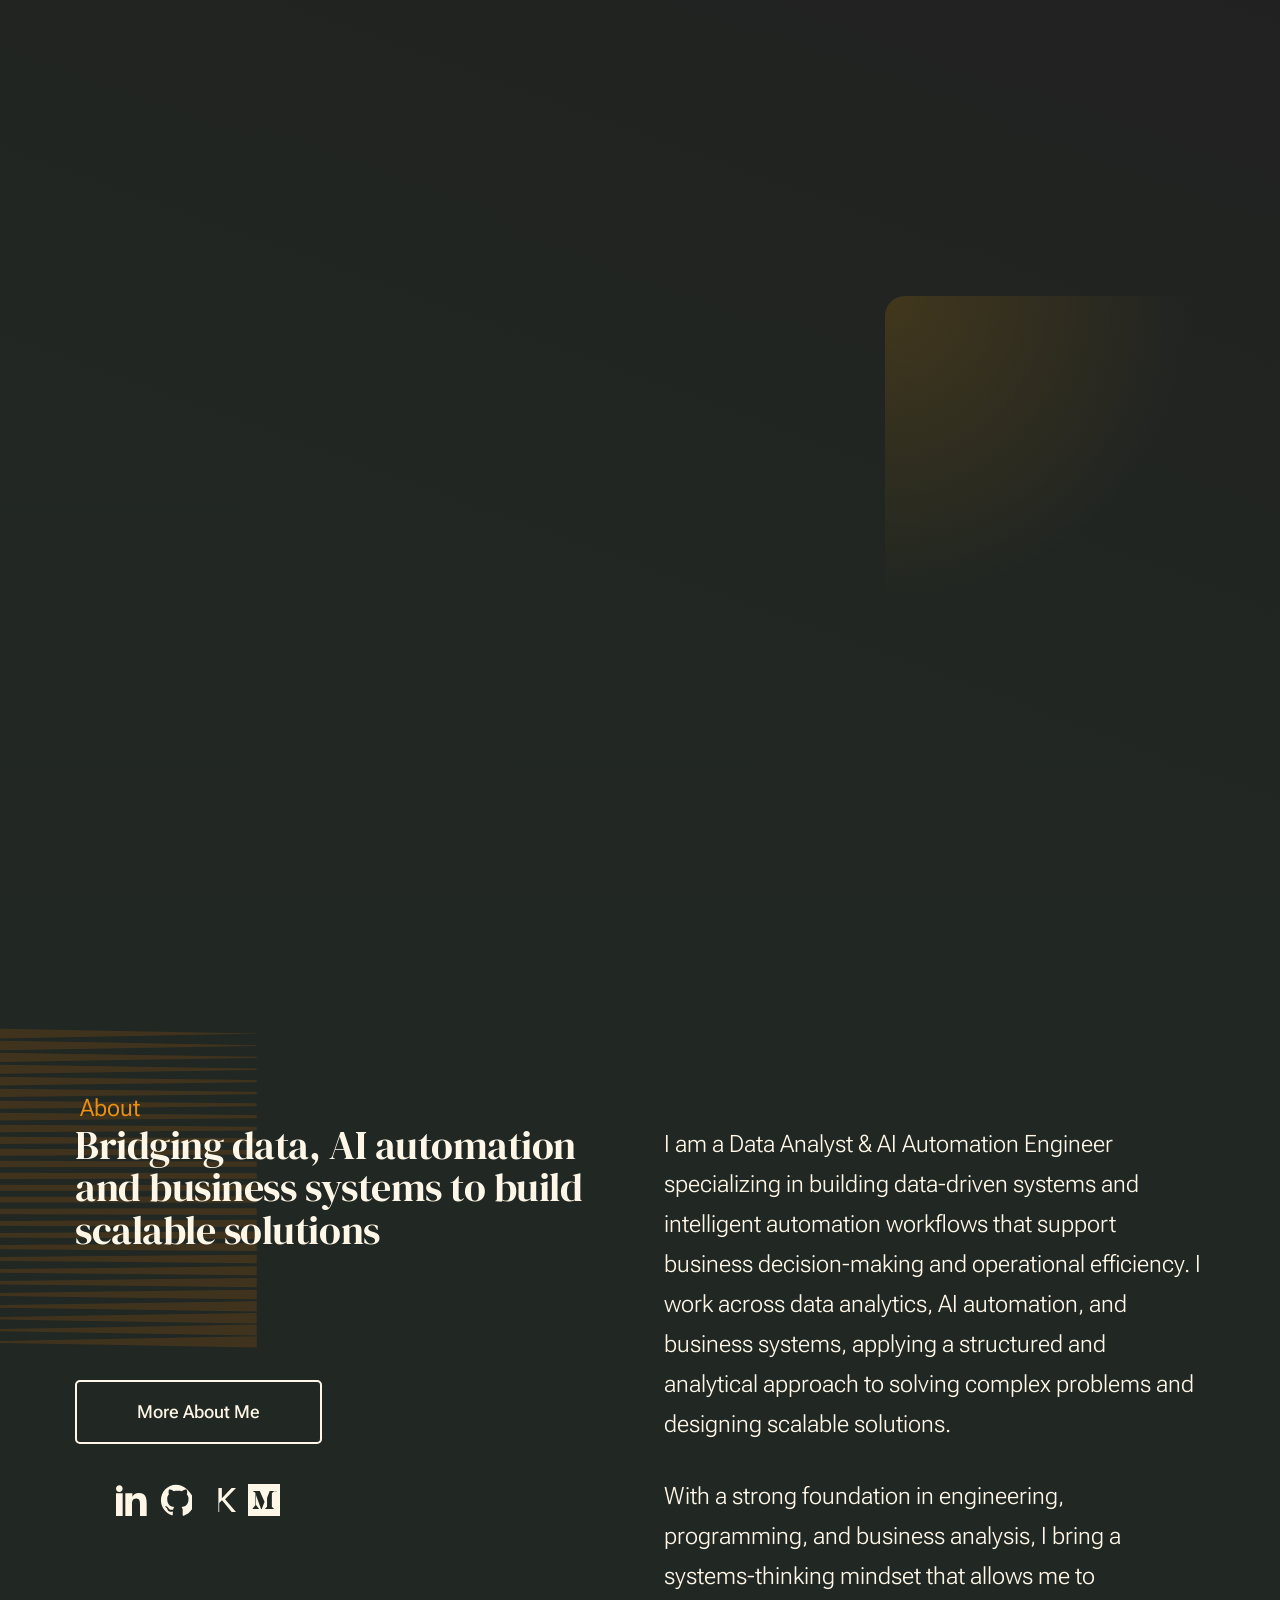
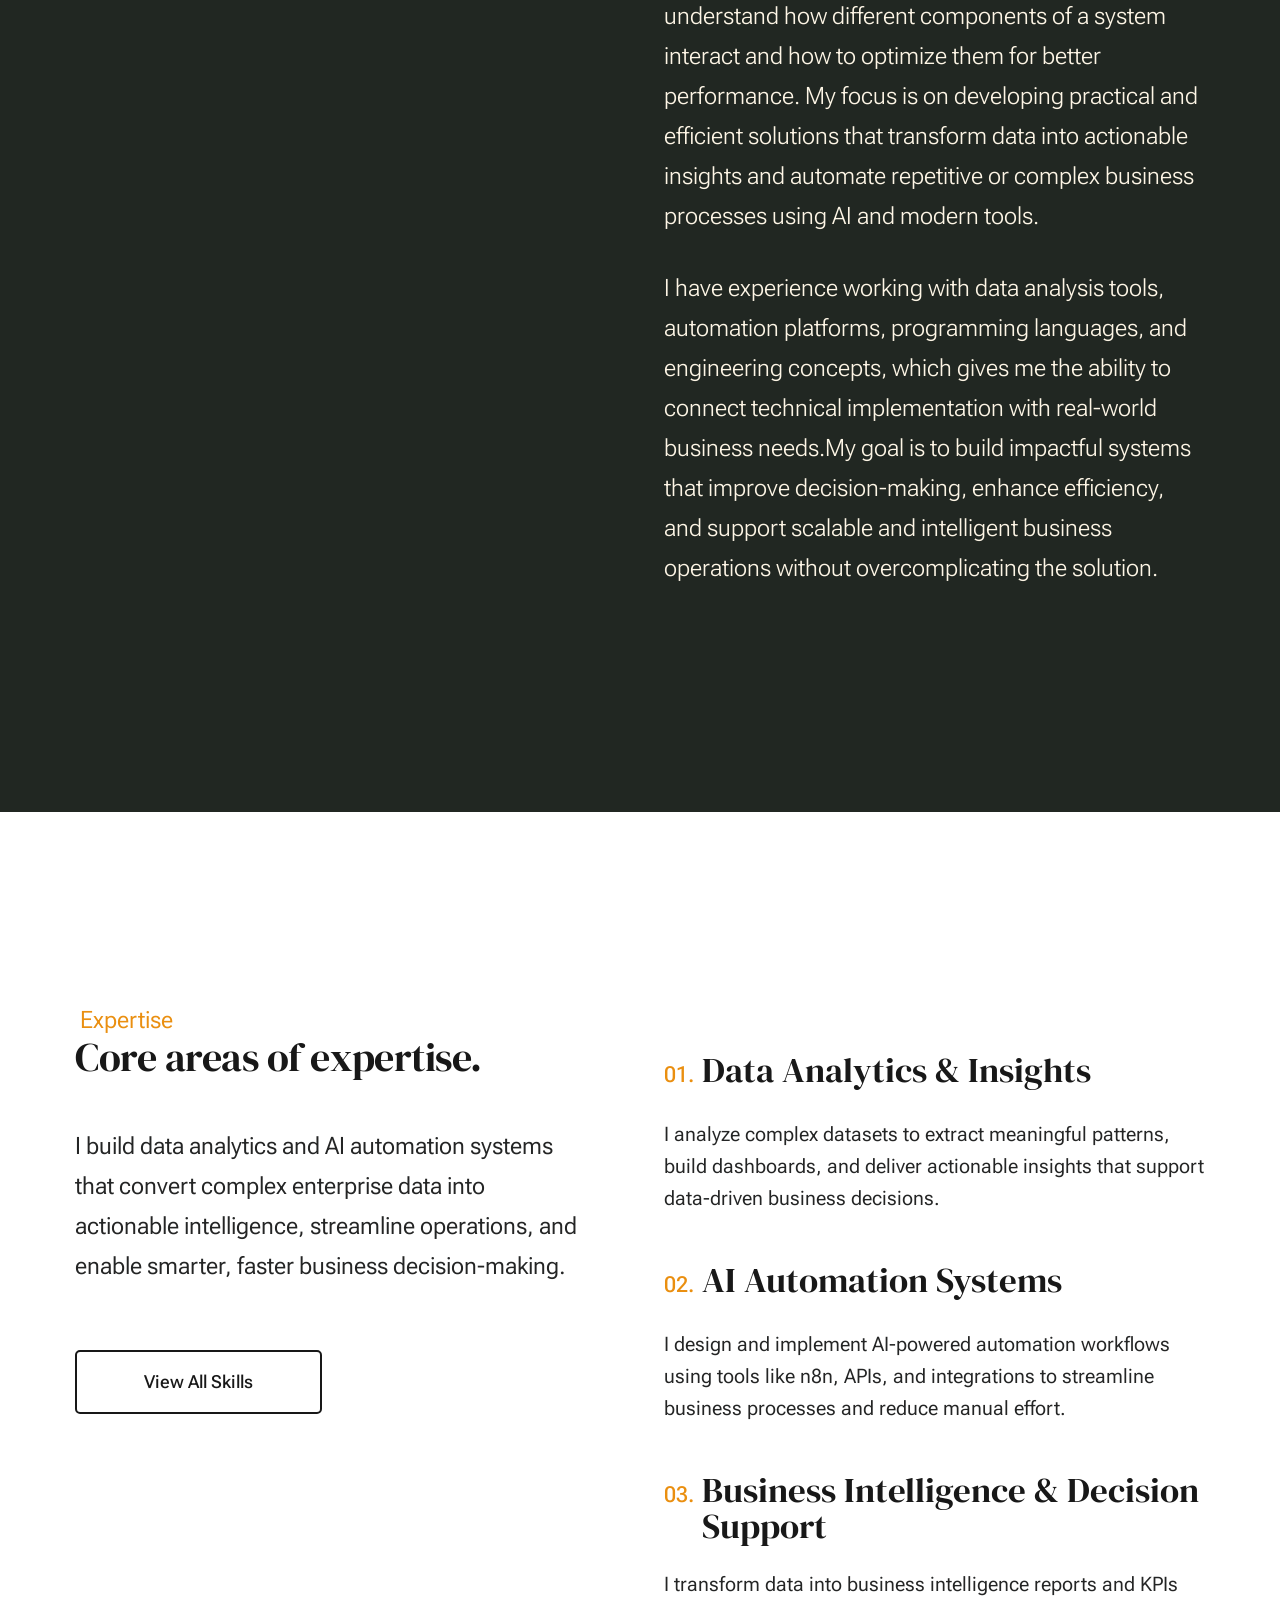
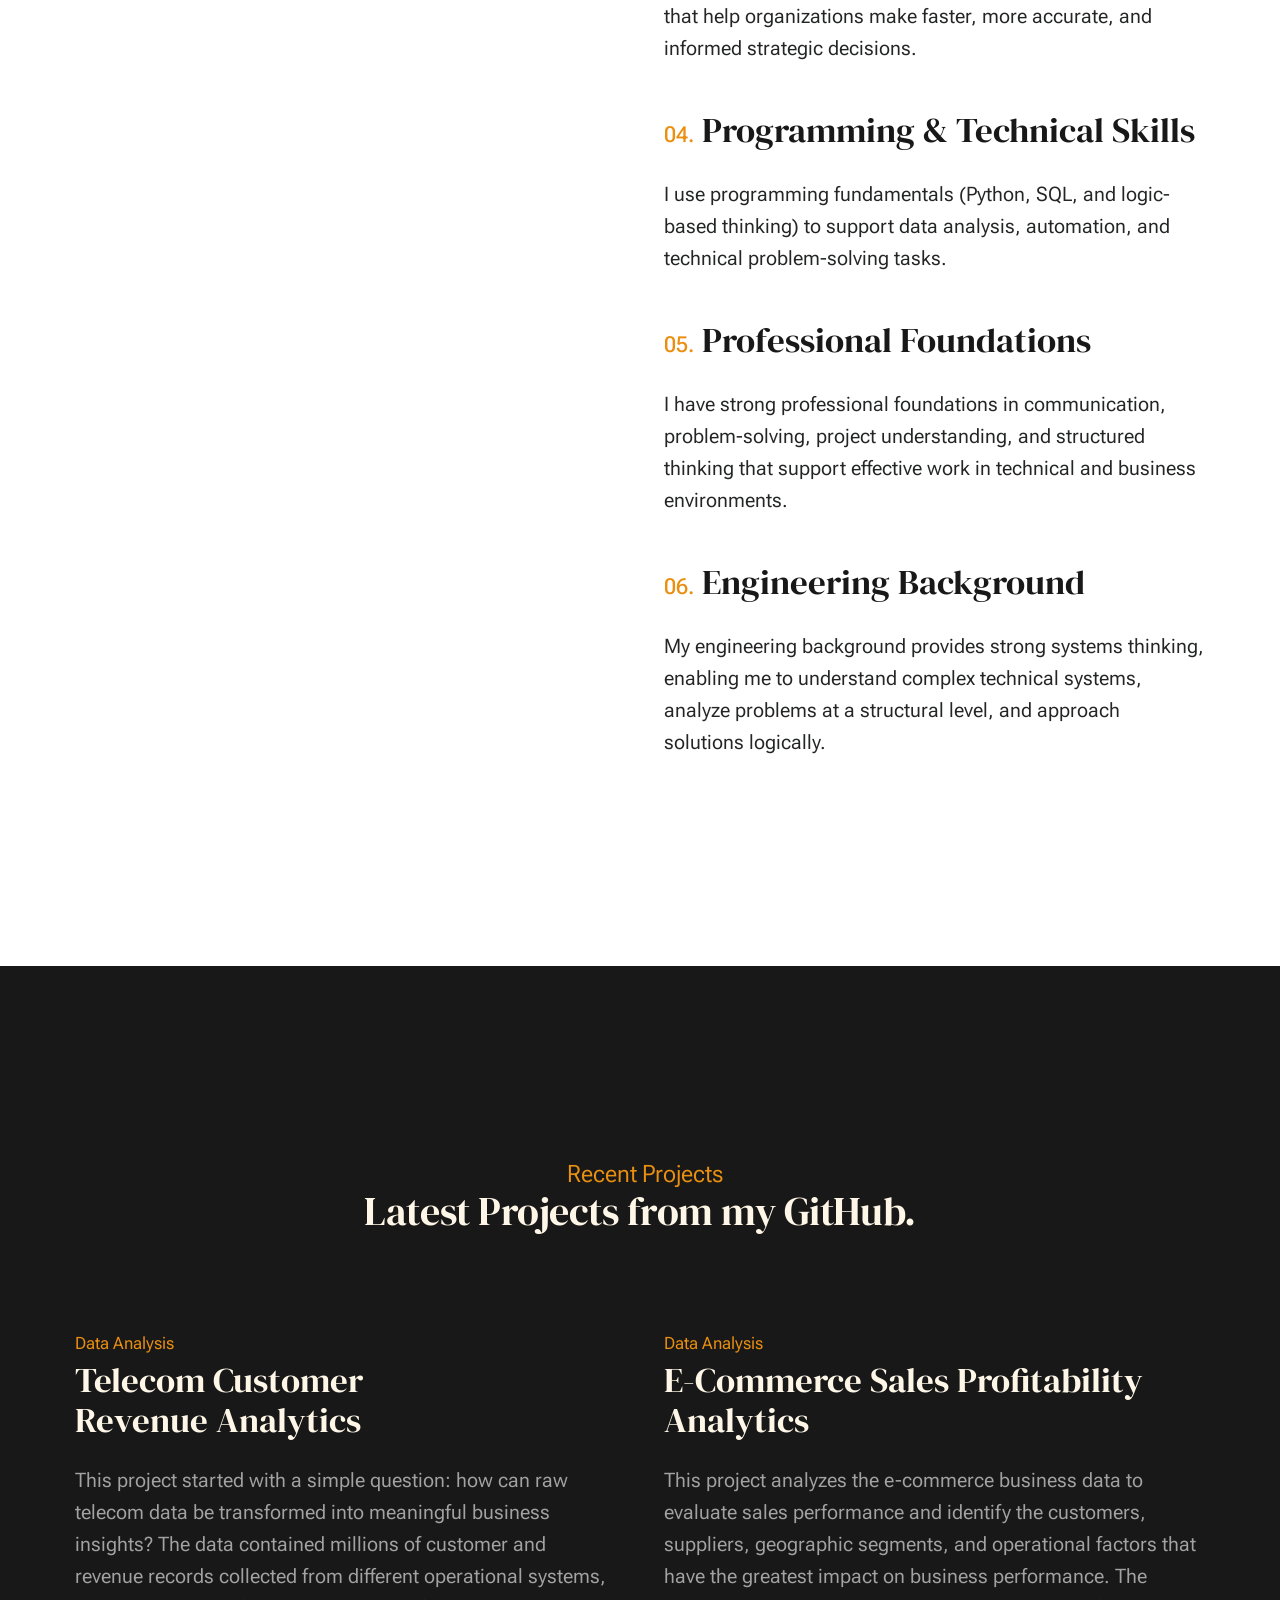
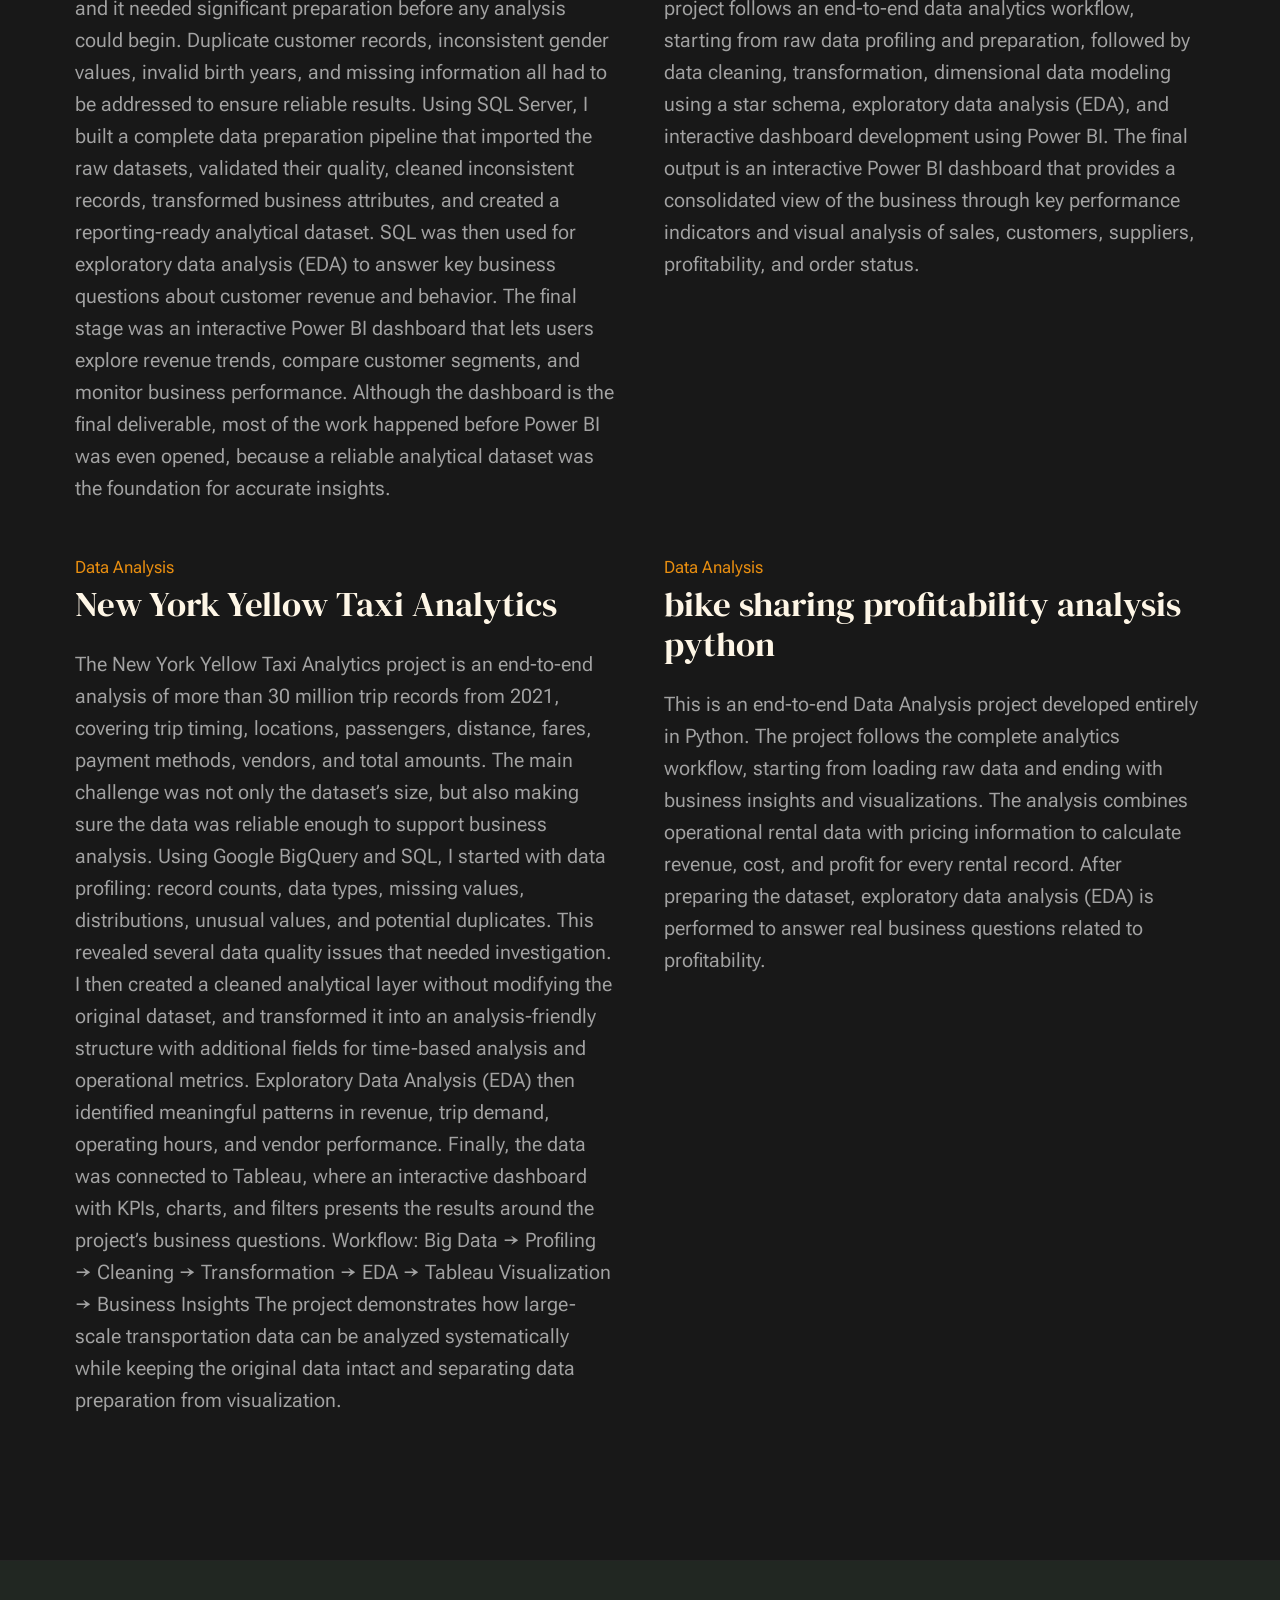
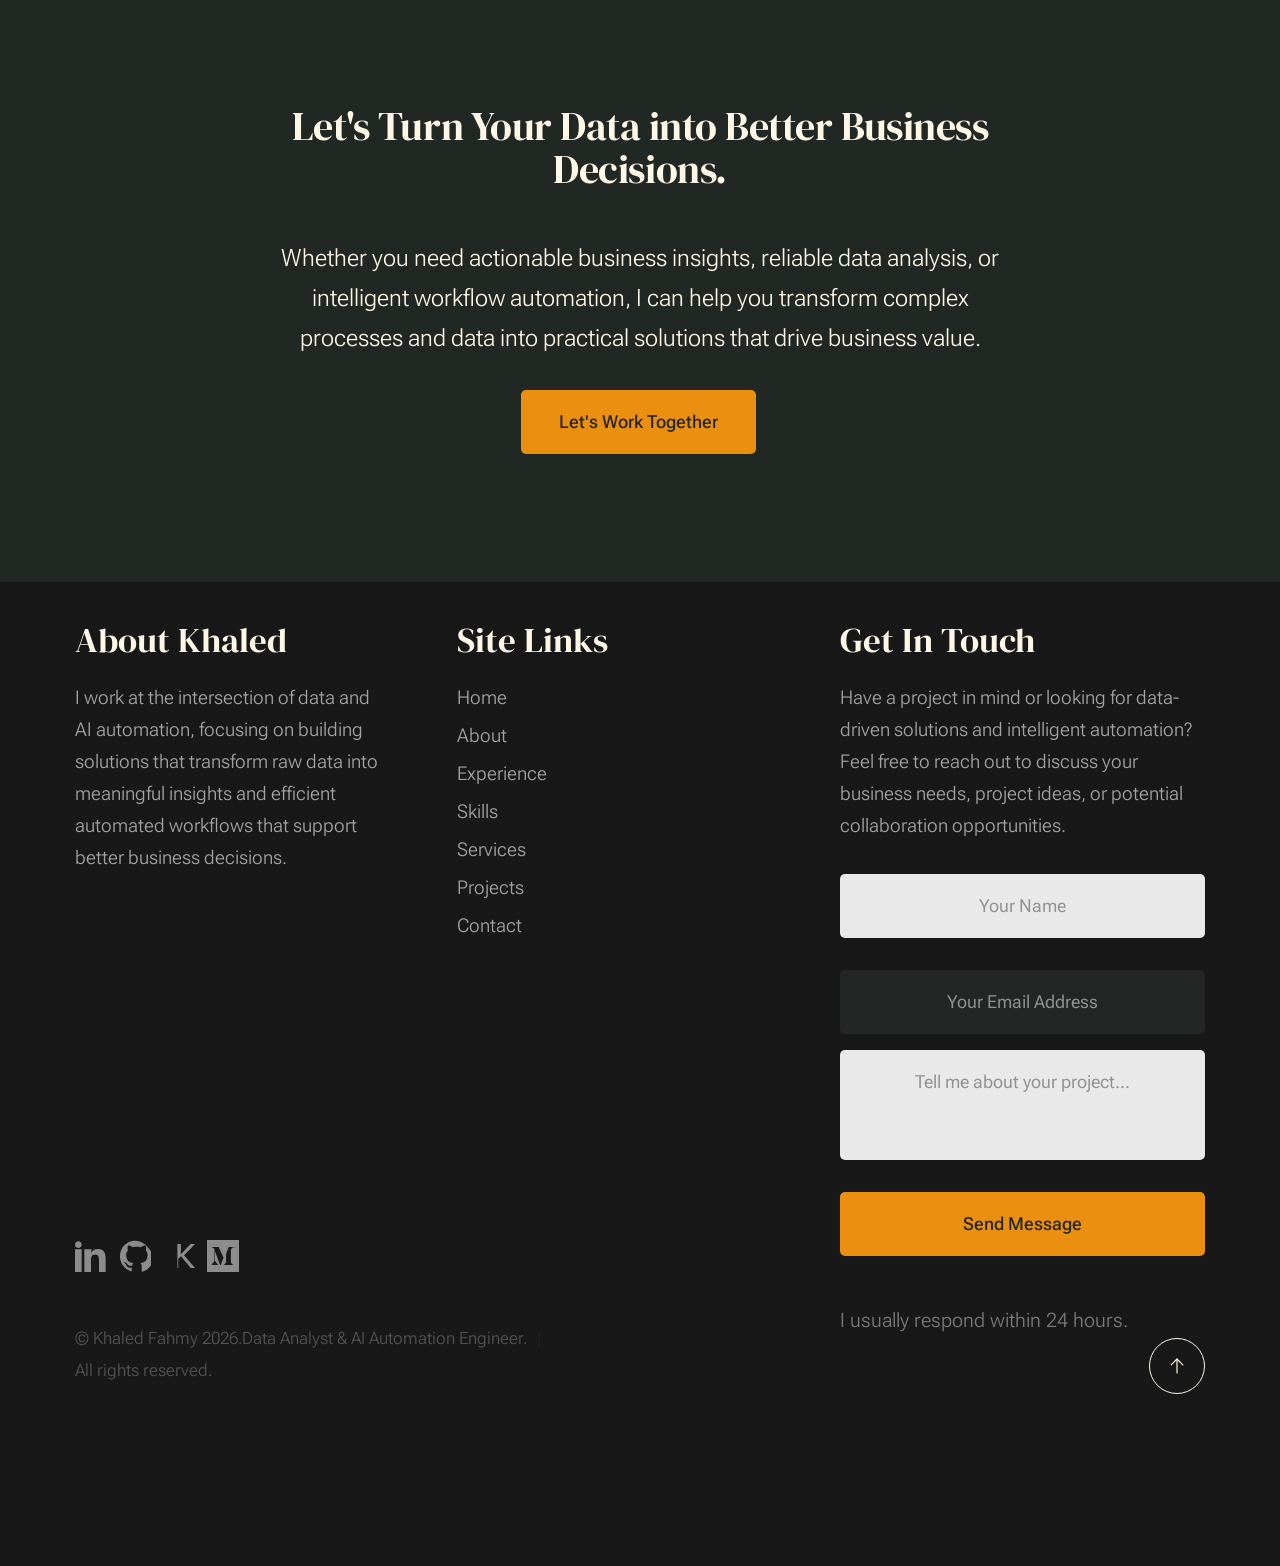
<file: index.html>
<!DOCTYPE html>
<html lang="en" class="no-js" >
<head>

    <!--- basic page needs
    ================================================== -->
    <meta charset="utf-8">
    <meta name="viewport" content="width=device-width, initial-scale=1">
    <title>Khaled</title>

    <script>
        document.documentElement.classList.remove('no-js');
        document.documentElement.classList.add('js');
    </script>

    <!-- CSS
    ================================================== -->
    <link rel="stylesheet" href="css/vendor.css">
    <link rel="stylesheet" href="css/styles.css">

    <!-- favicons
    ================================================== -->
    <link rel="apple-touch-icon" sizes="180x180" href="apple-touch-icon.png">
    <link rel="icon" type="image/png" sizes="32x32" href="favicon-32x32.png">
    <link rel="icon" type="image/png" sizes="16x16" href="favicon-16x16.png">
    <link rel="manifest" href="site.webmanifest">

</head>


<body id="top">

    
    <!-- preloader
    ================================================== -->
    <div id="preloader">
        <div id="loader" class="dots-fade">
            <div></div>
            <div></div>
            <div></div>
        </div>
    </div>


    <!-- page wrap
    ================================================== -->
    <div id="page" class="s-pagewrap ss-home">


        <!-- # site header 
        ================================================== -->
        <header class="s-header">

            <div class="row s-header__inner width-sixteen-col">

                <div class="s-header__block">
                    <div class="s-header__logo">
                        <a class="logo" href="index.html">
                            <img src="images/logoooo.png" alt="Homepage">
                        </a>
                    </div>

                    <a class="s-header__menu-toggle" href="#0"><span>Menu</span></a>
                </div> <!-- end s-header__block -->

                <nav class="s-header__nav">
    
                    <ul class="s-header__menu-links">
                        <li><a href="about.html">About</a></li>
                        <li><a href="experience.html">Experience</a></li>
                        <li><a href="skills.html">Skills</a></li>
                        <li><a href="services.html">Services</a></li>
                        <li><a href="blog.html">Projects</a></li>
                        <li><a href="contact.html">Contact</a></li>
                    </ul> <!-- s-header__menu-links -->

                    <div class="s-header__contact">
                        <a href="contact.html" class="btn btn--primary s-header__contact-btn">Let's Work Together</a>                        
                    </div> <!-- s-header__contact -->
    
                </nav> <!-- end s-header__nav -->

            </div> <!-- end s-header__inner -->

        </header> <!-- end s-header -->


        <!-- # site main content
        ================================================== -->
        <section id="content" class="s-content">

            <!-- intro
            ----------------------------------------------- -->
            <section id="intro" class="s-intro">

                <div class="row s-intro__content width-sixteen-col">

                    <div class="column lg-12 s-intro__content-inner grid-block">
                        
                        <div class="s-intro__content-text">
                            <div class="s-intro__content-pretitle text-pretitle">Hello, I'm Khaled</div>
                            <h1 class="s-intro__content-title">
                            Data Analyst & AI Automation Engineer<br>
                            I bridge data analytics and AI automation <br>
                            to design intelligent systems that optimize<br>
                            business processes, enhance decision-<br>
                            making and scale operations.
                            </h1>
                        </div> <!-- s-intro__content-text -->
                            
                        <div class="s-intro__content-media"> 
                            <div class="s-intro__content-media-inner">                               
                                <img src="images/intro-bg.jpg" srcset="images/intro-bg.jpg 1x, images/intro-bg@2x.jpg 2x" alt="">
                                <div class="lines">                               
                                    <span></span>                                  
                                </div>
                            </div>
                        </div> <!-- s-intro__content-media -->                      

        
                            
                        <div class="s-intro__scroll-down">
                            <a href="#about" class="smoothscroll">
                                <div class="scroll-icon">
                                    <svg xmlns="http://www.w3.org/2000/svg" viewBox="0 0 24 24" width="36" height="36" fill="none" stroke="#97b34a" stroke-width="1" stroke-linecap="round" stroke-linejoin="round">&lt;!--!  Atomicons Free 1.00 by @atisalab License - https://atomicons.com/license/ (Icons: CC BY 4.0) Copyright 2021 Atomicons --&gt;<polyline points="7 13 12 18 17 13"></polyline><line x1="12" y1="18" x2="12" y2="6"></line></svg>
                                </div>
                                <span>Scroll for more</span>
                            </a>
                        </div> <!-- s-intro__scroll-down -->
                        
                    </div> <!-- s-intro__content-inner -->

                </div> <!-- s-intro__content -->

            </section> <!-- end s-intro -->

            <!-- about
            ----------------------------------------------- -->
            <section id="about" class="s-about target-section">

                <div class="row s-about__content width-sixteen-col">
                    <div class="column grid-block grid-section-split">

                        <img src="images/geometric_shape.svg" alt="" class="s-about__content-imgbg">

                        <div class="section-header grid-section-split__header">
                            <div class="text-pretitle">About</div>                           
                            <h2 class="text-display-title">
                            Bridging data, AI automation <br>
                            and business systems to build<br>
                            scalable solutions
                            </h2>                           
                        </div> <!-- end section-header -->

                        <div class="s-about__content-main grid-section-split__primary">
                            <p class="attention-getter">
                           I am a Data Analyst & AI Automation Engineer specializing in building data-driven systems and
                            intelligent automation workflows that support business decision-making and operational efficiency.
                            I work across data analytics, AI automation, and business systems, applying a structured and 
                            analytical approach to solving complex problems and designing scalable solutions.


                            </p>

                            <p class="attention-getter">
                            With a strong foundation in engineering, programming, and business analysis, I 
                            bring a systems-thinking mindset that allows me to understand how different components of a 
                            system interact and how to optimize them for better performance.
                            My focus is on developing practical and efficient solutions that transform data into actionable
                            insights and automate repetitive or complex business processes using AI and modern tools.


                            </p>

                            <p class="attention-getter">
                           I have experience working with data analysis tools, automation platforms, programming languages, 
                           and engineering concepts, which gives me the ability to connect technical implementation with real-world 
                           business needs.My goal is to build impactful systems that improve decision-making, enhance efficiency, 
                           and support scalable and intelligent business operations without overcomplicating the solution.

                            </p>
                        </div> <!-- end s-about__content-main -->

                        <div class="s-about__content-btn grid-section-split__bottom">
                            <a href="about.html" class="btn btn--stroke u-fullwidth">More About Me</a>

                            <ul class="s-about__social social-list">
                                <li>
                                <a href="https://www.linkedin.com/in/khaled-el-sayed-ataya-3557873a2" target="_blank">
                                    <!-- LinkedIn Icon -->
                                    <svg xmlns="http://www.w3.org/2000/svg" width="24" height="24" viewBox="0 0 24 24">
                                     <path d="M4.98 3.5C4.98 4.88 3.87 6 2.5 6S0 4.88 0 3.5 1.12 1 2.5 1 4.98 2.12 4.98 3.5zM0 24h5V7H0v17zM7.5 7h4.8v2.3h.1c.67-1.2 2.3-2.5 4.7-2.5 5 0 5.9 3.3 5.9 7.6V24h-5v-8.5c0-2-.04-4.6-2.8-4.6-2.8 0-3.2 2.2-3.2 4.5V24h-5V7z"/>
                                    </svg>
                                    <span class="u-screen-reader-text">LinkedIn</span>
                                    </a>
                                  </li>
                                <li>
                                    <a href="https://github.com/Khaled-Fahmy" target="_blank">
                                        <!-- GitHub Icon -->
                                        <svg xmlns="http://www.w3.org/2000/svg" width="24" height="24" viewBox="0 0 24 24">
                                            <path d="M12 .5C5.7.5.7 5.7.7 12.2c0 5.2 3.4 9.6 8.1 11.2.6.1.8-.3.8-.6v-2.1c-3.3.7-4-1.6-4-1.6-.5-1.3-1.3-1.6-1.3-1.6-1.1-.8.1-.8.1-.8 1.2.1 1.9 1.3 1.9 1.3 1.1 1.9 2.9 1.4 3.6 1.1.1-.8.4-1.4.8-1.8-2.6-.3-5.3-1.4-5.3-6.2 0-1.4.5-2.6 1.3-3.5-.1-.3-.6-1.7.1-3.5 0 0 1.1-.4 3.6 1.3 1-.3 2-.4 3-.4s2 .1 3 .4c2.5-1.7 3.6-1.3 3.6-1.3.7 1.8.3 3.2.1 3.5.8.9 1.3 2.1 1.3 3.5 0 4.8-2.7 5.9-5.3 6.2.5.5.9 1.2.9 2.4v3.5c0 .3.2.7.8.6 4.7-1.6 8.1-6 8.1-11.2C23.3 5.7 18.3.5 12 .5z"/>
                                        </svg>
                                        <span class="u-screen-reader-text">GitHub</span>
                                    </a>
                                </li>
                               <li>
                                    <a href="https://www.kaggle.com/khaledtahafahmy1994" target="_blank">
                                        <svg role="img" width="24" height="24" viewBox="0 0 24 24" xmlns="http://www.w3.org/2000/svg">
                                            <title>Kaggle</title>
                                            <path d="M10.8 3h2.6v7.6l7.3-7.6h3.3l-8.2 8.5L24 21h-3.2l-7.3-8.9-2.1 2.1V21H10.8z"/>
                                        </svg>
                                        <span class="u-screen-reader-text">Kaggle</span>
                                    </a>
                                </li>
                                <li>
                                    <a href="https://medium.com/@khaledtahafahmy" target="_blank">
                                        <svg role="img" width="24" height="24" viewBox="0 0 24 24" xmlns="http://www.w3.org/2000/svg">
                                            <title>Medium</title>
                                            <path d="M0 0v24h24V0H0zm19.5 5.5l-1.4 1.3c-.1.1-.2.3-.2.5v9.4c0 .2.1.4.2.5l1.3 1.3v.3h-6.6v-.3l1.4-1.4c.1-.1.1-.2.1-.5V8.5l-4 10.2h-.5L6 8.5v6.8c0 .3.1.7.3.9l1.8 2.2v.3H3.5v-.3l1.8-2.2c.2-.2.3-.5.3-.9V7.2c0-.3-.1-.6-.3-.8L3.7 5.5V5.2h5.1l4 9.1 3.5-9.1h5.2v.3z"/>
                                        </svg>
                                        <span class="u-screen-reader-text">Medium</span>
                                    </a>
                                </li>
                               

                            </ul> <!-- end s-footer__social -->
                        </div> <!-- end s-about__content-btn -->
                    
                    </div> <!-- content-inner -->
                </div>
                
            </section> <!-- end s-about -->

            <!-- expertise
            ----------------------------------------------- -->
            <section id="expertise" class="s-expertise">

                <div class="row s-expertise__content width-sixteen-col">
                    <div class="column xl-12 grid-block grid-section-split">

                        <div class="section-header grid-section-split__header">
                            <div class="text-pretitle">Expertise</div>                           
                            <h2 class="text-display-title">
                            Core areas of expertise.
                            </h2>     
                            
                            <p class="lead">
                            I build data analytics and AI automation systems that convert complex enterprise data into actionable intelligence, streamline operations, and enable smarter, faster business decision-making.                            </p>
                        </div> <!-- end section-header -->

                        <div class="s-expertise__content-main grid-section-split__primary">

                            <div class="grid-list-items list-items show-ctr">
                                <div class="grid-list-items__item list-items__item">
                                    <div class="grid-list-items__title list-items__item-header">
                                        <h3 class="list-items__item-title">Data Analytics & Insights</h3>
                                    </div>
                                    <div class="grid-list-items__text list-items__item-text">
                                        <p>
                                        I analyze complex datasets to extract meaningful patterns, build dashboards, and deliver actionable insights that support data-driven business decisions.
                                        </p>
                                    </div>
                                </div> <!-- list-item -->
                                <div class="grid-list-items__item list-items__item">
                                    <div class="grid-list-items__title list-items__item-header">
                                        <h3 class="list-items__item-title">AI Automation Systems</h3>
                                    </div>
                                    <div class="grid-list-items__text list-items__item-text">
                                        <p>
                                        I design and implement AI-powered automation workflows using tools like n8n, APIs, and integrations to streamline business processes and reduce manual effort.
                                        </p>
                                    </div>
                                </div> <!-- list-expertise__item -->
                                <div class="grid-list-items__item list-items__item">
                                    <div class="grid-list-items__title list-items__item-header">
                                        <h3 class="list-items__item-title">Business Intelligence & Decision Support</h3>
                                    </div>
                                    <div class="grid-list-items__text list-items__item-text">
                                        <p>
                                        I transform data into business intelligence reports and KPIs that help organizations make faster, more accurate, and informed strategic decisions.
                                        </p>
                                    </div>
                                </div> <!-- list-expertise__item -->
                                <div class="grid-list-items__item list-items__item">
                                    <div class="grid-list-items__title list-items__item-header">
                                        <h3 class="list-items__item-title">Programming & Technical Skills</h3>
                                    </div>
                                    <div class="grid-list-items__text list-items__item-text">
                                        <p>
                                        I use programming fundamentals (Python, SQL, and logic-based thinking) to support data analysis, automation, and technical problem-solving tasks.                                        </p>
                                    </div>
                                    </div> <!-- list-expertise__item -->
                                <div class="grid-list-items__item list-items__item">
                                    <div class="grid-list-items__title list-items__item-header">
                                        <h3 class="list-items__item-title">Professional Foundations</h3>
                                    </div>
                                    <div class="grid-list-items__text list-items__item-text">
                                        <p>
                                        I have strong professional foundations in communication, problem-solving, project understanding, and structured thinking that support effective work in technical and business environments.                                    </div>
                                </div> <!-- list-expertise__item -->
                                <div class="grid-list-items__item list-items__item">
                                    <div class="grid-list-items__title list-items__item-header">
                                        <h3 class="list-items__item-title">Engineering Background</h3>
                                    </div>
                                    <div class="grid-list-items__text list-items__item-text">
                                        <p>
                                        My engineering background provides strong systems thinking, enabling me to understand complex technical systems, analyze problems at a structural level, and approach solutions logically.                                        </p>
                                    </div>
                                </div> <!-- list-expertise__item -->

                            </div> <!-- grid-list-items -->
                        </div> <!-- end s-expertise__content-main -->

                        <div class="s-expertise__content-btn grid-section-split__bottom">
                            <a href="skills.html" class="btn btn--stroke u-fullwidth">View All Skills</a>
                        </div> <!-- end s-about__content-btn -->

                    </div> <!-- end grid-block-->
                </div> <!-- end s-expertise__content -->

            </section> <!-- end s-expertise -->

            <!-- # journal
        ================================================== -->
        <section id="journal" class="s-journal">

            <div class="row s-journal__content width-sixteen-col">
                <div class="column xl-12 grid-block">

                    <div class="grid-full section-header text-center">
                        <div class="text-pretitle">Recent Projects</div>                           
                        <h2 class="text-display-title">
                        Latest Projects from my GitHub.
                        </h2>  
                    </div> <!-- end section-header --> 

                    <div class="grid-full s-journal__content-main grid-list-items">

                        <div class="grid-list-items__item blog-card">
                            <div class="blog-card__header">
                                <div class="blog-card__cat-links">
                                    <a href="https://github.com/khaledtahafahmy-dev">Data Analysis</a>
                                </div>
                                <h3 class="blog-card__title"><a href="https://www.dreamhost.com/r.cgi?287326">Telecom Customer<br>Revenue Analytics</a></h3>
                            </div>
                            <div class="blog-card__text">
                                <p>
                                This project started with a simple question: how can raw telecom data be transformed into meaningful business insights? The data contained millions of customer and revenue records collected from different operational systems, and it needed significant preparation before any analysis could begin. Duplicate customer records, inconsistent gender values, invalid birth years, and missing information all had to be addressed to ensure reliable results.
                                Using SQL Server, I built a complete data preparation pipeline that imported the raw datasets, validated their quality, cleaned inconsistent records, transformed business attributes, and created a reporting-ready analytical dataset. SQL was then used for exploratory data analysis (EDA) to answer key business questions about customer revenue and behavior.
                                The final stage was an interactive Power BI dashboard that lets users explore revenue trends, compare customer segments, and monitor business performance. Although the dashboard is the final deliverable, most of the work happened before Power BI was even opened, because a reliable analytical dataset was the foundation for accurate insights.
                                </p>
                            </div>
                        </div> <!-- end blog-card -->
                        <div class="grid-list-items__item blog-card">
                            <div class="blog-card__header">
                                <div class="blog-card__cat-links">
                                    <a href="https://github.com/khaledtahafahmy-dev">Data Analysis</a>
                                </div>
                                <h3 class="blog-card__title"><a href="single.html">E-Commerce Sales Profitability Analytics</a></h3>
                            </div>
                            <div class="blog-card__text">
                                <p>
                                This project analyzes the e-commerce business data to evaluate sales performance and identify the customers, suppliers, geographic segments, and operational factors that have the greatest impact on business performance.
                                The project follows an end-to-end data analytics workflow, starting from raw data profiling and preparation, followed by data cleaning, transformation, dimensional data modeling using a star schema, exploratory data analysis (EDA), and interactive dashboard development using Power BI.
                                The final output is an interactive Power BI dashboard that provides a consolidated view of the business through key performance indicators and visual analysis of sales, customers, suppliers, profitability, and order status.
                                </p>
                            </div>
                        </div> <!-- end blog-card -->
                        <div class="grid-list-items__item blog-card">
                            <div class="blog-card__header">
                                <div class="blog-card__cat-links">
                                    <a href="https://github.com/khaledtahafahmy-dev">Data Analysis</a>
                                </div>
                                <h3 class="blog-card__title"><a href="single.html">New York Yellow Taxi Analytics</a></h3>
                            </div>
                            <div class="blog-card__text">
                                <p>
                               The New York Yellow Taxi Analytics project is an end-to-end analysis of more than 30 million trip records from 2021, covering trip timing, locations, passengers, distance, fares, payment methods, vendors, and total amounts. The main challenge was not only the dataset’s size, but also making sure the data was reliable enough to support business analysis.
                                Using Google BigQuery and SQL, I started with data profiling: record counts, data types, missing values, distributions, unusual values, and potential duplicates. This revealed several data quality issues that needed investigation. I then created a cleaned analytical layer without modifying the original dataset, and transformed it into an analysis-friendly structure with additional fields for time-based analysis and operational metrics.
                                Exploratory Data Analysis (EDA) then identified meaningful patterns in revenue, trip demand, operating hours, and vendor performance. Finally, the data was connected to Tableau, where an interactive dashboard with KPIs, charts, and filters presents the results around the project’s business questions.
                                Workflow: Big Data → Profiling → Cleaning → Transformation → EDA → Tableau Visualization → Business Insights
                                The project demonstrates how large-scale transportation data can be analyzed systematically while keeping the original data intact and separating data preparation from visualization.
                                </p>
                            </div>
                        </div> <!-- end blog card -->
                        <div class="grid-list-items__item blog-card">
                            <div class="blog-card__header">
                                <div class="blog-card__cat-links">
                                    <a href="https://github.com/khaledtahafahmy-dev">Data Analysis</a>
                                </div>
                                <h3 class="blog-card__title"><a href="single.html">bike sharing profitability analysis python</a></h3>
                            </div>
                            <div class="blog-card__text">
                                <p>
                                This is an end-to-end Data Analysis project developed entirely in Python. The project follows the complete analytics workflow, starting from loading raw data and ending with business insights and visualizations.
                                The analysis combines operational rental data with pricing information to calculate revenue, cost, and profit for every rental record. After preparing the dataset, exploratory data analysis (EDA) is performed to answer real business questions related to profitability.
                                </p>
                            </div>
                        </div> <!-- end blog-card -->

                    </div> <!-- end grid-list-items -->

                </div> <!-- end grid-block-->
            </div> <!-- end s-journal__content -->

        </section> <!-- end s-journal -->

                                
                
        <!-- # cta
        ================================================== -->
        <section id="cta" class="s-cta">

            <div class="row row-x-center text-center">
                <div class="column xl-8 lg-12">

                    <div class="s-cta__content">
                        <h2 class="text-display-title">
                        Let's Turn Your Data into Better Business Decisions.                        </h2>
                        <p class="lead">
                        Whether you need actionable business insights, reliable data analysis, or intelligent workflow automation, I can help you transform complex processes and data into practical solutions that drive business value.                        </p>
                        <a href="contact.html" class="btn btn--primary">Let's Work Together</a>
                    </div>

                </div>
            </div>

        </section> <!-- end s-cta -->

        

        <!-- # footer 
        ================================================== -->
        <footer class="s-footer">
            <div class="row s-footer__content">
                <div class="column xl-6 lg-6 md-12 s-footer__block s-footer__about">                    
                    <h3>About Khaled</h3>
                    <p>
                    I work at the intersection of data and AI automation, focusing on building solutions that transform raw data into meaningful insights and efficient automated workflows that support better business decisions.
                    </p>               
                </div>                
                <div class="column xl-3 lg-6 md-12 s-footer__block s-footer__site-links">
                    <h3>Site Links</h3>
                    <ul class="link-list">
                        <li><a href="index.html">Home</a></li>
                        <li><a href="about.html">About</a></li>
                        <li><a href="experience.html">Experience</a></li>
                        <li><a href="skills.html">Skills</a></li>
                        <li><a href="services.html">Services</a></li>
                        <li><a href="blog.html">Projects</a></li>
                        <li><a href="contact.html">Contact</a></li>
                        
                    </ul>
                </div>
                <div class="column xl-3 lg-6 md-12 tab-12 s-footer__block s-footer__newsletter">

    <h3>Get In Touch</h3>

    <p>
        Have a project in mind or looking for data-driven solutions and intelligent automation? Feel free to reach out to discuss your business needs, project ideas, or potential collaboration opportunities.
    </p>

   <div class="subscribe-form">

    <form
        action="https://formspree.io/f/mwlobrdp"
        method="POST"
        class="mc-form"
    >

        <!-- Name -->
        <input
            type="text"
            name="name"
            class="u-fullwidth text-center"
            placeholder="Your Name"
            required
        >

        <!-- Email -->
        <input
            type="email"
            name="email"
            class="u-fullwidth text-center"
            placeholder="Your Email Address"
            required
        >

        <!-- Message -->
        <textarea
            name="message"
            class="u-fullwidth text-center"
            placeholder="Tell me about your project..."
            rows="4"
            required
        ></textarea>

        <!-- Subject -->
        <input
            type="hidden"
            name="_subject"
            value="New Portfolio Contact Message"
        >

        <!-- Submit -->
        <input
            type="submit"
            value="Send Message"
            class="btn btn--primary btn--small u-fullwidth"
        >

    </form>

    <p style="opacity: 0.7; font-size: 2rem;">
        I usually respond within 24 hours.
    </p>

</div>

</div>
            </div>    
            
            <div class="row s-footer__bottom">
                <div class="column xl-6 lg-12">
                    <ul class="s-footer__social social-list">
                       <li>
                                <a href="https://www.linkedin.com/in/khaled-el-sayed-ataya-3557873a2" target="_blank">
                                    <!-- LinkedIn Icon -->
                                    <svg xmlns="http://www.w3.org/2000/svg" width="24" height="24" viewBox="0 0 24 24">
                                     <path d="M4.98 3.5C4.98 4.88 3.87 6 2.5 6S0 4.88 0 3.5 1.12 1 2.5 1 4.98 2.12 4.98 3.5zM0 24h5V7H0v17zM7.5 7h4.8v2.3h.1c.67-1.2 2.3-2.5 4.7-2.5 5 0 5.9 3.3 5.9 7.6V24h-5v-8.5c0-2-.04-4.6-2.8-4.6-2.8 0-3.2 2.2-3.2 4.5V24h-5V7z"/>
                                    </svg>
                                    <span class="u-screen-reader-text">LinkedIn</span>
                                    </a>
                                  </li>
                                <li>
                                    <a href="https://github.com/Khaled-Fahmy" target="_blank">
                                        <!-- GitHub Icon -->
                                        <svg xmlns="http://www.w3.org/2000/svg" width="24" height="24" viewBox="0 0 24 24">
                                            <path d="M12 .5C5.7.5.7 5.7.7 12.2c0 5.2 3.4 9.6 8.1 11.2.6.1.8-.3.8-.6v-2.1c-3.3.7-4-1.6-4-1.6-.5-1.3-1.3-1.6-1.3-1.6-1.1-.8.1-.8.1-.8 1.2.1 1.9 1.3 1.9 1.3 1.1 1.9 2.9 1.4 3.6 1.1.1-.8.4-1.4.8-1.8-2.6-.3-5.3-1.4-5.3-6.2 0-1.4.5-2.6 1.3-3.5-.1-.3-.6-1.7.1-3.5 0 0 1.1-.4 3.6 1.3 1-.3 2-.4 3-.4s2 .1 3 .4c2.5-1.7 3.6-1.3 3.6-1.3.7 1.8.3 3.2.1 3.5.8.9 1.3 2.1 1.3 3.5 0 4.8-2.7 5.9-5.3 6.2.5.5.9 1.2.9 2.4v3.5c0 .3.2.7.8.6 4.7-1.6 8.1-6 8.1-11.2C23.3 5.7 18.3.5 12 .5z"/>
                                        </svg>
                                        <span class="u-screen-reader-text">GitHub</span>
                                    </a>
                                </li>
                               <li>
                                    <a href="https://www.kaggle.com/khaledtahafahmy1994" target="_blank">
                                        <svg role="img" width="24" height="24" viewBox="0 0 24 24" xmlns="http://www.w3.org/2000/svg">
                                            <title>Kaggle</title>
                                            <path d="M10.8 3h2.6v7.6l7.3-7.6h3.3l-8.2 8.5L24 21h-3.2l-7.3-8.9-2.1 2.1V21H10.8z"/>
                                        </svg>
                                        <span class="u-screen-reader-text">Kaggle</span>
                                    </a>
                                </li>
                                <li>
                                    <a href="https://medium.com/@khaledtahafahmy" target="_blank">
                                        <svg role="img" width="24" height="24" viewBox="0 0 24 24" xmlns="http://www.w3.org/2000/svg">
                                            <title>Medium</title>
                                            <path d="M0 0v24h24V0H0zm19.5 5.5l-1.4 1.3c-.1.1-.2.3-.2.5v9.4c0 .2.1.4.2.5l1.3 1.3v.3h-6.6v-.3l1.4-1.4c.1-.1.1-.2.1-.5V8.5l-4 10.2h-.5L6 8.5v6.8c0 .3.1.7.3.9l1.8 2.2v.3H3.5v-.3l1.8-2.2c.2-.2.3-.5.3-.9V7.2c0-.3-.1-.6-.3-.8L3.7 5.5V5.2h5.1l4 9.1 3.5-9.1h5.2v.3z"/>
                                        </svg>
                                        <span class="u-screen-reader-text">Medium</span>
                                    </a>
                                </li>
                                
                </div>
                <div class="column xl-6 lg-12">
                    <p class="ss-copyright">
                        <span>© Khaled Fahmy 2026.Data Analyst & AI Automation Engineer.</span> 
                        <span> All rights reserved.</span>
                    </p>
                </div>

                <div class="ss-go-top">
                    <a class="smoothscroll" title="Back to Top" href="#top">
                        <svg xmlns="http://www.w3.org/2000/svg" viewBox="0 0 24 24" width="36" height="36" fill="none" stroke="#ffffff" stroke-width="1" stroke-linecap="round" stroke-linejoin="round">&lt;!--!  Atomicons Free 1.00 by @atisalab License - https://atomicons.com/license/ (Icons: CC BY 4.0) Copyright 2021 Atomicons --&gt;<polyline points="17 11 12 6 7 11"></polyline><line x1="12" y1="18" x2="12" y2="6"></line></svg>
                    </a>
                </div> <!-- end ss-go-top -->
            </div>
            
        </footer> <!-- end s-footer -->

    </div> <!-- end page-wrap -->

    <!-- Java Script
    ================================================== -->
    <script src="js/plugins.js"></script>
    <script src="js/main.js"></script>

</body>
</html>
</file>
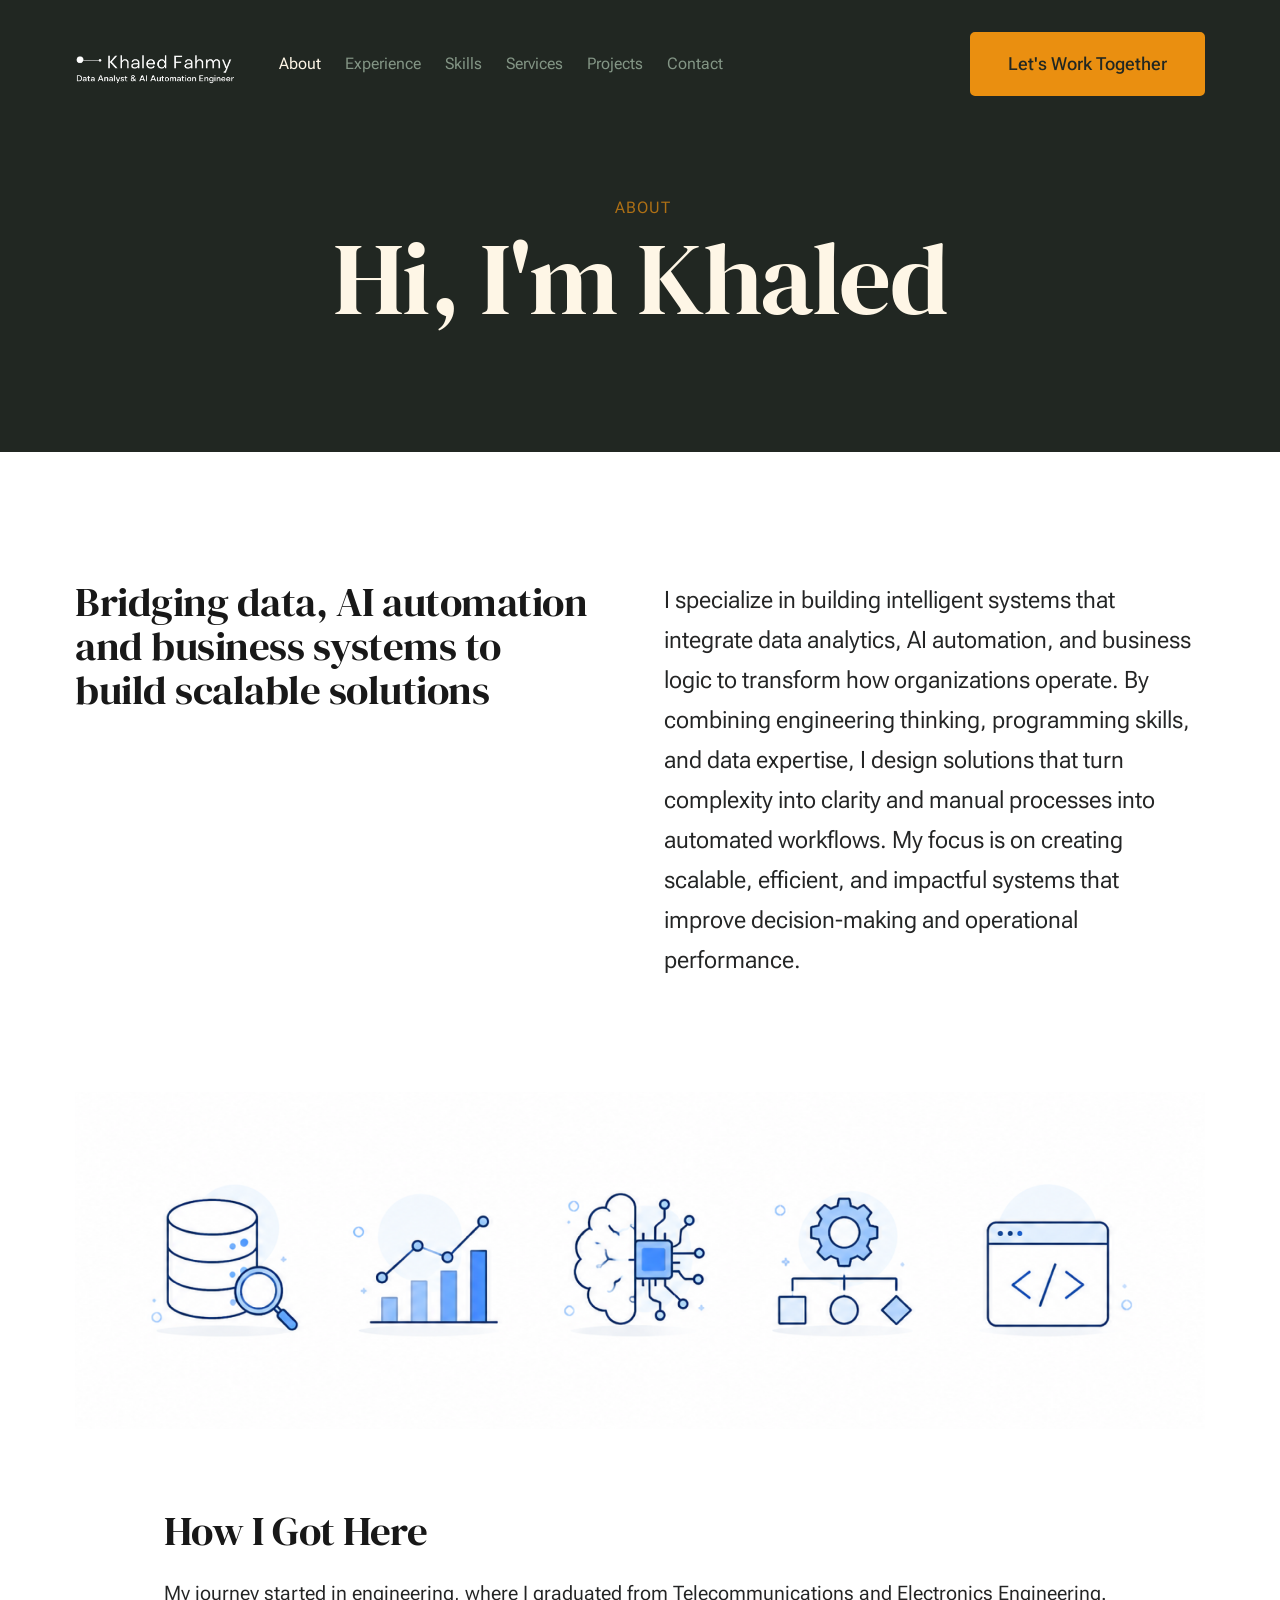
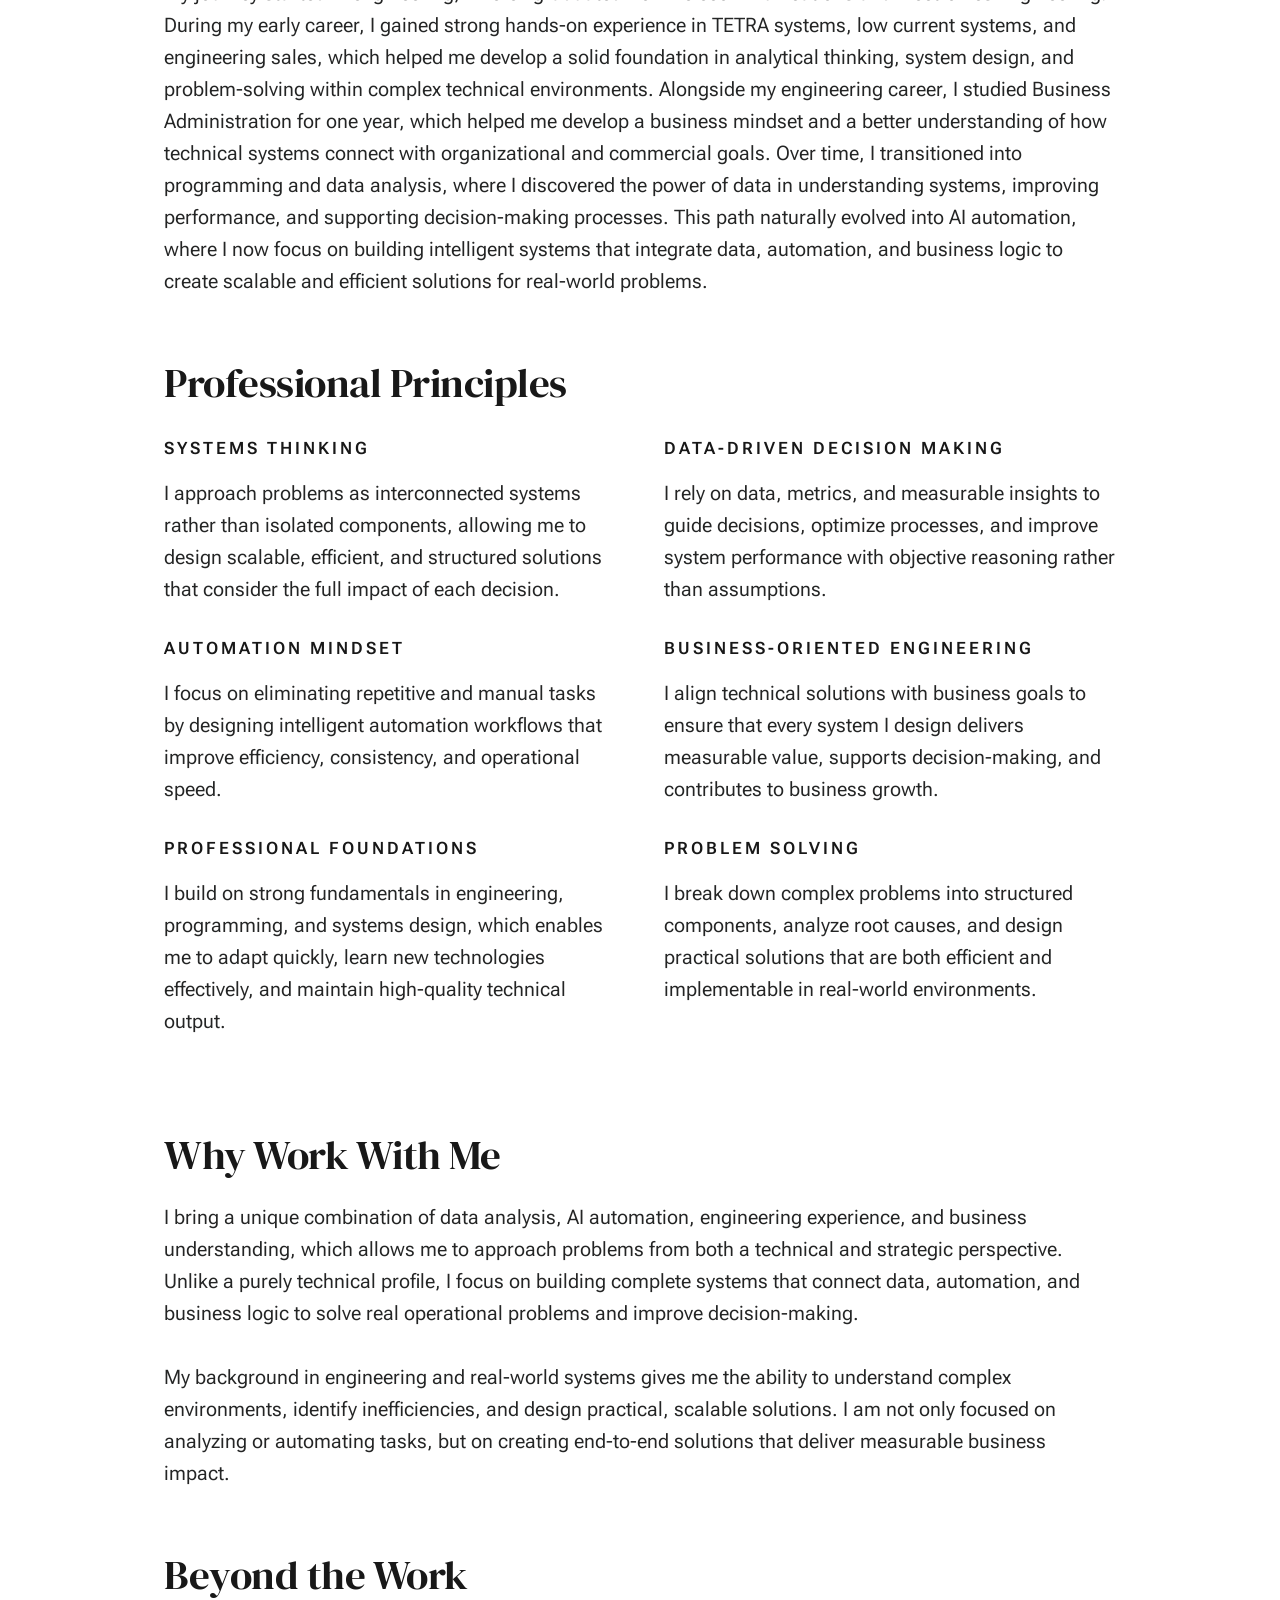
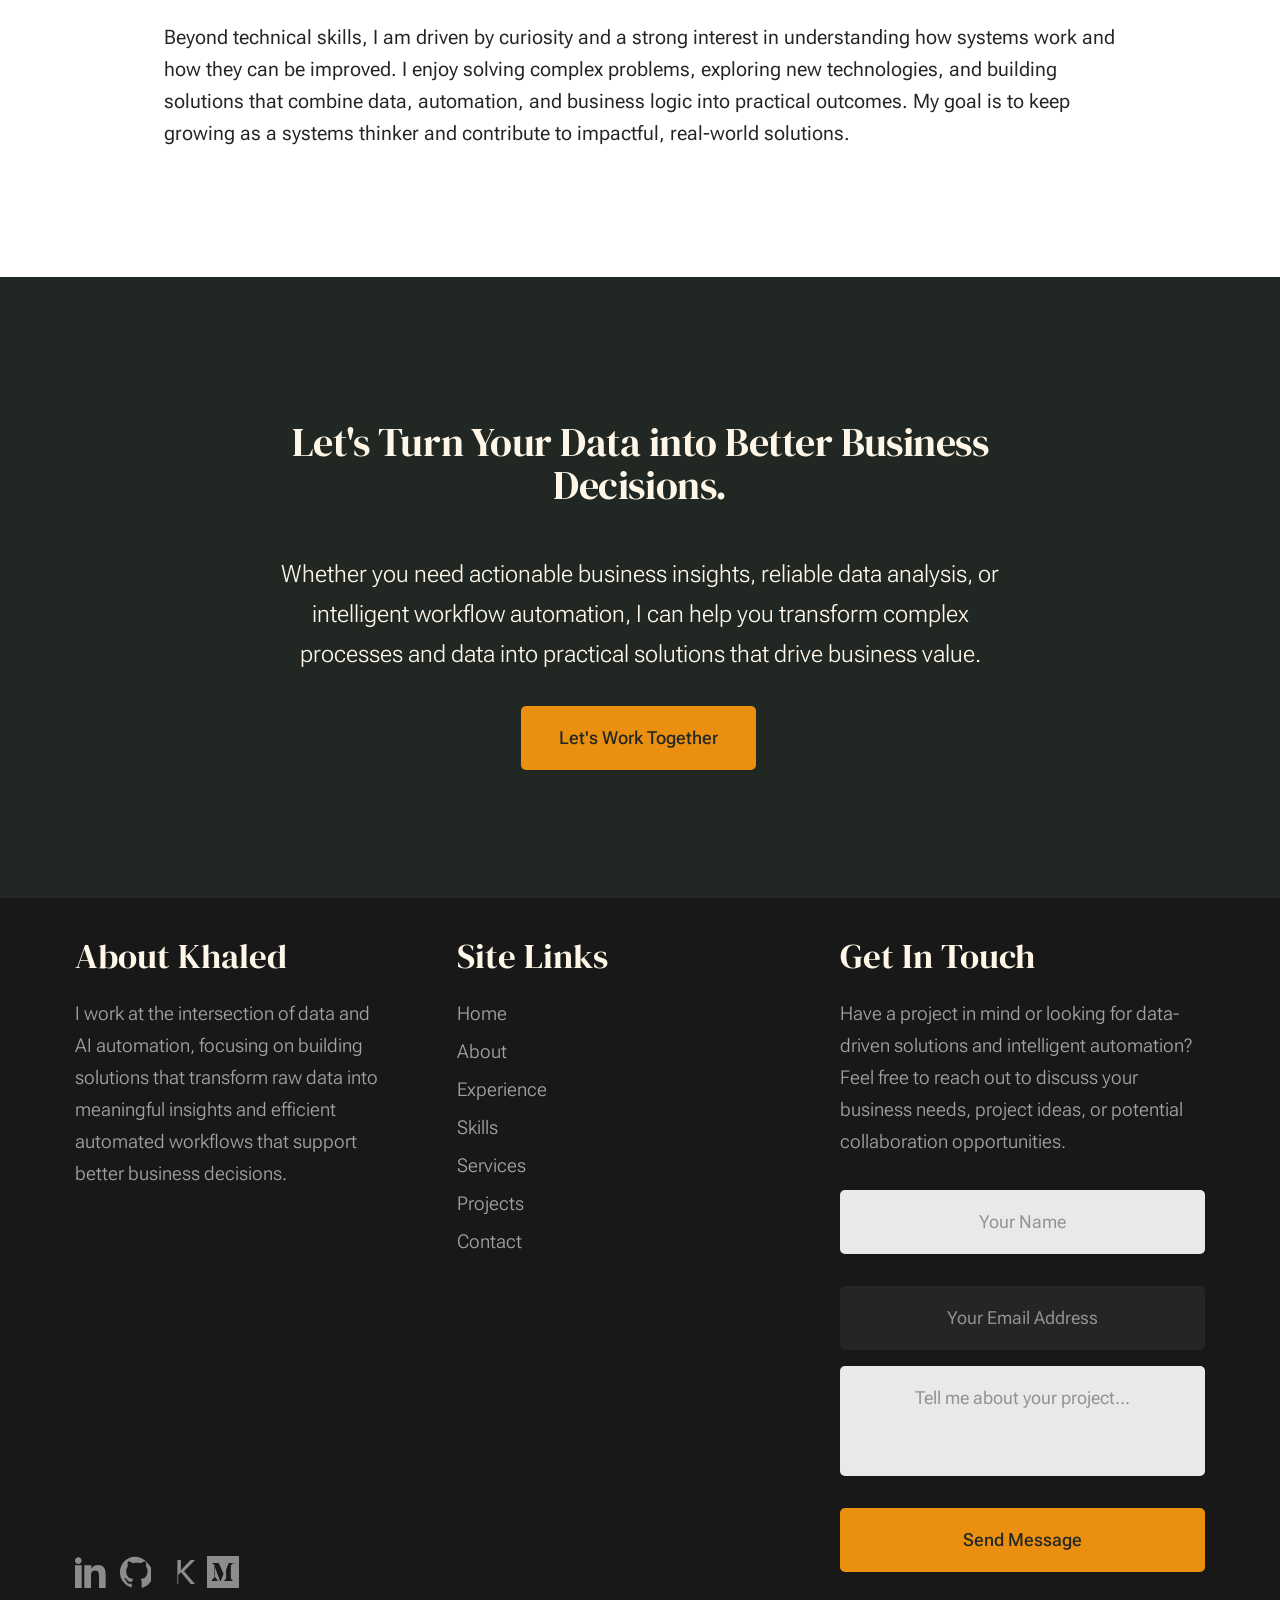
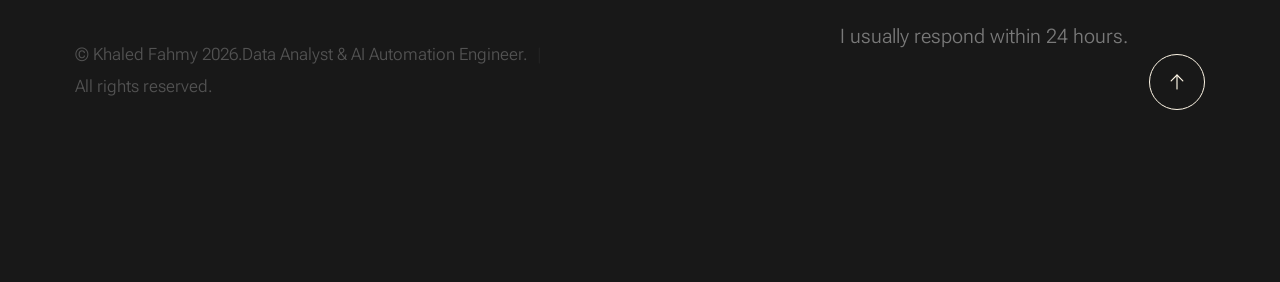
<file: about.html>
<!DOCTYPE html>
<html lang="en" class="no-js" >
<head>

    <!--- basic page needs
    ================================================== -->
    <meta charset="utf-8">
    <meta name="viewport" content="width=device-width, initial-scale=1">
    <title>About - Khaled</title>

    <script>
        document.documentElement.classList.remove('no-js');
        document.documentElement.classList.add('js');
    </script>

    <!-- CSS
    ================================================== -->
    <link rel="stylesheet" href="css/vendor.css">
    <link rel="stylesheet" href="css/styles.css">

    <!-- favicons
    ================================================== -->
    <link rel="apple-touch-icon" sizes="180x180" href="apple-touch-icon.png">
    <link rel="icon" type="image/png" sizes="32x32" href="favicon-32x32.png">
    <link rel="icon" type="image/png" sizes="16x16" href="favicon-16x16.png">
    <link rel="manifest" href="site.webmanifest">

</head>


<body id="top">


    <!-- preloader
    ================================================== -->
    <div id="preloader">
        <div id="loader" class="dots-fade">
            <div></div>
            <div></div>
            <div></div>
        </div>
    </div>


    <!-- page wrap
    ================================================== -->
    <div id="page" class="s-pagewrap">


        <!-- # site header 
        ================================================== -->
        <header class="s-header">

            <div class="row s-header__inner width-sixteen-col">

                <div class="s-header__block">
                    <div class="s-header__logo">
                        <a class="logo" href="index.html">
                            <img src="images/logoooo.png" alt="Homepage">
                        </a>
                    </div>

                    <a class="s-header__menu-toggle" href="#0"><span>Menu</span></a>
                </div> <!-- end s-header__block -->

                <nav class="s-header__nav">
    
                    <ul class="s-header__menu-links">
                        <li class="current"><a href="about.html">About</a></li>
                        <li><a href="experience.html">Experience</a></li>
                        <li><a href="skills.html">Skills</a></li>
                        <li><a href="services.html">Services</a></li>
                        <li><a href="blog.html">Projects</a></li>
                        <li><a href="contact.html">Contact</a></li>
                    </ul> <!-- s-header__menu-links -->

                    <div class="s-header__contact">
                        <a href="contact.html" class="btn btn--primary s-header__contact-btn">Let's Work Together</a>                        
                    </div> <!-- s-header__contact -->
    
                </nav> <!-- end s-header__nav -->

            </div> <!-- end s-header__inner -->

        </header> <!-- end s-header -->


        <!-- # site main content
        ================================================== -->
        <section id="content" class="s-content">

               <section class="s-pageheader pageheader">
                    <div class="row">
                        <div class="column xl-12">
                            <h1 class="page-title">
                                <span class="page-title__small-type text-pretitle">About</span>
                                Hi, I'm Khaled
                            </h1>
                            
                        </div>
                    </div>
               </section> <!-- end pageheader --> 

               <section class="s-pagecontent pagecontent">

                    <div class="row pageintro">
                        <div class="column xl-6 lg-12">
                            <h2 class="about-tagline">
                                Bridging data, AI automation <br> and business systems to <br>
                                 build scalable solutions
                                </h2>
                        </div>
                        <div class="column xl-6 lg-12 u-flexitem-x-right">
                            <p class="lead">
                            I specialize in building intelligent systems that integrate data analytics, AI automation, and business logic to transform how organizations operate.
                            By combining engineering thinking, programming skills, and data expertise, I design solutions that turn complexity into clarity and manual processes into automated workflows.
                            My focus is on creating scalable, efficient, and impactful systems that improve decision-making and operational performance.                            </p>
                        </div>                       
                    </div> <!-- end pageintro -->   
                    
                    <div class="row pagemedia">
                        <d class="column xl-12">
                            <figure class="page-media">                                
                                <img src="images/thumbs/about/about-1200.jpg" 
                                     srcset="images/thumbs/about/about-2400.png 2400w, 
                                             images/thumbs/about/about-1200.png 1200w, 
                                             images/thumbs/about/about-600.png 600w" sizes="(max-width: 2400px) 100vw, 2400px" alt="">
                            </figure>
                        </d>
                    </div> <!-- end pagemedia -->

                    <div class="row width-narrower pagemain">
                        <div class="column xl-12"> 

                            <h2>How I Got Here</h2>
                            <p>
                            My journey started in engineering, where I graduated from Telecommunications and Electronics Engineering. During my early career, I gained strong hands-on experience in TETRA systems, low current systems, and engineering sales, which helped me develop a solid foundation in analytical thinking, system design, and problem-solving within complex technical environments.

                            Alongside my engineering career, I studied Business Administration for one year, which helped me develop a business mindset and a better understanding of how technical systems connect with organizational and commercial goals.

                            Over time, I transitioned into programming and data analysis, where I discovered the power of data in understanding systems, improving performance, and supporting decision-making processes.

                            This path naturally evolved into AI automation, where I now focus on building intelligent systems that integrate data, automation, and business logic to create scalable and efficient solutions for real-world problems.                            </p>

                            <h2 class="u-add-bottom">Professional Principles</h2>

                            <div class="grid-list-items list-items">
                                <div class="grid-list-items__item list-items__item u-remove-bottom">
                                    <div class="list-items__item-header">
                                        <h6 class="list-items__item-small-title">Systems Thinking</h6>
                                    </div>
                                    <p>
                                    I approach problems as interconnected systems rather than isolated components, allowing me to design scalable, efficient, and structured solutions that consider the full impact of each decision.

                                    </p>
                                </div>
                                <div class="grid-list-items__item list-items__item u-remove-bottom">
                                    <div class="list-items__item-header">
                                        <h6 class="list-items__item-small-title">Data-Driven Decision Making  </h6>
                                    </div>
                                    <p> 
                                    I rely on data, metrics, and measurable insights to guide decisions, optimize processes, and improve system performance with objective reasoning rather than assumptions.

                                    </p>
                                </div>
                                <div class="grid-list-items__item list-items__item u-remove-bottom">
                                    <div class="list-items__item-header">
                                        <h6 class="list-items__item-small-title">Automation Mindset </h6>
                                    </div>
                                    <p>
                                    I focus on eliminating repetitive and manual tasks by designing intelligent automation workflows that improve efficiency, consistency, and operational speed.

                                    </p>
                                </div>
                                <div class="grid-list-items__item list-items__item u-remove-bottom">
                                    <div class="list-items__item-header">
                                        <h6 class="list-items__item-small-title">Business-Oriented Engineering </h6>
                                    </div>
                                    <p>
                                    I align technical solutions with business goals to ensure that every system I design delivers measurable value, supports decision-making, and contributes to business growth.

                                    </p>
                                </div>
                                <div class="grid-list-items__item list-items__item u-remove-bottom">
                                    <div class="list-items__item-header">
                                        <h6 class="list-items__item-small-title">Professional Foundations </h6>
                                    </div>
                                    <p>
                                        I build on strong fundamentals in engineering, programming, and systems design, which enables me to adapt quickly, learn new technologies effectively, and maintain high-quality technical output.
                                    </p>
                                </div>
                                <div class="grid-list-items__item list-items__item u-remove-bottom">
                                    <div class="list-items__item-header">
                                        <h6 class="list-items__item-small-title">Problem Solving  </h6>
                                    </div>
                                    <p>
                                    I break down complex problems into structured components, analyze root causes, and design practical solutions that are both efficient and implementable in real-world environments.

                                    </p>
                                </div>
                            </div> <!--grid-list-items -->

                            <h2>Why Work With Me</h2>
                            <p>
                            I bring a unique combination of data analysis, AI automation, engineering experience, and business understanding, which allows me to approach problems from both a technical and strategic perspective.

                            Unlike a purely technical profile, I focus on building complete systems that connect data, automation, and business logic to solve real operational problems and improve decision-making.


                            </p>

                            <p>
                             My background in engineering and real-world systems gives me the ability to understand complex environments, identify inefficiencies, and design practical, scalable solutions.
                            I am not only focused on analyzing or automating tasks, but on creating end-to-end solutions that deliver measurable business impact.

                            </p>                   

                            <h2>Beyond the Work</h2>
                            <p>
                           Beyond technical skills, I am driven by curiosity and a strong interest in understanding how systems work and how they can be improved.

                            I enjoy solving complex problems, exploring new technologies, and building solutions that combine data, automation, and business logic into practical outcomes.

                            My goal is to keep growing as a systems thinker and contribute to impactful, real-world solutions.
                            </p>

                        </div> <!-- end grid-block-->
                    </div> <!-- end pagemain -->

               </section> <!-- pagecontent -->

               

        <!-- # cta
        ================================================== -->
        <section id="cta" class="s-cta">

            <div class="row row-x-center text-center">
                <div class="column xl-8 lg-12">

                    <div class="s-cta__content">
                        <h2 class="text-display-title">
                        Let's Turn Your Data into Better Business Decisions.
                        </h2>
                        <p class="lead">
                        Whether you need actionable business insights, reliable data analysis, or intelligent workflow automation, I can help you transform complex processes and data into practical solutions that drive business value.                        </p>
                        <a href="contact.html" class="btn btn--primary">Let's Work Together</a>
                    </div>

                </div>
            </div>

        </section> <!-- end s-cta -->


        <!-- # footer 
        ================================================== -->
        <footer class="s-footer">
            <div class="row s-footer__content">
                <div class="column xl-6 lg-6 md-12 s-footer__block s-footer__about">                    
                    <h3>About Khaled</h3>
                    <p>
                    I work at the intersection of data and AI automation, focusing on building solutions that transform raw data into meaningful insights and efficient automated workflows that support better business decisions.


                    </p>               
                </div>                
                <div class="column xl-3 lg-6 md-12 s-footer__block s-footer__site-links">
                    <h3>Site Links</h3>
                    <ul class="link-list">
                        <li><a href="index.html">Home</a></li>
                        <li><a href="about.html">About</a></li>
                        <li><a href="experience.html">Experience</a></li>
                        <li><a href="skills.html">Skills</a></li>
                        <li><a href="services.html">Services</a></li>
                        <li><a href="blog.html">Projects</a></li>
                        <li><a href="contact.html">Contact</a></li>
                        
                    </ul>
                </div>
                <div class="column xl-3 lg-6 md-12 tab-12 s-footer__block s-footer__newsletter">
                    <h3>Get In Touch</h3>

                    <p>
                    Have a project in mind or looking for data-driven solutions and intelligent automation? Feel free to reach out to discuss your business needs, project ideas, or potential collaboration opportunities.
                    </p>

                    <div class="subscribe-form">

    <form
        action="https://formspree.io/f/mwlobrdp"
        method="POST"
        class="mc-form"
    >

        <!-- Name -->
        <input
            type="text"
            name="name"
            class="u-fullwidth text-center"
            placeholder="Your Name"
            required
        >

        <!-- Email -->
        <input
            type="email"
            name="email"
            class="u-fullwidth text-center"
            placeholder="Your Email Address"
            required
        >

        <!-- Message -->
        <textarea
            name="message"
            class="u-fullwidth text-center"
            placeholder="Tell me about your project..."
            rows="4"
            required
        ></textarea>

        <!-- Subject -->
        <input
            type="hidden"
            name="_subject"
            value="New Portfolio Contact Message"
        >

        <!-- Submit -->
        <input
            type="submit"
            value="Send Message"
            class="btn btn--primary btn--small u-fullwidth"
        >

    </form>

    <p style="opacity: 0.7; font-size: 2rem;">
        I usually respond within 24 hours.
    </p>

</div>

                </div>
            </div>    
            
            <div class="row s-footer__bottom">
                <div class="column xl-6 lg-12">
                    <ul class="s-footer__social social-list">
                        <li>
                                <a href="https://www.linkedin.com/in/khaled-el-sayed-ataya-3557873a2" target="_blank">
                                    <!-- LinkedIn Icon -->
                                    <svg xmlns="http://www.w3.org/2000/svg" width="24" height="24" viewBox="0 0 24 24">
                                     <path d="M4.98 3.5C4.98 4.88 3.87 6 2.5 6S0 4.88 0 3.5 1.12 1 2.5 1 4.98 2.12 4.98 3.5zM0 24h5V7H0v17zM7.5 7h4.8v2.3h.1c.67-1.2 2.3-2.5 4.7-2.5 5 0 5.9 3.3 5.9 7.6V24h-5v-8.5c0-2-.04-4.6-2.8-4.6-2.8 0-3.2 2.2-3.2 4.5V24h-5V7z"/>
                                    </svg>
                                    <span class="u-screen-reader-text">LinkedIn</span>
                                    </a>
                                  </li>
                                <li>
                                    <a href="https://github.com/Khaled-Fahmy" target="_blank">
                                        <!-- GitHub Icon -->
                                        <svg xmlns="http://www.w3.org/2000/svg" width="24" height="24" viewBox="0 0 24 24">
                                            <path d="M12 .5C5.7.5.7 5.7.7 12.2c0 5.2 3.4 9.6 8.1 11.2.6.1.8-.3.8-.6v-2.1c-3.3.7-4-1.6-4-1.6-.5-1.3-1.3-1.6-1.3-1.6-1.1-.8.1-.8.1-.8 1.2.1 1.9 1.3 1.9 1.3 1.1 1.9 2.9 1.4 3.6 1.1.1-.8.4-1.4.8-1.8-2.6-.3-5.3-1.4-5.3-6.2 0-1.4.5-2.6 1.3-3.5-.1-.3-.6-1.7.1-3.5 0 0 1.1-.4 3.6 1.3 1-.3 2-.4 3-.4s2 .1 3 .4c2.5-1.7 3.6-1.3 3.6-1.3.7 1.8.3 3.2.1 3.5.8.9 1.3 2.1 1.3 3.5 0 4.8-2.7 5.9-5.3 6.2.5.5.9 1.2.9 2.4v3.5c0 .3.2.7.8.6 4.7-1.6 8.1-6 8.1-11.2C23.3 5.7 18.3.5 12 .5z"/>
                                        </svg>
                                        <span class="u-screen-reader-text">GitHub</span>
                                    </a>
                                </li>
                               <li>
                                    <a href="https://www.kaggle.com/khaledtahafahmy1994" target="_blank">
                                        <svg role="img" width="24" height="24" viewBox="0 0 24 24" xmlns="http://www.w3.org/2000/svg">
                                            <title>Kaggle</title>
                                            <path d="M10.8 3h2.6v7.6l7.3-7.6h3.3l-8.2 8.5L24 21h-3.2l-7.3-8.9-2.1 2.1V21H10.8z"/>
                                        </svg>
                                        <span class="u-screen-reader-text">Kaggle</span>
                                    </a>
                                </li>
                                <li>
                                    <a href="https://medium.com/@khaledtahafahmy" target="_blank">
                                        <svg role="img" width="24" height="24" viewBox="0 0 24 24" xmlns="http://www.w3.org/2000/svg">
                                            <title>Medium</title>
                                            <path d="M0 0v24h24V0H0zm19.5 5.5l-1.4 1.3c-.1.1-.2.3-.2.5v9.4c0 .2.1.4.2.5l1.3 1.3v.3h-6.6v-.3l1.4-1.4c.1-.1.1-.2.1-.5V8.5l-4 10.2h-.5L6 8.5v6.8c0 .3.1.7.3.9l1.8 2.2v.3H3.5v-.3l1.8-2.2c.2-.2.3-.5.3-.9V7.2c0-.3-.1-.6-.3-.8L3.7 5.5V5.2h5.1l4 9.1 3.5-9.1h5.2v.3z"/>
                                        </svg>
                                        <span class="u-screen-reader-text">Medium</span>
                                    </a>
                                </li>
                                
                </div>
                <div class="column xl-6 lg-12">
                    <p class="ss-copyright">
                        <span>© Khaled Fahmy 2026.Data Analyst & AI Automation Engineer.</span> 
                        <span>All rights reserved.</span>
                    </p>
                </div>

                <div class="ss-go-top">
                    <a class="smoothscroll" title="Back to Top" href="#top">
                        <svg xmlns="http://www.w3.org/2000/svg" viewBox="0 0 24 24" width="36" height="36" fill="none" stroke="#ffffff" stroke-width="1" stroke-linecap="round" stroke-linejoin="round">&lt;!--!  Atomicons Free 1.00 by @atisalab License - https://atomicons.com/license/ (Icons: CC BY 4.0) Copyright 2021 Atomicons --&gt;<polyline points="17 11 12 6 7 11"></polyline><line x1="12" y1="18" x2="12" y2="6"></line></svg>
                    </a>
                </div> <!-- end ss-go-top -->
            </div>
            
        </footer> <!-- end s-footer -->

    </div> <!-- end page-wrap -->

    <!-- Java Script
    ================================================== -->
    <script src="js/plugins.js"></script>
    <script src="js/main.js"></script>

</body>
</html>
</file>
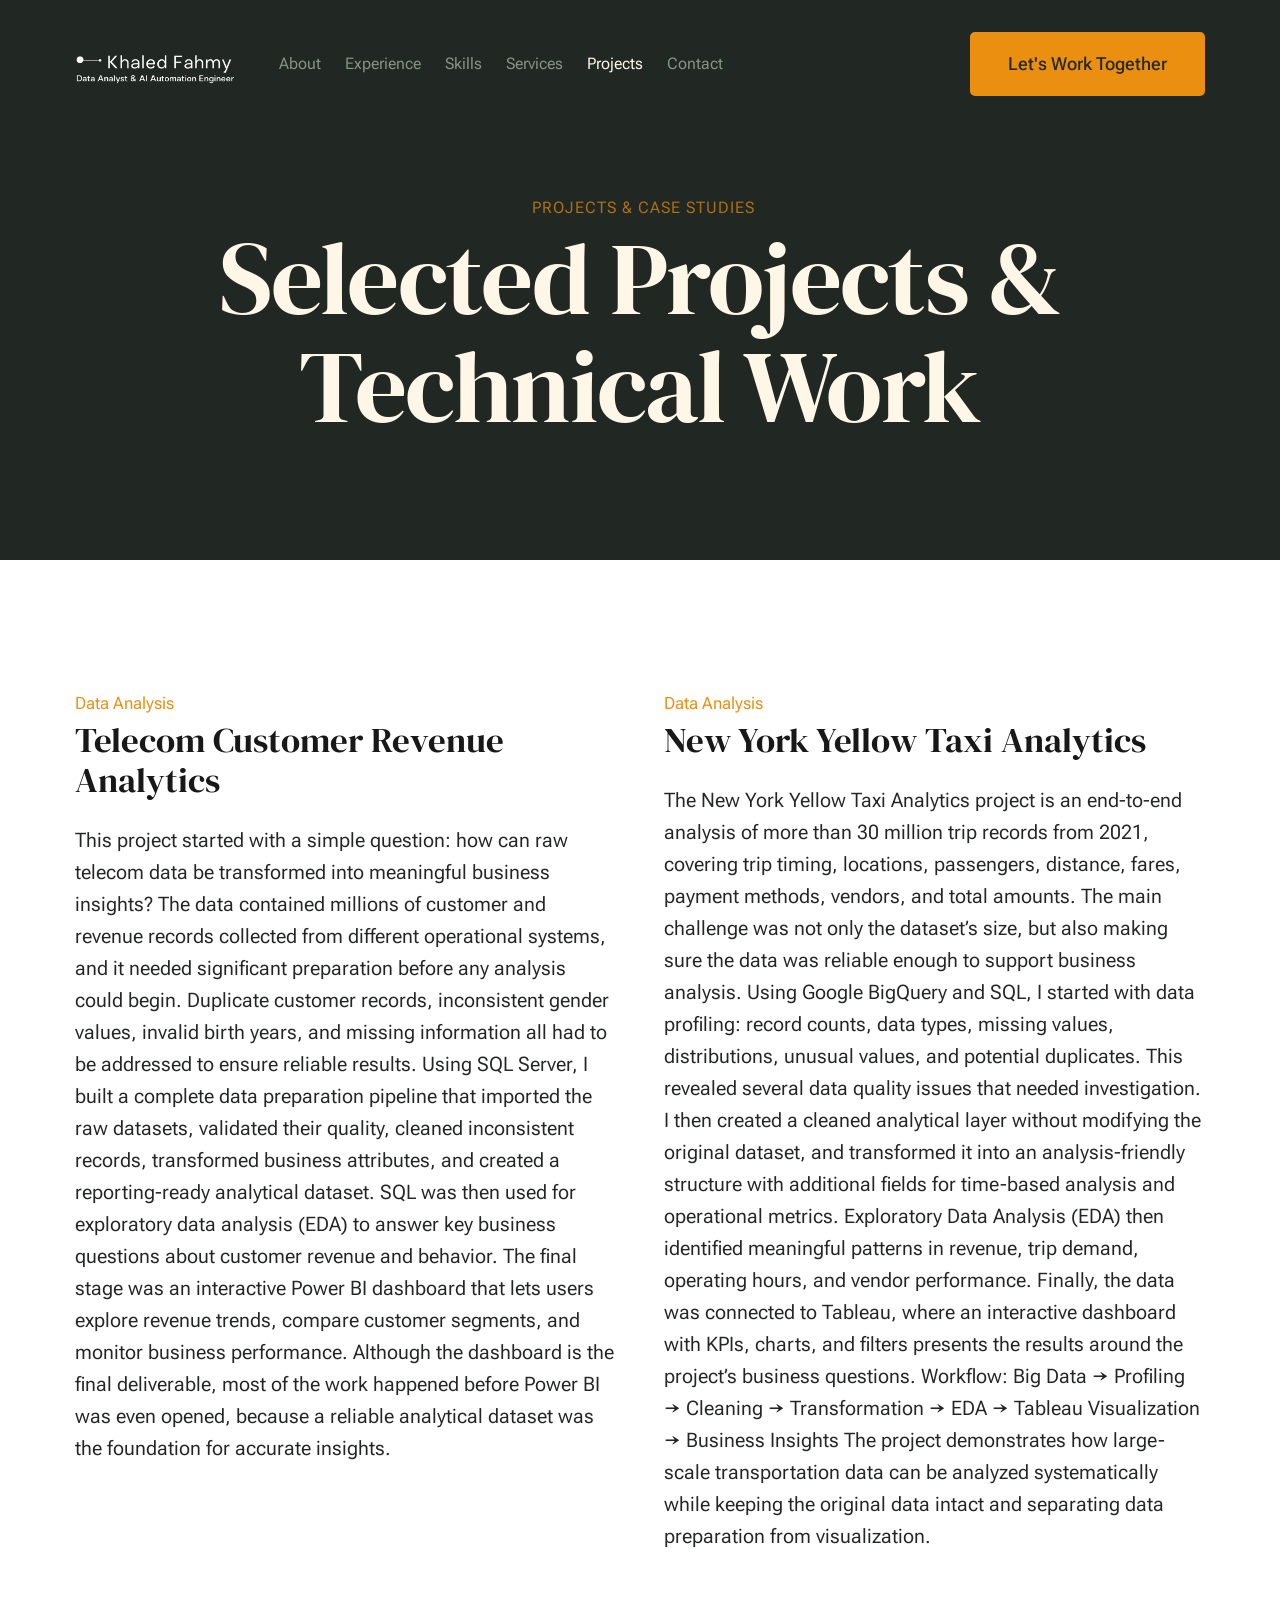
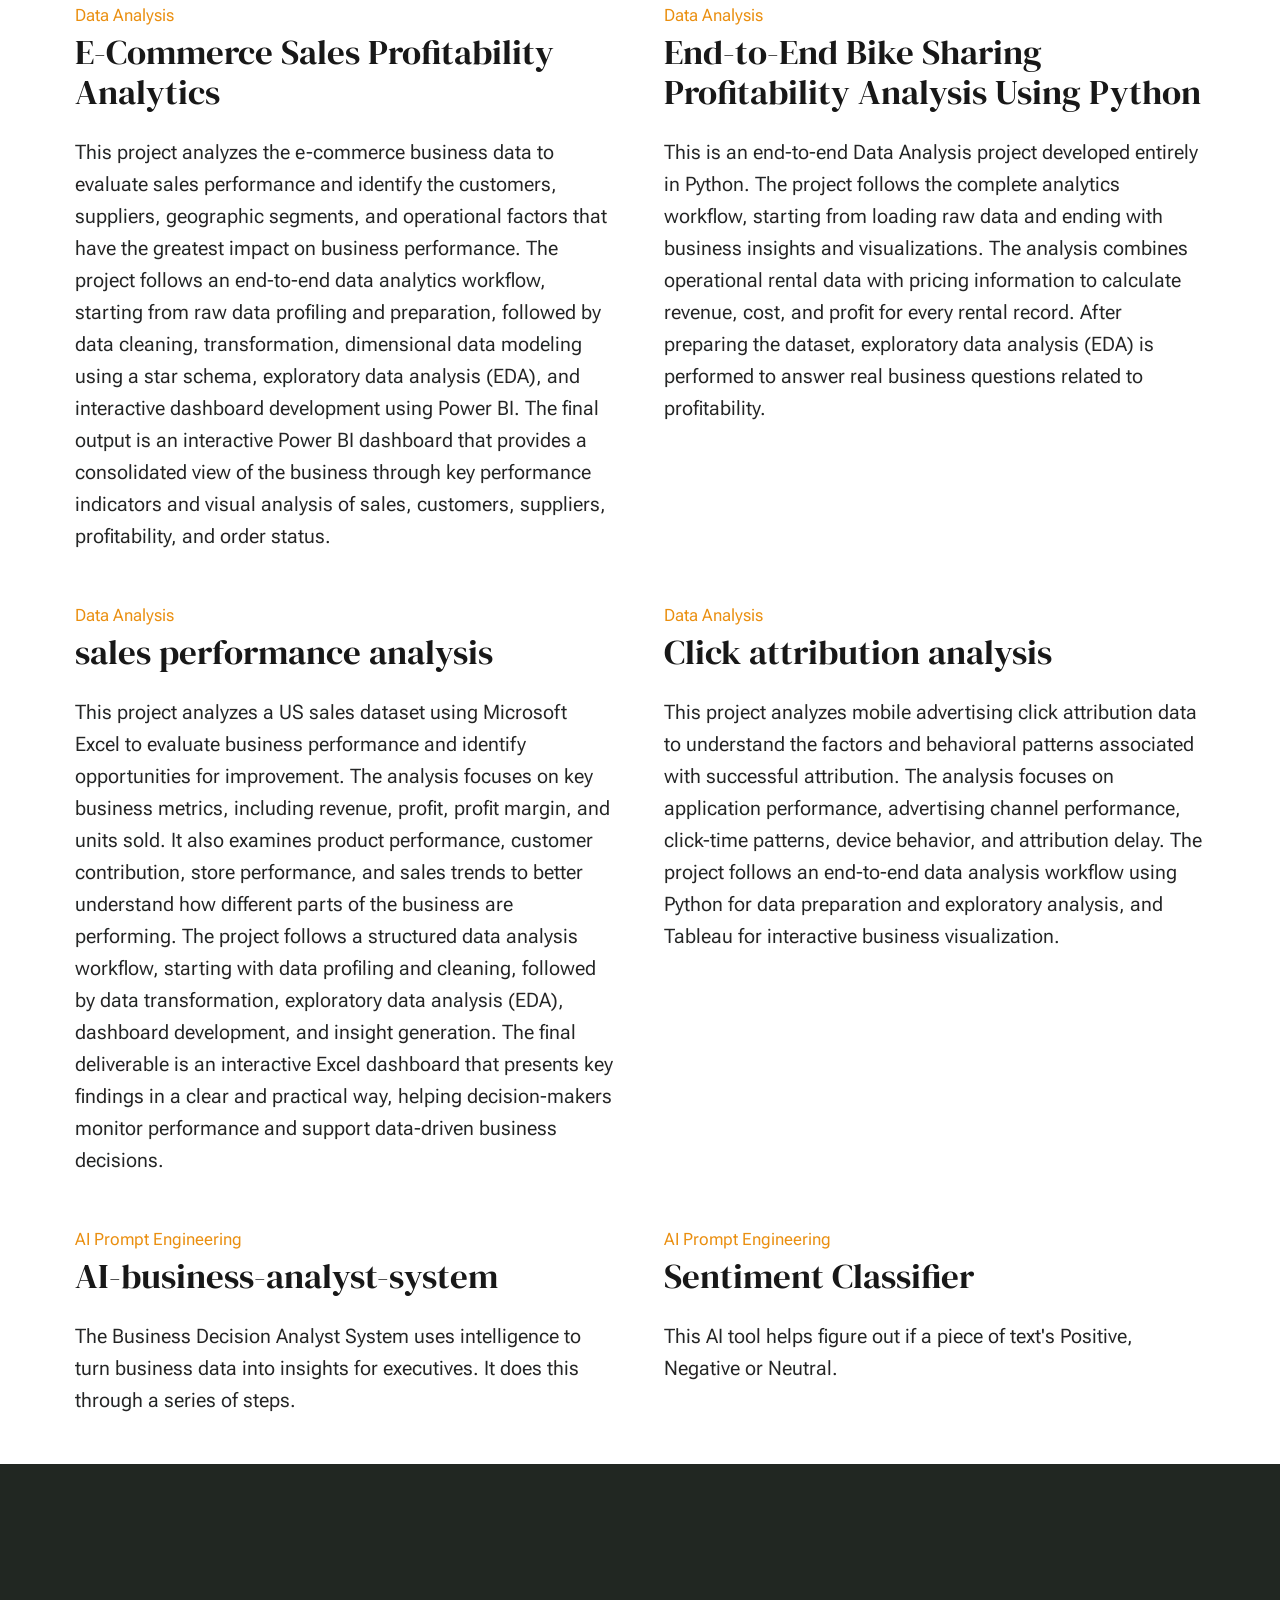
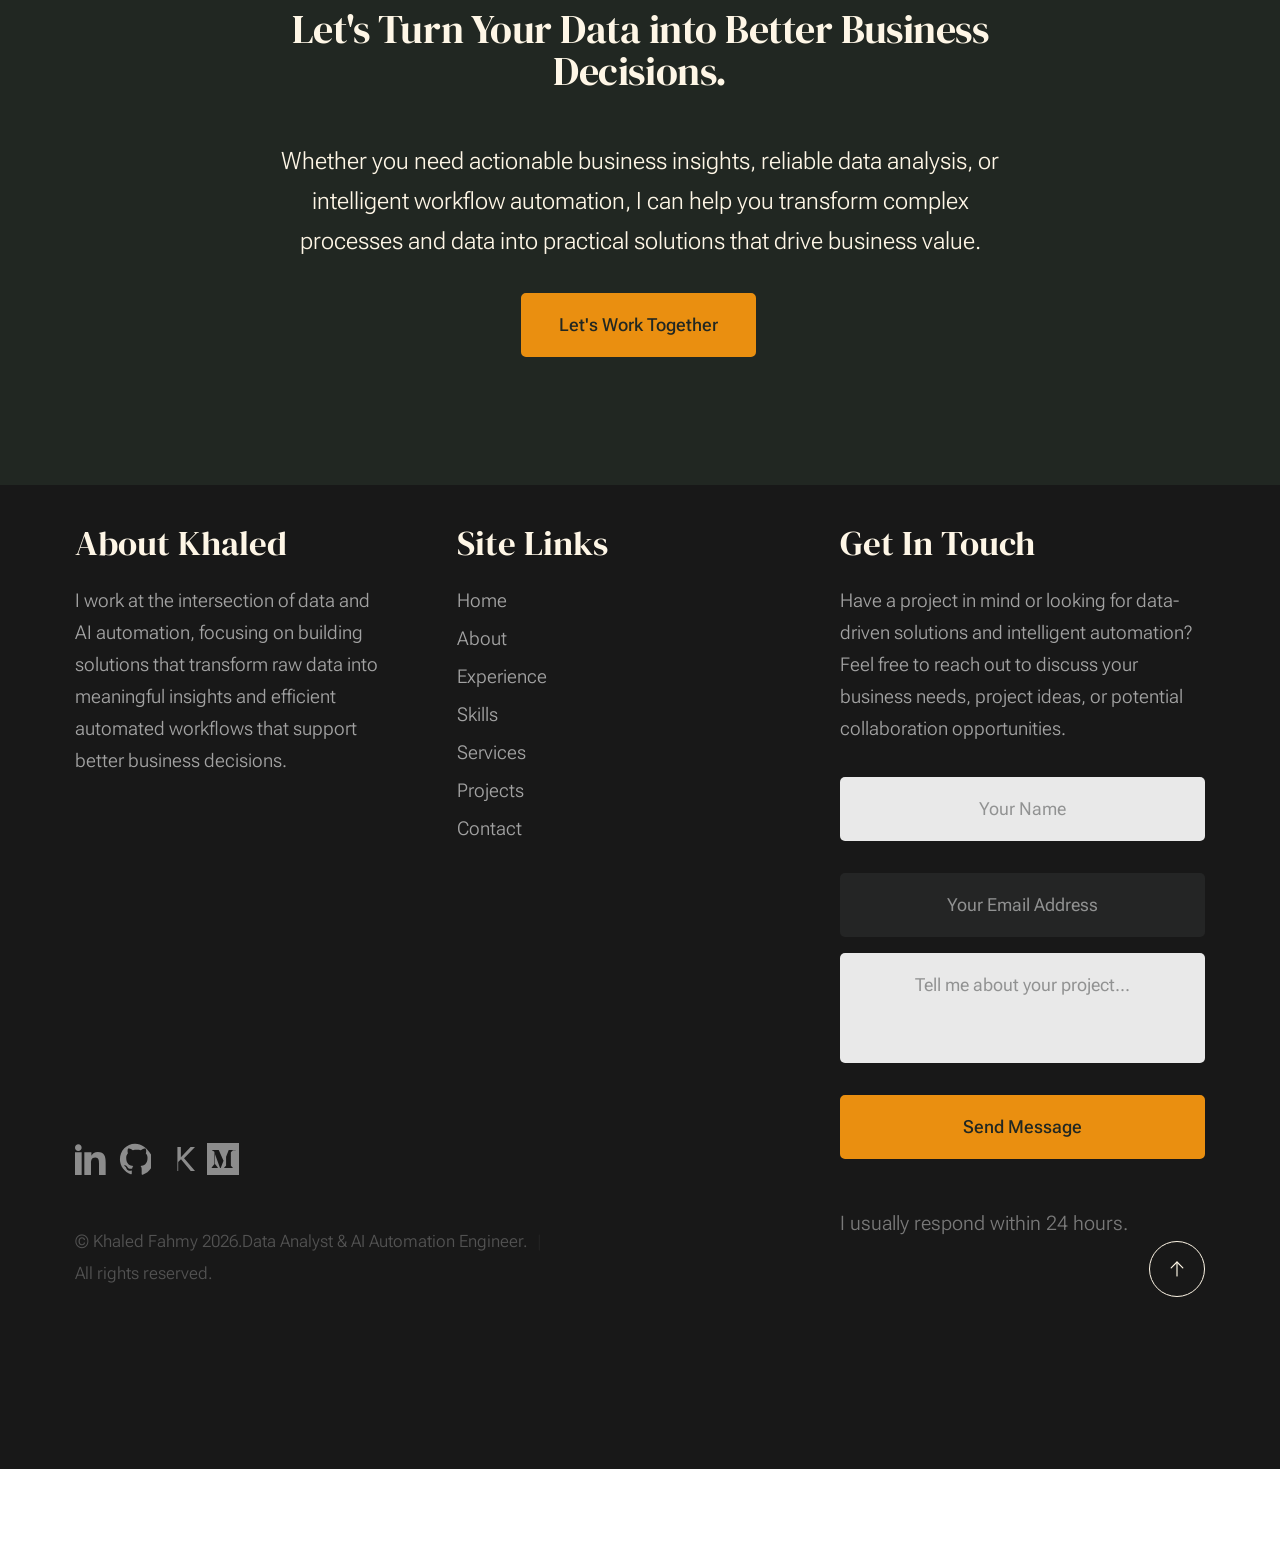
<file: blog.html>
<!DOCTYPE html>
<html lang="en" class="no-js" >
<head>

    <!--- basic page needs
    ================================================== -->
    <meta charset="utf-8">
    <meta name="viewport" content="width=device-width, initial-scale=1">
    <title>Khaled</title>

    <script>
        document.documentElement.classList.remove('no-js');
        document.documentElement.classList.add('js');
    </script>

    <!-- CSS
    ================================================== -->
    <link rel="stylesheet" href="css/vendor.css">
    <link rel="stylesheet" href="css/styles.css">

    <!-- favicons
    ================================================== -->
    <link rel="apple-touch-icon" sizes="180x180" href="apple-touch-icon.png">
    <link rel="icon" type="image/png" sizes="32x32" href="favicon-32x32.png">
    <link rel="icon" type="image/png" sizes="16x16" href="favicon-16x16.png">
    <link rel="manifest" href="site.webmanifest">

</head>


<body id="top">


    <!-- preloader
    ================================================== -->
    <div id="preloader">
        <div id="loader" class="dots-fade">
            <div></div>
            <div></div>
            <div></div>
        </div>
    </div>


    <!-- page wrap
    ================================================== -->
    <div id="page" class="s-pagewrap">

        <!-- # site header 
        ================================================== -->
        <header class="s-header">

            <div class="row s-header__inner width-sixteen-col">

                <div class="s-header__block">
                    <div class="s-header__logo">
                        <a class="logo" href="index.html">
                            <img src="images/logoooo.png" alt="Homepage">
                        </a>
                    </div>

                    <a class="s-header__menu-toggle" href="#0"><span>Menu</span></a>
                </div> <!-- end s-header__block -->

                <nav class="s-header__nav">
    
                    <ul class="s-header__menu-links">
                        <li><a href="about.html">About</a></li>
                        <li><a href="experience.html">Experience</a></li>
                        <li><a href="skills.html">Skills</a></li>
                        <li><a href="services.html">Services</a></li>
                        <li class="current"><a href="blog.html">Projects</a></li>
                        <li><a href="contact.html">Contact</a></li>
                    </ul> <!-- s-header__menu-links -->

                    <div class="s-header__contact">
                        <a href="contact.html" class="btn btn--primary s-header__contact-btn">Let's Work Together</a>                        
                    </div> <!-- s-header__contact -->
    
                </nav> <!-- end s-header__nav -->

            </div> <!-- end s-header__inner -->

        </header> <!-- end s-header -->


        <!-- # site main content
        ================================================== -->
        <section id="content" class="s-content">

               <section class="s-pageheader pageheader">
                    <div class="row">
                        <div class="column xl-12">
                            <h1 class="page-title">
                                <span class="page-title__small-type text-pretitle">Projects & Case Studies</span>
                                Selected Projects & Technical Work
                            </h1>
                        </div>
                    </div>
               </section>   

               <section class="s-pagecontent pagecontent">

                    <div class="row">
                        <div class="column xl-12 grid-block">          
        
                            <!-- <div class="grid-full">         -->
                                <div class="grid-full grid-list-items">

                                    <div class="grid-list-items__item blog-card">
                                        <div class="blog-card__header">
                                            <div class="blog-card__cat-links">
                                                <a href="blog.html">Data Analysis</a>
                                            </div>
                                            <h3 class="blog-card__title"><a href="https://github.com/khaledtahafahmy-dev/Telecom_Customer_Revenue_Analytics.git">Telecom Customer Revenue Analytics</a></h3>
                                        </div>
                                        <div class="blog-card__text">
                                            <p>
                                            This project started with a simple question: how can raw telecom data be transformed into meaningful business insights? The data contained millions of customer and revenue records collected from different operational systems, and it needed significant preparation before any analysis could begin. Duplicate customer records, inconsistent gender values, invalid birth years, and missing information all had to be addressed to ensure reliable results. Using SQL Server, I built a complete data preparation pipeline that imported the raw datasets, validated their quality, cleaned inconsistent records, transformed business attributes, and created a reporting-ready analytical dataset. SQL was then used for exploratory data analysis (EDA) to answer key business questions about customer revenue and behavior. The final stage was an interactive Power BI dashboard that lets users explore revenue trends, compare customer segments, and monitor business performance. Although the dashboard is the final deliverable, most of the work happened before Power BI was even opened, because a reliable analytical dataset was the foundation for accurate insights.
                                            </p>
                                        </div>
                                    </div> <!-- end blog-card -->
                                    <div class="grid-list-items__item blog-card">
                                        <div class="blog-card__header">
                                            <div class="blog-card__cat-links">
                                                <a href="blog.html">Data Analysis</a>
                                            </div>
                                            <h3 class="blog-card__title"><a href="https://github.com/khaledtahafahmy-dev/New_York_Yellow_Taxi_Analytics.git">New York Yellow Taxi Analytics</a></h3>
                                        </div>
                                        <div class="blog-card__text">
                                            <p>
                                            The New York Yellow Taxi Analytics project is an end-to-end analysis of more than 30 million trip records from 2021, covering trip timing, locations, passengers, distance, fares, payment methods, vendors, and total amounts. The main challenge was not only the dataset’s size, but also making sure the data was reliable enough to support business analysis. Using Google BigQuery and SQL, I started with data profiling: record counts, data types, missing values, distributions, unusual values, and potential duplicates. This revealed several data quality issues that needed investigation. I then created a cleaned analytical layer without modifying the original dataset, and transformed it into an analysis-friendly structure with additional fields for time-based analysis and operational metrics. Exploratory Data Analysis (EDA) then identified meaningful patterns in revenue, trip demand, operating hours, and vendor performance. Finally, the data was connected to Tableau, where an interactive dashboard with KPIs, charts, and filters presents the results around the project’s business questions. Workflow: Big Data → Profiling → Cleaning → Transformation → EDA → Tableau Visualization → Business Insights The project demonstrates how large-scale transportation data can be analyzed systematically while keeping the original data intact and separating data preparation from visualization.
                                            </p>
                                        </div>
                                    </div> <!-- end blog-card -->
                                    <div class="grid-list-items__item blog-card">
                                        <div class="blog-card__header">
                                            <div class="blog-card__cat-links">
                                                <a href="blog.html">Data Analysis</a>
                                            </div>
                                            <h3 class="blog-card__title"><a href="https://github.com/khaledtahafahmy-dev/E-Commerce-Sales-Profitability-Analytics.git">E-Commerce Sales Profitability Analytics</a></h3>
                                        </div>
                                        <div class="blog-card__text">
                                            <p>
                                            This project analyzes the e-commerce business data to evaluate sales performance and identify the customers, suppliers, geographic segments, and operational factors that have the greatest impact on business performance.
                                            The project follows an end-to-end data analytics workflow, starting from raw data profiling and preparation, followed by data cleaning, transformation, dimensional data modeling using a star schema, exploratory data analysis (EDA), and interactive dashboard development using Power BI.
                                            The final output is an interactive Power BI dashboard that provides a consolidated view of the business through key performance indicators and visual analysis of sales, customers, suppliers, profitability, and order status.
                                                  </p>
                                        </div>
                                    </div> <!-- end blog-card -->
                                    <div class="grid-list-items__item blog-card">
                                        <div class="blog-card__header">
                                            <div class="blog-card__cat-links">
                                                <a href="blog.html">Data Analysis</a>
                                            </div>
                                            <h3 class="blog-card__title"><a href="https://github.com/khaledtahafahmy-dev/bike-sharing-profitability-analysis-python.git">End-to-End Bike Sharing Profitability Analysis Using Python</a></h3>
                                        </div>
                                        <div class="blog-card__text">
                                            <p>
                                            This is an end-to-end Data Analysis project developed entirely in Python. The project follows the complete analytics workflow, starting from loading raw data and ending with business insights and visualizations.
                                            The analysis combines operational rental data with pricing information to calculate revenue, cost, and profit for every rental record. After preparing the dataset, exploratory data analysis (EDA) is performed to answer real business questions related to profitability.
                                            </p>
                                        </div>
                                    </div> <!-- end blog card -->
                                    
                                    <div class="grid-list-items__item blog-card">
                                        <div class="blog-card__header">
                                            <div class="blog-card__cat-links">
                                                <a href="blog.html">Data Analysis</a>
                                            </div>
                                            <h3 class="blog-card__title"><a href="https://github.com/khaledtahafahmy-dev/sales-performance-analysis.git">sales performance analysis</a></h3>
                                        </div>
                                        <div class="blog-card__text">
                                            <p>
                                            This project analyzes a US sales dataset using Microsoft Excel to evaluate business performance and identify opportunities for improvement.
                                            The analysis focuses on key business metrics, including revenue, profit, profit margin, and units sold. It also examines product performance, customer contribution, store performance, and sales trends to better understand how different parts of the business are performing.
                                            The project follows a structured data analysis workflow, starting with data profiling and cleaning, followed by data transformation, exploratory data analysis (EDA), dashboard development, and insight generation.
                                            The final deliverable is an interactive Excel dashboard that presents key findings in a clear and practical way, helping decision-makers monitor performance and support data-driven business decisions.
                                            </p>
                                        </div>
                                    </div> <!-- end blog-card -->
                                    <div class="grid-list-items__item blog-card">
                                        <div class="blog-card__header">
                                            <div class="blog-card__cat-links">
                                                <a href="blog.html">Data Analysis</a>
                                            </div>
                                            <h3 class="blog-card__title"><a href="https://github.com/khaledtahafahmy-dev/Click-attribution-analysis.git">Click attribution analysis</a></h3>
                                        </div>
                                        <div class="blog-card__text">
                                            <p>
                                            This project analyzes mobile advertising click attribution data to understand the factors and behavioral patterns associated with successful attribution.
                                            The analysis focuses on application performance, advertising channel performance, click-time patterns, device behavior, and attribution delay.
                                            The project follows an end-to-end data analysis workflow using Python for data preparation and exploratory analysis, and Tableau for interactive business visualization.
                                            </p>
                                        </div>
                                    </div> <!-- end blog-card -->
                                   
                                    <div class="grid-list-items__item blog-card">
                                        <div class="blog-card__header">
                                            <div class="blog-card__cat-links">
                                                <a href="blog.html">AI Prompt Engineering</a>
                                            </div>
                                            <h3 class="blog-card__title"><a href="https://github.com/khaledtahafahmy-dev/AI-business-analyst-system.git">AI-business-analyst-system</a></h3>
                                        </div>
                                        <div class="blog-card__text">
                                            <p>
                                            The Business Decision Analyst System uses intelligence to turn business data into insights for executives. It does this through a series of steps.
                                            </p>
                                        </div>
                                    </div> <!-- end blog-card -->
                                    <div class="grid-list-items__item blog-card">
                                        <div class="blog-card__header">
                                            <div class="blog-card__cat-links">
                                                <a href="blog.html">AI Prompt Engineering</a>
                                            </div>
                                            <h3 class="blog-card__title"><a href="https://github.com/khaledtahafahmy-dev/Sentiment-Classifier.git">Sentiment Classifier</a></h3>
                                        </div>
                                        <div class="blog-card__text">
                                            <p>
                                            This AI tool helps figure out if a piece of text's Positive, Negative or Neutral.
                                            </p>
                                        </div>
                                    </div> <!-- end blog card -->
                            

                                </div> <!-- grid-list-items -->
                            <!-- </div>     -->

                        </div> <!-- end grid-block-->
                    </div> <!-- end row -->


                    
                    <!-- pagination 
                    <div class="row navigation pagination">
                        <div class="column xl-12">
                            <nav class="pgn">
                                <ul>
                                    <li>
                                        <a class="pgn__prev" href="#0">
                                            <svg xmlns="http://www.w3.org/2000/svg" width="24" height="24" viewBox="0 0 24 24"><path d="M12.707 17.293L8.414 13H18v-2H8.414l4.293-4.293-1.414-1.414L4.586 12l6.707 6.707z"/></svg>
                                        </a>
                                    </li>
                                    <li><a class="pgn__num" href="#0">1</a></li>
                                    <li><span class="pgn__num current">2</span></li>
                                    <li><a class="pgn__num" href="#0">3</a></li>
                                    <li><a class="pgn__num" href="#0">4</a></li>
                                    <li><a class="pgn__num" href="#0">5</a></li>
                                    <li><span class="pgn__num dots">…</span></li>
                                    <li><a class="pgn__num" href="#0">8</a></li>
                                    <li>
                                        <a class="pgn__next" href="#0">
                                            <svg xmlns="http://www.w3.org/2000/svg" width="24" height="24" viewBox="0 0 24 24"><path d="M11.293 17.293l1.414 1.414L19.414 12l-6.707-6.707-1.414 1.414L15.586 11H6v2h9.586z"/></svg>
                                        </a>
                                    </li>
                                </ul>
                            </nav>
                        </div> 
                    </div> 

               </section>

        </section>
-->
        <!-- # cta
        ================================================== -->
        <section id="cta" class="s-cta">

            <div class="row row-x-center text-center">
                <div class="column xl-8 lg-12">

                    <div class="s-cta__content">
                        <h2 class="text-display-title">
                        Let's Turn Your Data into Better Business Decisions.
                        </h2>
                        <p class="lead">
                        Whether you need actionable business insights, reliable data analysis, or intelligent workflow automation, I can help you transform complex processes and data into practical solutions that drive business value. </p>
                        <a href="contact.html" class="btn btn--primary">Let's Work Together</a>
                    </div>

                </div>
            </div>

        </section> <!-- end s-cta -->


        <!-- # footer 
        ================================================== -->
        <footer class="s-footer">
            <div class="row s-footer__content">
                <div class="column xl-6 lg-6 md-12 s-footer__block s-footer__about">                    
                    <h3>About Khaled</h3>
                    <p>
                    I work at the intersection of data and AI automation, focusing on building solutions that transform raw data into meaningful insights and efficient automated workflows that support better business decisions.
                    </p>               
                </div>                
                <div class="column xl-3 lg-6 md-12 s-footer__block s-footer__site-links">
                    <h3>Site Links</h3>
                    <ul class="link-list">
                        <li><a href="index.html">Home</a></li>
                        <li><a href="about.html">About</a></li>
                        <li><a href="experience.html">Experience</a></li>
                        <li><a href="skills.html">Skills</a></li>
                         <li><a href="services.html">Services</a></li>
                        <li><a href="blog.html">Projects</a></li>
                        <li><a href="contact.html">Contact</a></li>
                        
                    </ul>
                </div>
                <div class="column xl-3 lg-6 md-12 tab-12 s-footer__block s-footer__newsletter">
                    <h3>Get In Touch</h3>

                    <p>
                    Have a project in mind or looking for data-driven solutions and intelligent automation? Feel free to reach out to discuss your business needs, project ideas, or potential collaboration opportunities.

                    </p>

                    <div class="subscribe-form">

    <form
        action="https://formspree.io/f/mwlobrdp"
        method="POST"
        class="mc-form"
    >

        <!-- Name -->
        <input
            type="text"
            name="name"
            class="u-fullwidth text-center"
            placeholder="Your Name"
            required
        >

        <!-- Email -->
        <input
            type="email"
            name="email"
            class="u-fullwidth text-center"
            placeholder="Your Email Address"
            required
        >

        <!-- Message -->
        <textarea
            name="message"
            class="u-fullwidth text-center"
            placeholder="Tell me about your project..."
            rows="4"
            required
        ></textarea>

        <!-- Subject -->
        <input
            type="hidden"
            name="_subject"
            value="New Portfolio Contact Message"
        >

        <!-- Submit -->
        <input
            type="submit"
            value="Send Message"
            class="btn btn--primary btn--small u-fullwidth"
        >

    </form>

    <p style="opacity: 0.7; font-size: 2rem;">
        I usually respond within 24 hours.
    </p>

</div>

                </div>
            </div>    
            
            <div class="row s-footer__bottom">
                <div class="column xl-6 lg-12">
                    <ul class="s-footer__social social-list">
                       <li>
                                <a href="https://www.linkedin.com/in/khaled-el-sayed-ataya-3557873a2" target="_blank">
                                    <!-- LinkedIn Icon -->
                                    <svg xmlns="http://www.w3.org/2000/svg" width="24" height="24" viewBox="0 0 24 24">
                                     <path d="M4.98 3.5C4.98 4.88 3.87 6 2.5 6S0 4.88 0 3.5 1.12 1 2.5 1 4.98 2.12 4.98 3.5zM0 24h5V7H0v17zM7.5 7h4.8v2.3h.1c.67-1.2 2.3-2.5 4.7-2.5 5 0 5.9 3.3 5.9 7.6V24h-5v-8.5c0-2-.04-4.6-2.8-4.6-2.8 0-3.2 2.2-3.2 4.5V24h-5V7z"/>
                                    </svg>
                                    <span class="u-screen-reader-text">LinkedIn</span>
                                    </a>
                                  </li>
                                <li>
                                    <a href="https://github.com/Khaled-Fahmy" target="_blank">
                                        <!-- GitHub Icon -->
                                        <svg xmlns="http://www.w3.org/2000/svg" width="24" height="24" viewBox="0 0 24 24">
                                            <path d="M12 .5C5.7.5.7 5.7.7 12.2c0 5.2 3.4 9.6 8.1 11.2.6.1.8-.3.8-.6v-2.1c-3.3.7-4-1.6-4-1.6-.5-1.3-1.3-1.6-1.3-1.6-1.1-.8.1-.8.1-.8 1.2.1 1.9 1.3 1.9 1.3 1.1 1.9 2.9 1.4 3.6 1.1.1-.8.4-1.4.8-1.8-2.6-.3-5.3-1.4-5.3-6.2 0-1.4.5-2.6 1.3-3.5-.1-.3-.6-1.7.1-3.5 0 0 1.1-.4 3.6 1.3 1-.3 2-.4 3-.4s2 .1 3 .4c2.5-1.7 3.6-1.3 3.6-1.3.7 1.8.3 3.2.1 3.5.8.9 1.3 2.1 1.3 3.5 0 4.8-2.7 5.9-5.3 6.2.5.5.9 1.2.9 2.4v3.5c0 .3.2.7.8.6 4.7-1.6 8.1-6 8.1-11.2C23.3 5.7 18.3.5 12 .5z"/>
                                        </svg>
                                        <span class="u-screen-reader-text">GitHub</span>
                                    </a>
                                </li>
                               <li>
                                    <a href="https://www.kaggle.com/khaledtahafahmy1994" target="_blank">
                                        <svg role="img" width="24" height="24" viewBox="0 0 24 24" xmlns="http://www.w3.org/2000/svg">
                                            <title>Kaggle</title>
                                            <path d="M10.8 3h2.6v7.6l7.3-7.6h3.3l-8.2 8.5L24 21h-3.2l-7.3-8.9-2.1 2.1V21H10.8z"/>
                                        </svg>
                                        <span class="u-screen-reader-text">Kaggle</span>
                                    </a>
                                </li>
                                <li>
                                    <a href="https://medium.com/@khaledtahafahmy" target="_blank">
                                        <svg role="img" width="24" height="24" viewBox="0 0 24 24" xmlns="http://www.w3.org/2000/svg">
                                            <title>Medium</title>
                                            <path d="M0 0v24h24V0H0zm19.5 5.5l-1.4 1.3c-.1.1-.2.3-.2.5v9.4c0 .2.1.4.2.5l1.3 1.3v.3h-6.6v-.3l1.4-1.4c.1-.1.1-.2.1-.5V8.5l-4 10.2h-.5L6 8.5v6.8c0 .3.1.7.3.9l1.8 2.2v.3H3.5v-.3l1.8-2.2c.2-.2.3-.5.3-.9V7.2c0-.3-.1-.6-.3-.8L3.7 5.5V5.2h5.1l4 9.1 3.5-9.1h5.2v.3z"/>
                                        </svg>
                                        <span class="u-screen-reader-text">Medium</span>
                                    </a>
                                </li>
                               
                </div>
                <div class="column xl-6 lg-12">
                    <p class="ss-copyright">
                        <span>© Khaled Fahmy 2026.Data Analyst & AI Automation Engineer.</span> 
                        <span>All rights reserved.</a></span>
                    </p>
                </div>

                <div class="ss-go-top">
                    <a class="smoothscroll" title="Back to Top" href="#top">
                        <svg xmlns="http://www.w3.org/2000/svg" viewBox="0 0 24 24" width="36" height="36" fill="none" stroke="#ffffff" stroke-width="1" stroke-linecap="round" stroke-linejoin="round">&lt;!--!  Atomicons Free 1.00 by @atisalab License - https://atomicons.com/license/ (Icons: CC BY 4.0) Copyright 2021 Atomicons --&gt;<polyline points="17 11 12 6 7 11"></polyline><line x1="12" y1="18" x2="12" y2="6"></line></svg>
                    </a>
                </div> <!-- end ss-go-top -->
            </div>
            
        </footer> <!-- end s-footer -->

    </div> <!-- end page-wrap -->

    <!-- Java Script
    ================================================== -->
    <script src="js/plugins.js"></script>
    <script src="js/main.js"></script>

</body>
</html>
</file>
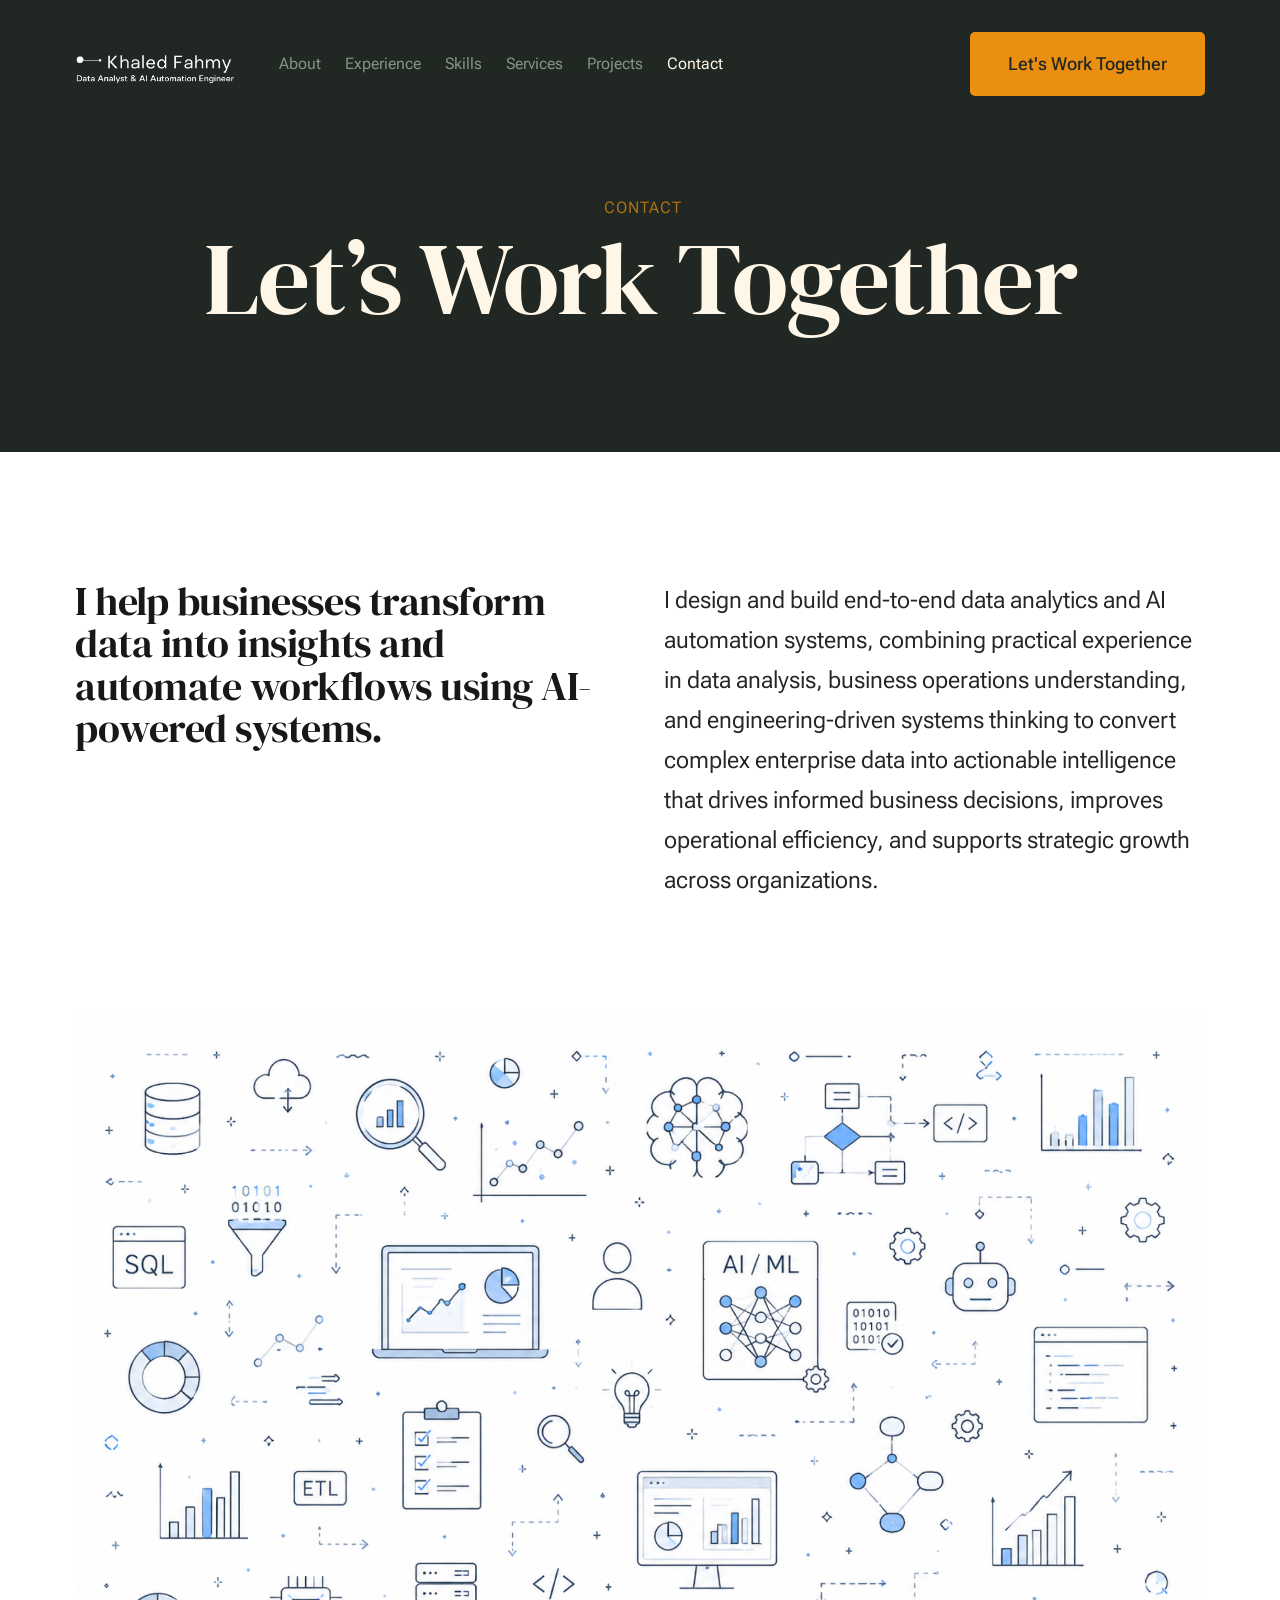
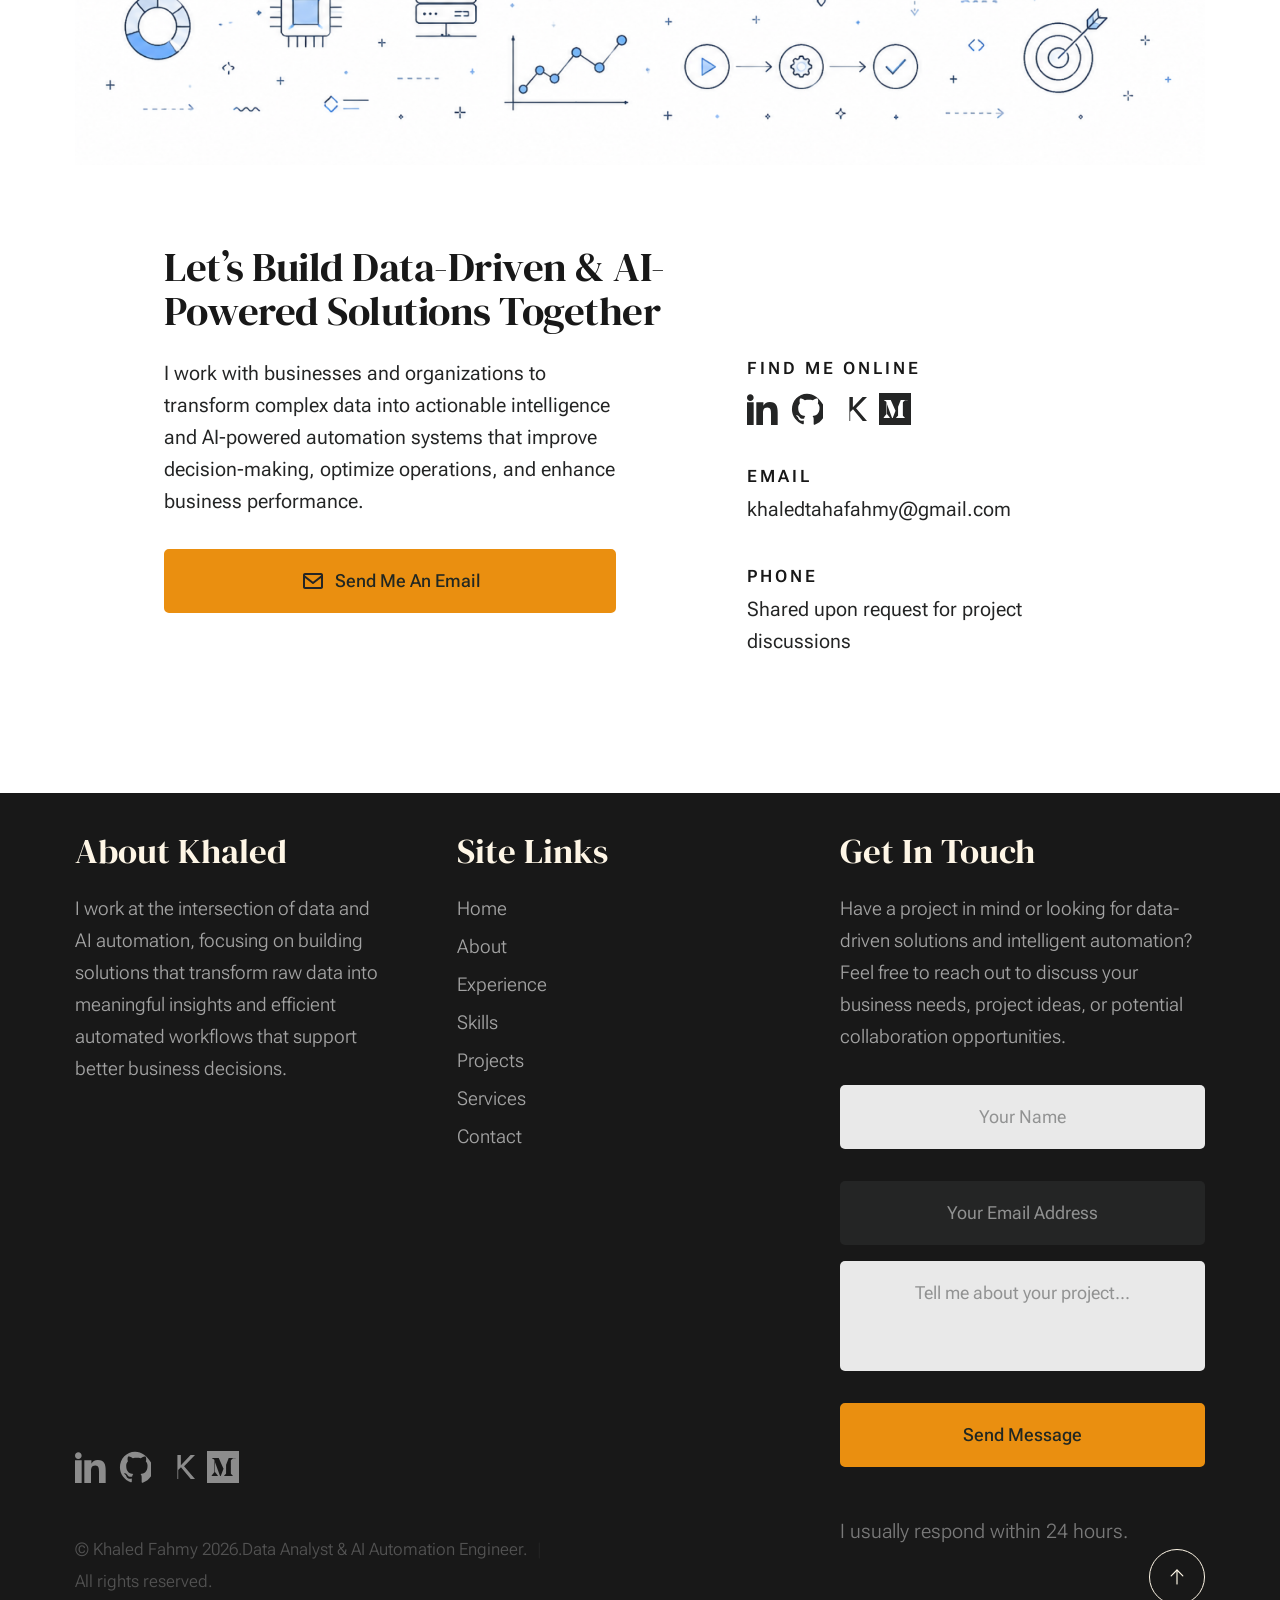
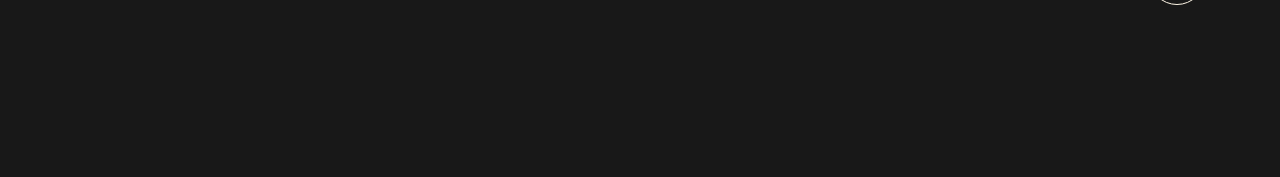
<file: contact.html>
<!DOCTYPE html>
<html lang="en" class="no-js" >
<head>

    <!--- basic page needs
    ================================================== -->
    <meta charset="utf-8">
    <meta name="viewport" content="width=device-width, initial-scale=1">
    <title>Contact - Khaled</title>

    <script>
        document.documentElement.classList.remove('no-js');
        document.documentElement.classList.add('js');
    </script>

    <!-- CSS
    ================================================== -->
    <link rel="stylesheet" href="css/vendor.css">
    <link rel="stylesheet" href="css/styles.css">

    <!-- favicons
    ================================================== -->
    <link rel="apple-touch-icon" sizes="180x180" href="apple-touch-icon.png">
    <link rel="icon" type="image/png" sizes="32x32" href="favicon-32x32.png">
    <link rel="icon" type="image/png" sizes="16x16" href="favicon-16x16.png">
    <link rel="manifest" href="site.webmanifest">

</head>


<body id="top">


    <!-- preloader
    ================================================== -->
    <div id="preloader">
        <div id="loader" class="dots-fade">
            <div></div>
            <div></div>
            <div></div>
        </div>
    </div>


    <!-- page wrap
    ================================================== -->
    <div id="page" class="s-pagewrap">


        <!-- # site header 
        ================================================== -->
        <header class="s-header">
            <div class="row s-header__inner width-sixteen-col">

                <div class="s-header__block">
                    <div class="s-header__logo">
                        <a class="logo" href="index.html">
                            <img src="images/logoooo.png" alt="Homepage">
                        </a>
                    </div>

                    <a class="s-header__menu-toggle" href="#0"><span>Menu</span></a>
                </div> <!-- end s-header__block -->

                <nav class="s-header__nav">
    
                    <ul class="s-header__menu-links">
                        <li><a href="about.html">About</a></li>
                        <li><a href="experience.html">Experience</a></li>
                        <li><a href="skills.html">Skills</a></li>
                        <li><a href="services.html">Services</a></li>
                        <li><a href="blog.html">Projects</a></li>
                        <li class="current"><a href="contact.html">Contact</a></li>
                    </ul> <!-- s-header__menu-links -->

                    <div class="s-header__contact">
                        <a href="contact.html" class="btn btn--primary s-header__contact-btn">Let's Work Together</a>                        
                    </div> <!-- s-header__contact -->
    
                </nav> <!-- end s-header__nav -->

            </div> <!-- end s-header__inner -->
        </header> <!-- end s-header -->


        <!-- # site main content
        ================================================== -->
        <section id="content" class="s-content">

               <section class="s-pageheader pageheader">
                    <div class="row">
                        <div class="column xl-12">
                            <h1 class="page-title">
                                <span class="page-title__small-type text-pretitle">Contact</span>
                                Let’s Work Together
                            </h1> 
                                                      
                        </div>
                    </div>
               </section> <!--pageheader -->  

               <section class="s-pagecontent pagecontent">

                    <div class="row pageintro">
                        <div class="column xl-6 lg-12">
                            <h2 class="text-display-title">I help businesses transform data into insights and automate workflows using AI-powered systems.</h2>
                        </div>
                        <div class="column xl-6 lg-12 u-flexitem-x-right">
                            <p class="lead">
                            I design and build end-to-end data analytics and AI automation systems, combining practical experience in data analysis, business operations understanding, and engineering-driven systems thinking to convert complex enterprise data into actionable intelligence that drives informed business decisions, improves operational efficiency, and supports strategic growth across organizations.                            </p>
                        </div>                       
                    </div> <!-- pageintro -->   
                    
                    <div class="row pagemedia">
                        <d class="column xl-12">
                            <figure class="page-media">                                
                                <img src="images/thumbs/contact/contact-1200.jpg" 
                                     srcset="images/thumbs/contact/contact-2400.png 2400w, 
                                             images/thumbs/contact/contact-1200.png 1200w, 
                                             images/thumbs/contact/contact-600.png 600w" sizes="(max-width: 2400px) 100vw, 2400px" alt="">
                            </figure>
                        </d>
                    </div> <!-- pagemedia --> 

                    <div class="row width-narrower pagemain">
                        <div class="column xl-12">
                            <h2>Let’s Build Data-Driven & AI- <br>
                                Powered Solutions Together</h2>

                            <div class="row">
                                <div class="column xl-6 md-12 contact-cta">     
                                    <p>
                                    I work with businesses and organizations to transform complex data into actionable intelligence and AI-powered automation systems that improve decision-making, optimize operations, and enhance business performance.
                                    </p>
        
                                    <a href="mailto:khaledtahafahmy@gmail.com?subject=Project%20Inquiry&body=Hello%20Khaled,%0D%0A%0D%0AI%20am%20interested%20in%20discussing%20a%20potential%20project%20with%20you.%0D%0A%0D%0AProject%20Details:%0D%0A%0D%0ABest%20Regards,"
                                                    class="btn btn--primary u-fullwidth contact-btn">

                                                        <svg xmlns="http://www.w3.org/2000/svg"
                                                            width="24"
                                                            height="24"
                                                            viewBox="0 0 24 24"
                                                            style="fill: rgba(0, 0, 0, 1);">

                                                            <path d="M20 4H4c-1.103 0-2 .897-2 2v12c0 1.103.897 2 2 2h16c1.103 0 2-.897 2-2V6c0-1.103-.897-2-2-2zm0 2v.511l-8 6.223-8-6.222V6h16zM4 18V9.044l7.386 5.745a.994.994 0 0 0 1.228 0L20 9.044 20.002 18H4z"></path>

                                                        </svg>

                                                        Send Me An Email

                                                    </a>
                                </div> 
                                <div class="column xl-5 md-12 u-flexitem-x-right">

                                    <div class="contact-block">
                                        <h6>Find Me Online</h6>
                                        <ul class="contact-social social-list">
                                               <li>
                                <a href="https://www.linkedin.com/in/khaled-el-sayed-ataya-3557873a2" target="_blank">
                                    <!-- LinkedIn Icon -->
                                    <svg xmlns="http://www.w3.org/2000/svg" width="24" height="24" viewBox="0 0 24 24">
                                     <path d="M4.98 3.5C4.98 4.88 3.87 6 2.5 6S0 4.88 0 3.5 1.12 1 2.5 1 4.98 2.12 4.98 3.5zM0 24h5V7H0v17zM7.5 7h4.8v2.3h.1c.67-1.2 2.3-2.5 4.7-2.5 5 0 5.9 3.3 5.9 7.6V24h-5v-8.5c0-2-.04-4.6-2.8-4.6-2.8 0-3.2 2.2-3.2 4.5V24h-5V7z"/>
                                    </svg>
                                    <span class="u-screen-reader-text">LinkedIn</span>
                                    </a>
                                  </li>
                                <li>
                                    <a href="https://github.com/Khaled-Fahmy" target="_blank">
                                        <!-- GitHub Icon -->
                                        <svg xmlns="http://www.w3.org/2000/svg" width="24" height="24" viewBox="0 0 24 24">
                                            <path d="M12 .5C5.7.5.7 5.7.7 12.2c0 5.2 3.4 9.6 8.1 11.2.6.1.8-.3.8-.6v-2.1c-3.3.7-4-1.6-4-1.6-.5-1.3-1.3-1.6-1.3-1.6-1.1-.8.1-.8.1-.8 1.2.1 1.9 1.3 1.9 1.3 1.1 1.9 2.9 1.4 3.6 1.1.1-.8.4-1.4.8-1.8-2.6-.3-5.3-1.4-5.3-6.2 0-1.4.5-2.6 1.3-3.5-.1-.3-.6-1.7.1-3.5 0 0 1.1-.4 3.6 1.3 1-.3 2-.4 3-.4s2 .1 3 .4c2.5-1.7 3.6-1.3 3.6-1.3.7 1.8.3 3.2.1 3.5.8.9 1.3 2.1 1.3 3.5 0 4.8-2.7 5.9-5.3 6.2.5.5.9 1.2.9 2.4v3.5c0 .3.2.7.8.6 4.7-1.6 8.1-6 8.1-11.2C23.3 5.7 18.3.5 12 .5z"/>
                                        </svg>
                                        <span class="u-screen-reader-text">GitHub</span>
                                    </a>
                                </li>
                               <li>
                                    <a href="https://www.kaggle.com/khaledtahafahmy1994" target="_blank">
                                        <svg role="img" width="24" height="24" viewBox="0 0 24 24" xmlns="http://www.w3.org/2000/svg">
                                            <title>Kaggle</title>
                                            <path d="M10.8 3h2.6v7.6l7.3-7.6h3.3l-8.2 8.5L24 21h-3.2l-7.3-8.9-2.1 2.1V21H10.8z"/>
                                        </svg>
                                        <span class="u-screen-reader-text">Kaggle</span>
                                    </a>
                                </li>
                                <li>
                                    <a href="https://medium.com/@khaledtahafahmy" target="_blank">
                                        <svg role="img" width="24" height="24" viewBox="0 0 24 24" xmlns="http://www.w3.org/2000/svg">
                                            <title>Medium</title>
                                            <path d="M0 0v24h24V0H0zm19.5 5.5l-1.4 1.3c-.1.1-.2.3-.2.5v9.4c0 .2.1.4.2.5l1.3 1.3v.3h-6.6v-.3l1.4-1.4c.1-.1.1-.2.1-.5V8.5l-4 10.2h-.5L6 8.5v6.8c0 .3.1.7.3.9l1.8 2.2v.3H3.5v-.3l1.8-2.2c.2-.2.3-.5.3-.9V7.2c0-.3-.1-.6-.3-.8L3.7 5.5V5.2h5.1l4 9.1 3.5-9.1h5.2v.3z"/>
                                        </svg>
                                        <span class="u-screen-reader-text">Medium</span>
                                    </a>
                                </li>
                                
    </li>
                                        </ul> <!-- end s-footer__social -->
                                    </div>

                                    <div class="contact-block">
                                        <h6>Email</h6>
                                        <a href="mailto:@gmail.com?subject=Project Inquiry">khaledtahafahmy@gmail.com</a>
                                    </div>

                                    <div class="contact-block">
                                        <h6>Phone</h6>
                                        <ul class="contact-list">
                                            <li><a>Shared upon request for project discussions</a></li>
                                            
                                        </ul>
                                    </div>

                                </div>
                            </div>
                        </div>                        
                    </div> <!-- end pagemain -->

               </section> <!-- pagecontent -->

               
        </section> <!-- s-content-->

        <!-- # footer 
        ================================================== -->
        <footer class="s-footer">
            <div class="row s-footer__content">
                <div class="column xl-6 lg-6 md-12 s-footer__block s-footer__about">                    
                    <h3>About Khaled</h3>
                    <p>
                    I work at the intersection of data and AI automation, focusing on building solutions that transform raw data into meaningful insights and efficient automated workflows that support better business decisions.
                    </p>               
                </div>                
                <div class="column xl-3 lg-6 md-12 s-footer__block s-footer__site-links">
                    <h3>Site Links</h3>
                    <ul class="link-list">
                        <li><a href="index.html">Home</a></li>
                        <li><a href="about.html">About</a></li>
                        <li><a href="experience.html">Experience</a></li>
                        <li><a href="skills.html">Skills</a></li>
                        <li><a href="blog.html">Projects</a></li>
                        <li><a href="services.html">Services</a></li>
                        <li><a href="contact.html">Contact</a></li>
                        
                    </ul>
                </div>
                <div class="column xl-3 lg-6 md-12 tab-12 s-footer__block s-footer__newsletter">
                    <h3>Get In Touch</h3>

                    <p>
                    Have a project in mind or looking for data-driven solutions and intelligent automation? Feel free to reach out to discuss your business needs, project ideas, or potential collaboration opportunities.
                    </p>

                    <div class="subscribe-form">

    <form
        action="https://formspree.io/f/mwlobrdp"
        method="POST"
        class="mc-form"
    >

        <!-- Name -->
        <input
            type="text"
            name="name"
            class="u-fullwidth text-center"
            placeholder="Your Name"
            required
        >

        <!-- Email -->
        <input
            type="email"
            name="email"
            class="u-fullwidth text-center"
            placeholder="Your Email Address"
            required
        >

        <!-- Message -->
        <textarea
            name="message"
            class="u-fullwidth text-center"
            placeholder="Tell me about your project..."
            rows="4"
            required
        ></textarea>

        <!-- Subject -->
        <input
            type="hidden"
            name="_subject"
            value="New Portfolio Contact Message"
        >

        <!-- Submit -->
        <input
            type="submit"
            value="Send Message"
            class="btn btn--primary btn--small u-fullwidth"
        >

    </form>

    <p style="opacity: 0.7; font-size: 2rem;">
        I usually respond within 24 hours.
    </p>

</div>

                </div>
            </div>    
            
            <div class="row s-footer__bottom">
                <div class="column xl-6 lg-12">
                    <ul class="s-footer__social social-list">
                     <li>
                                <a href="https://www.linkedin.com/in/khaled-el-sayed-ataya-3557873a2" target="_blank">
                                    <!-- LinkedIn Icon -->
                                    <svg xmlns="http://www.w3.org/2000/svg" width="24" height="24" viewBox="0 0 24 24">
                                     <path d="M4.98 3.5C4.98 4.88 3.87 6 2.5 6S0 4.88 0 3.5 1.12 1 2.5 1 4.98 2.12 4.98 3.5zM0 24h5V7H0v17zM7.5 7h4.8v2.3h.1c.67-1.2 2.3-2.5 4.7-2.5 5 0 5.9 3.3 5.9 7.6V24h-5v-8.5c0-2-.04-4.6-2.8-4.6-2.8 0-3.2 2.2-3.2 4.5V24h-5V7z"/>
                                    </svg>
                                    <span class="u-screen-reader-text">LinkedIn</span>
                                    </a>
                                  </li>
                                <li>
                                    <a href="https://github.com/Khaled-Fahmy" target="_blank">
                                        <!-- GitHub Icon -->
                                        <svg xmlns="http://www.w3.org/2000/svg" width="24" height="24" viewBox="0 0 24 24">
                                            <path d="M12 .5C5.7.5.7 5.7.7 12.2c0 5.2 3.4 9.6 8.1 11.2.6.1.8-.3.8-.6v-2.1c-3.3.7-4-1.6-4-1.6-.5-1.3-1.3-1.6-1.3-1.6-1.1-.8.1-.8.1-.8 1.2.1 1.9 1.3 1.9 1.3 1.1 1.9 2.9 1.4 3.6 1.1.1-.8.4-1.4.8-1.8-2.6-.3-5.3-1.4-5.3-6.2 0-1.4.5-2.6 1.3-3.5-.1-.3-.6-1.7.1-3.5 0 0 1.1-.4 3.6 1.3 1-.3 2-.4 3-.4s2 .1 3 .4c2.5-1.7 3.6-1.3 3.6-1.3.7 1.8.3 3.2.1 3.5.8.9 1.3 2.1 1.3 3.5 0 4.8-2.7 5.9-5.3 6.2.5.5.9 1.2.9 2.4v3.5c0 .3.2.7.8.6 4.7-1.6 8.1-6 8.1-11.2C23.3 5.7 18.3.5 12 .5z"/>
                                        </svg>
                                        <span class="u-screen-reader-text">GitHub</span>
                                    </a>
                                </li>
                               <li>
                                    <a href="https://www.kaggle.com/khaledtahafahmy1994" target="_blank">
                                        <svg role="img" width="24" height="24" viewBox="0 0 24 24" xmlns="http://www.w3.org/2000/svg">
                                            <title>Kaggle</title>
                                            <path d="M10.8 3h2.6v7.6l7.3-7.6h3.3l-8.2 8.5L24 21h-3.2l-7.3-8.9-2.1 2.1V21H10.8z"/>
                                        </svg>
                                        <span class="u-screen-reader-text">Kaggle</span>
                                    </a>
                                </li>
                                <li>
                                    <a href="https://medium.com/@khaledtahafahmy" target="_blank">
                                        <svg role="img" width="24" height="24" viewBox="0 0 24 24" xmlns="http://www.w3.org/2000/svg">
                                            <title>Medium</title>
                                            <path d="M0 0v24h24V0H0zm19.5 5.5l-1.4 1.3c-.1.1-.2.3-.2.5v9.4c0 .2.1.4.2.5l1.3 1.3v.3h-6.6v-.3l1.4-1.4c.1-.1.1-.2.1-.5V8.5l-4 10.2h-.5L6 8.5v6.8c0 .3.1.7.3.9l1.8 2.2v.3H3.5v-.3l1.8-2.2c.2-.2.3-.5.3-.9V7.2c0-.3-.1-.6-.3-.8L3.7 5.5V5.2h5.1l4 9.1 3.5-9.1h5.2v.3z"/>
                                        </svg>
                                        <span class="u-screen-reader-text">Medium</span>
                                    </a>
                                </li>
                </div>
                <div class="column xl-6 lg-12">
                    <p class="ss-copyright">
                        <span>© Khaled Fahmy 2026.Data Analyst & AI Automation Engineer.</span> 
                        <span>All rights reserved.</a></span>
                    </p>
                </div>

                <div class="ss-go-top">
                    <a class="smoothscroll" title="Back to Top" href="#top">
                        <svg xmlns="http://www.w3.org/2000/svg" viewBox="0 0 24 24" width="36" height="36" fill="none" stroke="#ffffff" stroke-width="1" stroke-linecap="round" stroke-linejoin="round">&lt;!--!  Atomicons Free 1.00 by @atisalab License - https://atomicons.com/license/ (Icons: CC BY 4.0) Copyright 2021 Atomicons --&gt;<polyline points="17 11 12 6 7 11"></polyline><line x1="12" y1="18" x2="12" y2="6"></line></svg>
                    </a>
                </div> <!-- end ss-go-top -->
            </div>
            
        </footer> <!-- end s-footer -->

    </div> <!-- end page-wrap -->

    <!-- Java Script
    ================================================== -->
    <script src="js/plugins.js"></script>
    <script src="js/main.js"></script>

</body>
</html>
</file>
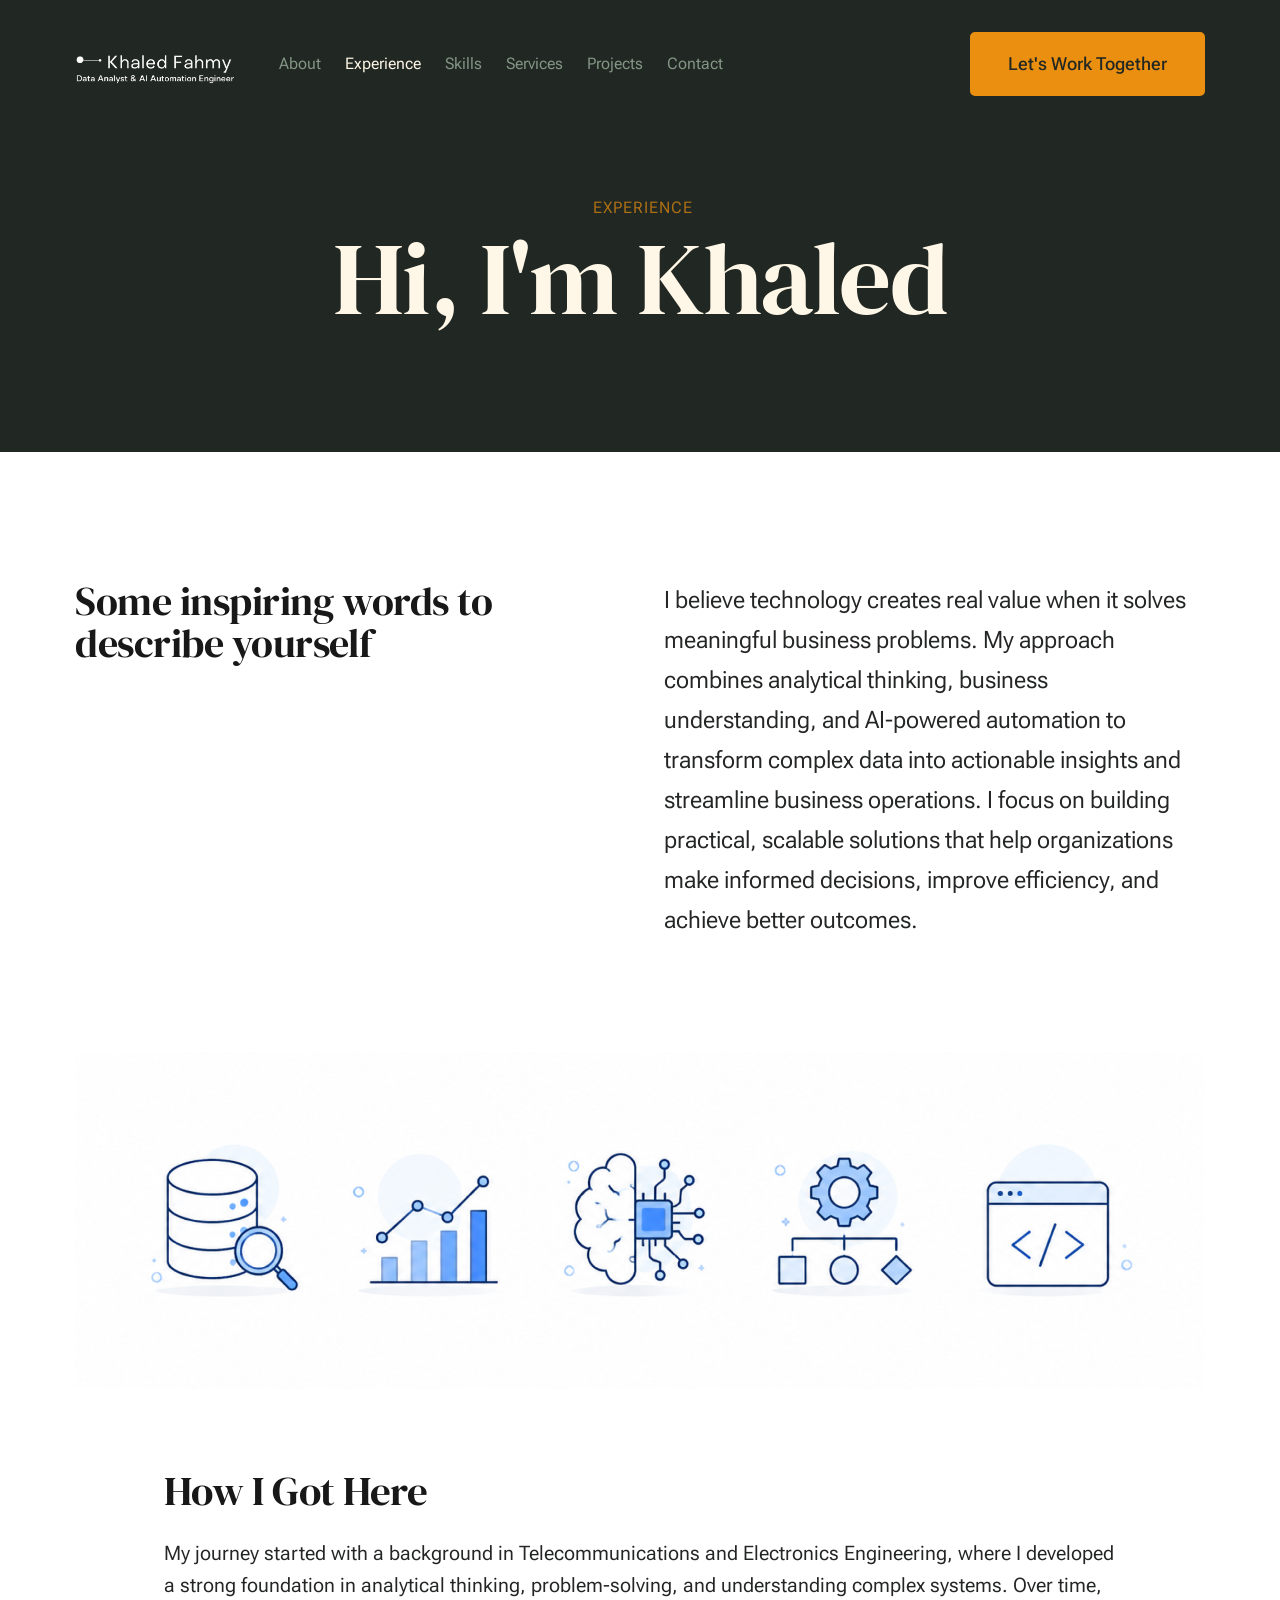
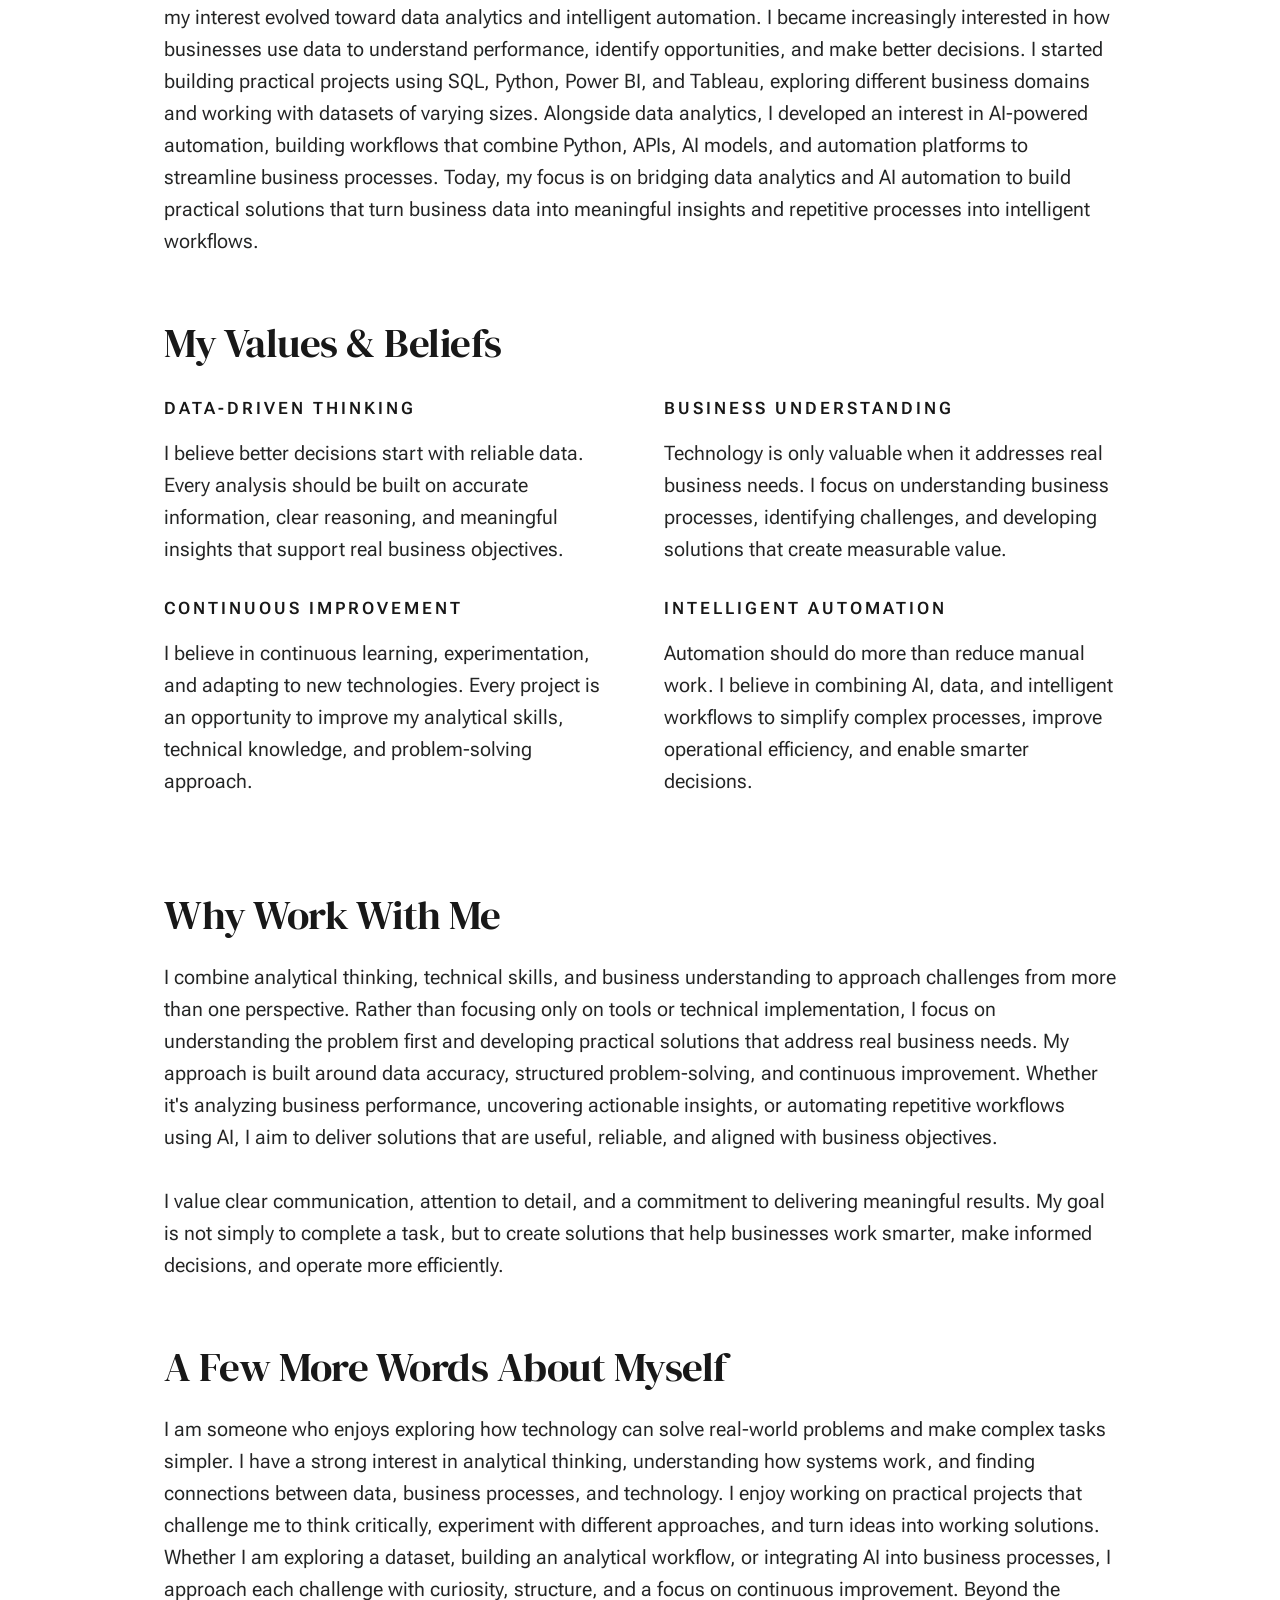
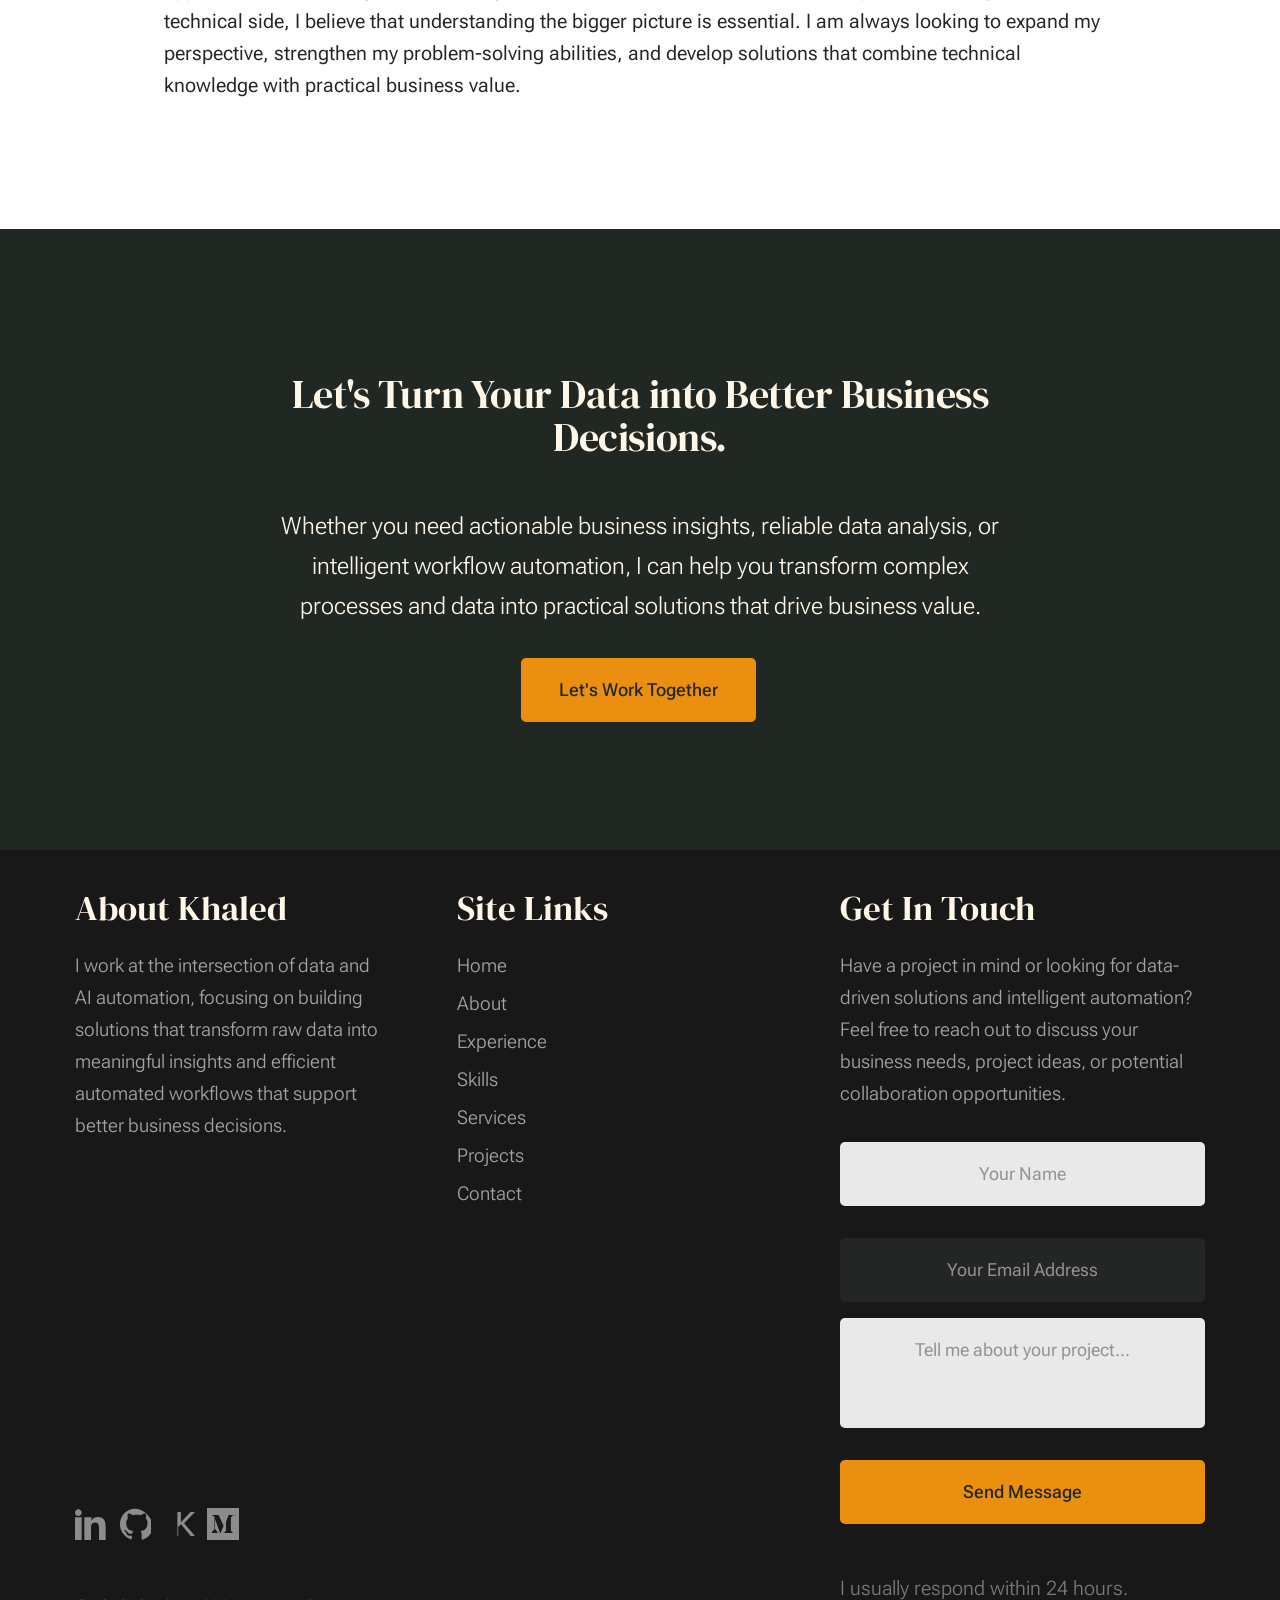
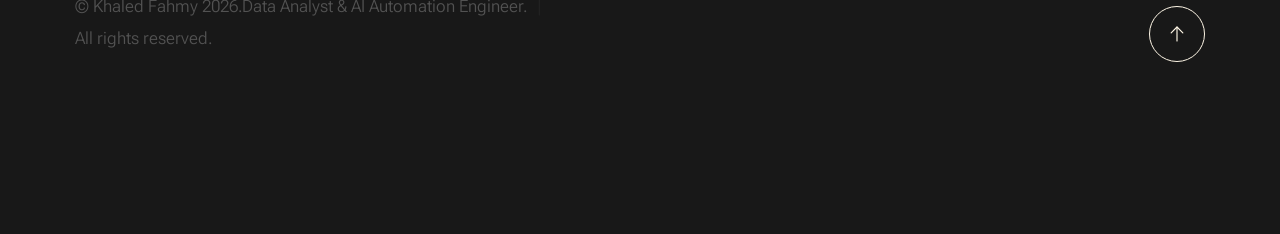
<file: experience.html>
<!DOCTYPE html>
<html lang="en" class="no-js" >
<head>

    <!--- basic page needs
    ================================================== -->
    <meta charset="utf-8">
    <meta name="viewport" content="width=device-width, initial-scale=1">
    <title>About - Khaled</title>

    <script>
        document.documentElement.classList.remove('no-js');
        document.documentElement.classList.add('js');
    </script>

    <!-- CSS
    ================================================== -->
    <link rel="stylesheet" href="css/vendor.css">
    <link rel="stylesheet" href="css/styles.css">

    <!-- favicons
    ================================================== -->
    <link rel="apple-touch-icon" sizes="180x180" href="apple-touch-icon.png">
    <link rel="icon" type="image/png" sizes="32x32" href="favicon-32x32.png">
    <link rel="icon" type="image/png" sizes="16x16" href="favicon-16x16.png">
    <link rel="manifest" href="site.webmanifest">

</head>


<body id="top">


    <!-- preloader
    ================================================== -->
    <div id="preloader">
        <div id="loader" class="dots-fade">
            <div></div>
            <div></div>
            <div></div>
        </div>
    </div>


    <!-- page wrap
    ================================================== -->
    <div id="page" class="s-pagewrap">


        <!-- # site header 
        ================================================== -->
        <header class="s-header">

            <div class="row s-header__inner width-sixteen-col">

                <div class="s-header__block">
                    <div class="s-header__logo">
                        <a class="logo" href="index.html">
                            <img src="images/logoooo.png" alt="Homepage">
                        </a>
                    </div>

                    <a class="s-header__menu-toggle" href="#0"><span>Menu</span></a>
                </div> <!-- end s-header__block -->

                <nav class="s-header__nav">
    
                    <ul class="s-header__menu-links">
                        <li><a href="about.html">About</a></li>
                        <li class="current"><a href="experience.html">Experience</a></li>
                        <li><a href="skills.html">Skills</a></li>
                        <li><a href="services.html">Services</a></li>
                        <li><a href="blog.html">Projects</a></li>
                        <li><a href="contact.html">Contact</a></li>
                    </ul> <!-- s-header__menu-links -->

                    <div class="s-header__contact">
                        <a href="contact.html" class="btn btn--primary s-header__contact-btn">Let's Work Together</a>                        
                    </div> <!-- s-header__contact -->
    
                </nav> <!-- end s-header__nav -->

            </div> <!-- end s-header__inner -->

        </header> <!-- end s-header -->


        <!-- # site main content
        ================================================== -->
        <section id="content" class="s-content">

               <section class="s-pageheader pageheader">
                    <div class="row">
                        <div class="column xl-12">
                            <h1 class="page-title">
                                <span class="page-title__small-type text-pretitle">Experience</span>
                                Hi, I'm Khaled
                            </h1>
                            
                        </div>
                    </div>
               </section> <!-- end pageheader --> 

               <section class="s-pagecontent pagecontent">

                    <div class="row pageintro">
                        <div class="column xl-6 lg-12">
                            <h2 class="text-display-title">Some inspiring words to describe yourself</h2>
                        </div>
                        <div class="column xl-6 lg-12 u-flexitem-x-right">
                            <p class="lead">
                            I believe technology creates real value when it solves meaningful business problems. My approach combines analytical thinking, business understanding, and AI-powered automation to transform complex data into actionable insights and streamline business operations. I focus on building practical, scalable solutions that help organizations make informed decisions, improve efficiency, and achieve better outcomes.
                            </p>
                        </div>                       
                    </div> <!-- end pageintro -->   
                    
                    <div class="row pagemedia">
                        <d class="column xl-12">
                            <figure class="page-media">                                
                                <img src="images/thumbs/about/about-1200.jpg" 
                                     srcset="images/thumbs/about/about-2400.png 2400w, 
                                             images/thumbs/about/about-1200.png 1200w, 
                                             images/thumbs/about/about-600.png 600w" sizes="(max-width: 2400px) 100vw, 2400px" alt="">
                            </figure>
                        </d>
                    </div> <!-- end pagemedia -->

                    <div class="row width-narrower pagemain">
                        <div class="column xl-12"> 

                            <h2>How I Got Here</h2>
                            <p>
                            My journey started with a background in Telecommunications and Electronics Engineering, where I developed a strong foundation in analytical thinking, problem-solving, and understanding complex systems.
                            Over time, my interest evolved toward data analytics and intelligent automation. I became increasingly interested in how businesses use data to understand performance, identify opportunities, and make better decisions.
                            I started building practical projects using SQL, Python, Power BI, and Tableau, exploring different business domains and working with datasets of varying sizes. Alongside data analytics, I developed an interest in AI-powered automation, building workflows that combine Python, APIs, AI models, and automation platforms to streamline business processes.
                            Today, my focus is on bridging data analytics and AI automation to build practical solutions that turn business data into meaningful insights and repetitive processes into intelligent workflows.

                            <h2 class="u-add-bottom">My Values & Beliefs</h2>

                            <div class="grid-list-items list-items">
                                <div class="grid-list-items__item list-items__item u-remove-bottom">
                                    <div class="list-items__item-header">
                                        <h6 class="list-items__item-small-title">Data-Driven Thinking</h6>
                                    </div>
                                    <p>
                                    I believe better decisions start with reliable data. Every analysis should be built on accurate information, clear reasoning, and meaningful insights that support real business objectives.
                                    </p>
                                </div>
                                <div class="grid-list-items__item list-items__item u-remove-bottom">
                                    <div class="list-items__item-header">
                                        <h6 class="list-items__item-small-title">Business Understanding</h6>
                                    </div>
                                    <p> 
                                    Technology is only valuable when it addresses real business needs. I focus on understanding business processes, identifying challenges, and developing solutions that create measurable value.
                                    </p>
                                </div>
                                <div class="grid-list-items__item list-items__item u-remove-bottom">
                                    <div class="list-items__item-header">
                                        <h6 class="list-items__item-small-title">Continuous Improvement</h6>
                                    </div>
                                    <p>
                                    I believe in continuous learning, experimentation, and adapting to new technologies. Every project is an opportunity to improve my analytical skills, technical knowledge, and problem-solving approach.
                                    </p>
                                </div>
                                <div class="grid-list-items__item list-items__item u-remove-bottom">
                                    <div class="list-items__item-header">
                                        <h6 class="list-items__item-small-title">Intelligent Automation</h6>
                                    </div>
                                    <p>
                                    Automation should do more than reduce manual work. I believe in combining AI, data, and intelligent workflows to simplify complex processes, improve operational efficiency, and enable smarter decisions.
                                    </p>
                                </div>
                            </div> <!--grid-list-items -->

                            <h2>Why Work With Me</h2>
                            <p>
                            I combine analytical thinking, technical skills, and business understanding to approach challenges from more than one perspective. Rather than focusing only on tools or technical implementation, I focus on understanding the problem first and developing practical solutions that address real business needs.
                            My approach is built around data accuracy, structured problem-solving, and continuous improvement. Whether it's analyzing business performance, uncovering actionable insights, or automating repetitive workflows using AI, I aim to deliver solutions that are useful, reliable, and aligned with business objectives.
                            </p>

                            <p>
                            I value clear communication, attention to detail, and a commitment to delivering meaningful results. My goal is not simply to complete a task, but to create solutions that help businesses work smarter, make informed decisions, and operate more efficiently.
                            </p>                   

                            <h2>A Few More Words About Myself</h2>
                            <p>
                            I am someone who enjoys exploring how technology can solve real-world problems and make complex tasks simpler. I have a strong interest in analytical thinking, understanding how systems work, and finding connections between data, business processes, and technology.
                            I enjoy working on practical projects that challenge me to think critically, experiment with different approaches, and turn ideas into working solutions. Whether I am exploring a dataset, building an analytical workflow, or integrating AI into business processes, I approach each challenge with curiosity, structure, and a focus on continuous improvement.
                            Beyond the technical side, I believe that understanding the bigger picture is essential. I am always looking to expand my perspective, strengthen my problem-solving abilities, and develop solutions that combine technical knowledge with practical business value.

                        </div> <!-- end grid-block-->
                    </div> <!-- end pagemain -->

               </section> <!-- pagecontent -->


               <!-- 

               <section class="s-testimonials">

                    <div class="s-testimonials__header row row-x-center text-center">
                        <div class="column xl-8 lg-12">
        
                            <p class="text-pretitle">
                            Testimonials
                            </p>
                            <h3>
                            Reviews From Real Clients
                            </h3>                        
        
                        </div>
                    </div> 

                    <div class="row s-testimonials__content">
                        <div class="column xl-12 testimonials">

                            <div class="swiper-container testimonials__slider page-slider">

                                <div class="swiper-wrapper">
                                    <div class="testimonials__slide swiper-slide">
                                        <p>
                                        Molestiae incidunt consequatur quis ipsa autem nam sit enim magni. Voluptas tempore rem. 
                                        Explicabo a quaerat sint autem dolore ducimus ut consequatur neque. Nisi dolores quaerat fuga rem nihil nostrum.
                                        Laudantium quia consequatur molestias.
                                        </p>
                                        <div class="testimonials__author">
                                            <img src="images/avatars/user-01.jpg" alt="Author image" class="testimonials__avatar">
                                            <cite class="testimonials__cite">
                                                <strong>John Rockefeller</strong>
                                                <span>Standard Oil Co.</span>
                                            </cite>
                                        </div>
                                    </div>
                                    <div class="testimonials__slide swiper-slide">
                                        <p>
                                        Voluptas tempore rem. Molestiae incidunt consequatur quis ipsa autem nam sit enim magni. 
                                        Explicabo a quaerat sint autem dolore ducimus ut consequatur neque. Nisi dolores quaerat fuga rem nihil nostrum.
                                        Laudantium quia consequatur molestias.
                                        </p>
                                        <div class="testimonials__author">
                                            <img src="images/avatars/user-04.jpg" alt="Author image" class="testimonials__avatar">
                                            <cite class="testimonials__cite">
                                                <strong>Andrew Carnegie</strong>
                                                <span>Carnegie Steel Co.</span>
                                            </cite>
                                        </div>
                                    </div>
                                    <div class="testimonials__slide swiper-slide">
                                        <p>
                                        Nisi dolores quaerat fuga rem nihil nostrum. Molestiae incidunt consequatur quis ipsa autem nam sit enim magni. 
                                        Voluptas tempore rem. Explicabo a quaerat sint autem dolore ducimus ut consequatur neque. 
                                        Laudantium quia consequatur molestias.
                                        </p>
                                        <div class="testimonials__author">
                                            <img src="images/avatars/user-06.jpg" alt="Author image" class="testimonials__avatar">
                                            <cite class="testimonials__cite">
                                                <strong>Henry Ford</strong>
                                                <span>Ford Motor Co.</span>
                                            </cite>
                                        </div>
                                    </div>
                                    <div class="testimonials__slide swiper-slide">
                                        <p>
                                        Molestiae incidunt consequatur quis ipsa autem nam sit enim magni. Voluptas tempore rem. 
                                        Explicabo a quaerat sint autem dolore ducimus ut consequatur neque. Nisi dolores quaerat fuga rem nihil nostrum.
                                        Laudantium quia consequatur molestias.
                                        </p>
                                        <div class="testimonials__author">
                                            <img src="images/avatars/user-02.jpg" alt="Author image" class="testimonials__avatar">
                                            <cite class="testimonials__cite">
                                                <strong>John Morgan</strong>
                                                <span>JP Morgan & Co.</span>
                                            </cite>
                                        </div>
                                    </div> 
                                </div> 

                                <div class="swiper-pagination"></div>

                            </div> 

                        </div> 
                    </div> 

               </section> 

        </section> 

        --> 

        <!-- # cta
        ================================================== -->
        <section id="cta" class="s-cta">

            <div class="row row-x-center text-center">
                <div class="column xl-8 lg-12">

                    <div class="s-cta__content">
                        <h2 class="text-display-title">
                        Let's Turn Your Data into Better Business Decisions.
                        </h2>
                        <p class="lead">
                        Whether you need actionable business insights, reliable data analysis, or intelligent workflow automation, I can help you transform complex processes and data into practical solutions that drive business value.                        </p>
                        <a href="contact.html" class="btn btn--primary">Let's Work Together</a>
                    </div>

                </div>
            </div>

        </section> <!-- end s-cta -->


        <!-- # footer 
        ================================================== -->
        <footer class="s-footer">
            <div class="row s-footer__content">
                <div class="column xl-6 lg-6 md-12 s-footer__block s-footer__about">                    
                    <h3>About Khaled</h3>
                    <p>
                    I work at the intersection of data and AI automation, focusing on building solutions that transform raw data into meaningful insights and efficient automated workflows that support better business decisions.
                    </p>               
                </div>                
                <div class="column xl-3 lg-6 md-12 s-footer__block s-footer__site-links">
                    <h3>Site Links</h3>
                    <ul class="link-list">
                        <li><a href="index.html">Home</a></li>
                        <li><a href="about.html">About</a></li>
                        <li><a href="experience.html">Experience</a></li>
                        <li><a href="skills.html">Skills</a></li>
                         <li><a href="services.html">Services</a></li>
                        <li><a href="blog.html">Projects</a></li>
                        <li><a href="contact.html">Contact</a></li>
                        
                    </ul>
                </div>
                <div class="column xl-3 lg-6 md-12 tab-12 s-footer__block s-footer__newsletter">
                    <h3>Get In Touch</h3>

                    <p>
                    Have a project in mind or looking for data-driven solutions and intelligent automation? Feel free to reach out to discuss your business needs, project ideas, or potential collaboration opportunities.
                    </p>

                    <div class="subscribe-form">

    <form
        action="https://formspree.io/f/mwlobrdp"
        method="POST"
        class="mc-form"
    >

        <!-- Name -->
        <input
            type="text"
            name="name"
            class="u-fullwidth text-center"
            placeholder="Your Name"
            required
        >

        <!-- Email -->
        <input
            type="email"
            name="email"
            class="u-fullwidth text-center"
            placeholder="Your Email Address"
            required
        >

        <!-- Message -->
        <textarea
            name="message"
            class="u-fullwidth text-center"
            placeholder="Tell me about your project..."
            rows="4"
            required
        ></textarea>

        <!-- Subject -->
        <input
            type="hidden"
            name="_subject"
            value="New Portfolio Contact Message"
        >

        <!-- Submit -->
        <input
            type="submit"
            value="Send Message"
            class="btn btn--primary btn--small u-fullwidth"
        >

    </form>

    <p style="opacity: 0.7; font-size: 2rem;">
        I usually respond within 24 hours.
    </p>

</div>

                </div>
            </div>    
            
            <div class="row s-footer__bottom">
                <div class="column xl-6 lg-12">
                    <ul class="s-footer__social social-list">
                        <li>
                                <a href="https://www.linkedin.com/in/khaled-el-sayed-ataya-3557873a2" target="_blank">
                                    <!-- LinkedIn Icon -->
                                    <svg xmlns="http://www.w3.org/2000/svg" width="24" height="24" viewBox="0 0 24 24">
                                     <path d="M4.98 3.5C4.98 4.88 3.87 6 2.5 6S0 4.88 0 3.5 1.12 1 2.5 1 4.98 2.12 4.98 3.5zM0 24h5V7H0v17zM7.5 7h4.8v2.3h.1c.67-1.2 2.3-2.5 4.7-2.5 5 0 5.9 3.3 5.9 7.6V24h-5v-8.5c0-2-.04-4.6-2.8-4.6-2.8 0-3.2 2.2-3.2 4.5V24h-5V7z"/>
                                    </svg>
                                    <span class="u-screen-reader-text">LinkedIn</span>
                                    </a>
                                  </li>
                                <li>
                                    <a href="https://github.com/Khaled-Fahmy" target="_blank">
                                        <!-- GitHub Icon -->
                                        <svg xmlns="http://www.w3.org/2000/svg" width="24" height="24" viewBox="0 0 24 24">
                                            <path d="M12 .5C5.7.5.7 5.7.7 12.2c0 5.2 3.4 9.6 8.1 11.2.6.1.8-.3.8-.6v-2.1c-3.3.7-4-1.6-4-1.6-.5-1.3-1.3-1.6-1.3-1.6-1.1-.8.1-.8.1-.8 1.2.1 1.9 1.3 1.9 1.3 1.1 1.9 2.9 1.4 3.6 1.1.1-.8.4-1.4.8-1.8-2.6-.3-5.3-1.4-5.3-6.2 0-1.4.5-2.6 1.3-3.5-.1-.3-.6-1.7.1-3.5 0 0 1.1-.4 3.6 1.3 1-.3 2-.4 3-.4s2 .1 3 .4c2.5-1.7 3.6-1.3 3.6-1.3.7 1.8.3 3.2.1 3.5.8.9 1.3 2.1 1.3 3.5 0 4.8-2.7 5.9-5.3 6.2.5.5.9 1.2.9 2.4v3.5c0 .3.2.7.8.6 4.7-1.6 8.1-6 8.1-11.2C23.3 5.7 18.3.5 12 .5z"/>
                                        </svg>
                                        <span class="u-screen-reader-text">GitHub</span>
                                    </a>
                                </li>
                               <li>
                                    <a href="https://www.kaggle.com/khaledtahafahmy1994" target="_blank">
                                        <svg role="img" width="24" height="24" viewBox="0 0 24 24" xmlns="http://www.w3.org/2000/svg">
                                            <title>Kaggle</title>
                                            <path d="M10.8 3h2.6v7.6l7.3-7.6h3.3l-8.2 8.5L24 21h-3.2l-7.3-8.9-2.1 2.1V21H10.8z"/>
                                        </svg>
                                        <span class="u-screen-reader-text">Kaggle</span>
                                    </a>
                                </li>
                                <li>
                                    <a href="https://medium.com/@khaledtahafahmy" target="_blank">
                                        <svg role="img" width="24" height="24" viewBox="0 0 24 24" xmlns="http://www.w3.org/2000/svg">
                                            <title>Medium</title>
                                            <path d="M0 0v24h24V0H0zm19.5 5.5l-1.4 1.3c-.1.1-.2.3-.2.5v9.4c0 .2.1.4.2.5l1.3 1.3v.3h-6.6v-.3l1.4-1.4c.1-.1.1-.2.1-.5V8.5l-4 10.2h-.5L6 8.5v6.8c0 .3.1.7.3.9l1.8 2.2v.3H3.5v-.3l1.8-2.2c.2-.2.3-.5.3-.9V7.2c0-.3-.1-.6-.3-.8L3.7 5.5V5.2h5.1l4 9.1 3.5-9.1h5.2v.3z"/>
                                        </svg>
                                        <span class="u-screen-reader-text">Medium</span>
                                    </a>
                                </li>
                                
                </div>
                <div class="column xl-6 lg-12">
                    <p class="ss-copyright">
                        <span>© Khaled Fahmy 2026.Data Analyst & AI Automation Engineer.</span> 
                        <span>All rights reserved.</a></span>
                    </p>
                </div>

                <div class="ss-go-top">
                    <a class="smoothscroll" title="Back to Top" href="#top">
                        <svg xmlns="http://www.w3.org/2000/svg" viewBox="0 0 24 24" width="36" height="36" fill="none" stroke="#ffffff" stroke-width="1" stroke-linecap="round" stroke-linejoin="round">&lt;!--!  Atomicons Free 1.00 by @atisalab License - https://atomicons.com/license/ (Icons: CC BY 4.0) Copyright 2021 Atomicons --&gt;<polyline points="17 11 12 6 7 11"></polyline><line x1="12" y1="18" x2="12" y2="6"></line></svg>
                    </a>
                </div> <!-- end ss-go-top -->
            </div>
            
        </footer> <!-- end s-footer -->

    </div> <!-- end page-wrap -->

    <!-- Java Script
    ================================================== -->
    <script src="js/plugins.js"></script>
    <script src="js/main.js"></script>

</body>
</html>
</file>
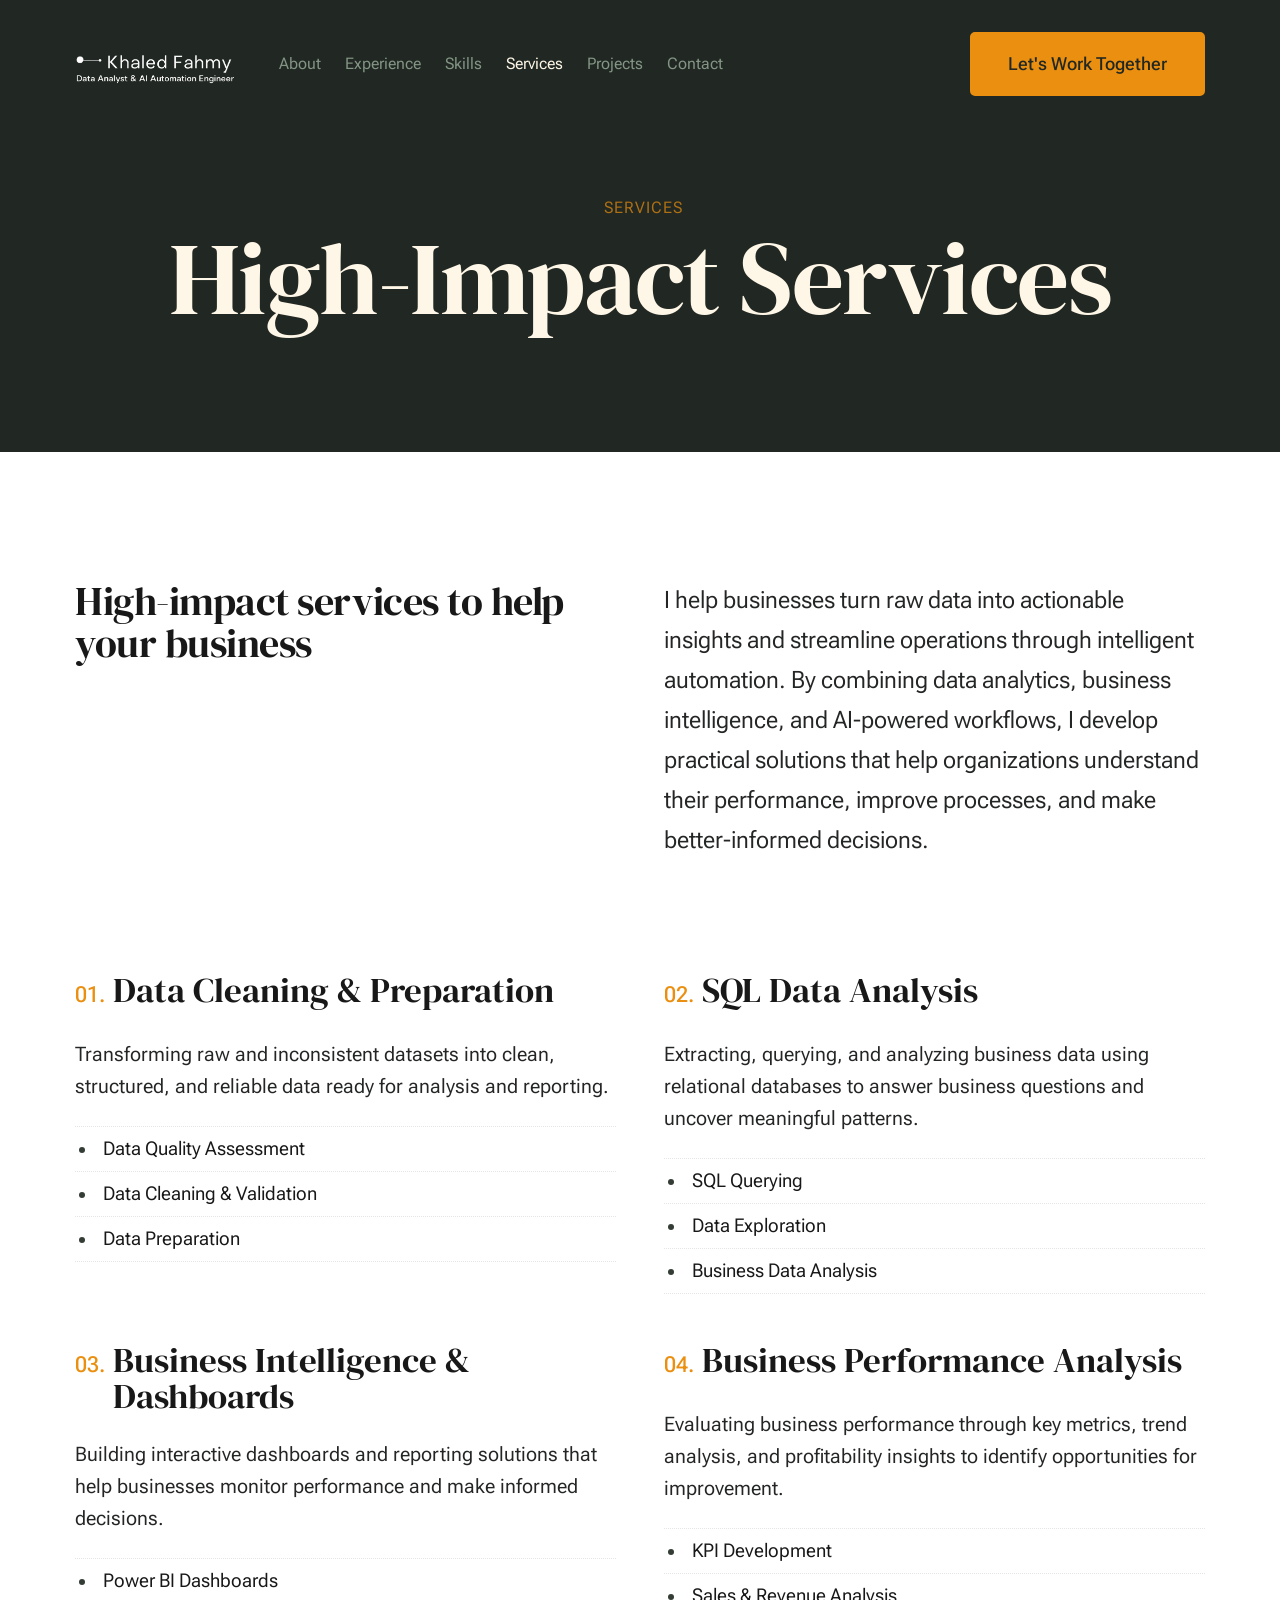
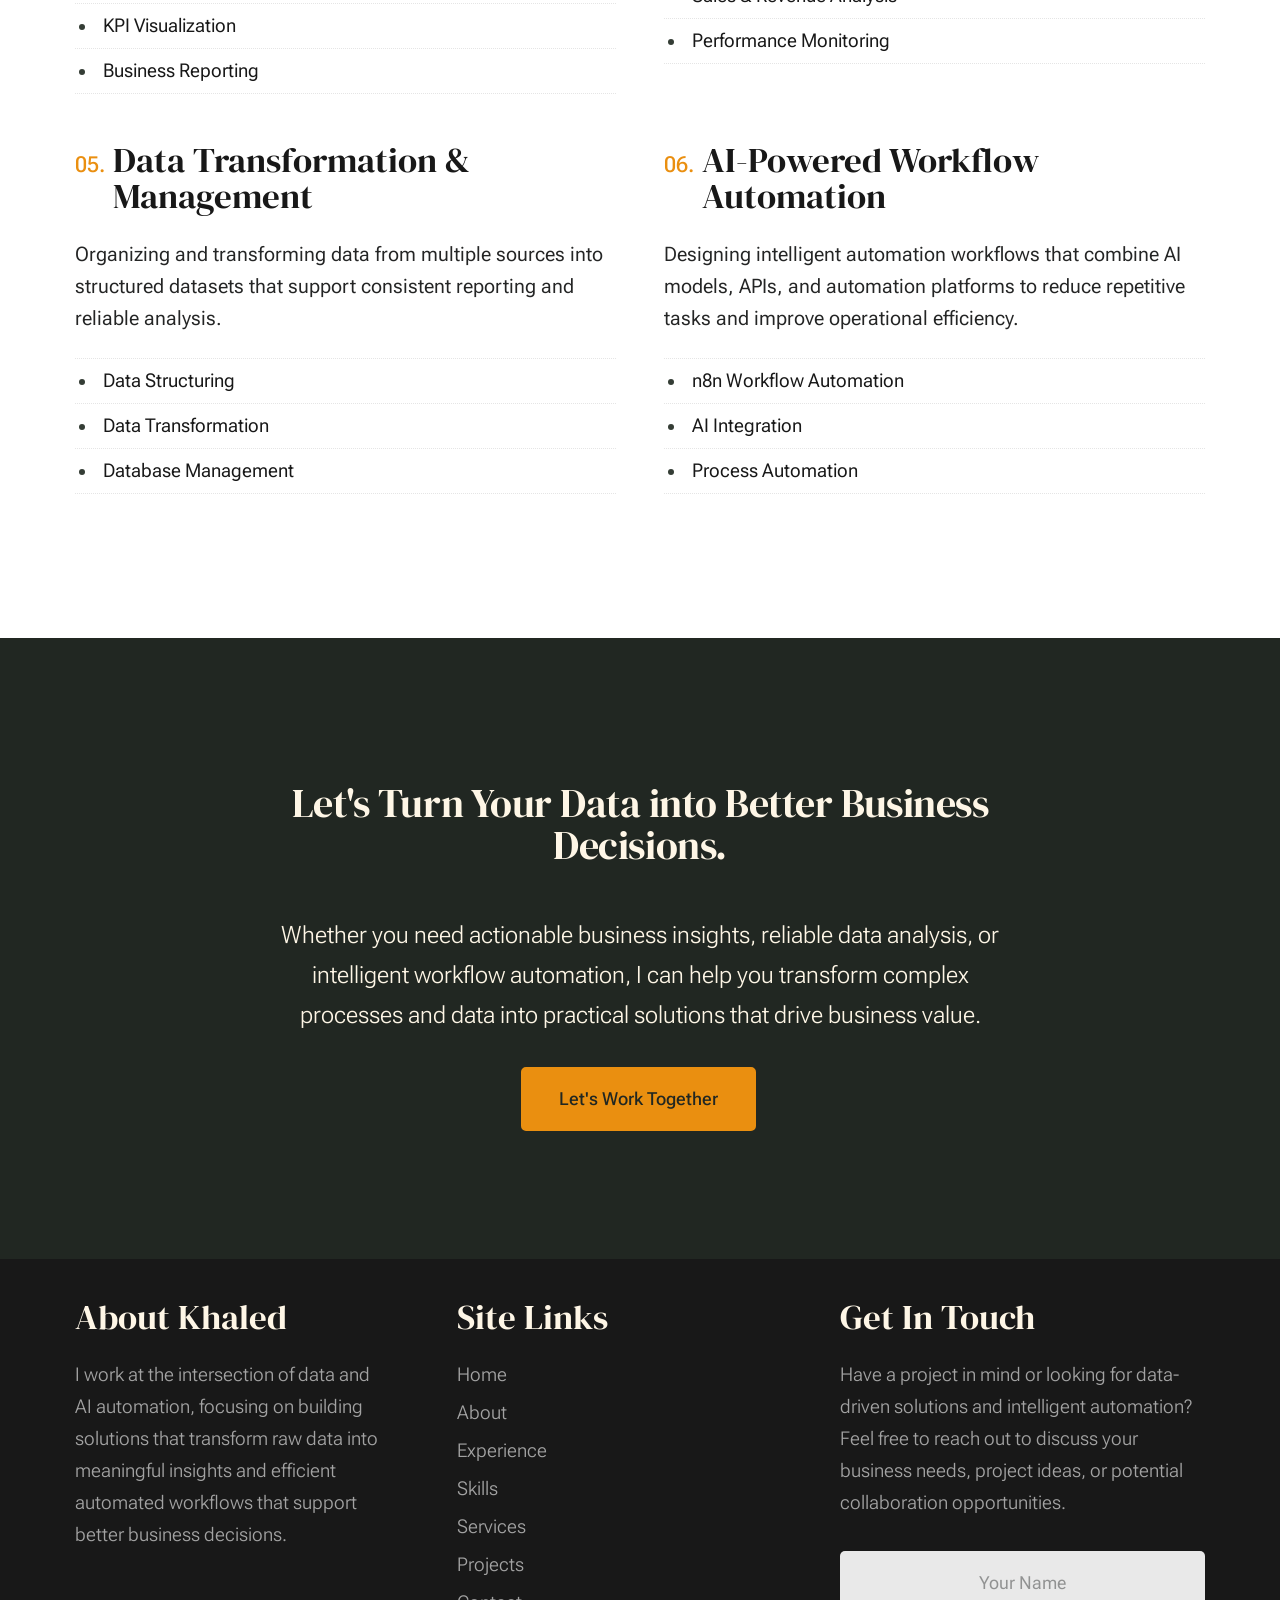
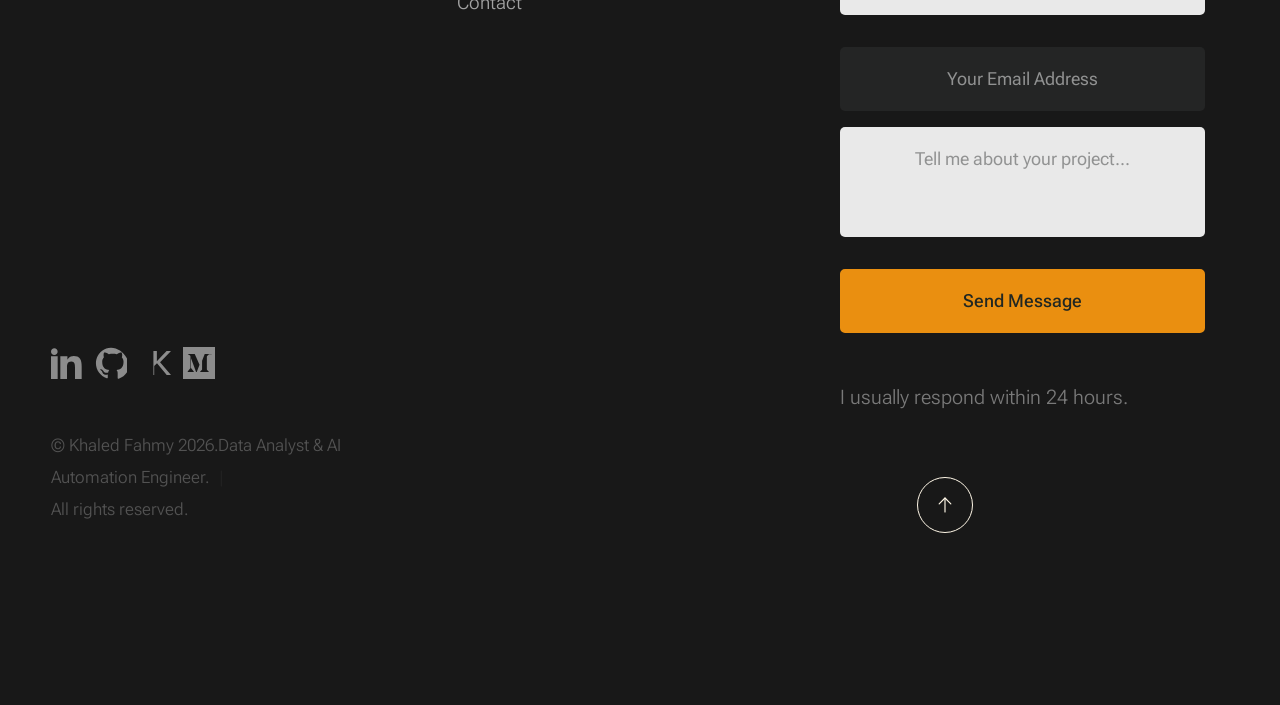
<file: services.html>
<!DOCTYPE html>
<html lang="en" class="no-js" >
<head>

    <!--- basic page needs
    ================================================== -->
    <meta charset="utf-8">
    <meta name="viewport" content="width=device-width, initial-scale=1">
    <title>Services - Khaled</title>

    <script>
        document.documentElement.classList.remove('no-js');
        document.documentElement.classList.add('js');
    </script>

    <!-- CSS
    ================================================== -->
    <link rel="stylesheet" href="css/vendor.css">
    <link rel="stylesheet" href="css/styles.css">

    <!-- favicons
    ================================================== -->
    <link rel="apple-touch-icon" sizes="180x180" href="apple-touch-icon.png">
    <link rel="icon" type="image/png" sizes="32x32" href="favicon-32x32.png">
    <link rel="icon" type="image/png" sizes="16x16" href="favicon-16x16.png">
    <link rel="manifest" href="site.webmanifest">

</head>


<body id="top">


    <!-- preloader
    ================================================== -->
    <div id="preloader">
        <div id="loader" class="dots-fade">
            <div></div>
            <div></div>
            <div></div>
        </div>
    </div>


    <!-- page wrap
    ================================================== -->
    <div id="page" class="s-pagewrap">

        <!-- # site header 
        ================================================== -->
        <header class="s-header">

            <div class="row s-header__inner width-sixteen-col">

                <div class="s-header__block">
                    <div class="s-header__logo">
                        <a class="logo" href="index.html">
                            <img src="images/logoooo.png" alt="Homepage">
                        </a>
                    </div>

                    <a class="s-header__menu-toggle" href="#0"><span>Menu</span></a>
                </div> <!-- end s-header__block -->

                <nav class="s-header__nav">
    
                    <ul class="s-header__menu-links">
                        <li><a href="about.html">About</a></li>
                        <li><a href="experience.html">Experience</a></li>
                        <li><a href="skills.html">Skills</a></li>
                        <li class="current"><a href="services.html">Services</a></li>
                        <li><a href="blog.html">Projects</a></li>
                        <li><a href="contact.html">Contact</a></li>
                    </ul> <!-- s-header__menu-links -->

                    <div class="s-header__contact">
                        <a href="contact.html" class="btn btn--primary s-header__contact-btn">Let's Work Together</a>                        
                    </div> <!-- s-header__contact -->
    
                </nav> <!-- end s-header__nav -->

            </div> <!-- end s-header__inner -->

        </header> <!-- end s-header -->

        <!-- # site main content
        ================================================== -->
        <section id="content" class="s-content">

               <section class="s-pageheader pageheader">
                    <div class="row">
                        <div class="column xl-12">
                            <h1 class="page-title">
                                <span class="page-title__small-type text-pretitle">Services</span>
                                High-Impact Services
                            </h1>
                            
                        </div>
                    </div>
               </section> <!-- pageheader -->  

               <section class="s-pagecontent pagecontent">

                    <div class="row pageintro">
                        <div class="column xl-6 lg-12">
                            <h2 class="text-display-title">High-impact services to help your business</h2>
                        </div>
                        <div class="column xl-6 lg-12 u-flexitem-x-right">
                            <p class="lead">
                            I help businesses turn raw data into actionable insights and streamline operations through intelligent automation. By combining data analytics, business intelligence, and AI-powered workflows, I develop practical solutions that help organizations understand their performance, improve processes, and make better-informed decisions.
                            </p>
                        </div>                       
                    </div>  <!-- pageintro -->       

                    <div class="row">
                        <div class="column xl-12 grid-block">             
                            
                            <div class="grid-full grid-list-items list-items show-ctr">
                                
                                <div class="grid-list-items__item list-items__item">
                                    <div class="list-items__item-header">
                                        <h3 class="list-items__item-title">Data Cleaning & Preparation</h3>
                                    </div>
                                    <div class="list-items__item-text">
                                        <p>
                                        Transforming raw and inconsistent datasets into clean, structured, and reliable data ready for analysis and reporting.
                                        </p>

                                        <ul class="list-services">
                                            <li>Data Quality Assessment</li>
                                            <li>Data Cleaning & Validation</li>
                                            <li>Data Preparation</li>
                                        </ul>
                                    </div>
                                </div> <!-- end list-items__item -->
                                <div class="grid-list-items__item list-items__item">
                                    <div class="list-items__item-header">
                                        <h3 class="list-items__item-title">SQL Data Analysis</h3>
                                    </div>
                                    <div class="list-items__item-text">
                                        <p>
                                        Extracting, querying, and analyzing business data using relational databases to answer business questions and uncover meaningful patterns.
                                        </p>

                                        <ul class="list-services">
                                            <li>SQL Querying</li>
                                            <li>Data Exploration</li>
                                            <li>Business Data Analysis</li>
                                        </ul>
                                    </div>
                                </div> <!-- end list-items__item -->
                                <div class="grid-list-items__item list-items__item">
                                    <div class="list-items__item-header">
                                        <h3 class="list-items__item-title">Business Intelligence & Dashboards</h3>
                                    </div>
                                    <div class="list-items__item-text">
                                        <p>
                                        Building interactive dashboards and reporting solutions that help businesses monitor performance and make informed decisions.
                                        </p>

                                        <ul class="list-services">
                                            <li>Power BI Dashboards</li>
                                            <li>KPI Visualization</li>
                                            <li>Business Reporting</li>
                                        </ul>
                                    </div>
                                </div> <!-- end list-items__item -->
                                <div class="grid-list-items__item list-items__item">
                                    <div class="list-items__item-header">
                                        <h3 class="list-items__item-title">Business Performance Analysis</h3>
                                    </div>
                                    <div class="list-items__item-text">
                                        <p>
                                        Evaluating business performance through key metrics, trend analysis, and profitability insights to identify opportunities for improvement.
                                        </p>

                                        <ul class="list-services">
                                            <li>KPI Development</li>
                                            <li>Sales & Revenue Analysis</li>
                                            <li>Performance Monitoring</li>
                                        </ul>
                                    </div>
                                </div> <!-- end list-items__item -->
                                <div class="grid-list-items__item list-items__item">
                                    <div class="list-items__item-header">
                                        <h3 class="list-items__item-title">Data Transformation & Management</h3>
                                    </div>
                                    <div class="list-items__item-text">
                                        <p>
                                        Organizing and transforming data from multiple sources into structured datasets that support consistent reporting and reliable analysis.
                                        </p>

                                        <ul class="list-services">
                                            <li>Data Structuring</li>
                                            <li>Data Transformation</li>
                                            <li>Database Management</li>
                                        </ul>
                                    </div>
                                </div> <!-- end list-items__item -->
                                <div class="grid-list-items__item list-items__item">
                                    <div class="list-items__item-header">
                                        <h3 class="list-items__item-title">AI-Powered Workflow Automation</h3>
                                    </div>
                                    <div class="list-items__item-text">
                                        <p>
                                        Designing intelligent automation workflows that combine AI models, APIs, and automation platforms to reduce repetitive tasks and improve operational efficiency.
                                        </p>

                                        <ul class="list-services">
                                            <li>n8n Workflow Automation</li>
                                            <li>AI Integration</li>
                                            <li>Process Automation</li>
                                        </ul>
                                    </div>
                                </div> <!-- end list-items__item -->
                                

               <!--
               <section class="s-testimonials">

                    <div class="s-testimonials__header row row-x-center text-center">
                        <div class="column xl-8 lg-12">
        
                            <p class="text-pretitle">
                            Testimonials
                            </p>
                            <h3>
                            Reviews From Real Clients
                            </h3>                        
        
                        </div>
                    </div> 

                    <div class="row s-testimonials__content">
                        <div class="column xl-12 testimonials">

                            <div class="swiper-container testimonials__slider page-slider">

                                <div class="swiper-wrapper">
                                    <div class="testimonials__slide swiper-slide">
                                        <p>
                                        Molestiae incidunt consequatur quis ipsa autem nam sit enim magni. Voluptas tempore rem. 
                                        Explicabo a quaerat sint autem dolore ducimus ut consequatur neque. Nisi dolores quaerat fuga rem nihil nostrum.
                                        Laudantium quia consequatur molestias.
                                        </p>
                                        <div class="testimonials__author">
                                            <img src="images/avatars/user-01.jpg" alt="Author image" class="testimonials__avatar">
                                            <cite class="testimonials__cite">
                                                <strong>John Rockefeller</strong>
                                                <span>Standard Oil Co.</span>
                                            </cite>
                                        </div>
                                    </div>
                                    <div class="testimonials__slide swiper-slide">
                                        <p>
                                        Voluptas tempore rem. Molestiae incidunt consequatur quis ipsa autem nam sit enim magni. 
                                        Explicabo a quaerat sint autem dolore ducimus ut consequatur neque. Nisi dolores quaerat fuga rem nihil nostrum.
                                        Laudantium quia consequatur molestias.
                                        </p>
                                        <div class="testimonials__author">
                                            <img src="images/avatars/user-04.jpg" alt="Author image" class="testimonials__avatar">
                                            <cite class="testimonials__cite">
                                                <strong>Andrew Carnegie</strong>
                                                <span>Carnegie Steel Co.</span>
                                            </cite>
                                        </div>
                                    </div>
                                    <div class="testimonials__slide swiper-slide">
                                        <p>
                                        Nisi dolores quaerat fuga rem nihil nostrum. Molestiae incidunt consequatur quis ipsa autem nam sit enim magni. 
                                        Voluptas tempore rem. Explicabo a quaerat sint autem dolore ducimus ut consequatur neque. 
                                        Laudantium quia consequatur molestias.
                                        </p>
                                        <div class="testimonials__author">
                                            <img src="images/avatars/user-06.jpg" alt="Author image" class="testimonials__avatar">
                                            <cite class="testimonials__cite">
                                                <strong>Henry Ford</strong>
                                                <span>Ford Motor Co.</span>
                                            </cite>
                                        </div>
                                    </div>
                                    <div class="testimonials__slide swiper-slide">
                                        <p>
                                        Molestiae incidunt consequatur quis ipsa autem nam sit enim magni. Voluptas tempore rem. 
                                        Explicabo a quaerat sint autem dolore ducimus ut consequatur neque. Nisi dolores quaerat fuga rem nihil nostrum.
                                        Laudantium quia consequatur molestias.
                                        </p>
                                        <div class="testimonials__author">
                                            <img src="images/avatars/user-02.jpg" alt="Author image" class="testimonials__avatar">
                                            <cite class="testimonials__cite">
                                                <strong>John Morgan</strong>
                                                <span>JP Morgan & Co.</span>
                                            </cite>
                                        </div>
                                    </div> 
                                </div> 

                                <div class="swiper-pagination"></div>

                            </div> 

                        </div> 
                    </div> 

               </section>
            -->
        </section> 



         <!-- # cta
        ================================================== -->
        <section id="cta" class="s-cta">

            <div class="row row-x-center text-center">
                <div class="column xl-8 lg-12">

                    <div class="s-cta__content">
                        <h2 class="text-display-title">
                        Let's Turn Your Data into Better Business Decisions.                        </h2>
                        <p class="lead">
                        Whether you need actionable business insights, reliable data analysis, or intelligent workflow automation, I can help you transform complex processes and data into practical solutions that drive business value.                        </p>
                        <a href="contact.html" class="btn btn--primary">Let's Work Together</a>
                    </div>

                </div>
            </div>

        </section> <!-- end s-cta -->

        

        <!-- # footer 
        ================================================== -->
        <footer class="s-footer">
            <div class="row s-footer__content">
                <div class="column xl-6 lg-6 md-12 s-footer__block s-footer__about">                    
                    <h3>About Khaled</h3>
                    <p>
                    I work at the intersection of data and AI automation, focusing on building solutions that transform raw data into meaningful insights and efficient automated workflows that support better business decisions.
                    </p>               
                </div>                
                <div class="column xl-3 lg-6 md-12 s-footer__block s-footer__site-links">
                    <h3>Site Links</h3>
                    <ul class="link-list">
                        <li><a href="index.html">Home</a></li>
                        <li><a href="about.html">About</a></li>
                        <li><a href="experience.html">Experience</a></li>
                        <li><a href="skills.html">Skills</a></li>
                        <li><a href="services.html">Services</a></li>
                        <li><a href="blog.html">Projects</a></li>
                        <li><a href="contact.html">Contact</a></li>
                        
                    </ul>
                </div>
                <div class="column xl-3 lg-6 md-12 tab-12 s-footer__block s-footer__newsletter">

    <h3>Get In Touch</h3>

    <p>
                Have a project in mind or looking for data-driven solutions and intelligent automation? Feel free to reach out to discuss your business needs, project ideas, or potential collaboration opportunities.

    </p>

    <div class="subscribe-form">

    <form
        action="https://formspree.io/f/mwlobrdp"
        method="POST"
        class="mc-form"
    >

        <!-- Name -->
        <input
            type="text"
            name="name"
            class="u-fullwidth text-center"
            placeholder="Your Name"
            required
        >

        <!-- Email -->
        <input
            type="email"
            name="email"
            class="u-fullwidth text-center"
            placeholder="Your Email Address"
            required
        >

        <!-- Message -->
        <textarea
            name="message"
            class="u-fullwidth text-center"
            placeholder="Tell me about your project..."
            rows="4"
            required
        ></textarea>

        <!-- Subject -->
        <input
            type="hidden"
            name="_subject"
            value="New Portfolio Contact Message"
        >

        <!-- Submit -->
        <input
            type="submit"
            value="Send Message"
            class="btn btn--primary btn--small u-fullwidth"
        >

    </form>

    <p style="opacity: 0.7; font-size: 2rem;">
        I usually respond within 24 hours.
    </p>

</div>
            </div>    
            
            <div class="row s-footer__bottom">
                <div class="column xl-6 lg-12">
                    <ul class="s-footer__social social-list">
                       <li>
                                <a href="https://www.linkedin.com/in/khaled-el-sayed-ataya-3557873a2" target="_blank">
                                    <!-- LinkedIn Icon -->
                                    <svg xmlns="http://www.w3.org/2000/svg" width="24" height="24" viewBox="0 0 24 24">
                                     <path d="M4.98 3.5C4.98 4.88 3.87 6 2.5 6S0 4.88 0 3.5 1.12 1 2.5 1 4.98 2.12 4.98 3.5zM0 24h5V7H0v17zM7.5 7h4.8v2.3h.1c.67-1.2 2.3-2.5 4.7-2.5 5 0 5.9 3.3 5.9 7.6V24h-5v-8.5c0-2-.04-4.6-2.8-4.6-2.8 0-3.2 2.2-3.2 4.5V24h-5V7z"/>
                                    </svg>
                                    <span class="u-screen-reader-text">LinkedIn</span>
                                    </a>
                                  </li>
                                <li>
                                    <a href="https://github.com/Khaled-Fahmy" target="_blank">
                                        <!-- GitHub Icon -->
                                        <svg xmlns="http://www.w3.org/2000/svg" width="24" height="24" viewBox="0 0 24 24">
                                            <path d="M12 .5C5.7.5.7 5.7.7 12.2c0 5.2 3.4 9.6 8.1 11.2.6.1.8-.3.8-.6v-2.1c-3.3.7-4-1.6-4-1.6-.5-1.3-1.3-1.6-1.3-1.6-1.1-.8.1-.8.1-.8 1.2.1 1.9 1.3 1.9 1.3 1.1 1.9 2.9 1.4 3.6 1.1.1-.8.4-1.4.8-1.8-2.6-.3-5.3-1.4-5.3-6.2 0-1.4.5-2.6 1.3-3.5-.1-.3-.6-1.7.1-3.5 0 0 1.1-.4 3.6 1.3 1-.3 2-.4 3-.4s2 .1 3 .4c2.5-1.7 3.6-1.3 3.6-1.3.7 1.8.3 3.2.1 3.5.8.9 1.3 2.1 1.3 3.5 0 4.8-2.7 5.9-5.3 6.2.5.5.9 1.2.9 2.4v3.5c0 .3.2.7.8.6 4.7-1.6 8.1-6 8.1-11.2C23.3 5.7 18.3.5 12 .5z"/>
                                        </svg>
                                        <span class="u-screen-reader-text">GitHub</span>
                                    </a>
                                </li>
                               <li>
                                    <a href="https://www.kaggle.com/khaledtahafahmy1994" target="_blank">
                                        <svg role="img" width="24" height="24" viewBox="0 0 24 24" xmlns="http://www.w3.org/2000/svg">
                                            <title>Kaggle</title>
                                            <path d="M10.8 3h2.6v7.6l7.3-7.6h3.3l-8.2 8.5L24 21h-3.2l-7.3-8.9-2.1 2.1V21H10.8z"/>
                                        </svg>
                                        <span class="u-screen-reader-text">Kaggle</span>
                                    </a>
                                </li>
                                <li>
                                    <a href="https://medium.com/@khaledtahafahmy" target="_blank">
                                        <svg role="img" width="24" height="24" viewBox="0 0 24 24" xmlns="http://www.w3.org/2000/svg">
                                            <title>Medium</title>
                                            <path d="M0 0v24h24V0H0zm19.5 5.5l-1.4 1.3c-.1.1-.2.3-.2.5v9.4c0 .2.1.4.2.5l1.3 1.3v.3h-6.6v-.3l1.4-1.4c.1-.1.1-.2.1-.5V8.5l-4 10.2h-.5L6 8.5v6.8c0 .3.1.7.3.9l1.8 2.2v.3H3.5v-.3l1.8-2.2c.2-.2.3-.5.3-.9V7.2c0-.3-.1-.6-.3-.8L3.7 5.5V5.2h5.1l4 9.1 3.5-9.1h5.2v.3z"/>
                                        </svg>
                                        <span class="u-screen-reader-text">Medium</span>
                                    </a>
                                </li>
                                
                </div>
                <div class="column xl-6 lg-12">
                    <p class="ss-copyright">
                        <span>© Khaled Fahmy 2026.Data Analyst & AI Automation Engineer.</span> 
                        <span> All rights reserved.</span>
                    </p>
                </div>

                <div class="ss-go-top">
                    <a class="smoothscroll" title="Back to Top" href="#top">
                        <svg xmlns="http://www.w3.org/2000/svg" viewBox="0 0 24 24" width="36" height="36" fill="none" stroke="#ffffff" stroke-width="1" stroke-linecap="round" stroke-linejoin="round">&lt;!--!  Atomicons Free 1.00 by @atisalab License - https://atomicons.com/license/ (Icons: CC BY 4.0) Copyright 2021 Atomicons --&gt;<polyline points="17 11 12 6 7 11"></polyline><line x1="12" y1="18" x2="12" y2="6"></line></svg>
                    </a>
                </div> <!-- end ss-go-top -->
            </div>
            
        </footer> <!-- end s-footer -->

    </div> <!-- end page-wrap -->

    <!-- Java Script
    ================================================== -->
    <script src="js/plugins.js"></script>
    <script src="js/main.js"></script>

</body>
</html>
</file>
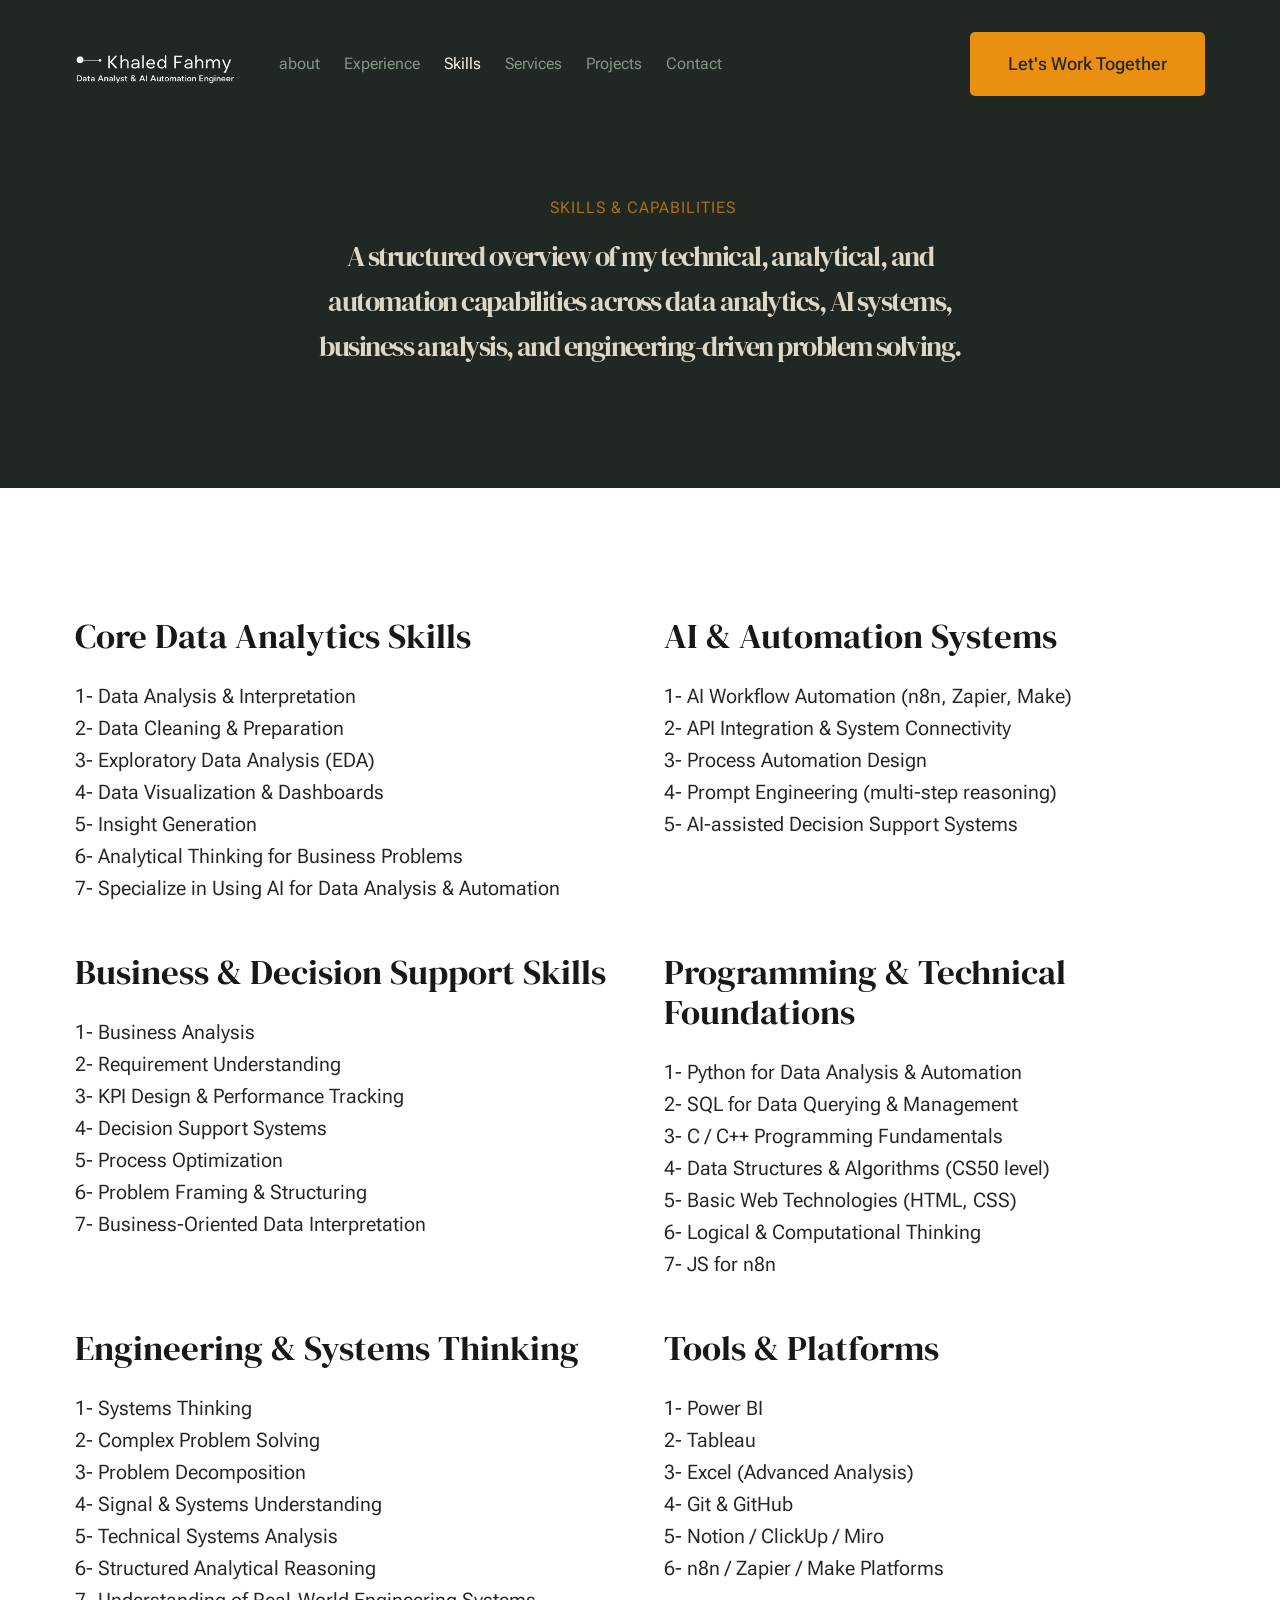
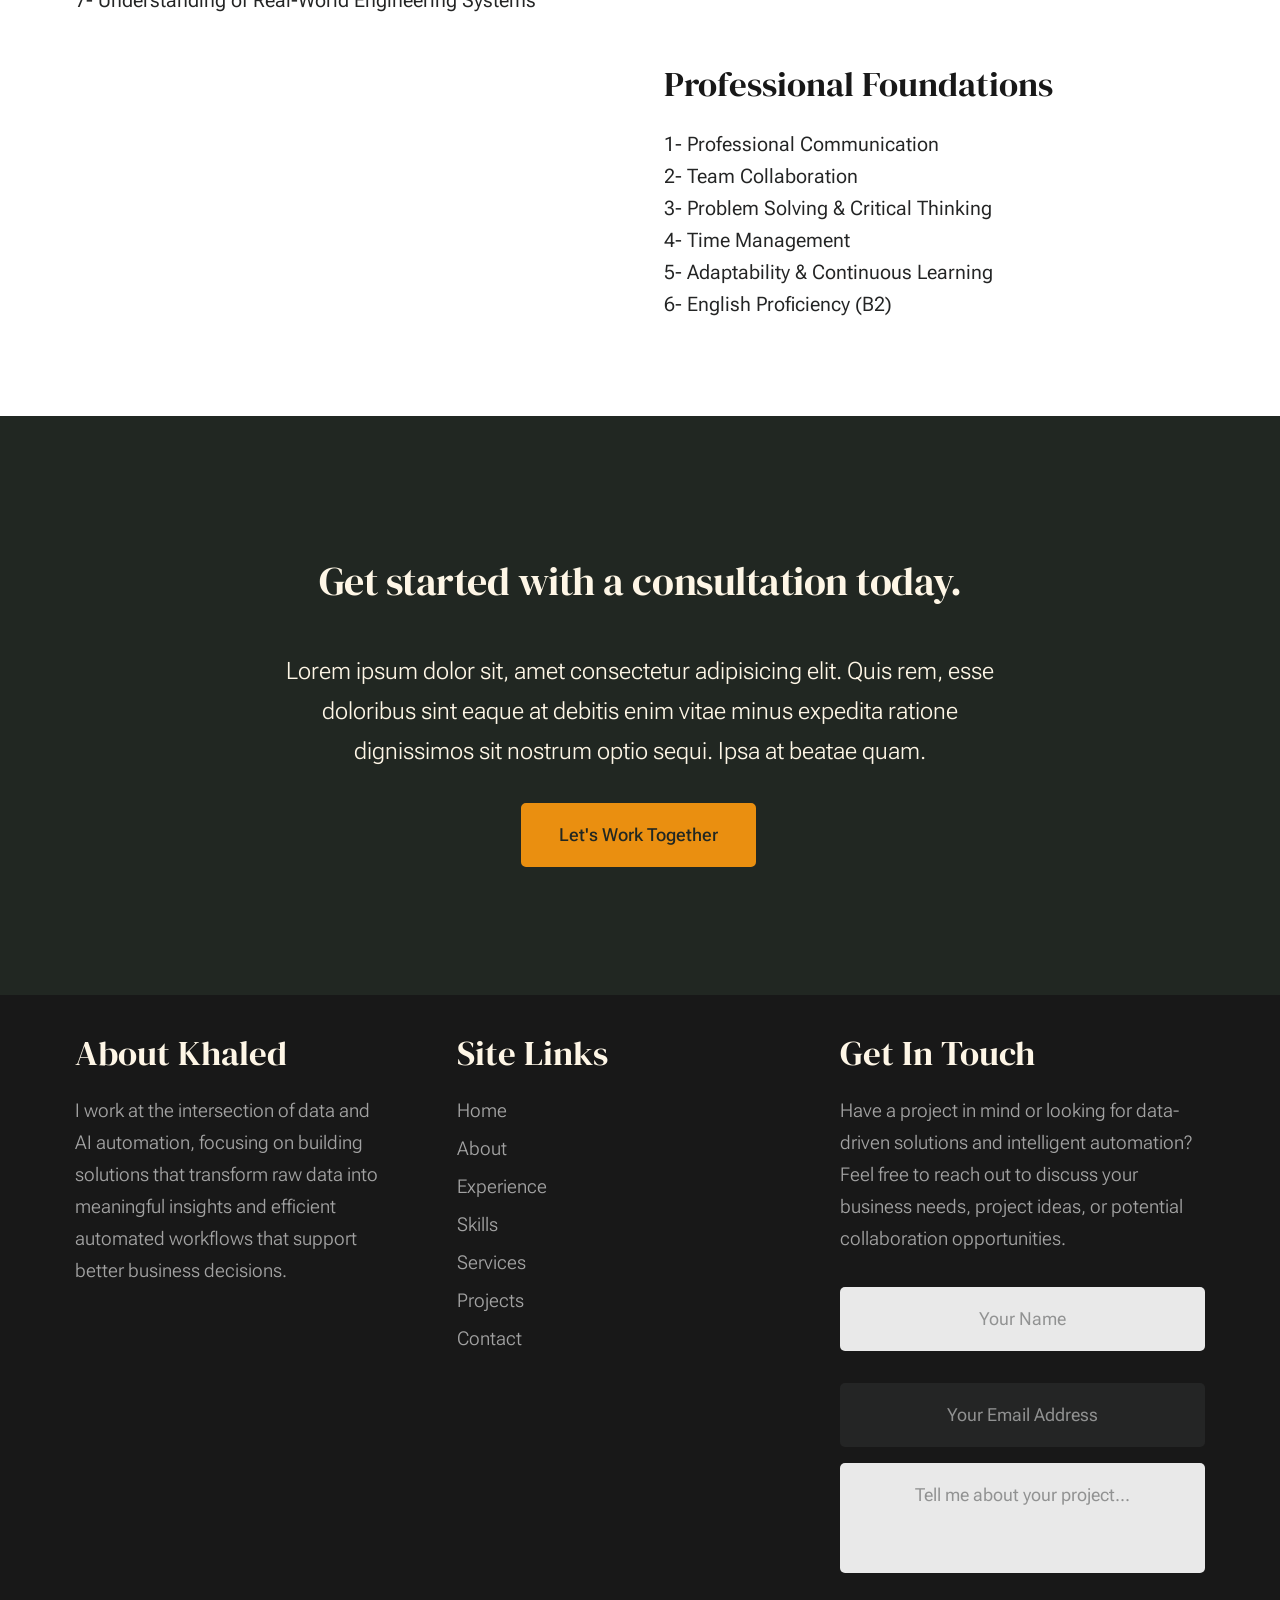
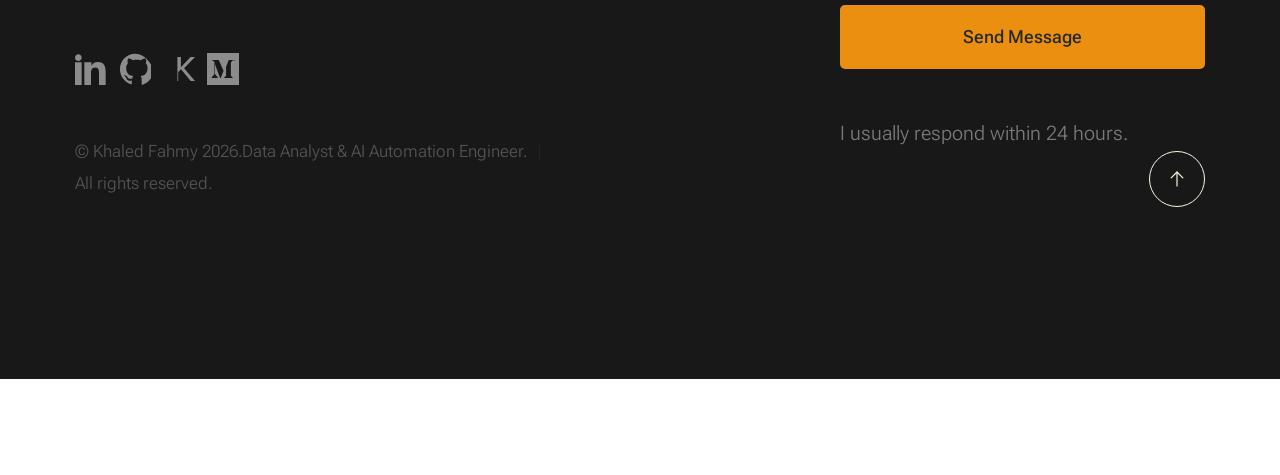
<file: Skills.html>
<!DOCTYPE html>
<html lang="en" class="no-js" >
<head>

    <!--- basic page needs
    ================================================== -->
    <meta charset="utf-8">
    <meta name="viewport" content="width=device-width, initial-scale=1">
    <title>About - Khaled</title>

    <script>
        document.documentElement.classList.remove('no-js');
        document.documentElement.classList.add('js');
    </script>

    <!-- CSS
    ================================================== -->
    <link rel="stylesheet" href="css/vendor.css">
    <link rel="stylesheet" href="css/styles.css">

    <!-- favicons
    ================================================== -->
    <link rel="apple-touch-icon" sizes="180x180" href="apple-touch-icon.png">
    <link rel="icon" type="image/png" sizes="32x32" href="favicon-32x32.png">
    <link rel="icon" type="image/png" sizes="16x16" href="favicon-16x16.png">
    <link rel="manifest" href="site.webmanifest">

</head>


<body id="top">


    <!-- preloader
    ================================================== -->
    <div id="preloader">
        <div id="loader" class="dots-fade">
            <div></div>
            <div></div>
            <div></div>
        </div>
    </div>


    <!-- page wrap
    ================================================== -->
    <div id="page" class="s-pagewrap">


        <!-- # site header 
        ================================================== -->
        <header class="s-header">

            <div class="row s-header__inner width-sixteen-col">

                <div class="s-header__block">
                    <div class="s-header__logo">
                        <a class="logo" href="index.html">
                            <img src="images/logoooo.png" alt="Homepage">
                        </a>
                    </div>

                    <a class="s-header__menu-toggle" href="#0"><span>Menu</span></a>
                </div> <!-- end s-header__block -->

                <nav class="s-header__nav">
    
                    <ul class="s-header__menu-links">
                        <li><a href="about.html">about</a></li>
                        <li><a href="experience.html">Experience</a></li>
                        <li class="current"><a href="skills.html">Skills</a></li>
                        <li><a href="services.html">Services</a></li>
                        <li><a href="blog.html">Projects</a></li>
                        <li><a href="contact.html">Contact</a></li>
                    </ul> <!-- s-header__menu-links -->

                    <div class="s-header__contact">
                        <a href="contact.html" class="btn btn--primary s-header__contact-btn">Let's Work Together</a>                        
                    </div> <!-- s-header__contact -->
    
                </nav> <!-- end s-header__nav -->

            </div> <!-- end s-header__inner -->

        </header> <!-- end s-header -->


        <!-- # site main content
        ================================================== -->
        <section id="content" class="s-content">

               <section class="s-pageheader pageheader">
                    <div class="row">
                        <div class="column xl-12">
                            <h1 class="page-title">
    
    <span class="page-title__small-type text-pretitle">
        Skills & Capabilities
    </span>

    <p class="skills-intro">
        A structured overview of my technical, analytical, and automation capabilities across data analytics, AI systems, business analysis, and engineering-driven problem solving.
    </p>

</h1>
                            
                        </div>
                    </div>
               </section> <!-- end pageheader --> 

               <section >

                    <div >
                        <div >
                          <section class="s-pagecontent pagecontent">

                    <div class="row">
                        <div class="column xl-12 grid-block">          
        
                            <!-- <div class="grid-full">         -->
                                <div class="grid-full grid-list-items">

                                    <div class="grid-list-items__item blog-card">
                                        <div class="blog-card__header">
                                            <div class="blog-card__cat-links">
                                                <a href="blog.html"></a>
                                            </div>
                                            <h3 class="blog-card__title">Core Data Analytics Skills</a></h3>
                                        </div>
                                        <div class="blog-card__text">
                                            <p>
                                            1- Data Analysis & Interpretation <br>
                                            2- Data Cleaning & Preparation <br>
                                            3- Exploratory Data Analysis (EDA) <br>
                                            4- Data Visualization & Dashboards <br>
                                            5- Insight Generation <br>
                                            6- Analytical Thinking for Business Problems <br>
                                            7- Specialize in Using AI for Data Analysis & Automation <br>
                                            </p>
                                        </div>
                                    </div> <!-- end blog-card -->
                                    <div class="grid-list-items__item blog-card">
                                        <div class="blog-card__header">
                                            <div class="blog-card__cat-links">
                                                <a href="blog.html"></a>
                                            </div>
                                            <h3 class="blog-card__title"><a>AI & Automation Systems</a></h3>
                                        </div>
                                        <div class="blog-card__text">
                                            <p>
                                            1- AI Workflow Automation (n8n, Zapier, Make) <br>
                                            2- API Integration & System Connectivity <br>
                                            3- Process Automation Design <br>
                                            4- Prompt Engineering (multi-step reasoning) <br>
                                            5- AI-assisted Decision Support Systems <br>
                                            </p>
                                        </div>
                                    </div> <!-- end blog-card -->
                                    <div class="grid-list-items__item blog-card">
                                        <div class="blog-card__header">
                                            <div class="blog-card__cat-links">
                                                <a href="blog.html"></a>
                                            </div>
                                            <h3 class="blog-card__title"><a>Business & Decision Support Skills</a></h3>
                                        </div>
                                        <div class="blog-card__text">
                                            <p>
                                            1- Business Analysis  <br>
                                            2- Requirement Understanding <br>
                                            3- KPI Design & Performance Tracking <br>
                                            4- Decision Support Systems <br>
                                            5- Process Optimization <br>
                                            6- Problem Framing & Structuring <br>
                                            7- Business-Oriented Data Interpretation <br>
                                            </p>
                                        </div>
                                    </div> <!-- end blog card -->
                                    <div class="grid-list-items__item blog-card">
                                        <div class="blog-card__header">
                                            <div class="blog-card__cat-links">
                                                <a href="blog.html"></a>
                                            </div>
                                            <h3 class="blog-card__title"><a>Programming & Technical Foundations</a></h3>
                                        </div>
                                        <div class="blog-card__text">
                                            <p>
                                            1- Python for Data Analysis & Automation <br>
                                            2- SQL for Data Querying & Management <br>
                                            3- C / C++ Programming Fundamentals <br>
                                            4- Data Structures & Algorithms (CS50 level) <br>
                                            5- Basic Web Technologies (HTML, CSS) <br>
                                            6- Logical & Computational Thinking <br>
                                            7- JS for n8n 
                                            </p>
                                        </div>
                                    </div> <!-- end blog-card -->
                                    <div class="grid-list-items__item blog-card">
                                        <div class="blog-card__header">
                                            <div class="blog-card__cat-links">
                                                <a href="blog.html"></a>
                                            </div>
                                            <h3 class="blog-card__title"><a>Engineering & Systems Thinking</a></h3>
                                        </div>
                                        <div class="blog-card__text">
                                            <p>
                                            1- Systems Thinking <br>
                                            2- Complex Problem Solving <br> 
                                            3- Problem Decomposition <br>
                                            4- Signal & Systems Understanding <br>
                                            5- Technical Systems Analysis <br>
                                            6- Structured Analytical Reasoning <br>
                                            7- Understanding of Real-World Engineering Systems <br>
                                            </p>
                                        </div>
                                    </div> <!-- end blog-card -->
                                    <div class="grid-list-items__item blog-card">
                                        <div class="blog-card__header">
                                            <div class="blog-card__cat-links">
                                                <a href="blog.html"></a>
                                            </div>
                                            <h3 class="blog-card__title"><a>Tools & Platforms</a></h3>
                                        </div>
                                        <div class="blog-card__text">
                                            <p>
                                            1- Power BI <br>
                                            2- Tableau <br>
                                            3- Excel (Advanced Analysis) <br>
                                            4- Git & GitHub <br>
                                            5- Notion / ClickUp / Miro <br>
                                            6- n8n / Zapier / Make Platforms <br>
                                            </p>
                                        </div>
                                    </div> <!-- end blog card -->
                                    <div class="grid-list-items__item blog-card">
                                        <div class="blog-card__header">
                                            <div class="blog-card__cat-links">
                                                <a href="blog.html"></a>
                                            </div>
                                            <h3 class="blog-card__title"><a href="https://www.dreamhost.com/r.cgi?287326"></a></h3>
                                        </div>
                                        <div class="blog-card__text">
                                            <p>
                                            
                                            </p>
                                        </div>
                                    </div> <!-- end blog-card -->
                                    <div class="grid-list-items__item blog-card">
                                        <div class="blog-card__header">
                                            <div class="blog-card__cat-links">
                                                <a href="blog.html"></a>
                                            </div>
                                            <h3 class="blog-card__title"><a>Professional Foundations</a></h3>
                                        </div>
                                        <div class="blog-card__text">
                                            <p>
                                            1- Professional Communication <br>
                                            2- Team Collaboration <br>
                                            3- Problem Solving & Critical Thinking <br>
                                            4- Time Management  <br>
                                            5- Adaptability & Continuous Learning <br>
                                            6- English Proficiency (B2) <br>
                                            </p>
                                        </div>
                                    </div> <!-- end blog-card -->
                                    <div class="grid-list-items__item blog-card">
                                        <div class="blog-card__header">
                                            <div class="blog-card__cat-links">
                                                <a href="blog.html"></a>
                                            </div>
                                            <h3 class="blog-card__title"><a href="single.html"></a></h3>
                                        </div>
                                        <div class="blog-card__text">
                                            <p>
                                           
                                            </p>
                                        </div>
                                    </div> <!-- end blog card -->
                                     
        
                                </div> <!-- grid-list-items -->
                            <!-- </div>     -->

                        </div> <!-- end grid-block-->
                    </div> <!-- end row -->

                    
        <!-- # cta
        ================================================== -->
        <section id="cta" class="s-cta">

            <div class="row row-x-center text-center">
                <div class="column xl-8 lg-12">

                    <div class="s-cta__content">
                        <h2 class="text-display-title">
                        Get started with a consultation today.
                        </h2>
                        <p class="lead">
                        Lorem ipsum dolor sit, amet consectetur adipisicing elit. Quis rem, esse doloribus sint eaque at debitis enim vitae minus expedita ratione dignissimos sit nostrum optio sequi. Ipsa at beatae quam.
                        </p>
                        <a href="contact.html" class="btn btn--primary">Let's Work Together</a>
                    </div>

                </div>
            </div>

        </section> <!-- end s-cta -->


        <!-- # footer 
        ================================================== -->
        <footer class="s-footer">
            <div class="row s-footer__content">
                <div class="column xl-6 lg-6 md-12 s-footer__block s-footer__about">                    
                    <h3>About Khaled</h3>
                    <p>
                    I work at the intersection of data and AI automation, focusing on building solutions that transform raw data into meaningful insights and efficient automated workflows that support better business decisions.
                    </p>               
                </div>                
                <div class="column xl-3 lg-6 md-12 s-footer__block s-footer__site-links">
                    <h3>Site Links</h3>
                    <ul class="link-list">
                        <li><a href="index.html">Home</a></li>
                        <li><a href="about.html">About</a></li>
                        <li><a href="experience.html">Experience</a></li>
                        <li><a href="skills.html">Skills</a></li>
                         <li><a href="services.html">Services</a></li>
                        <li><a href="blog.html">Projects</a></li>
                        <li><a href="contact.html">Contact</a></li>
                        
                    </ul>
                </div>
                <div class="column xl-3 lg-6 md-12 tab-12 s-footer__block s-footer__newsletter">
                    <h3>Get In Touch</h3>

                    <p>
                    Have a project in mind or looking for data-driven solutions and intelligent automation? Feel free to reach out to discuss your business needs, project ideas, or potential collaboration opportunities.
                    </p>

                    <div class="subscribe-form">

    <form
        action="https://formspree.io/f/mwlobrdp"
        method="POST"
        class="mc-form"
    >

        <!-- Name -->
        <input
            type="text"
            name="name"
            class="u-fullwidth text-center"
            placeholder="Your Name"
            required
        >

        <!-- Email -->
        <input
            type="email"
            name="email"
            class="u-fullwidth text-center"
            placeholder="Your Email Address"
            required
        >

        <!-- Message -->
        <textarea
            name="message"
            class="u-fullwidth text-center"
            placeholder="Tell me about your project..."
            rows="4"
            required
        ></textarea>

        <!-- Subject -->
        <input
            type="hidden"
            name="_subject"
            value="New Portfolio Contact Message"
        >

        <!-- Submit -->
        <input
            type="submit"
            value="Send Message"
            class="btn btn--primary btn--small u-fullwidth"
        >

    </form>

    <p style="opacity: 0.7; font-size: 2rem;">
        I usually respond within 24 hours.
    </p>

</div>
                </div>
            </div>    
            
            <div class="row s-footer__bottom">
                <div class="column xl-6 lg-12">
                    <ul class="s-footer__social social-list">
                        <li>
                                <a href="https://www.linkedin.com/in/khaled-el-sayed-ataya-3557873a2" target="_blank">
                                    <!-- LinkedIn Icon -->
                                    <svg xmlns="http://www.w3.org/2000/svg" width="24" height="24" viewBox="0 0 24 24">
                                     <path d="M4.98 3.5C4.98 4.88 3.87 6 2.5 6S0 4.88 0 3.5 1.12 1 2.5 1 4.98 2.12 4.98 3.5zM0 24h5V7H0v17zM7.5 7h4.8v2.3h.1c.67-1.2 2.3-2.5 4.7-2.5 5 0 5.9 3.3 5.9 7.6V24h-5v-8.5c0-2-.04-4.6-2.8-4.6-2.8 0-3.2 2.2-3.2 4.5V24h-5V7z"/>
                                    </svg>
                                    <span class="u-screen-reader-text">LinkedIn</span>
                                    </a>
                                  </li>
                                <li>
                                    <a href="https://github.com/Khaled-Fahmy" target="_blank">
                                        <!-- GitHub Icon -->
                                        <svg xmlns="http://www.w3.org/2000/svg" width="24" height="24" viewBox="0 0 24 24">
                                            <path d="M12 .5C5.7.5.7 5.7.7 12.2c0 5.2 3.4 9.6 8.1 11.2.6.1.8-.3.8-.6v-2.1c-3.3.7-4-1.6-4-1.6-.5-1.3-1.3-1.6-1.3-1.6-1.1-.8.1-.8.1-.8 1.2.1 1.9 1.3 1.9 1.3 1.1 1.9 2.9 1.4 3.6 1.1.1-.8.4-1.4.8-1.8-2.6-.3-5.3-1.4-5.3-6.2 0-1.4.5-2.6 1.3-3.5-.1-.3-.6-1.7.1-3.5 0 0 1.1-.4 3.6 1.3 1-.3 2-.4 3-.4s2 .1 3 .4c2.5-1.7 3.6-1.3 3.6-1.3.7 1.8.3 3.2.1 3.5.8.9 1.3 2.1 1.3 3.5 0 4.8-2.7 5.9-5.3 6.2.5.5.9 1.2.9 2.4v3.5c0 .3.2.7.8.6 4.7-1.6 8.1-6 8.1-11.2C23.3 5.7 18.3.5 12 .5z"/>
                                        </svg>
                                        <span class="u-screen-reader-text">GitHub</span>
                                    </a>
                                </li>
                               <li>
                                    <a href="https://www.kaggle.com/khaledtahafahmy1994" target="_blank">
                                        <svg role="img" width="24" height="24" viewBox="0 0 24 24" xmlns="http://www.w3.org/2000/svg">
                                            <title>Kaggle</title>
                                            <path d="M10.8 3h2.6v7.6l7.3-7.6h3.3l-8.2 8.5L24 21h-3.2l-7.3-8.9-2.1 2.1V21H10.8z"/>
                                        </svg>
                                        <span class="u-screen-reader-text">Kaggle</span>
                                    </a>
                                </li>
                                <li>
                                    <a href="https://medium.com/@khaledtahafahmy" target="_blank">
                                        <svg role="img" width="24" height="24" viewBox="0 0 24 24" xmlns="http://www.w3.org/2000/svg">
                                            <title>Medium</title>
                                            <path d="M0 0v24h24V0H0zm19.5 5.5l-1.4 1.3c-.1.1-.2.3-.2.5v9.4c0 .2.1.4.2.5l1.3 1.3v.3h-6.6v-.3l1.4-1.4c.1-.1.1-.2.1-.5V8.5l-4 10.2h-.5L6 8.5v6.8c0 .3.1.7.3.9l1.8 2.2v.3H3.5v-.3l1.8-2.2c.2-.2.3-.5.3-.9V7.2c0-.3-.1-.6-.3-.8L3.7 5.5V5.2h5.1l4 9.1 3.5-9.1h5.2v.3z"/>
                                        </svg>
                                        <span class="u-screen-reader-text">Medium</span>
                                    </a>
                                </li>
                                
                </div>
                <div class="column xl-6 lg-12">
                    <p class="ss-copyright">
                        <span>© Khaled Fahmy 2026.Data Analyst & AI Automation Engineer.</span> 
                        <span>All rights reserved.</a></span>
                    </p>
                </div>

                <div class="ss-go-top">
                    <a class="smoothscroll" title="Back to Top" href="#top">
                        <svg xmlns="http://www.w3.org/2000/svg" viewBox="0 0 24 24" width="36" height="36" fill="none" stroke="#ffffff" stroke-width="1" stroke-linecap="round" stroke-linejoin="round">&lt;!--!  Atomicons Free 1.00 by @atisalab License - https://atomicons.com/license/ (Icons: CC BY 4.0) Copyright 2021 Atomicons --&gt;<polyline points="17 11 12 6 7 11"></polyline><line x1="12" y1="18" x2="12" y2="6"></line></svg>
                    </a>
                </div> <!-- end ss-go-top -->
            </div>
            
        </footer> <!-- end s-footer -->

    </div> <!-- end page-wrap -->

    <!-- Java Script
    ================================================== -->
    <script src="js/plugins.js"></script>
    <script src="js/main.js"></script>

</body>
</html>
</file>
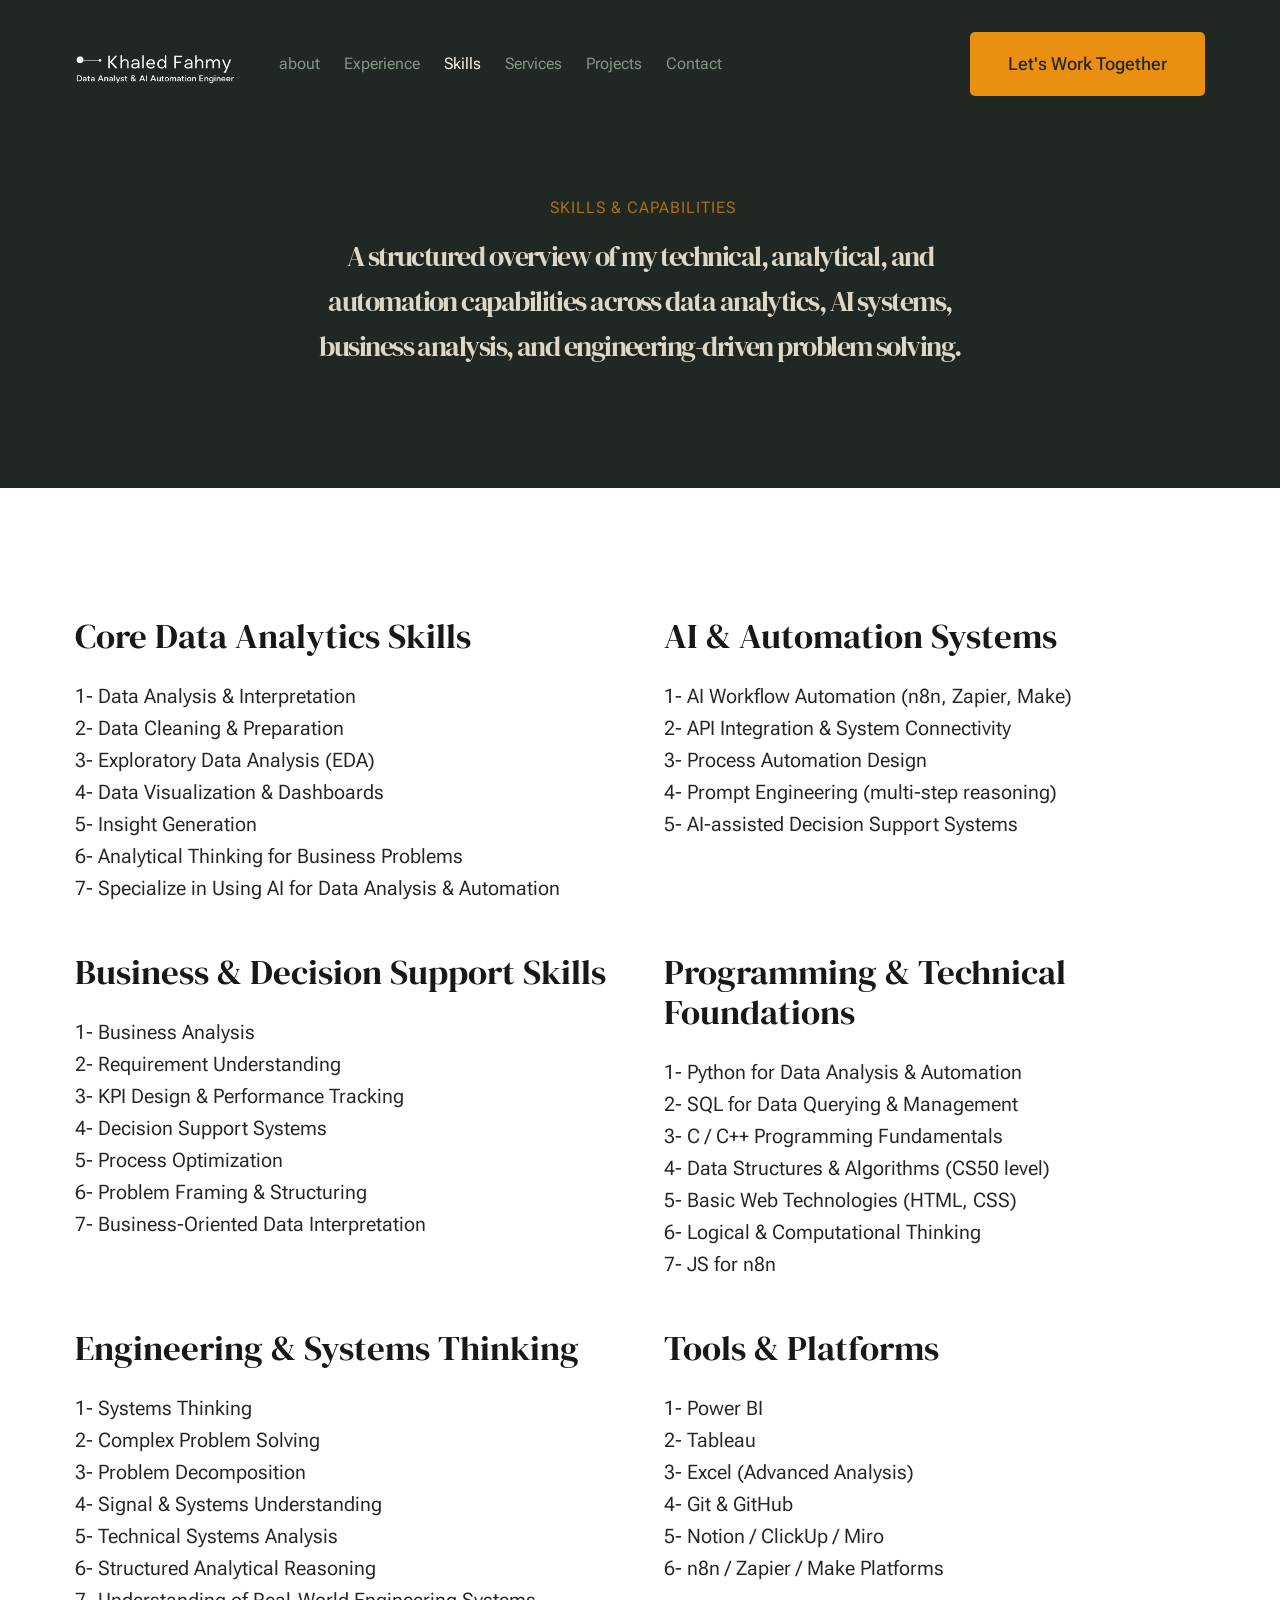
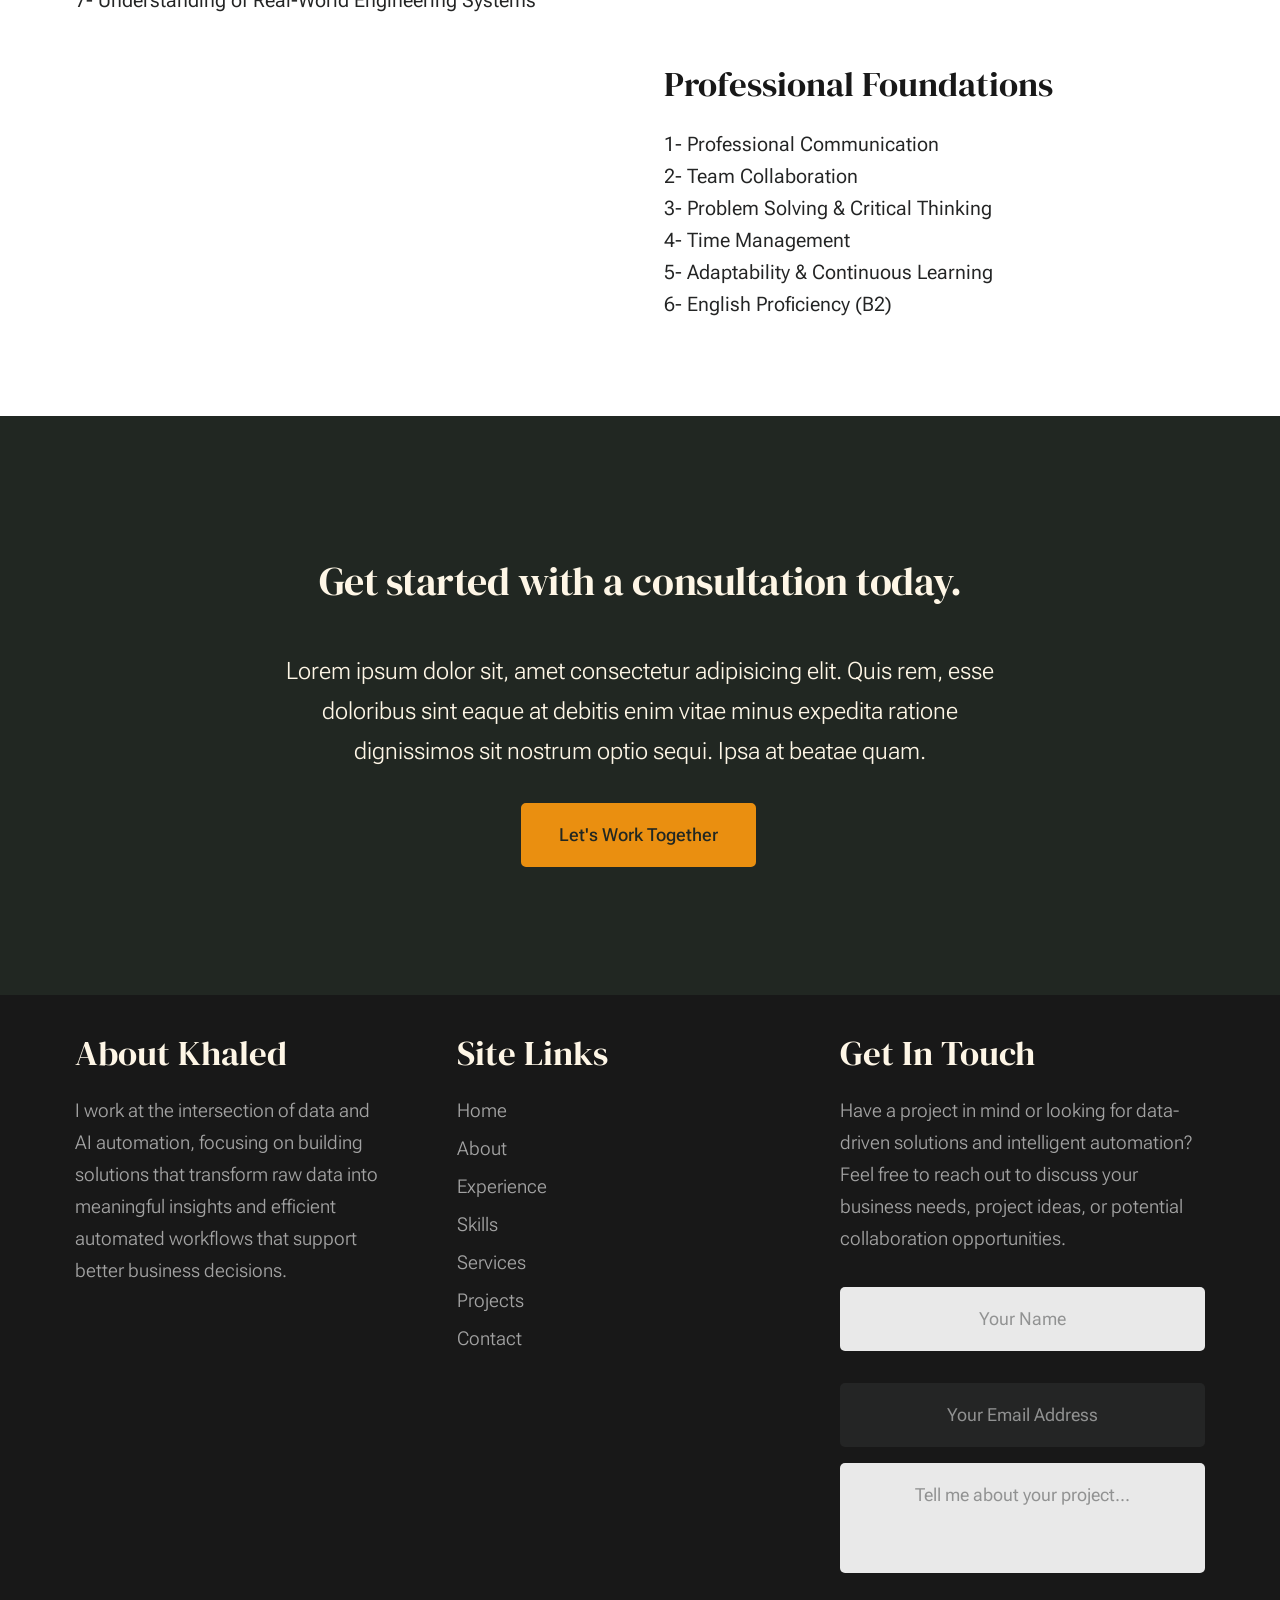
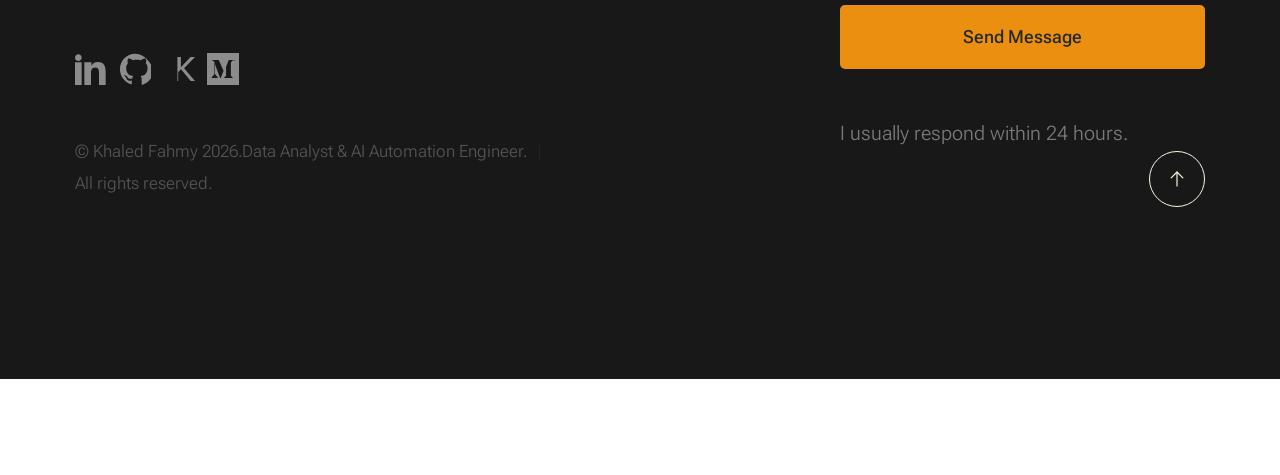
<file: skills.html>
<!DOCTYPE html>
<html lang="en" class="no-js" >
<head>

    <!--- basic page needs
    ================================================== -->
    <meta charset="utf-8">
    <meta name="viewport" content="width=device-width, initial-scale=1">
    <title>About - Khaled</title>

    <script>
        document.documentElement.classList.remove('no-js');
        document.documentElement.classList.add('js');
    </script>

    <!-- CSS
    ================================================== -->
    <link rel="stylesheet" href="css/vendor.css">
    <link rel="stylesheet" href="css/styles.css">

    <!-- favicons
    ================================================== -->
    <link rel="apple-touch-icon" sizes="180x180" href="apple-touch-icon.png">
    <link rel="icon" type="image/png" sizes="32x32" href="favicon-32x32.png">
    <link rel="icon" type="image/png" sizes="16x16" href="favicon-16x16.png">
    <link rel="manifest" href="site.webmanifest">

</head>


<body id="top">


    <!-- preloader
    ================================================== -->
    <div id="preloader">
        <div id="loader" class="dots-fade">
            <div></div>
            <div></div>
            <div></div>
        </div>
    </div>


    <!-- page wrap
    ================================================== -->
    <div id="page" class="s-pagewrap">


        <!-- # site header 
        ================================================== -->
        <header class="s-header">

            <div class="row s-header__inner width-sixteen-col">

                <div class="s-header__block">
                    <div class="s-header__logo">
                        <a class="logo" href="index.html">
                            <img src="images/logoooo.png" alt="Homepage">
                        </a>
                    </div>

                    <a class="s-header__menu-toggle" href="#0"><span>Menu</span></a>
                </div> <!-- end s-header__block -->

                <nav class="s-header__nav">
    
                    <ul class="s-header__menu-links">
                        <li><a href="about.html">about</a></li>
                        <li><a href="experience.html">Experience</a></li>
                        <li class="current"><a href="skills.html">Skills</a></li>
                        <li><a href="services.html">Services</a></li>
                        <li><a href="blog.html">Projects</a></li>
                        <li><a href="contact.html">Contact</a></li>
                    </ul> <!-- s-header__menu-links -->

                    <div class="s-header__contact">
                        <a href="contact.html" class="btn btn--primary s-header__contact-btn">Let's Work Together</a>                        
                    </div> <!-- s-header__contact -->
    
                </nav> <!-- end s-header__nav -->

            </div> <!-- end s-header__inner -->

        </header> <!-- end s-header -->


        <!-- # site main content
        ================================================== -->
        <section id="content" class="s-content">

               <section class="s-pageheader pageheader">
                    <div class="row">
                        <div class="column xl-12">
                            <h1 class="page-title">
    
    <span class="page-title__small-type text-pretitle">
        Skills & Capabilities
    </span>

    <p class="skills-intro">
        A structured overview of my technical, analytical, and automation capabilities across data analytics, AI systems, business analysis, and engineering-driven problem solving.
    </p>

</h1>
                            
                        </div>
                    </div>
               </section> <!-- end pageheader --> 

               <section >

                    <div >
                        <div >
                          <section class="s-pagecontent pagecontent">

                    <div class="row">
                        <div class="column xl-12 grid-block">          
        
                            <!-- <div class="grid-full">         -->
                                <div class="grid-full grid-list-items">

                                    <div class="grid-list-items__item blog-card">
                                        <div class="blog-card__header">
                                            <div class="blog-card__cat-links">
                                                <a href="blog.html"></a>
                                            </div>
                                            <h3 class="blog-card__title">Core Data Analytics Skills</a></h3>
                                        </div>
                                        <div class="blog-card__text">
                                            <p>
                                            1- Data Analysis & Interpretation <br>
                                            2- Data Cleaning & Preparation <br>
                                            3- Exploratory Data Analysis (EDA) <br>
                                            4- Data Visualization & Dashboards <br>
                                            5- Insight Generation <br>
                                            6- Analytical Thinking for Business Problems <br>
                                            7- Specialize in Using AI for Data Analysis & Automation <br>
                                            </p>
                                        </div>
                                    </div> <!-- end blog-card -->
                                    <div class="grid-list-items__item blog-card">
                                        <div class="blog-card__header">
                                            <div class="blog-card__cat-links">
                                                <a href="blog.html"></a>
                                            </div>
                                            <h3 class="blog-card__title"><a>AI & Automation Systems</a></h3>
                                        </div>
                                        <div class="blog-card__text">
                                            <p>
                                            1- AI Workflow Automation (n8n, Zapier, Make) <br>
                                            2- API Integration & System Connectivity <br>
                                            3- Process Automation Design <br>
                                            4- Prompt Engineering (multi-step reasoning) <br>
                                            5- AI-assisted Decision Support Systems <br>
                                            </p>
                                        </div>
                                    </div> <!-- end blog-card -->
                                    <div class="grid-list-items__item blog-card">
                                        <div class="blog-card__header">
                                            <div class="blog-card__cat-links">
                                                <a href="blog.html"></a>
                                            </div>
                                            <h3 class="blog-card__title"><a>Business & Decision Support Skills</a></h3>
                                        </div>
                                        <div class="blog-card__text">
                                            <p>
                                            1- Business Analysis  <br>
                                            2- Requirement Understanding <br>
                                            3- KPI Design & Performance Tracking <br>
                                            4- Decision Support Systems <br>
                                            5- Process Optimization <br>
                                            6- Problem Framing & Structuring <br>
                                            7- Business-Oriented Data Interpretation <br>
                                            </p>
                                        </div>
                                    </div> <!-- end blog card -->
                                    <div class="grid-list-items__item blog-card">
                                        <div class="blog-card__header">
                                            <div class="blog-card__cat-links">
                                                <a href="blog.html"></a>
                                            </div>
                                            <h3 class="blog-card__title"><a>Programming & Technical Foundations</a></h3>
                                        </div>
                                        <div class="blog-card__text">
                                            <p>
                                            1- Python for Data Analysis & Automation <br>
                                            2- SQL for Data Querying & Management <br>
                                            3- C / C++ Programming Fundamentals <br>
                                            4- Data Structures & Algorithms (CS50 level) <br>
                                            5- Basic Web Technologies (HTML, CSS) <br>
                                            6- Logical & Computational Thinking <br>
                                            7- JS for n8n 
                                            </p>
                                        </div>
                                    </div> <!-- end blog-card -->
                                    <div class="grid-list-items__item blog-card">
                                        <div class="blog-card__header">
                                            <div class="blog-card__cat-links">
                                                <a href="blog.html"></a>
                                            </div>
                                            <h3 class="blog-card__title"><a>Engineering & Systems Thinking</a></h3>
                                        </div>
                                        <div class="blog-card__text">
                                            <p>
                                            1- Systems Thinking <br>
                                            2- Complex Problem Solving <br> 
                                            3- Problem Decomposition <br>
                                            4- Signal & Systems Understanding <br>
                                            5- Technical Systems Analysis <br>
                                            6- Structured Analytical Reasoning <br>
                                            7- Understanding of Real-World Engineering Systems <br>
                                            </p>
                                        </div>
                                    </div> <!-- end blog-card -->
                                    <div class="grid-list-items__item blog-card">
                                        <div class="blog-card__header">
                                            <div class="blog-card__cat-links">
                                                <a href="blog.html"></a>
                                            </div>
                                            <h3 class="blog-card__title"><a>Tools & Platforms</a></h3>
                                        </div>
                                        <div class="blog-card__text">
                                            <p>
                                            1- Power BI <br>
                                            2- Tableau <br>
                                            3- Excel (Advanced Analysis) <br>
                                            4- Git & GitHub <br>
                                            5- Notion / ClickUp / Miro <br>
                                            6- n8n / Zapier / Make Platforms <br>
                                            </p>
                                        </div>
                                    </div> <!-- end blog card -->
                                    <div class="grid-list-items__item blog-card">
                                        <div class="blog-card__header">
                                            <div class="blog-card__cat-links">
                                                <a href="blog.html"></a>
                                            </div>
                                            <h3 class="blog-card__title"><a href="https://www.dreamhost.com/r.cgi?287326"></a></h3>
                                        </div>
                                        <div class="blog-card__text">
                                            <p>
                                            
                                            </p>
                                        </div>
                                    </div> <!-- end blog-card -->
                                    <div class="grid-list-items__item blog-card">
                                        <div class="blog-card__header">
                                            <div class="blog-card__cat-links">
                                                <a href="blog.html"></a>
                                            </div>
                                            <h3 class="blog-card__title"><a>Professional Foundations</a></h3>
                                        </div>
                                        <div class="blog-card__text">
                                            <p>
                                            1- Professional Communication <br>
                                            2- Team Collaboration <br>
                                            3- Problem Solving & Critical Thinking <br>
                                            4- Time Management  <br>
                                            5- Adaptability & Continuous Learning <br>
                                            6- English Proficiency (B2) <br>
                                            </p>
                                        </div>
                                    </div> <!-- end blog-card -->
                                    <div class="grid-list-items__item blog-card">
                                        <div class="blog-card__header">
                                            <div class="blog-card__cat-links">
                                                <a href="blog.html"></a>
                                            </div>
                                            <h3 class="blog-card__title"><a href="single.html"></a></h3>
                                        </div>
                                        <div class="blog-card__text">
                                            <p>
                                           
                                            </p>
                                        </div>
                                    </div> <!-- end blog card -->
                                     
        
                                </div> <!-- grid-list-items -->
                            <!-- </div>     -->

                        </div> <!-- end grid-block-->
                    </div> <!-- end row -->

                    
        <!-- # cta
        ================================================== -->
        <section id="cta" class="s-cta">

            <div class="row row-x-center text-center">
                <div class="column xl-8 lg-12">

                    <div class="s-cta__content">
                        <h2 class="text-display-title">
                        Get started with a consultation today.
                        </h2>
                        <p class="lead">
                        Lorem ipsum dolor sit, amet consectetur adipisicing elit. Quis rem, esse doloribus sint eaque at debitis enim vitae minus expedita ratione dignissimos sit nostrum optio sequi. Ipsa at beatae quam.
                        </p>
                        <a href="contact.html" class="btn btn--primary">Let's Work Together</a>
                    </div>

                </div>
            </div>

        </section> <!-- end s-cta -->


        <!-- # footer 
        ================================================== -->
        <footer class="s-footer">
            <div class="row s-footer__content">
                <div class="column xl-6 lg-6 md-12 s-footer__block s-footer__about">                    
                    <h3>About Khaled</h3>
                    <p>
                    I work at the intersection of data and AI automation, focusing on building solutions that transform raw data into meaningful insights and efficient automated workflows that support better business decisions.
                    </p>               
                </div>                
                <div class="column xl-3 lg-6 md-12 s-footer__block s-footer__site-links">
                    <h3>Site Links</h3>
                    <ul class="link-list">
                        <li><a href="index.html">Home</a></li>
                        <li><a href="about.html">About</a></li>
                        <li><a href="experience.html">Experience</a></li>
                        <li><a href="skills.html">Skills</a></li>
                         <li><a href="services.html">Services</a></li>
                        <li><a href="blog.html">Projects</a></li>
                        <li><a href="contact.html">Contact</a></li>
                        
                    </ul>
                </div>
                <div class="column xl-3 lg-6 md-12 tab-12 s-footer__block s-footer__newsletter">
                    <h3>Get In Touch</h3>

                    <p>
                    Have a project in mind or looking for data-driven solutions and intelligent automation? Feel free to reach out to discuss your business needs, project ideas, or potential collaboration opportunities.
                    </p>

                    <div class="subscribe-form">

    <form
        action="https://formspree.io/f/mwlobrdp"
        method="POST"
        class="mc-form"
    >

        <!-- Name -->
        <input
            type="text"
            name="name"
            class="u-fullwidth text-center"
            placeholder="Your Name"
            required
        >

        <!-- Email -->
        <input
            type="email"
            name="email"
            class="u-fullwidth text-center"
            placeholder="Your Email Address"
            required
        >

        <!-- Message -->
        <textarea
            name="message"
            class="u-fullwidth text-center"
            placeholder="Tell me about your project..."
            rows="4"
            required
        ></textarea>

        <!-- Subject -->
        <input
            type="hidden"
            name="_subject"
            value="New Portfolio Contact Message"
        >

        <!-- Submit -->
        <input
            type="submit"
            value="Send Message"
            class="btn btn--primary btn--small u-fullwidth"
        >

    </form>

    <p style="opacity: 0.7; font-size: 2rem;">
        I usually respond within 24 hours.
    </p>

</div>
                </div>
            </div>    
            
            <div class="row s-footer__bottom">
                <div class="column xl-6 lg-12">
                    <ul class="s-footer__social social-list">
                        <li>
                                <a href="https://www.linkedin.com/in/khaled-el-sayed-ataya-3557873a2" target="_blank">
                                    <!-- LinkedIn Icon -->
                                    <svg xmlns="http://www.w3.org/2000/svg" width="24" height="24" viewBox="0 0 24 24">
                                     <path d="M4.98 3.5C4.98 4.88 3.87 6 2.5 6S0 4.88 0 3.5 1.12 1 2.5 1 4.98 2.12 4.98 3.5zM0 24h5V7H0v17zM7.5 7h4.8v2.3h.1c.67-1.2 2.3-2.5 4.7-2.5 5 0 5.9 3.3 5.9 7.6V24h-5v-8.5c0-2-.04-4.6-2.8-4.6-2.8 0-3.2 2.2-3.2 4.5V24h-5V7z"/>
                                    </svg>
                                    <span class="u-screen-reader-text">LinkedIn</span>
                                    </a>
                                  </li>
                                <li>
                                    <a href="https://github.com/Khaled-Fahmy" target="_blank">
                                        <!-- GitHub Icon -->
                                        <svg xmlns="http://www.w3.org/2000/svg" width="24" height="24" viewBox="0 0 24 24">
                                            <path d="M12 .5C5.7.5.7 5.7.7 12.2c0 5.2 3.4 9.6 8.1 11.2.6.1.8-.3.8-.6v-2.1c-3.3.7-4-1.6-4-1.6-.5-1.3-1.3-1.6-1.3-1.6-1.1-.8.1-.8.1-.8 1.2.1 1.9 1.3 1.9 1.3 1.1 1.9 2.9 1.4 3.6 1.1.1-.8.4-1.4.8-1.8-2.6-.3-5.3-1.4-5.3-6.2 0-1.4.5-2.6 1.3-3.5-.1-.3-.6-1.7.1-3.5 0 0 1.1-.4 3.6 1.3 1-.3 2-.4 3-.4s2 .1 3 .4c2.5-1.7 3.6-1.3 3.6-1.3.7 1.8.3 3.2.1 3.5.8.9 1.3 2.1 1.3 3.5 0 4.8-2.7 5.9-5.3 6.2.5.5.9 1.2.9 2.4v3.5c0 .3.2.7.8.6 4.7-1.6 8.1-6 8.1-11.2C23.3 5.7 18.3.5 12 .5z"/>
                                        </svg>
                                        <span class="u-screen-reader-text">GitHub</span>
                                    </a>
                                </li>
                               <li>
                                    <a href="https://www.kaggle.com/khaledtahafahmy1994" target="_blank">
                                        <svg role="img" width="24" height="24" viewBox="0 0 24 24" xmlns="http://www.w3.org/2000/svg">
                                            <title>Kaggle</title>
                                            <path d="M10.8 3h2.6v7.6l7.3-7.6h3.3l-8.2 8.5L24 21h-3.2l-7.3-8.9-2.1 2.1V21H10.8z"/>
                                        </svg>
                                        <span class="u-screen-reader-text">Kaggle</span>
                                    </a>
                                </li>
                                <li>
                                    <a href="https://medium.com/@khaledtahafahmy" target="_blank">
                                        <svg role="img" width="24" height="24" viewBox="0 0 24 24" xmlns="http://www.w3.org/2000/svg">
                                            <title>Medium</title>
                                            <path d="M0 0v24h24V0H0zm19.5 5.5l-1.4 1.3c-.1.1-.2.3-.2.5v9.4c0 .2.1.4.2.5l1.3 1.3v.3h-6.6v-.3l1.4-1.4c.1-.1.1-.2.1-.5V8.5l-4 10.2h-.5L6 8.5v6.8c0 .3.1.7.3.9l1.8 2.2v.3H3.5v-.3l1.8-2.2c.2-.2.3-.5.3-.9V7.2c0-.3-.1-.6-.3-.8L3.7 5.5V5.2h5.1l4 9.1 3.5-9.1h5.2v.3z"/>
                                        </svg>
                                        <span class="u-screen-reader-text">Medium</span>
                                    </a>
                                </li>
                                
                </div>
                <div class="column xl-6 lg-12">
                    <p class="ss-copyright">
                        <span>© Khaled Fahmy 2026.Data Analyst & AI Automation Engineer.</span> 
                        <span>All rights reserved.</a></span>
                    </p>
                </div>

                <div class="ss-go-top">
                    <a class="smoothscroll" title="Back to Top" href="#top">
                        <svg xmlns="http://www.w3.org/2000/svg" viewBox="0 0 24 24" width="36" height="36" fill="none" stroke="#ffffff" stroke-width="1" stroke-linecap="round" stroke-linejoin="round">&lt;!--!  Atomicons Free 1.00 by @atisalab License - https://atomicons.com/license/ (Icons: CC BY 4.0) Copyright 2021 Atomicons --&gt;<polyline points="17 11 12 6 7 11"></polyline><line x1="12" y1="18" x2="12" y2="6"></line></svg>
                    </a>
                </div> <!-- end ss-go-top -->
            </div>
            
        </footer> <!-- end s-footer -->

    </div> <!-- end page-wrap -->

    <!-- Java Script
    ================================================== -->
    <script src="js/plugins.js"></script>
    <script src="js/main.js"></script>

</body>
</html>
</file>
<file: css/vendor.css>
/* ===================================================================
 * khaled Third-party Stylesheets
 * Template Ver. 1.0.0
 * 12-13-2022
 * -------------------------------------------------------------------
 *
 * TOC:
 * # PrismJS
 * # Swiper
 *
 * ------------------------------------------------------------------- */


/* ===================================================================
 * # PrismJS 1.20.0
 *   https://prismjs.com/download.html#themes=prism-okaidia&languages=markup+css+clike+javascript+markup-templating+php 
 *   
 *   okaidia theme for JavaScript, CSS and HTML
 *   Loosely based on Monokai textmate theme by http://www.monokai.nl/
 *   @author ocodia
 * ------------------------------------------------------------------- */
code[class*=language-],
pre[class*=language-] {
  color          : #f8f8f2;
  background     : none;
  text-shadow    : 0 1px rgba(0, 0, 0, 0.3);
  font-family    : var(--font-mono);
  font-size      : calc(var(--text-size) * 0.9444);
  text-align     : left;
  white-space    : pre;
  word-spacing   : normal;
  word-break     : normal;
  word-wrap      : normal;
  line-height    : var(--vspace-1);
  -moz-tab-size  : 4;
  -o-tab-size    : 4;
  tab-size       : 4;
  -webkit-hyphens: none;
  -ms-hyphens    : none;
  hyphens        : none;
}

/* Code blocks */
pre[class*=language-] {
  padding : var(--vspace-0_5) 0 var(--vspace-1);
  margin  : var(--vspace-1) 0;
  overflow: auto;
}

:not(pre)>code[class*=language-],
pre[class*=language-] {
  background: #272822;
}

/* Inline code */
:not(pre)>code[class*=language-] {
  padding    : 0.1em;
  white-space: normal;
}

.token.comment,
.token.prolog,
.token.doctype,
.token.cdata {
  color: slategray;
}

.token.punctuation {
  color: #f8f8f2;
}

.token.namespace {
  opacity: 0.7;
}

.token.property,
.token.tag,
.token.constant,
.token.symbol,
.token.deleted {
  color: #f92672;
}

.token.boolean,
.token.number {
  color: #ae81ff;
}

.token.selector,
.token.attr-name,
.token.string,
.token.char,
.token.builtin,
.token.inserted {
  color: #a6e22e;
}

.token.operator,
.token.entity,
.token.url,
.language-css .token.string,
.style .token.string,
.token.variable {
  color: #f8f8f2;
}

.token.atrule,
.token.attr-value,
.token.function,
.token.class-name {
  color: #e6db74;
}

.token.keyword {
  color: #66d9ef;
}

.token.regex,
.token.important {
  color: #fd971f;
}

.token.important,
.token.bold {
  font-weight: bold;
}

.token.italic {
  font-style: italic;
}

.token.entity {
  cursor: help;
}



/* ===================================================================
 * # Swiper 6.4.5
 *   Most modern mobile touch slider and framework with hardware accelerated transitions
 *   https://swiperjs.com
 *
 *   Copyright 2014-2020 Vladimir Kharlampidi
 *
 *   Released under the MIT License
 *
 *   Released on: December 18, 2020
 * ------------------------------------------------------------------- */
@font-face {
  font-family: "swiper-icons";
  src        : url("data:application/font-woff;charset=utf-8;base64, [base64]//wADZ2x5ZgAAAywAAADMAAAD2MHtryVoZWFkAAABbAAAADAAAAA2E2+eoWhoZWEAAAGcAAAAHwAAACQC9gDzaG10eAAAAigAAAAZAAAArgJkABFsb2NhAAAC0AAAAFoAAABaFQAUGG1heHAAAAG8AAAAHwAAACAAcABAbmFtZQAAA/gAAAE5AAACXvFdBwlwb3N0AAAFNAAAAGIAAACE5s74hXjaY2BkYGAAYpf5Hu/j+W2+MnAzMYDAzaX6QjD6/4//Bxj5GA8AuRwMYGkAPywL13jaY2BkYGA88P8Agx4j+/8fQDYfA1AEBWgDAIB2BOoAeNpjYGRgYNBh4GdgYgABEMnIABJzYNADCQAACWgAsQB42mNgYfzCOIGBlYGB0YcxjYGBwR1Kf2WQZGhhYGBiYGVmgAFGBiQQkOaawtDAoMBQxXjg/wEGPcYDDA4wNUA2CCgwsAAAO4EL6gAAeNpj2M0gyAACqxgGNWBkZ2D4/wMA+xkDdgAAAHjaY2BgYGaAYBkGRgYQiAHyGMF8FgYHIM3DwMHABGQrMOgyWDLEM1T9/w8UBfEMgLzE////P/5//f/V/xv+r4eaAAeMbAxwIUYmIMHEgKYAYjUcsDAwsLKxc3BycfPw8jEQA/[base64]/uznmfPFBNODM2K7MTQ45YEAZqGP81AmGGcF3iPqOop0r1SPTaTbVkfUe4HXj97wYE+yNwWYxwWu4v1ugWHgo3S1XdZEVqWM7ET0cfnLGxWfkgR42o2PvWrDMBSFj/IHLaF0zKjRgdiVMwScNRAoWUoH78Y2icB/yIY09An6AH2Bdu/UB+yxopYshQiEvnvu0dURgDt8QeC8PDw7Fpji3fEA4z/PEJ6YOB5hKh4dj3EvXhxPqH/SKUY3rJ7srZ4FZnh1PMAtPhwP6fl2PMJMPDgeQ4rY8YT6Gzao0eAEA409DuggmTnFnOcSCiEiLMgxCiTI6Cq5DZUd3Qmp10vO0LaLTd2cjN4fOumlc7lUYbSQcZFkutRG7g6JKZKy0RmdLY680CDnEJ+UMkpFFe1RN7nxdVpXrC4aTtnaurOnYercZg2YVmLN/d/gczfEimrE/fs/bOuq29Zmn8tloORaXgZgGa78yO9/cnXm2BpaGvq25Dv9S4E9+5SIc9PqupJKhYFSSl47+Qcr1mYNAAAAeNptw0cKwkAAAMDZJA8Q7OUJvkLsPfZ6zFVERPy8qHh2YER+3i/BP83vIBLLySsoKimrqKqpa2hp6+jq6RsYGhmbmJqZSy0sraxtbO3sHRydnEMU4uR6yx7JJXveP7WrDycAAAAAAAH//wACeNpjYGRgYOABYhkgZgJCZgZNBkYGLQZtIJsFLMYAAAw3ALgAeNolizEKgDAQBCchRbC2sFER0YD6qVQiBCv/H9ezGI6Z5XBAw8CBK/m5iQQVauVbXLnOrMZv2oLdKFa8Pjuru2hJzGabmOSLzNMzvutpB3N42mNgZGBg4GKQYzBhYMxJLMlj4GBgAYow/P/PAJJhLM6sSoWKfWCAAwDAjgbRAAB42mNgYGBkAIIbCZo5IPrmUn0hGA0AO8EFTQAA") format("woff");
  font-weight: 400;
  font-style : normal;
}

:root {
  --swiper-theme-color: #007aff;
}

.swiper-container {
  margin-left : auto;
  margin-right: auto;
  position    : relative;
  overflow    : hidden;
  list-style  : none;
  padding     : 0;
  /* Fix of Webkit flickering */
  z-index     : 1;
}

.swiper-container-vertical>.swiper-wrapper {
  flex-direction: column;
}

.swiper-wrapper {
  position           : relative;
  width              : 100%;
  height             : 100%;
  z-index            : 1;
  display            : flex;
  transition-property: transform;
  box-sizing         : content-box;
}

.swiper-container-android .swiper-slide,
.swiper-wrapper {
  transform: translate3d(0px, 0, 0);
}

.swiper-container-multirow>.swiper-wrapper {
  flex-wrap: wrap;
}

.swiper-container-multirow-column>.swiper-wrapper {
  flex-wrap     : wrap;
  flex-direction: column;
}

.swiper-container-free-mode>.swiper-wrapper {
  transition-timing-function: ease-out;
  margin                    : 0 auto;
}

.swiper-slide {
  flex-shrink        : 0;
  width              : 100%;
  height             : 100%;
  position           : relative;
  transition-property: transform;
}

.swiper-slide-invisible-blank {
  visibility: hidden;
}

/* Auto Height */
.swiper-container-autoheight,
.swiper-container-autoheight .swiper-slide {
  height: auto;
}

.swiper-container-autoheight .swiper-wrapper {
  align-items        : flex-start;
  transition-property: transform, height;
}

/* 3D Effects */
.swiper-container-3d {
  perspective: 1200px;
}

.swiper-container-3d .swiper-wrapper,
.swiper-container-3d .swiper-slide,
.swiper-container-3d .swiper-slide-shadow-left,
.swiper-container-3d .swiper-slide-shadow-right,
.swiper-container-3d .swiper-slide-shadow-top,
.swiper-container-3d .swiper-slide-shadow-bottom,
.swiper-container-3d .swiper-cube-shadow {
  transform-style: preserve-3d;
}

.swiper-container-3d .swiper-slide-shadow-left,
.swiper-container-3d .swiper-slide-shadow-right,
.swiper-container-3d .swiper-slide-shadow-top,
.swiper-container-3d .swiper-slide-shadow-bottom {
  position      : absolute;
  left          : 0;
  top           : 0;
  width         : 100%;
  height        : 100%;
  pointer-events: none;
  z-index       : 10;
}

.swiper-container-3d .swiper-slide-shadow-left {
  background-image: linear-gradient(to left, rgba(0, 0, 0, 0.5), rgba(0, 0, 0, 0));
}

.swiper-container-3d .swiper-slide-shadow-right {
  background-image: linear-gradient(to right, rgba(0, 0, 0, 0.5), rgba(0, 0, 0, 0));
}

.swiper-container-3d .swiper-slide-shadow-top {
  background-image: linear-gradient(to top, rgba(0, 0, 0, 0.5), rgba(0, 0, 0, 0));
}

.swiper-container-3d .swiper-slide-shadow-bottom {
  background-image: linear-gradient(to bottom, rgba(0, 0, 0, 0.5), rgba(0, 0, 0, 0));
}

/* CSS Mode */
.swiper-container-css-mode>.swiper-wrapper {
  overflow          : auto;
  scrollbar-width   : none;
  /* For Firefox */
  -ms-overflow-style: none;
  /* For Internet Explorer and Edge */
}

.swiper-container-css-mode>.swiper-wrapper::-webkit-scrollbar {
  display: none;
}

.swiper-container-css-mode>.swiper-wrapper>.swiper-slide {
  scroll-snap-align: start start;
}

.swiper-container-horizontal.swiper-container-css-mode>.swiper-wrapper {
  -ms-scroll-snap-type: x mandatory;
  scroll-snap-type    : x mandatory;
}

.swiper-container-vertical.swiper-container-css-mode>.swiper-wrapper {
  -ms-scroll-snap-type: y mandatory;
  scroll-snap-type    : y mandatory;
}

:root {
  --swiper-navigation-size   : 44px;
  /*
    --swiper-navigation-color: var(--swiper-theme-color);
    */
}

.swiper-button-prev,
.swiper-button-next {
  position       : absolute;
  top            : 50%;
  width          : calc(var(--swiper-navigation-size) / 44 * 27);
  height         : var(--swiper-navigation-size);
  margin-top     : calc(-1 * var(--swiper-navigation-size) / 2);
  z-index        : 10;
  cursor         : pointer;
  display        : flex;
  align-items    : center;
  justify-content: center;
  color          : var(--swiper-navigation-color, var(--swiper-theme-color));
}

.swiper-button-prev.swiper-button-disabled,
.swiper-button-next.swiper-button-disabled {
  opacity       : 0.35;
  cursor        : auto;
  pointer-events: none;
}

.swiper-button-prev:after,
.swiper-button-next:after {
  font-family   : swiper-icons;
  font-size     : var(--swiper-navigation-size);
  text-transform: none !important;
  letter-spacing: 0;
  text-transform: none;
  font-variant  : initial;
  line-height   : 1;
}

.swiper-button-prev,
.swiper-container-rtl .swiper-button-next {
  left : 10px;
  right: auto;
}

.swiper-button-prev:after,
.swiper-container-rtl .swiper-button-next:after {
  content: "prev";
}

.swiper-button-next,
.swiper-container-rtl .swiper-button-prev {
  right: 10px;
  left : auto;
}

.swiper-button-next:after,
.swiper-container-rtl .swiper-button-prev:after {
  content: "next";
}

.swiper-button-prev.swiper-button-white,
.swiper-button-next.swiper-button-white {
  --swiper-navigation-color: #ffffff;
}

.swiper-button-prev.swiper-button-black,
.swiper-button-next.swiper-button-black {
  --swiper-navigation-color: #000000;
}

.swiper-button-lock {
  display: none;
}

:root {
  /*
    --swiper-pagination-color: var(--swiper-theme-color);
    */
}

.swiper-pagination {
  position  : absolute;
  text-align: center;
  transition: 300ms opacity;
  transform : translate3d(0, 0, 0);
  z-index   : 10;
}

.swiper-pagination.swiper-pagination-hidden {
  opacity: 0;
}

/* Common Styles */
.swiper-pagination-fraction,
.swiper-pagination-custom,
.swiper-container-horizontal>.swiper-pagination-bullets {
  bottom: 10px;
  left  : 0;
  width : 100%;
}

/* Bullets */
.swiper-pagination-bullets-dynamic {
  overflow : hidden;
  font-size: 0;
}

.swiper-pagination-bullets-dynamic .swiper-pagination-bullet {
  transform: scale(0.33);
  position : relative;
}

.swiper-pagination-bullets-dynamic .swiper-pagination-bullet-active {
  transform: scale(1);
}

.swiper-pagination-bullets-dynamic .swiper-pagination-bullet-active-main {
  transform: scale(1);
}

.swiper-pagination-bullets-dynamic .swiper-pagination-bullet-active-prev {
  transform: scale(0.66);
}

.swiper-pagination-bullets-dynamic .swiper-pagination-bullet-active-prev-prev {
  transform: scale(0.33);
}

.swiper-pagination-bullets-dynamic .swiper-pagination-bullet-active-next {
  transform: scale(0.66);
}

.swiper-pagination-bullets-dynamic .swiper-pagination-bullet-active-next-next {
  transform: scale(0.33);
}

.swiper-pagination-bullet {
  width        : 8px;
  height       : 8px;
  display      : inline-block;
  border-radius: 100%;
  background   : #000;
  opacity      : 0.2;
}

button.swiper-pagination-bullet {
  border            : none;
  margin            : 0;
  padding           : 0;
  box-shadow        : none;
  -webkit-appearance: none;
  -moz-appearance   : none;
  appearance        : none;
}

.swiper-pagination-clickable .swiper-pagination-bullet {
  cursor: pointer;
}

.swiper-pagination-bullet-active {
  opacity   : 1;
  background: var(--swiper-pagination-color, var(--swiper-theme-color));
}

.swiper-container-vertical>.swiper-pagination-bullets {
  right    : 10px;
  top      : 50%;
  transform: translate3d(0px, -50%, 0);
}

.swiper-container-vertical>.swiper-pagination-bullets .swiper-pagination-bullet {
  margin : 6px 0;
  display: block;
}

.swiper-container-vertical>.swiper-pagination-bullets.swiper-pagination-bullets-dynamic {
  top      : 50%;
  transform: translateY(-50%);
  width    : 8px;
}

.swiper-container-vertical>.swiper-pagination-bullets.swiper-pagination-bullets-dynamic .swiper-pagination-bullet {
  display   : inline-block;
  transition: 200ms transform, 200ms top;
}

.swiper-container-horizontal>.swiper-pagination-bullets .swiper-pagination-bullet {
  margin: 0 4px;
}

.swiper-container-horizontal>.swiper-pagination-bullets.swiper-pagination-bullets-dynamic {
  left       : 50%;
  transform  : translateX(-50%);
  white-space: nowrap;
}

.swiper-container-horizontal>.swiper-pagination-bullets.swiper-pagination-bullets-dynamic .swiper-pagination-bullet {
  transition: 200ms transform, 200ms left;
}

.swiper-container-horizontal.swiper-container-rtl>.swiper-pagination-bullets-dynamic .swiper-pagination-bullet {
  transition: 200ms transform, 200ms right;
}

/* Progress */
.swiper-pagination-progressbar {
  background: rgba(0, 0, 0, 0.25);
  position  : absolute;
}

.swiper-pagination-progressbar .swiper-pagination-progressbar-fill {
  background      : var(--swiper-pagination-color, var(--swiper-theme-color));
  position        : absolute;
  left            : 0;
  top             : 0;
  width           : 100%;
  height          : 100%;
  transform       : scale(0);
  transform-origin: left top;
}

.swiper-container-rtl .swiper-pagination-progressbar .swiper-pagination-progressbar-fill {
  transform-origin: right top;
}

.swiper-container-horizontal>.swiper-pagination-progressbar,
.swiper-container-vertical>.swiper-pagination-progressbar.swiper-pagination-progressbar-opposite {
  width : 100%;
  height: 4px;
  left  : 0;
  top   : 0;
}

.swiper-container-vertical>.swiper-pagination-progressbar,
.swiper-container-horizontal>.swiper-pagination-progressbar.swiper-pagination-progressbar-opposite {
  width : 4px;
  height: 100%;
  left  : 0;
  top   : 0;
}

.swiper-pagination-white {
  --swiper-pagination-color: #ffffff;
}

.swiper-pagination-black {
  --swiper-pagination-color: #000000;
}

.swiper-pagination-lock {
  display: none;
}

/* Scrollbar */
.swiper-scrollbar {
  border-radius   : 10px;
  position        : relative;
  -ms-touch-action: none;
  background      : rgba(0, 0, 0, 0.1);
}

.swiper-container-horizontal>.swiper-scrollbar {
  position: absolute;
  left    : 1%;
  bottom  : 3px;
  z-index : 50;
  height  : 5px;
  width   : 98%;
}

.swiper-container-vertical>.swiper-scrollbar {
  position: absolute;
  right   : 3px;
  top     : 1%;
  z-index : 50;
  width   : 5px;
  height  : 98%;
}

.swiper-scrollbar-drag {
  height       : 100%;
  width        : 100%;
  position     : relative;
  background   : rgba(0, 0, 0, 0.5);
  border-radius: 10px;
  left         : 0;
  top          : 0;
}

.swiper-scrollbar-cursor-drag {
  cursor: move;
}

.swiper-scrollbar-lock {
  display: none;
}

.swiper-zoom-container {
  width          : 100%;
  height         : 100%;
  display        : flex;
  justify-content: center;
  align-items    : center;
  text-align     : center;
}

.swiper-zoom-container>img,
.swiper-zoom-container>svg,
.swiper-zoom-container>canvas {
  max-width    : 100%;
  max-height   : 100%;
  -o-object-fit: contain;
  object-fit   : contain;
}

.swiper-slide-zoomed {
  cursor: move;
}

/* Preloader */
:root {
  /*
    --swiper-preloader-color: var(--swiper-theme-color);
    */
}

.swiper-lazy-preloader {
  width            : 42px;
  height           : 42px;
  position         : absolute;
  left             : 50%;
  top              : 50%;
  margin-left      : -21px;
  margin-top       : -21px;
  z-index          : 10;
  transform-origin : 50%;
  -webkit-animation: swiper-preloader-spin 1s infinite linear;
  animation        : swiper-preloader-spin 1s infinite linear;
  box-sizing       : border-box;
  border           : 4px solid var(--swiper-preloader-color, var(--swiper-theme-color));
  border-radius    : 50%;
  border-top-color : transparent;
}

.swiper-lazy-preloader-white {
  --swiper-preloader-color: #fff;
}

.swiper-lazy-preloader-black {
  --swiper-preloader-color: #000;
}

@-webkit-keyframes swiper-preloader-spin {
  100% {
    transform: rotate(360deg);
  }
}

@keyframes swiper-preloader-spin {
  100% {
    transform: rotate(360deg);
  }
}

/* a11y */
.swiper-container .swiper-notification {
  position      : absolute;
  left          : 0;
  top           : 0;
  pointer-events: none;
  opacity       : 0;
  z-index       : -1000;
}

.swiper-container-fade.swiper-container-free-mode .swiper-slide {
  transition-timing-function: ease-out;
}

.swiper-container-fade .swiper-slide {
  pointer-events     : none;
  transition-property: opacity;
}

.swiper-container-fade .swiper-slide .swiper-slide {
  pointer-events: none;
}

.swiper-container-fade .swiper-slide-active,
.swiper-container-fade .swiper-slide-active .swiper-slide-active {
  pointer-events: auto;
}

.swiper-container-cube {
  overflow: visible;
}

.swiper-container-cube .swiper-slide {
  pointer-events             : none;
  -webkit-backface-visibility: hidden;
  backface-visibility        : hidden;
  z-index                    : 1;
  visibility                 : hidden;
  transform-origin           : 0 0;
  width                      : 100%;
  height                     : 100%;
}

.swiper-container-cube .swiper-slide .swiper-slide {
  pointer-events: none;
}

.swiper-container-cube.swiper-container-rtl .swiper-slide {
  transform-origin: 100% 0;
}

.swiper-container-cube .swiper-slide-active,
.swiper-container-cube .swiper-slide-active .swiper-slide-active {
  pointer-events: auto;
}

.swiper-container-cube .swiper-slide-active,
.swiper-container-cube .swiper-slide-next,
.swiper-container-cube .swiper-slide-prev,
.swiper-container-cube .swiper-slide-next+.swiper-slide {
  pointer-events: auto;
  visibility    : visible;
}

.swiper-container-cube .swiper-slide-shadow-top,
.swiper-container-cube .swiper-slide-shadow-bottom,
.swiper-container-cube .swiper-slide-shadow-left,
.swiper-container-cube .swiper-slide-shadow-right {
  z-index                    : 0;
  -webkit-backface-visibility: hidden;
  backface-visibility        : hidden;
}

.swiper-container-cube .swiper-cube-shadow {
  position  : absolute;
  left      : 0;
  bottom    : 0px;
  width     : 100%;
  height    : 100%;
  background: #000;
  opacity   : 0.6;
  filter    : blur(50px);
  z-index   : 0;
}

.swiper-container-flip {
  overflow: visible;
}

.swiper-container-flip .swiper-slide {
  pointer-events             : none;
  -webkit-backface-visibility: hidden;
  backface-visibility        : hidden;
  z-index                    : 1;
}

.swiper-container-flip .swiper-slide .swiper-slide {
  pointer-events: none;
}

.swiper-container-flip .swiper-slide-active,
.swiper-container-flip .swiper-slide-active .swiper-slide-active {
  pointer-events: auto;
}

.swiper-container-flip .swiper-slide-shadow-top,
.swiper-container-flip .swiper-slide-shadow-bottom,
.swiper-container-flip .swiper-slide-shadow-left,
.swiper-container-flip .swiper-slide-shadow-right {
  z-index                    : 0;
  -webkit-backface-visibility: hidden;
  backface-visibility        : hidden;
}
</file>
<file: css/styles.css>
@charset "UTF-8";
/* =================================================================== 
 * khaled Main Stylesheet
 * Template Ver. 1.0.0
 * 12-13-2022
 * ------------------------------------------------------------------
 *
 * TOC:
 * # SETTINGS
 *		## fonts
 *    	## colors
 *	  	## spacing and typescale
 *		## grid variables
 * # CSS RESET
 * # GRID
 *		## extra large devices
 *		## large devices
 *		## medium devices 
 *		## tablet devices
 *		## mobile devices
 *		## small mobile devices
 *		## additional column stackpoints 
 * # BASE SETUP
 * # UTILITY CLASSES
 * # TYPOGRAPHY 
 *		## additional typography & helper classes
 *		## lists
 *		## media 
 *		## spacing
 * # PRELOADER
 *		## page loaded
 * # FORM 
 *		## style placeholder text
 *		## change autocomplete styles in Chrome
 * # BUTTONS
 * # TABLE
 * # COMPONENTS
 *		## pagination 
 *		## alert box 
 *		## skillbars
 *		## stats tabs
 * # PROJECT-WIDE SHARED STYLES
 *		## list items
 *		## social list
 *		## blog card
 *		## testimonials
 *		## swiper overrides
 * # GRID-BASED LAYOUTS
 *		## grid block
 *		## list grid
 * # PAGE WRAP
 * # SITE HEADER
 *		## logo
 *		## main navigation
 *		## mobile menu toggle
 * # PAGEHEADER & PAGECONTENT
 * # INTRO
 *		## intro content
 *		## intro scroll down
 *		## intro transitions
 * # ABOUT
 * # EXPERTISE
 * # CLIENTS
 *		## clients list
 * # CTA
 * # JOURNAL
 * # FOOTER
 *		## newsletter
 *		## copyright
 *		## go top
 * # BLOG STYLES 
 * # PAGE STYLES 
 *		## services page
 *		## contact page
 *
 * ------------------------------------------------------------------ */


/* ===================================================================
 * # SETTINGS
 *
 *
 * ------------------------------------------------------------------- */

/* ------------------------------------------------------------------- 
 * ## fonts 
 * ------------------------------------------------------------------- */
@import url("https://fonts.googleapis.com/css2?family=DM+Serif+Display&family=Roboto+Flex:opsz,wght@8..144,300;8..144,400;8..144,500;8..144,600&display=swap");

:root {
	--font-1: "Roboto Flex", sans-serif;
	--font-2: "DM Serif Display", Serif;

  /* monospace
   */
	--font-mono: Consolas, "Andale Mono", Courier, "Courier New", monospace;
}

/* ------------------------------------------------------------------- 
 * ## colors
 * ------------------------------------------------------------------- */
:root {
  /* color-1(#EA9010)
   * color-2(#343D35)
   * color-3(#FEF5E4)
   */
	--color-1: hsla(35, 87%, 49%, 1);
	--color-2: hsla(127, 8%, 22%, 1);
	--color-3: hsla(39, 93%, 95%, 1);

  /* theme color variations
   */
	--color-1-lightest             : hsla(35, 87%, 96%, 1);
	--color-1-lighter              : hsla(35, 87%, 69%, 1);
	--color-1-light                : hsla(35, 87%, 59%, 1);
	--color-1-dark                 : hsla(35, 87%, 39%, 1);
	--color-1-darker               : hsla(35, 87%, 29%, 1);
	--color-1-darkest              : hsla(35, 87%, 10%, 1);

	--color-2-lightest             : hsla(127, 8%, 55%, 1);
	--color-2-lighter              : hsla(127, 8%, 42%, 1);
	--color-2-light                : hsla(127, 8%, 32%, 1);
	--color-2-dark                 : hsla(127, 8%, 14%, 1);
	--color-2-darker               : hsla(127, 8%, 2%, 1);
	
	--color-3-light                : hsla(39, 93%, 100%, 1);
	--color-3-dark                 : hsla(39, 93%, 85%, 1);
	--color-3-darker               : hsla(39, 93%, 75%, 1);

  /* feedback colors
   * color-error(#ffd1d2), color-success(#c8e675), 
   * color-info(#d7ecfb), color-notice(#fff099)
   */
	--color-error                  : hsla(359, 100%, 91%, 1);
	--color-success                : hsla(76, 69%, 68%, 1);
	--color-info                   : hsla(205, 82%, 91%, 1);
	--color-notice                 : hsla(51, 100%, 80%, 1);
	--color-error-content          : hsla(359, 50%, 50%, 1);
	--color-success-content        : hsla(76, 29%, 28%, 1);
	--color-info-content           : hsla(205, 32%, 31%, 1);
	--color-notice-content         : hsla(51, 30%, 30%, 1);

  /* shades 
   * generated using 
   * Tint & Shade Generator 
   * (https                     ://maketintsandshades.com/)
   */
	--color-black                  : #000000;
	--color-gray-19                : #121212;
	--color-gray-18                : #242525;
	--color-gray-17                : #363737;
	--color-gray-16                : #484949;
	--color-gray-15                : #5b5c5c;
	--color-gray-14                : #6d6e6e;
	--color-gray-13                : #7f8080;
	--color-gray-12                : #919292;
	--color-gray-11                : #a3a5a5;
	--color-gray-10                : #b5b7b7;
	--color-gray-9                 : #bcbebe;
	--color-gray-8                 : #c4c5c5;
	--color-gray-7                 : #cbcdcd;
	--color-gray-6                 : #d3d4d4;
	--color-gray-5                 : #dadbdb;
	--color-gray-4                 : #e1e2e2;
	--color-gray-3                 : #e9e9e9;
	--color-gray-2                 : #f0f1f1;
	--color-gray-1                 : #f8f8f8;
	--color-white                  : #ffffff;

  /* text
   */
	--color-text                   : var(--color-gray-18);
	--color-text-dark              : #181818;
	--color-text-light             : var(--color-gray-14);
	--color-placeholder            : var(--color-gray-12);

  /* link
   */
	--color-link                   : var(--color-1);
	--color-link-hover             : var(--color-2-lighter);
	--color-link-active            : var(--color-2-lighter);

  /* buttons
   */
	--color-btn                    : var(--color-gray-4);
	--color-btn-text               : var(--color-text);
	--color-btn-hover              : var(--color-gray-5);
	--color-btn-hover-text         : var(--color-text);
	--color-btn-primary            : var(--color-1);
	--color-btn-primary-text       : var(--color-2-dark);
	--color-btn-primary-hover      : var(--color-1-light);
	--color-btn-primary-hover-text : var(--color-2-dark);
	--color-btn-stroke             : var(--color-text-dark);
	--color-btn-stroke-text        : var(--color-text-dark);
	--color-btn-stroke-hover       : var(--color-text-dark);
	--color-btn-stroke-hover-text  : var(--color-white);

  /* preloader
   */
	--color-preloader-bg           : var(--color-2-dark);
	--color-loader                 : var(--color-white);
	--color-loader-light           : var(--color-2-light);

  /* others
   */
	--color-body                   : white;
	--color-border                 : rgba(0, 0, 0, .1);
	--border-radius                : 5px;
}

/* ------------------------------------------------------------------- 
 * ## spacing and typescale
 * ------------------------------------------------------------------- */
:root {
  /* spacing
   * base font size: 20px 
   * vertical space unit : 32px
   */
	--base-size        : 62.5%;
	--multiplier       : 1;
	--base-font-size   : calc(2rem * var(--multiplier));
	--space            : calc(3.2rem * var(--multiplier));

  /* vertical spacing 
   */
	--vspace-0_125     : calc(0.125 * var(--space));
	--vspace-0_25      : calc(0.25 * var(--space));
	--vspace-0_375     : calc(0.375 * var(--space));
	--vspace-0_5       : calc(0.5 * var(--space));
	--vspace-0_625     : calc(0.625 * var(--space));
	--vspace-0_75      : calc(0.75 * var(--space));
	--vspace-0_875     : calc(0.875 * var(--space));
	--vspace-1         : calc(var(--space));
	--vspace-1_25      : calc(1.25 * var(--space));
	--vspace-1_5       : calc(1.5 * var(--space));
	--vspace-1_75      : calc(1.75 * var(--space));
	--vspace-2         : calc(2 * var(--space));
	--vspace-2_5       : calc(2.5 * var(--space));
	--vspace-3         : calc(3 * var(--space));
	--vspace-3_5       : calc(3.5 * var(--space));
	--vspace-4         : calc(4 * var(--space));
	--vspace-4_5       : calc(4.5 * var(--space));
	--vspace-5         : calc(5 * var(--space));
	--vspace-5_5       : calc(5.5 * var(--space));
	--vspace-6         : calc(6 * var(--space));
	--vspace-6_5       : calc(6.5 * var(--space));
	--vspace-7         : calc(7 * var(--space));
	--vspace-7_5       : calc(7.5 * var(--space));
	--vspace-8         : calc(8 * var(--space));
	--vspace-8_5       : calc(8.5 * var(--space));
	--vspace-9         : calc(9 * var(--space));
	--vspace-9_5       : calc(9.5 * var(--space));
	--vspace-10        : calc(10 * var(--space));

  /* type scale
   * ratio 1        :2 | base: 20px
   * -------------------------------------------------------
   *
   * --text-huge-3    = (148.60px)
   * --text-huge-2    = (123.83px)
   * --text-huge-1    = (103.20px)
   * --text-display-3 = (86.00px)
   * --text-display-2 = (71.66px)
   * --text-display-1 = (59.72px)
   * --text-xxxl      = (49.77px)
   * --text-xxl       = (41.47px)
   * --text-xl        = (34.56px)
   * --text-lg        = (28.80px)
   * --text-md        = (24.00px)
   * --text-size      = (20.00px) BASE
   * --text-sm        = (16.67px)
   * --text-xs        = (13.89px)
   *
   * ---------------------------------------------------------
   */
	--text-scale-ratio : 1.2;
	--text-size        : var(--base-font-size);
	--text-xs          : calc((var(--text-size) / var(--text-scale-ratio)) / var(--text-scale-ratio));
	--text-sm          : calc(var(--text-xs) * var(--text-scale-ratio));
	--text-md          : calc(var(--text-sm) * var(--text-scale-ratio) * var(--text-scale-ratio));
	--text-lg          : calc(var(--text-md) * var(--text-scale-ratio));
	--text-xl          : calc(var(--text-lg) * var(--text-scale-ratio));
	--text-xxl         : calc(var(--text-xl) * var(--text-scale-ratio));
	--text-xxxl        : calc(var(--text-xxl) * var(--text-scale-ratio));
	--text-display-1   : calc(var(--text-xxxl) * var(--text-scale-ratio));
	--text-display-2   : calc(var(--text-display-1) * var(--text-scale-ratio));
	--text-display-3   : calc(var(--text-display-2) * var(--text-scale-ratio));
	--text-huge-1      : calc(var(--text-display-3) * var(--text-scale-ratio));
	--text-huge-2      : calc(var(--text-huge-1) * var(--text-scale-ratio));
	--text-huge-3      : calc(var(--text-huge-2) * var(--text-scale-ratio));

  /* default button height
   */
	--vspace-btn       : var(--vspace-2);
}

/* on mobile devices below 600px, change the value of '--multiplier' 
 * to adjust the values of base font size and vertical space unit.
 */
@media screen and (max-width: 600px) {
	:root {
		--multiplier: .9375;
	}
}

/* ------------------------------------------------------------------- 
 * ## grid variables
 * ------------------------------------------------------------------- */
:root {
  
  /* widths for rows and containers
   */
	--width-sixteen-cols: 1760px;
	--width-default     : 1320px;
	--width-wide        : 1600px;
	--width-wider       : 1800px;
	--width-narrow      : 1200px;
	--width-narrower    : 1000px;
	--width-narrowest   : 800px;
	--width-full        : 100%;
	--width-grid-max    : var(--width-default);

  /* gutter
   */
	--gutter            : 2.4rem;
}

/* on large screen devices
 */
@media screen and (max-width: 1000px) {
	:root {
		--gutter: 2.2rem;
	}
}

/* on small devices
 */
@media screen and (max-width: 600px) {
	:root {
		--gutter: 1rem;
	}
}



/* ====================================================================
 * # CSS RESET
 *
 *
 * --------------------------------------------------------------------
 * http://meyerweb.com/eric/tools/css/reset/ 
 * v2.0 | 20110126
 * License: none (public domain)
 * -------------------------------------------------------------------- */
html,
body,
div,
span,
applet,
object,
iframe,
h1,
h2,
h3,
h4,
h5,
h6,
p,
blockquote,
pre,
a,
abbr,
acronym,
address,
big,
cite,
code,
del,
dfn,
em,
img,
ins,
kbd,
q,
s,
samp,
small,
strike,
strong,
sub,
sup,
tt,
var,
b,
u,
i,
center,
dl,
dt,
dd,
ol,
ul,
li,
fieldset,
form,
label,
legend,
table,
caption,
tbody,
tfoot,
thead,
tr,
th,
td,
article,
aside,
canvas,
details,
embed,
figure,
figcaption,
footer,
header,
hgroup,
menu,
nav,
output,
ruby,
section,
summary,
time,
mark,
audio,
video {
	margin        : 0;
	padding       : 0;
	border        : 0;
	font-size     : 100%;
	font          : inherit;
	vertical-align: baseline;
}

/* HTML5 display-role reset for older browsers */
article,
aside,
details,
figcaption,
figure,
footer,
header,
hgroup,
menu,
nav,
section {
	display: block;
}

body {
	line-height: 1;
}

ol,
ul {
	list-style: none;
}

blockquote,
q {
	quotes: none;
}

blockquote:before,
blockquote:after,
q:before,
q:after {
	content: "";
	content: none;
}

table {
	border-collapse: collapse;
	border-spacing : 0;
}


/* ===================================================================
 * # GRID v5.0.0
 *
 *
 * -------------------------------------------------------------------
 * - Grid system based on the flex display property.
 *
 * - Grid breakpoints are based on MAXIMUM WIDTH media queries, 
 *   meaning they apply to that one breakpoint and ALL THOSE BELOW IT.
 *
 * - Grid columns without a specified width will automatically layout 
 *   as equal width columns.
 *
 * - On viewports 400px and below, all grid columns will stacked 
 *   vertically
 *
 * ------------------------------------------------------------------- */

/* row 
 */
.row {
	display  : flex;
	flex-flow: row wrap;
	width    : min(92%, var(--width-grid-max));
	margin   : 0 auto;
}

.row .row {
	width       : auto;
	margin-left : calc(var(--gutter) * -1);
	margin-right: calc(var(--gutter) * -1);
}

/* column
 */
.column {
	flex   : 1;
	padding: 0 var(--gutter);
}

.collapse>.column,
.column.collapse {
	padding: 0;
}

/* row utility classes
 */
.row.row-wrap {
	flex-wrap: wrap;
}

.row.row-nowrap {
	flex-wrap: nowrap;
}

.row.row-y-top {
	align-items: flex-start;
}

.row.row-y-bottom {
	align-items: flex-end;
}

.row.row-y-center {
	align-items: center;
}

.row.row-stretch {
	align-items: stretch;
}

.row.row-baseline {
	align-items: baseline;
}

.row.row-x-left {
	justify-content: flex-start;
}

.row.row-x-right {
	justify-content: flex-end;
}

.row.row-x-center {
	justify-content: center;
}

.row.row-center {
	align-items    : center;
	justify-content: center;
}

/* ------------------------- -------------------------------------------
 * ## extra large devices (1201px and above)
 * -------------------------------------------------------------------- */
.xl-1 {
	flex : none;
	width: 8.3333333333%;
}

.xl-2 {
	flex : none;
	width: 16.6666666667%;
}

.xl-3 {
	flex : none;
	width: 25%;
}

.xl-4 {
	flex : none;
	width: 33.3333333333%;
}

.xl-5 {
	flex : none;
	width: 41.6666666667%;
}

.xl-6 {
	flex : none;
	width: 50%;
}

.xl-7 {
	flex : none;
	width: 58.3333333333%;
}

.xl-8 {
	flex : none;
	width: 66.6666666667%;
}

.xl-9 {
	flex : none;
	width: 75%;
}

.xl-10 {
	flex : none;
	width: 83.3333333333%;
}

.xl-11 {
	flex : none;
	width: 91.6666666667%;
}

.xl-12 {
	flex : none;
	width: 100%;
}

/* --------------------------------------------------------------------
 * ## large devices (1001px to 1200px)
 * -------------------------------------------------------------------- */
@media screen and (max-width: 1200px) {
	.lg-1 {
		flex : none;
		width: 8.3333333333%;
	}

	.lg-2 {
		flex : none;
		width: 16.6666666667%;
	}

	.lg-3 {
		flex : none;
		width: 25%;
	}

	.lg-4 {
		flex : none;
		width: 33.3333333333%;
	}

	.lg-5 {
		flex : none;
		width: 41.6666666667%;
	}

	.lg-6 {
		flex : none;
		width: 50%;
	}

	.lg-7 {
		flex : none;
		width: 58.3333333333%;
	}

	.lg-8 {
		flex : none;
		width: 66.6666666667%;
	}

	.lg-9 {
		flex : none;
		width: 75%;
	}

	.lg-10 {
		flex : none;
		width: 83.3333333333%;
	}

	.lg-11 {
		flex : none;
		width: 91.6666666667%;
	}

	.lg-12 {
		flex : none;
		width: 100%;
	}
}

/* --------------------------------------------------------------------
 * ## medium devices (801px to 1000px)
 * -------------------------------------------------------------------- */
@media screen and (max-width: 1000px) {
	.md-1 {
		flex : none;
		width: 8.3333333333%;
	}

	.md-2 {
		flex : none;
		width: 16.6666666667%;
	}

	.md-3 {
		flex : none;
		width: 25%;
	}

	.md-4 {
		flex : none;
		width: 33.3333333333%;
	}

	.md-5 {
		flex : none;
		width: 41.6666666667%;
	}

	.md-6 {
		flex : none;
		width: 50%;
	}

	.md-7 {
		flex : none;
		width: 58.3333333333%;
	}

	.md-8 {
		flex : none;
		width: 66.6666666667%;
	}

	.md-9 {
		flex : none;
		width: 75%;
	}

	.md-10 {
		flex : none;
		width: 83.3333333333%;
	}

	.md-11 {
		flex : none;
		width: 91.6666666667%;
	}

	.md-12 {
		flex : none;
		width: 100%;
	}
}

/* --------------------------------------------------------------------
 * ## tablet devices (601px to 800px)  
 * -------------------------------------------------------------------- */
@media screen and (max-width: 800px) {
	.tab-1 {
		flex : none;
		width: 8.3333333333%;
	}

	.tab-2 {
		flex : none;
		width: 16.6666666667%;
	}

	.tab-3 {
		flex : none;
		width: 25%;
	}

	.tab-4 {
		flex : none;
		width: 33.3333333333%;
	}

	.tab-5 {
		flex : none;
		width: 41.6666666667%;
	}

	.tab-6 {
		flex : none;
		width: 50%;
	}

	.tab-7 {
		flex : none;
		width: 58.3333333333%;
	}

	.tab-8 {
		flex : none;
		width: 66.6666666667%;
	}

	.tab-9 {
		flex : none;
		width: 75%;
	}

	.tab-10 {
		flex : none;
		width: 83.3333333333%;
	}

	.tab-11 {
		flex : none;
		width: 91.6666666667%;
	}

	.tab-12 {
		flex : none;
		width: 100%;
	}
}

/* --------------------------------------------------------------------
 * ## mobile devices (401px to 600px)  
 * -------------------------------------------------------------------- */
@media screen and (max-width: 600px) {
	.row {
		width        : 100%;
		padding-left : 6vw;
		padding-right: 6vw;
	}

	.row .row {
		padding-left : 0;
		padding-right: 0;
	}

	.mob-1 {
		flex : none;
		width: 8.3333333333%;
	}

	.mob-2 {
		flex : none;
		width: 16.6666666667%;
	}

	.mob-3 {
		flex : none;
		width: 25%;
	}

	.mob-4 {
		flex : none;
		width: 33.3333333333%;
	}

	.mob-5 {
		flex : none;
		width: 41.6666666667%;
	}

	.mob-6 {
		flex : none;
		width: 50%;
	}

	.mob-7 {
		flex : none;
		width: 58.3333333333%;
	}

	.mob-8 {
		flex : none;
		width: 66.6666666667%;
	}

	.mob-9 {
		flex : none;
		width: 75%;
	}

	.mob-10 {
		flex : none;
		width: 83.3333333333%;
	}

	.mob-11 {
		flex : none;
		width: 91.6666666667%;
	}

	.mob-12 {
		flex : none;
		width: 100%;
	}
}

/* --------------------------------------------------------------------
 * ## small mobile devices (up to 400px)
 * -------------------------------------------------------------------- */

/* stack columns vertically
 */
@media screen and (max-width: 400px) {
	.row .row {
		margin-left : 0;
		margin-right: 0;
	}

	.column {
		flex        : none;
		width       : 100%;
		margin-left : 0;
		margin-right: 0;
		padding     : 0;
	}
}

/* --------------------------------------------------------------------
 * ## additional column stackpoints 
 * -------------------------------------------------------------------- */
@media screen and (max-width: 900px) {
	.stack-on-900 {
		flex        : none;
		width       : 100%;
		margin-left : 0;
		margin-right: 0;
	}
}

@media screen and (max-width: 700px) {
	.stack-on-700 {
		flex        : none;
		width       : 100%;
		margin-left : 0;
		margin-right: 0;
	}
}

@media screen and (max-width: 550px) {
	.stack-on-550 {
		flex        : none;
		width       : 100%;
		margin-left : 0;
		margin-right: 0;
	}
}


/* ===================================================================
 * # BASE SETUP
 *
 *
 * ------------------------------------------------------------------- */
html {
	font-size : var(--base-size);
	box-sizing: border-box;
}

*,
*::before,
*::after {
	box-sizing: inherit;
}

html,
body {
	height: 100%;
}

body {
	background-color          : var(--color-body);
	-webkit-overflow-scrolling: touch;
	-webkit-text-size-adjust  : 100%;
	-webkit-font-smoothing    : antialiased;
	-moz-osx-font-smoothing   : grayscale;
}

p {
	font-size     : inherit;
	text-rendering: optimizeLegibility;
}

a {
	text-decoration: none;
}

svg,
img,
video {
	max-width: 100%;
	height   : auto;
}

pre {
	overflow: auto;
}

div,
dl,
dt,
dd,
ul,
ol,
li,
h1,
h2,
h3,
h4,
h5,
h6,
pre,
form,
p,
blockquote,
th,
td {
	margin : 0;
	padding: 0;
}

input[type=email],
input[type=number],
input[type=search],
input[type=text],
input[type=tel],
input[type=url],
input[type=password],
textarea {
	-webkit-appearance: none;
	-moz-appearance   : none;
	appearance        : none;
}


/* ===================================================================
 * # UTILITY CLASSES
 *
 *
 * ------------------------------------------------------------------- */

/* flex item alignment classes
 */
.u-flexitem-center {
	margin    : auto;
	align-self: center;
}

.u-flexitem-left {
	margin-right: auto;
	align-self  : center;
}

.u-flexitem-right {
	margin-left: auto;
	align-self : center;
}

.u-flexitem-x-center {
	margin-right: auto;
	margin-left : auto;
}

.u-flexitem-x-left {
	margin-right: auto;
}

.u-flexitem-x-right {
	margin-left: auto;
}

.u-flexitem-y-center {
	align-self: center;
}

.u-flexitem-y-top {
	align-self: flex-start;
}

.u-flexitem-y-bottom {
	align-self: flex-end;
}

/* misc helper classes
 */
.u-screen-reader-text {
	clip             : rect(1px, 1px, 1px, 1px);
	-webkit-clip-path: inset(50%);
	clip-path        : inset(50%);
	height           : 1px;
	width            : 1px;
	margin           : -1px;
	overflow         : hidden;
	padding          : 0;
	border           : 0;
	position         : absolute;
	word-wrap        : normal !important;
}

.u-clearfix:after {
	content: "";
	display: table;
	clear  : both;
}

.u-flex-center {
	align-items    : center;
	justify-content: center;
}

.u-hidden {
	display: none;
}

.u-invisible {
	visibility: hidden;
}

.u-antialiased {
	-webkit-font-smoothing : antialiased;
	-moz-osx-font-smoothing: grayscale;
}

.u-overflow-hidden {
	overflow: hidden;
}

.u-remove-top {
	margin-top: 0;
}

.u-remove-bottom {
	margin-bottom: 0;
}

.u-add-half-bottom {
	margin-bottom: var(--vspace-0_5);
}

.u-add-bottom {
	margin-bottom: var(--vspace-1);
}

.u-no-border {
	border: none;
}

.u-fullwidth {
	width: 100%;
}

.u-pull-left {
	float: left;
}

.u-pull-right {
	float: right;
}


/* ===================================================================
 * # TYPOGRAPHY 
 *
 *
 * ------------------------------------------------------------------- 
 * type scale - ratio 1:2 | base: 20px
 * -------------------------------------------------------------------
 *
 * --text-huge-3    = (148.60px)
 * --text-huge-2    = (123.83px)
 * --text-huge-1    = (103.20px)
 * --text-display-3 = (86.00px)
 * --text-display-2 = (71.66px)
 * --text-display-1 = (59.72px)
 * --text-xxxl      = (49.77px)
 * --text-xxl       = (41.47px)
 * --text-xl        = (34.56px)
 * --text-lg        = (28.80px)
 * --text-md        = (24.00px)
 * --text-size      = (20.00px) BASE
 * --text-sm        = (16.67px)
 * --text-xs        = (13.89px)
 *
 * -------------------------------------------------------------------- */

/* --------------------------------------------------------------------
 * ## base type styles
 * -------------------------------------------------------------------- */
body {
	font-family: var(--font-1);
	font-size  : var(--base-font-size);
	font-weight: 400;
	line-height: var(--vspace-1);
	color      : var(--color-text);
}

/* links
 */
a {
	color     : var(--color-link);
	transition: all 0.3s ease-in-out;
}

a:focus,
a:hover,
a:active {
	color: var(--color-link-hover);
}

a:hover,
a:active {
	outline: 0;
}

/* headings
 */
h1,
h2,
h3,
h4,
h5,
h6,
.h1,
.h2,
.h3,
.h4,
.h5,
.h6 {
	font-family           : var(--font-2);
	font-weight           : 400;
	color                 : var(--color-text-dark);
	font-variant-ligatures: common-ligatures;
	text-rendering        : optimizeLegibility;
}

h1,
.h1 {
	margin-top   : var(--vspace-2_5);
	margin-bottom: var(--vspace-0_75);
}

h2,
.h2,
h3,
.h3,
h4,
.h4 {
	margin-top   : var(--vspace-2);
	margin-bottom: var(--vspace-0_75);
}

h5,
.h5,
h6,
.h6 {
	margin-top   : var(--vspace-1_75);
	margin-bottom: var(--vspace-0_5);
}

h1,
.h1 {
	font-size     : var(--text-display-2);
	line-height   : calc(2.25 * var(--space));
	letter-spacing: -0.015em;
}

@media screen and (max-width: 500px) {

	h1,
	.h1 {
		font-size  : var(--text-xxxl);
		line-height: calc(1.625 * var(--space));
	}
}

h2,
.h2 {
	font-size     : var(--text-xxl);
	line-height   : calc(1.375 * var(--space));
	letter-spacing: -0.012em;
}

h3,
.h3 {
	font-size  : var(--text-xl);
	line-height: calc(1.125 * var(--space));
}

h4,
.h4 {
	font-size  : var(--text-lg);
	line-height: var(--vspace-1);
}

h5,
.h5 {
	font-size  : var(--text-md);
	line-height: var(--vspace-0_875);
}

h6,
.h6 {
	font-family   : var(--font-1);
	font-weight   : 600;
	font-size     : var(--text-sm);
	line-height   : var(--vspace-0_75);
	text-transform: uppercase;
	letter-spacing: 0.3rem;
}

/* emphasis, italic,
 * strong, bold and small text
 */
em,
i,
strong,
b {
	font-size  : inherit;
	line-height: inherit;
}

em,
i {
	font-style: italic;
}

strong,
b {
	font-weight: 600;
	color      : var(--color-text-dark);
}

small {
	font-size  : 80%;
	font-weight: 400;
	line-height: var(--vspace-0_5);
}

/* blockquotes
 */
blockquote {
	margin     : 0 0 var(--vspace-1) 0;
	padding    : var(--vspace-1) var(--vspace-1_5);
	border-left: 2px solid var(--color-text-dark);
	position   : relative;
}

blockquote p {
	font-family: var(--font-1);
	font-weight: 400;
	font-size  : var(--text-lg);
	font-style : normal;
	line-height: var(--vspace-1_25);
	color      : var(--color-text-dark);
	padding    : 0;
}

blockquote cite {
	display    : block;
	font-family: var(--font-1);
	font-weight: 400;
	font-size  : var(--text-sm);
	line-height: var(--vspace-0_75);
	font-style : normal;
}

blockquote cite:before {
	content: "— ";
}

blockquote cite,
blockquote cite a,
blockquote cite a:visited {
	color : var(--color-text-light);
	border: none;
}

@media screen and (max-width: 500px) {
	blockquote {
		padding: var(--vspace-0_75) var(--vspace-0_75);
	}

	blockquote p {
		font-size  : var(--text-md);
		line-height: var(--vspace-1);
	}
}

/* figures
 */
figure img,
p img {
	margin        : 0;
	vertical-align: bottom;
}

figure {
	display     : block;
	margin-left : 0;
	margin-right: 0;
}

figure img+figcaption {
	margin-top: var(--vspace-1);
}

figcaption {
	/* font-style: italic; */
	font-size    : var(--text-sm);
	text-align   : center;
	margin-bottom: 0;
}

/* preformatted, code
 */
var,
kbd,
samp,
code,
pre {
	font-family: var(--font-mono);
}

pre {
	padding   : var(--vspace-0_75) var(--vspace-1) var(--vspace-1);
	background: var(--color-gray-2);
	overflow-x: auto;
}

code {
	font-size    : var(--text-sm);
	line-height  : 1.6rem;
	margin       : 0 0.2rem;
	padding      : calc((var(--vspace-1) - 1.6rem) / 2 - 0.1rem) 0.7rem;
	white-space  : nowrap;
	background   : var(--color-gray-2);
	border       : 1px solid var(--color-gray-5);
	color        : var(--color-text);
	border-radius: 3px;
}

pre>code {
	display    : block;
	white-space: pre;
	line-height: var(--vspace-1);
	padding    : 0;
	margin     : 0;
	border     : none;
}

/* deleted text, abbreviation,
 * & mark text
 */
del {
	text-decoration: line-through;
}

abbr {
	font-family   : var(--font-1);
	font-weight   : 600;
	font-variant  : small-caps;
	text-transform: lowercase;
	letter-spacing: 0.1em;
	color         : var(--color-text-dark);
}

abbr[title],
dfn[title] {
	border-bottom  : 1px dotted;
	cursor         : help;
	text-decoration: none;
}

mark {
	background: var(--color-1-light);
	color     : var(--color-text);
}

/* horizontal rule
 */
hr {
	border      : solid var(--color-border);
	border-width: 0.1rem 0 0;
	clear       : both;
	margin      : var(--vspace-2) 0 calc(var(--vspace-2) - 1px);
	height      : 0;
}

hr.fancy {
	border    : none;
	margin    : var(--vspace-2) 0;
	height    : var(--vspace-1);
	text-align: center;
}

hr.fancy::before {
	content       : "*****";
	letter-spacing: 0.3em;
}

/* --------------------------------------------------------------------
 * ## additional typography & helper classes
 * -------------------------------------------------------------------- */
.lead,
.attention-getter {
	font-family: var(--font-1);
	font-size  : var(--text-md);
	line-height: var(--vspace-1_25);
}

@media screen and (max-width: 800px) {

	.lead,
	.attention-getter {
		font-size  : calc(var(--text-size) * 1.1);
		line-height: calc(1.125 * var(--space));
	}
}

.pull-quote {
	position  : relative;
	padding   : 0;
	margin-top: 0;
	text-align: center;
}

.pull-quote blockquote {
	border     : none;
	margin     : 0 auto;
	max-width  : 62rem;
	padding-top: var(--vspace-2_5);
	position   : relative;
}

.pull-quote blockquote p {
	font-weight: 400;
	color      : var(--color-text-dark);
}

.pull-quote blockquote:before {
	content          : "";
	display          : block;
	height           : var(--vspace-1);
	width            : var(--vspace-1);
	background-repeat: no-repeat;
	background       : center center;
	background-size  : contain;
	background-image : url(../images/icons/icon-quote.svg);
	transform        : translate(-50%, 0, 0);
	position         : absolute;
	top              : var(--vspace-1);
	left             : 50%;
}

.drop-cap:first-letter {
	float         : left;
	font-family   : var(--font-1);
	font-weight   : 600;
	font-size     : calc(3 * var(--space));
	line-height   : 1;
	padding       : 0 0.125em 0 0;
	text-transform: uppercase;
	background    : transparent;
	color         : var(--color-text-dark);
}

.text-center {
	text-align: center;
}

.text-left {
	text-align: left;
}

.text-right {
	text-align: right;
}

/* --------------------------------------------------------------------
 * ## lists
 * -------------------------------------------------------------------- */
ol {
	list-style: decimal;
}

ul {
	list-style: disc;
}

li {
	display: list-item;
}

ol,
ul {
	margin-left: 1.6rem;
}

ul li {
	padding-left: 0.4rem;
}

ul ul,
ul ol,
ol ol,
ol ul {
	margin: 1.6rem 0 1.6rem 1.6rem;
}

ul.disc li {
	display   : list-item;
	list-style: none;
	padding   : 0 0 0 0.8rem;
	position  : relative;
}

ul.disc li::before {
	content       : "";
	display       : inline-block;
	width         : 6px;
	height        : 6px;
	border-radius : 50%;
	background    : var(--color-1);
	position      : absolute;
	left          : -0.8em;
	top           : calc(50% - 4px);
	vertical-align: middle;
}

dt {
	margin: 0;
	color : var(--color-1);
}

dt strong {
	color: var(--color-1);
}

dd {
	margin: 0 0 0 2rem;
}

/* definition list line style 
 */
.lining dt,
.lining dd {
	display: inline;
	margin : 0;
}

.lining dt+dt:before,
.lining dd+dt:before {
	content    : "\a";
	white-space: pre;
}

.lining dd+dd:before {
	content: ", ";
}

.lining dd+dd:before {
	content: ", ";
}

.lining dd:before {
	content    : ": ";
	margin-left: -0.2em;
}

/* definition list dictionary style 
 */
.dictionary-style dt {
	display      : inline;
	counter-reset: definitions;
}

.dictionary-style dt+dt:before {
	content    : ", ";
	margin-left: -0.2em;
}

.dictionary-style dd {
	display          : block;
	counter-increment: definitions;
}

.dictionary-style dd:before {
	content: counter(definitions, decimal) ". ";
}

/* ------------------------------------------------------------------- 
 * ## media 
 * ------------------------------------------------------------------- */

/* floated image
 */
img.u-pull-right {
	margin: var(--vspace-0_5) 0 var(--vspace-0_5) var(--vspace-0_875);
}

img.u-pull-left {
	margin: var(--vspace-0_5) var(--vspace-0_875) var(--vspace-0_5) 0;
}

/* responsive video container
 */
.video-container {
	--aspect-ratio: 16/9;
	position      : relative;
	height        : 0;
	overflow      : hidden;
	padding-bottom: calc(100% / (var(--aspect-ratio)));
}

.video-container iframe,
.video-container object,
.video-container embed,
.video-container video {
	position: absolute;
	top     : 0;
	left    : 0;
	width   : 100%;
	height  : 100%;
}

/* --------------------------------------------------------------------
 * ## spacing
 * -------------------------------------------------------------------- */
fieldset,
button,
.btn {
	margin-bottom: var(--vspace-0_5);
}

input,
textarea,
select,
pre,
blockquote,
figure,
figcaption,
table,
p,
ul,
ol,
dl,
form,
img,
.video-container,
.ss-custom-select {
	margin-bottom: var(--vspace-1);
}



/* ===================================================================
 * # PRELOADER
 * 
 * 
 * -------------------------------------------------------------------
 * - markup:
 *
 * <div id="preloader">
 *     <div id="loader" class="dots-fade">
 *         <div></div>
 *         <div></div>
 *         <div></div>
 *     </div>
 * </div>
 *
 * - loader class:
 * <dots-fade | dots-jump | dots-pulse>
 *
 * ------------------------------------------------------------------- */
#preloader {
	position       : fixed;
	display        : flex;
	flex-flow      : row wrap;
	justify-content: center;
	align-items    : center;
	background     : var(--color-preloader-bg);
	z-index        : 500;
	height         : 100vh;
	width          : 100%;
	opacity        : 1;
	overflow       : hidden;
}

.no-js #preloader {
	display: none;
}

#loader {
	position: relative;
	width   : 4px;
	height  : 4px;
	padding : 0;
	display : inline-block;
}

#loader>div {
	content      : "";
	background   : var(--color-loader);
	width        : 4px;
	height       : 4px;
	position     : absolute;
	top          : 0;
	left         : 0;
	border-radius: 50%;
}

#loader>div:nth-of-type(1) {
	left: 15px;
}

#loader>div:nth-of-type(3) {
	left: -15px;
}

/* dots jump */
.dots-jump>div {
	-webkit-animation      : dots-jump 1.2s infinite ease;
	animation              : dots-jump 1.2s infinite ease;
	-webkit-animation-delay: 0.2s;
	animation-delay        : 0.2s;
}

.dots-jump>div:nth-of-type(1) {
	-webkit-animation-delay: 0.4s;
	animation-delay        : 0.4s;
}

.dots-jump>div:nth-of-type(3) {
	-webkit-animation-delay: 0s;
	animation-delay        : 0s;
}

@-webkit-keyframes dots-jump {
	0% {
		top: 0;
	}

	40% {
		top: -6px;
	}

	80% {
		top: 0;
	}
}

@keyframes dots-jump {
	0% {
		top: 0;
	}

	40% {
		top: -6px;
	}

	80% {
		top: 0;
	}
}

/* dots fade */
.dots-fade>div {
	-webkit-animation      : dots-fade 1.6s infinite ease;
	animation              : dots-fade 1.6s infinite ease;
	-webkit-animation-delay: 0.4s;
	animation-delay        : 0.4s;
}

.dots-fade>div:nth-of-type(1) {
	-webkit-animation-delay: 0.8s;
	animation-delay        : 0.8s;
}

.dots-fade>div:nth-of-type(3) {
	-webkit-animation-delay: 0s;
	animation-delay        : 0s;
}

@-webkit-keyframes dots-fade {
	0% {
		opacity: 1;
	}

	40% {
		opacity: 0.2;
	}

	80% {
		opacity: 1;
	}
}

@keyframes dots-fade {
	0% {
		opacity: 1;
	}

	40% {
		opacity: 0.2;
	}

	80% {
		opacity: 1;
	}
}

/* dots pulse */
.dots-pulse>div {
	-webkit-animation      : dots-pulse 1.2s infinite ease;
	animation              : dots-pulse 1.2s infinite ease;
	-webkit-animation-delay: 0.2s;
	animation-delay        : 0.2s;
}

.dots-pulse>div:nth-of-type(1) {
	-webkit-animation-delay: 0.4s;
	animation-delay        : 0.4s;
}

.dots-pulse>div:nth-of-type(3) {
	-webkit-animation-delay: 0s;
	animation-delay        : 0s;
}

@-webkit-keyframes dots-pulse {
	0% {
		transform: scale(1);
	}

	40% {
		transform: scale(1.3);
	}

	80% {
		transform: scale(1);
	}
}

@keyframes dots-pulse {
	0% {
		transform: scale(1);
	}

	40% {
		transform: scale(1.3);
	}

	80% {
		transform: scale(1);
	}
}

/* ------------------------------------------------------------------- 
 * ## page loaded
 * ------------------------------------------------------------------- */
.ss-loaded #preloader {
	opacity   : 0;
	visibility: hidden;
	transition: all 0.6s 0.9s ease-in-out;
}

.ss-loaded #preloader #loader {
	opacity   : 0;
	transition: opacity 0.6s ease-in-out;
}



/* ===================================================================
 * # FORM 
 *
 *
 * ------------------------------------------------------------------- */
fieldset {
	border : none;
	padding: 0;
}

input[type=email],
input[type=number],
input[type=search],
input[type=text],
input[type=tel],
input[type=url],
input[type=password],
textarea,
select {
	--input-height     : var(--vspace-2);
	--input-line-height: var(--vspace-1);
	--input-vpadding   : calc(((var(--input-height) - var(--input-line-height)) / 2) - 1px);
	display            : block;
	height             : var(--input-height);
	padding            : var(--input-vpadding) calc(2.4rem - 1px);
	border             : 0;
	outline            : 0;
	color              : var(--color-placeholder);
	font-family        : var(--font-1);
	font-size          : var(--text-sm);
	font-size          : calc(var(--text-size) * 0.8889);
	line-height        : var(--input-line-height);
	max-width          : 100%;
	background-color   : var(--color-gray-3);
	border             : 1px solid transparent;
	transition         : all 0.3s ease-in-out;
	border-radius      : var(--border-radius);
}

.ss-custom-select {
	position: relative;
	padding : 0;
}

.ss-custom-select select {
	-webkit-appearance: none;
	-moz-appearance   : none;
	appearance        : none;
	text-indent       : 0.01px;
	text-overflow     : "";
	margin            : 0;
	vertical-align    : middle;
}

.ss-custom-select select option {
	padding-left : 2rem;
	padding-right: 2rem;
}

.ss-custom-select select::-ms-expand {
	display: none;
}

.ss-custom-select::after {
	border-bottom   : 2px solid rgb(0, 0, 0);
	border-right    : 2px solid rgb(0, 0, 0);
	content         : "";
	display         : block;
	height          : 8px;
	width           : 8px;
	margin-top      : -7px;
	pointer-events  : none;
	position        : absolute;
	right           : 2.4rem;
	top             : 50%;
	transition      : all 0.15s ease-in-out;
	transform-origin: 66% 66%;
	transform       : rotate(45deg);
}

textarea {
	min-height: calc(8 * var(--space));
}

input[type=email]:focus,
input[type=number]:focus,
input[type=search]:focus,
input[type=text]:focus,
input[type=tel]:focus,
input[type=url]:focus,
input[type=password]:focus,
textarea:focus,
select:focus {
	color           : var(--color-black);
	background-color: white;
	box-shadow      : 0 0 5px var(--color-1);
	border          : 1px solid var(--color-1-light);
}

label,
legend {
	font-family  : var(--font-1);
	font-weight  : 600;
	font-size    : var(--text-sm);
	line-height  : var(--vspace-0_5);
	margin-bottom: var(--vspace-0_5);
	color        : var(--color-text-dark);
	display      : block;
}

input[type=checkbox],
input[type=radio] {
	display: inline;
}

label>.label-text {
	display    : inline-block;
	margin-left: 1rem;
	font-family: var(--font-1);
	line-height: inherit;
}

label>input[type=checkbox],
label>input[type=radio] {
	margin  : 0;
	position: relative;
	top     : 2px;
}

/* ------------------------------------------------------------------- 
 * ## style placeholder text
 * ------------------------------------------------------------------- */

::-moz-placeholder {
	/* Mozilla Firefox 19+ */
	color  : var(--color-placeholder);
	opacity: 1;
}

:-ms-input-placeholder {
	/* Internet Explorer 10-11 */
	color: var(--color-placeholder);
}

::placeholder {
	/* Most modern browsers support this now. */
	color: var(--color-placeholder);
}

/* ------------------------------------------------------------------- 
 * ## change autocomplete styles in Chrome
 * ------------------------------------------------------------------- */
input:-webkit-autofill,
input:-webkit-autofill:hover,
input:-webkit-autofill:focus,
textarea:-webkit-autofill,
textarea:-webkit-autofill:hover,
textarea:-webkit-autofill:focus,
select:-webkit-autofill,
select:-webkit-autofill:hover,
select:-webkit-autofill:focus {
	-webkit-text-fill-color: var(--color-1);
	-webkit-transition     : background-color 5000s ease-in-out 0s;
	transition             : background-color 5000s ease-in-out 0s;
}

/* ===================================================================
 * # BUTTONS
 *
 *
 * ------------------------------------------------------------------- */
.btn,
button,
input[type=submit],
input[type=reset],
input[type=button] {
	--btn-height           : var(--vspace-btn);
	display                : inline-block;
	font-family            : var(--font-1);
	font-weight            : 500;
	font-size              : calc(var(--text-size) * 0.9);
	height                 : var(--btn-height);
	line-height            : calc(var(--btn-height) - 4px);
	padding                : 0 3.6rem;
	margin                 : 0 0.4rem var(--vspace-0_5) 0;
	color                  : var(--color-btn-text);
	text-decoration        : none;
	text-align             : center;
	white-space            : nowrap;
	cursor                 : pointer;
	transition             : all 0.3s;
	border-radius          : var(--border-radius);
	background-color       : var(--color-btn);
	border                 : 2px solid var(--color-btn);
	-webkit-font-smoothing : antialiased;
	-moz-osx-font-smoothing: grayscale;
}

.btn:focus,
button:focus,
input[type=submit]:focus,
input[type=reset]:focus,
input[type=button]:focus,
.btn:hover,
button:hover,
input[type=submit]:hover,
input[type=reset]:hover,
input[type=button]:hover {
	background-color: var(--color-btn-hover);
	border-color    : var(--color-btn-hover);
	color           : var(--color-btn-hover-text);
	outline         : 0;
}

/* button primary
 */
.btn.btn--primary,
button.btn--primary,
input[type=submit].btn--primary,
input[type=reset].btn--primary,
input[type=button].btn--primary {
	background  : var(--color-btn-primary);
	border-color: var(--color-btn-primary);
	color       : var(--color-btn-primary-text);
}

.btn.btn--primary:focus,
button.btn--primary:focus,
input[type=submit].btn--primary:focus,
input[type=reset].btn--primary:focus,
input[type=button].btn--primary:focus,
.btn.btn--primary:hover,
button.btn--primary:hover,
input[type=submit].btn--primary:hover,
input[type=reset].btn--primary:hover,
input[type=button].btn--primary:hover {
	background  : var(--color-btn-primary-hover);
	border-color: var(--color-btn-primary-hover);
	color       : var(--color-btn-primary-hover-text);
}

/* button modifiers
 */
.btn.u-fullwidth,
button.u-fullwidth {
	width       : 100%;
	margin-right: 0;
}

.btn--small,
button.btn--small {
	--btn-height: calc(var(--vspace-btn) - 1.6rem);
}

.btn--medium,
button.btn--medium {
	--btn-height: calc(var(--vspace-btn) + .8rem);
}

.btn--large,
button.btn--large {
	--btn-height: calc(var(--vspace-btn) + 1.6rem);
}

.btn--stroke,
button.btn--stroke {
	background: transparent !important;
	border    : 2px solid var(--color-btn-stroke);
	color     : var(--color-btn-stroke-text);
}

.btn--stroke:focus,
button.btn--stroke:focus,
.btn--stroke:hover,
button.btn--stroke:hover {
	background: var(--color-btn-stroke-hover) !important;
	border    : 2px solid var(--color-btn-stroke-hover);
	color     : var(--color-btn-stroke-hover-text);
}

.btn--pill,
button.btn--pill {
	padding-left : 3.2rem !important;
	padding-right: 3.2rem !important;
	border-radius: 1000px !important;
}


/* ===================================================================
 * # TABLE
 *
 *
 * ------------------------------------------------------------------- */
table {
	border-width   : 0;
	width          : 100%;
	max-width      : 100%;
	font-family    : var(--font-1);
	border-collapse: collapse;
}

th,
td {
	padding      : var(--vspace-0_5) 3.2rem calc(var(--vspace-0_5) - 1px);
	text-align   : left;
	border-bottom: 1px solid var(--color-border);
}

th {
	padding    : var(--vspace-0_5) 3.2rem;
	color      : var(--color-text-dark);
	font-family: var(--font-1);
	font-weight: 600;
}

th:first-child,
td:first-child {
	padding-left: 0;
}

th:last-child,
td:last-child {
	padding-right: 0;
}

.table-responsive {
	overflow-x                : auto;
	-webkit-overflow-scrolling: touch;
}



/* ===================================================================
 * # COMPONENTS
 *
 *
 * ------------------------------------------------------------------- */

/* -------------------------------------------------------------------
 * ## pagination 
 * ------------------------------------------------------------------- */
.pgn {
	--pgn-num-height: calc(var(--vspace-1) + .4rem);
	margin          : 0 auto var(--vspace-1);
	text-align      : center;
}

.pgn ul {
	display        : inline-flex;
	flex-flow      : row wrap;
	justify-content: center;
	list-style     : none;
	margin-left    : 0;
	position       : relative;
	padding        : 0 6rem;
}

.pgn ul li {
	margin : 0;
	padding: 0;
}

.pgn__num {
	font-family  : var(--font-1);
	font-weight  : 600;
	font-size    : var(--text-size);
	line-height  : var(--vspace-1);
	display      : block;
	padding      : 0.2rem 1.2rem;
	height       : var(--pgn-num-height);
	margin       : 0.2rem 0.2rem;
	color        : var(--color-text-dark);
	border-radius: var(--border-radius);
	transition   : all, 0.3s, ease-in-out;
}

.pgn__num:focus,
.pgn__num:hover {
	background: var(--color-text-dark);
	color     : var(--color-white);
}

.pgn .current,
.pgn .current:focus,
.pgn .current:hover {
	background: var(--color-text-dark);
	color     : var(--color-white);
}

.pgn .inactive,
.pgn .inactive:focus,
.pgn .inactive:hover {
	opacity: 0.4;
	cursor : default;
}

.pgn__prev,
.pgn__next {
	display        : inline-flex;
	flex-flow      : row wrap;
	justify-content: center;
	align-items    : center;
	height         : var(--pgn-num-height);
	width          : 4.8rem;
	line-height    : var(--vspace-1);
	border-radius  : 4px;
	padding        : 0;
	margin         : 0;
	opacity        : 1;
	font           : 0/0 a;
	text-shadow    : none;
	color          : transparent;
	transition     : all, 0.3s, ease-in-out;
	position       : absolute;
	top            : 50%;
	transform      : translate(0, -50%);
}

.pgn__prev:focus,
.pgn__prev:hover,
.pgn__next:focus,
.pgn__next:hover {
	background: var(--color-text-dark);
}

.pgn__prev svg,
.pgn__next svg {
	height    : 2.4rem;
	width     : 2.4rem;
	transition: all, 0.3s, ease-in-out;
}

.pgn__prev svg path,
.pgn__next svg path {
	fill: var(--color-text-dark);
}

.pgn__prev:focus svg path,
.pgn__prev:hover svg path,
.pgn__next:focus svg path,
.pgn__next:hover svg path {
	fill: white;
}

.pgn__prev {
	left: 0;
}

.pgn__next {
	right: 0;
}

.pgn__prev.inactive,
.pgn__next.inactive {
	opacity: 0.4;
	cursor : default;
}

.pgn__prev.inactive:focus,
.pgn__prev.inactive:hover,
.pgn__next.inactive:focus,
.pgn__next.inactive:hover {
	background-color: transparent;
}

/* ------------------------------------------------------------------- 
 * responsive:
 * pagination
 * ------------------------------------------------------------------- */
@media screen and (max-width: 600px) {
	.pgn ul {
		padding: 0 5.2rem;
	}
}

/* ------------------------------------------------------------------- 
 * ## alert box 
 * ------------------------------------------------------------------- */
.alert-box {
	padding      : var(--vspace-0_75) 4rem var(--vspace-0_75) 3.2rem;
	margin-bottom: var(--vspace-1);
	border-radius: var(--border-radius);
	font-family  : var(--font-1);
	font-weight  : 500;
	font-size    : var(--text-sm);
	line-height  : var(--vspace-0_75);
	opacity      : 1;
	visibility   : visible;
	position     : relative;
}

.alert-box__close {
	position: absolute;
	display : block;
	right   : 1.6rem;
	top     : 1.6rem;
	cursor  : pointer;
	width   : 12px;
	height  : 12px;
}

.alert-box__close::before,
.alert-box__close::after {
	content : "";
	display : inline-block;
	width   : 1px;
	height  : 12px;
	position: absolute;
	top     : 0;
	left    : 5px;
}

.alert-box__close::before {
	transform: rotate(45deg);
}

.alert-box__close::after {
	transform: rotate(-45deg);
}

.alert-box--error {
	background-color: var(--color-error);
	color           : var(--color-error-content);
}

.alert-box--error .alert-box__close::before,
.alert-box--error .alert-box__close::after {
	background-color: var(--color-error-content);
}

.alert-box--success {
	background-color: var(--color-success);
	color           : var(--color-success-content);
}

.alert-box--success .alert-box__close::before,
.alert-box--success .alert-box__close::after {
	background-color: var(--color-success-content);
}

.alert-box--info {
	background-color: var(--color-info);
	color           : var(--color-info-content);
}

.alert-box--info .alert-box__close::before,
.alert-box--info .alert-box__close::after {
	background-color: var(--color-info-content);
}

.alert-box--notice {
	background-color: var(--color-notice);
	color           : var(--color-notice-content);
}

.alert-box--notice .alert-box__close::before,
.alert-box--notice .alert-box__close::after {
	background-color: var(--color-notice-content);
}

.alert-box.hideit {
	opacity   : 0;
	visibility: hidden;
	transition: all 0.5s;
}

/* ------------------------------------------------------------------- 
 * ## skillbars
 * ------------------------------------------------------------------- */
.skill-bars {
	list-style: none;
	margin    : var(--vspace-2) 0 var(--vspace-1);
}

.skill-bars li {
	height       : 0.4rem;
	background   : var(--color-gray-5);
	width        : 100%;
	margin-bottom: calc(var(--vspace-2) - 0.4rem);
	padding      : 0;
	position     : relative;
}

.skill-bars li strong {
	position      : absolute;
	left          : 0;
	top           : calc(var(--vspace-1) * 1.25 * -1);
	font-family   : var(--font-1);
	font-weight   : 600;
	color         : var(--color-text);
	text-transform: uppercase;
	letter-spacing: 0.2em;
	font-size     : var(--text-xs);
	line-height   : var(--vspace-0_75);
}

.skill-bars li .progress {
	background: var(--color-text);
	position  : relative;
	height    : 100%;
}

.skill-bars li .progress span {
	display      : block;
	font-family  : var(--font-1);
	color        : white;
	font-size    : 1rem;
	line-height  : 1;
	background   : var(--color-text);
	padding      : var(--vspace-0_25);
	border-radius: 4px;
	position     : absolute;
	right        : 0;
	top          : calc((var(--vspace-1) + 0.8rem) * -1);
}

.skill-bars li .progress span::after {
	position        : absolute;
	left            : 50%;
	bottom          : -10px;
	margin-left     : -5px;
	width           : 0;
	height          : 0;
	border          : 5px solid transparent;
	border-top-color: var(--color-text, var(--color-black));
	content         : "";
}

.skill-bars li .percent5 {
	width: 5%;
}

.skill-bars li .percent10 {
	width: 10%;
}

.skill-bars li .percent15 {
	width: 15%;
}

.skill-bars li .percent20 {
	width: 20%;
}

.skill-bars li .percent25 {
	width: 25%;
}

.skill-bars li .percent30 {
	width: 30%;
}

.skill-bars li .percent35 {
	width: 35%;
}

.skill-bars li .percent40 {
	width: 40%;
}

.skill-bars li .percent45 {
	width: 45%;
}

.skill-bars li .percent50 {
	width: 50%;
}

.skill-bars li .percent55 {
	width: 55%;
}

.skill-bars li .percent60 {
	width: 60%;
}

.skill-bars li .percent65 {
	width: 65%;
}

.skill-bars li .percent70 {
	width: 70%;
}

.skill-bars li .percent75 {
	width: 75%;
}

.skill-bars li .percent80 {
	width: 80%;
}

.skill-bars li .percent85 {
	width: 85%;
}

.skill-bars li .percent90 {
	width: 90%;
}

.skill-bars li .percent95 {
	width: 95%;
}

.skill-bars li .percent100 {
	width: 100%;
}

/* --------------------------------------------------------------------
 * ## stats tabs
 * -------------------------------------------------------------------- */
.stats-tabs {
	padding: 0;
	margin : var(--vspace-1) 0;
}

.stats-tabs li {
	display     : inline-block;
	margin      : 0 1.6rem var(--vspace-0_5) 0;
	padding     : 0 1.5rem 0 0;
	border-right: 1px solid var(--color-border);
}

.stats-tabs li:last-child {
	margin : 0;
	padding: 0;
	border : none;
}

.stats-tabs li a {
	display    : block;
	font-family: var(--font-1);
	font-size  : var(--text-lg);
	font-weight: 600;
	line-height: var(--vspace-1_5);
	border     : none;
	color      : var(--color-text-dark);
}

.stats-tabs li a:hover {
	color: var(--color-1);
}

.stats-tabs li a em {
	display    : block;
	margin     : 0;
	font-family: var(--font-1);
	font-size  : var(--text-sm);
	line-height: var(--vspace-0_5);
	font-weight: 400;
	font-style : normal;
	color      : var(--color-text-light);
}



/* ===================================================================
 * # PROJECT-WIDE SHARED STYLES
 *
 *
 * ------------------------------------------------------------------- */
.width-sixteen-col {
	--width-grid-max: var(--width-sixteen-cols);
}

.width-narrower {
	--width-grid-max: var(--width-narrower);
}

.text-body-sm {
	font-size  : calc(var(--text-size) * 0.95);
	line-height: calc(0.9375 * var(--space));
}

.text-pretitle {
	font-family: var(--font-1);
	font-size  : var(--text-md);
	line-height: var(--vspace-1);
	color      : var(--color-1);
	transform  : translate(0.2em, 0);
	margin-top : 0;
}

.text-display-title {
	font-size     : var(--text-display-2);
	line-height   : 1.0606;
	letter-spacing: -0.012em;
	color         : var(--color-text-dark);
	margin-top    : 0;
	margin-bottom : var(--vspace-1_5);
}

/* ------------------------------------------------------------------- 
 * ## list items
 * ------------------------------------------------------------------- */
.list-items.show-ctr {
	counter-reset: ctr;
}

.show-ctr .list-items__item-header {
	display      : flex;
	margin-bottom: var(--vspace-0_75);
	align-items  : baseline;
}

.show-ctr .list-items__item-header .list-items__item-title,
.show-ctr .list-items__item-header .list-items__item-small-title {
	margin: 0;
}

.show-ctr .list-items__item-header::before {
	content          : counter(ctr, decimal-leading-zero) ".";
	counter-increment: ctr;
	display          : block;
	font-family      : var(--font-1);
	font-weight      : 500;
	font-size        : 1.1em;
	line-height      : 1;
	color            : var(--color-1);
	margin-right     : var(--vspace-0_25);
	margin-bottom    : var(--vspace-0_25);
}

.list-items__item.u-remove-bottom {
	margin-bottom: 0;
}

.list-items__item-title,
.list-items__item-small-title {
	color     : var(--color-text-dark);
	margin-top: 0;
}

.list-items__item-icon {
	display         : inline-block;
	margin-bottom   : var(--vspace-0_5);
	display         : flex;
	justify-content : center;
	align-items     : center;
	height          : var(--vspace-2);
	width           : var(--vspace-2);
	border-radius   : 50%;
	background-color: var(--color-3);
	box-shadow      : 0 1px 1px rgba(0, 0, 0, 0.03), 0 2px 2px rgba(0, 0, 0, 0.03), 0 4px 4px rgba(0, 0, 0, 0.03);
}

.list-items__item-icon svg {
	height: var(--vspace-1);
	width : var(--vspace-1);
}

.list-items__item-icon svg path {
	fill: var(--color-1);
}

/* ------------------------------------------------------------------- 
 * ## social list
 * ------------------------------------------------------------------- */
.social-list {
	display    : flex;
	align-items: center;
	list-style : none;
	margin     : 0;
}

.social-list li {
	padding-left: 0;
	margin-right: 1.2rem;
}

.social-list li:last-child {
	margin-right: 0;
}

.social-list a {
	display    : flex;
	align-items: center;
}

.social-list a:focus svg path,
.social-list a:hover svg path {
	fill: var(--color-3);
}

.social-list svg {
	height: var(--vspace-1);
	width : var(--vspace-1);
}

.social-list svg path,
.social-list svg circle {
	fill      : rgba(255, 255, 255, 0.5);
	transition: all 0.5s;
}

/* ------------------------------------------------------------------- 
 * ## blog card
 * ------------------------------------------------------------------- */
.blog-card__header {
	margin-bottom: var(--vspace-0_75);
}

.blog-card__cat-links {
	font-size: var(--text-sm);
}

.blog-card__cat-links a {
	color: var(--color-1);
}

.blog-card__title {
	margin     : 0;
	line-height: 1.1574;
}

.blog-card__title a {
	color: var(--color-text-dark);
}

/* --------------------------------------------------------------------
 * ## testimonials
 * -------------------------------------------------------------------- */
.s-testimonials {
	padding-top     : var(--vspace-4);
	padding-bottom  : var(--vspace-3);
	background-color: var(--color-3);
}

.s-testimonials__header {
	margin-bottom: var(--vspace-1);
}

.s-testimonials__header .text-pretitle {
	margin-bottom: var(--vspace-0_125);
}

.s-testimonials__header h3 {
	margin-top: 0;
}

.s-testimonials .testimonials {
	margin: 0;
}

.testimonials {
	margin-top: var(--vspace-3);
	position  : relative;
}

.testimonials__slider {
	padding-bottom: var(--vspace-2_5);
}

.testimonials__author {
	display      : inline-block;
	min-height   : var(--vspace-2);
	margin-bottom: var(--vspace-0_625);
	padding-left : calc(2.25 * var(--space));
	position     : relative;
}

.testimonials__avatar {
	width        : var(--vspace-1_75);
	height       : var(--vspace-1_75);
	border-radius: 100%;
	outline      : none;
	position     : absolute;
	top          : 0;
	left         : 0;
}

.testimonials__cite {
	display: block;
}

.testimonials__cite strong,
.testimonials__cite span {
	font-style: normal;
	transition: all 0.3s ease-in-out;
}

.testimonials__cite strong {
	font-size  : calc(var(--text-size) * 0.9);
	font-weight: 500;
	line-height: var(--vspace-0_75);
	color      : var(--color-text-dark);
}

.testimonials__cite span {
	display    : block;
	font-size  : var(--text-xs);
	font-weight: 400;
	line-height: var(--vspace-0_5);
	color      : var(--color-text-light);
}

/* ------------------------------------------------------------------- 
 * ## swiper overrides
 * ------------------------------------------------------------------- */
.swiper-container .swiper-pagination-bullets .swiper-pagination-bullet {
	margin: 0 1.2rem;
}

.swiper-container .swiper-pagination-bullet {
	width     : 8px;
	height    : 8px;
	background: var(--color-gray-12);
	opacity   : 1;
}

.swiper-container .swiper-pagination-bullet-active {
	background: var(--color-gray-19);
	opacity   : 1;
}

.swiper-container .swiper-pagination-bullet:only-child {
	visibility: hidden;
}

/* ------------------------------------------------------------------- 
 * responsive:
 * project-wide and shared styles
 * ------------------------------------------------------------------- */
@media screen and (max-width: 1200px) {
	.text-display-title {
		font-size: clamp(4rem, 8vw, var(--text-display-2));
	}
}

@media screen and (max-width: 800px) {
	.testimonials__slide {
		text-align: center;
	}

	.testimonials__cite {
		text-align: left;
	}
}

@media screen and (max-width: 500px) {
	.text-pretitle {
		font-size  : var(--text-size);
		line-height: var(--vspace-0_75);
	}

	.show-ctr .list-items__item-header::before {
		font-size   : 0.9em;
		margin-right: var(--vspace-0_125);
	}
}



/* ===================================================================
 * # GRID-BASED LAYOUTS
 *
 *
 * ------------------------------------------------------------------- */

/* --------------------------------------------------------------------
 * ## grid block
 * -------------------------------------------------------------------- */
.grid-block {
	--col                : 12;
	--grid-gap-h         : calc(var(--gutter) * 2);
	--grid-gap-v         : var(--vspace-1);
	display              : grid;
	grid-template-columns: repeat(var(--col), [col] 1fr);
	-moz-column-gap      : var(--grid-gap-h);
	column-gap           : var(--grid-gap-h);
	row-gap              : var(--grid-gap-v);
}

.grid-block.no-h-gutter {
	--grid-gap-h: 0;
}

.grid-block.no-v-gutter {
	--grid-gap-h: 0;
}

.grid-block .grid-full {
	grid-column: 1/-1;
}

.grid-section-split {
	--col             : 16;
	grid-template-rows: auto 1fr;
}

.grid-section-split__header {
	grid-column: 1/span 6;
	grid-row   : 1/2;
	align-self : start;
}

.grid-section-split__header>* {
	width: min(55rem, 95%);
}

.grid-section-split__primary {
	grid-column: 9/span 8;
	grid-row   : 1/3;
	margin-top : var(--vspace-1);
}

.grid-section-split__bottom {
	grid-column: 1/span 4;
	grid-row   : 2;
}

/* ------------------------------------------------------------------- 
 * ## list grid
 * ------------------------------------------------------------------- */
.grid-list-items {
	--gap                : calc(var(--gutter) * 2);
	--min-width          : 360px;
	display              : grid;
	grid-template-columns: repeat(auto-fit, minmax(min(var(--min-width), 100%), 1fr));
	-moz-column-gap      : var(--gap);
	column-gap           : var(--gap);
}

.grid-list-items__item {
	margin-bottom: var(--vspace-0_5);
}

/* ------------------------------------------------------------------- 
 * responsive:
 * grid layouts
 * ------------------------------------------------------------------- */
@media screen and (max-width: 1600px) {
	.grid-section-split__header {
		grid-column: 1/span 8;
	}

	.grid-section-split__primary {
		grid-column: 9/span 8;
	}

	.grid-section-split__bottom {
		grid-column: 1/span 4;
	}
}

@media screen and (max-width: 1200px) {
	.grid-section-split__header {
		grid-column: 1/-1;
	}

	.grid-section-split__header>* {
		width: auto;
	}

	.grid-section-split__primary {
		grid-column: 1/-1;
		grid-row   : auto;
		margin-top : 0;
	}

	.grid-section-split__bottom {
		grid-column: 1/-1;
		grid-row   : auto;
	}
}

@media screen and (max-width: 800px) {
	.grid-block {
		--col: 8;
	}
}

@media screen and (max-width: 600px) {
	.grid-block {
		--col: 4;
	}
}



/* ===================================================================
 * # PAGE WRAP
 *
 *
 * ------------------------------------------------------------------- */
.s-pagewrap {
	display       : flex;
	flex-direction: column;
	min-height    : 100%;
	overflow      : hidden;
	position      : relative;
}


/* ===================================================================
 * # SITE HEADER
 *
 *
 * ------------------------------------------------------------------- */
.s-header {
	--header-height: 80px;
	--logo-width   : 9.6rem;
	--box-shadow   : 0 1px 1px rgba(0, 0, 0, 0.02),
		             0 2px 2px rgba(0, 0, 0, 0.02),
		             0 4px 4px rgba(0, 0, 0, 0.02),
		             0 8px 8px rgba(0, 0, 0, 0.02);
	--box-shadow-2:  0 2px 2px rgba(0, 0, 0, 0.03),
		             0 4px 4px rgba(0, 0, 0, 0.03),
		             0 8px 8px rgba(0, 0, 0, 0.03),
		              16px 16px rgba(0, 0, 0, 0.03);
	z-index         : 100;
	background-color: transparent;
	height          : var(--header-height);
	width           : 100%;
	position        : absolute;
	top             : var(--vspace-0_75);
	left            : 0;
}

.s-header__inner {
	height     : var(--header-height);
	align-items: center;
	padding    : 0 var(--gutter);
}

.s-header__block {
	z-index : 101;
	position: relative;
}

/* --------------------------------------------------------------------
 * ## logo
 * -------------------------------------------------------------------- */
.s-header__logo {
	z-index    : 3;
	line-height: 2;
	transform  : translate(0.3rem, -0.2em);
}

.s-header__logo a {
	display: block;
	margin : 0;
	padding: 0;
	outline: 0;
	border : none;
}

.s-header__logo {
	transform: translateY(20px);
}

.s-header__logo img {
	width: 160px;   /* كبّر الرقم زي ما تحب */
	height: auto;   /* مهم جدًا عشان ما يتشوّهش */
	display: block;
}


/* --------------------------------------------------------------------
 * ## main navigation
 * -------------------------------------------------------------------- */
.s-header__nav {
	margin-left    : var(--vspace-1);
	display        : flex;
	flex           : 1 1 0%;
	align-items    : center;
	justify-content: space-between;
}

.s-header__menu-links {
	list-style: none;
	display   : inline-flex;
	flex-flow : row nowrap;
	margin    : 0 4rem 0 0;
	padding   : 0;
}

.s-header__menu-links li {
	padding-left: 0;
}

.s-header__menu-links a {
	display            : block;
	font-family        : var(--font-1);
	font-weight        : 400;
	font-size          : 1.6rem;
	line-height        : var(--vspace-1);
	color              : var(--color-2-lightest);
	padding            : 0 1.2rem;
	transition-property: color, background-color;
}

.s-header__menu-links a:focus,
.s-header__menu-links a:hover {
	color: var(--color-3);
}

.s-header__menu-links .current a {
	color: var(--color-3);
}

/* header contact button
 */
.s-header__contact-btn {
	margin: 0;
}

/* --------------------------------------------------------------------
 * ## mobile menu toggle
 * -------------------------------------------------------------------- */
.s-header__menu-toggle {
	--toggle-block-width: 44px;
	--toggle-line-width : 28px;
	--toggle-line-height: 1px;

	display             : none;
	width               : var(--toggle-block-width);
	height              : var(--toggle-block-width);
	position            : absolute;
	top                 : calc((var(--header-height) - var(--toggle-block-width)) / 2);
	right               : calc(var(--gutter) * 2);
}

.s-header__menu-toggle span {
	display         : block;
	background-color: var(--color-3);
	width           : var(--toggle-line-width);
	height          : var(--toggle-line-height);
	margin-top      : -1px;
	font            : 0/0 a;
	text-shadow     : none;
	color           : transparent;
	transition      : all 0.5s;
	position        : absolute;
	right           : calc((var(--toggle-block-width) - var(--toggle-line-width)) / 2);
	top             : 50%;
	bottom          : auto;
	left            : auto;
}

.s-header__menu-toggle span::before,
.s-header__menu-toggle span::after {
	content         : "";
	width           : 100%;
	height          : 100%;
	background-color: inherit;
	transition      : all 0.5s;
	position        : absolute;
	left            : 0;
}

.s-header__menu-toggle span::before {
	top: -10px;
}

.s-header__menu-toggle span::after {
	bottom: -10px;
}

/* is clicked 
 */
.s-header__menu-toggle.is-clicked span {
	background-color: rgba(255, 255, 255, 0);
	transition      : all 0.1s;
}

.s-header__menu-toggle.is-clicked span::before,
.s-header__menu-toggle.is-clicked span::after {
	background-color: var(--color-3);
}

.s-header__menu-toggle.is-clicked span::before {
	top      : 0;
	transform: rotate(135deg);
}

.s-header__menu-toggle.is-clicked span::after {
	bottom   : 0;
	transform: rotate(225deg);
}

/* ------------------------------------------------------------------- 
 * responsive:
 * site-header
 * ------------------------------------------------------------------- */
@media screen and (max-width: 900px) {
	.s-header {
		--logo-width: 10rem;
		top         : var(--vspace-0_25);
	}

	.s-header__inner {
		width  : 100%;
		margin : 0;
		padding: 0;
	}

	.s-header__block {
		width        : 100%;
		height       : var(--header-height);
		box-shadow   : var(--box-shadow);
		border-bottom: 1px solid rgba(255, 255, 255, 0.05);
	}

	.s-header__logo {
		position : absolute;
		left     : calc(var(--gutter) * 2 + 1.5%);
		top      : 50%;
		transform: translate(0, -50%);
	}

	.s-header__nav {
		display         : block;
		width           : 100%;
		transform       : scaleY(0);
		transform-origin: center top;
		background-color: var(--color-2-dark);
		box-shadow      : var(--box-shadow-2);
		border-bottom   : 1px solid rgba(255, 255, 255, 0.05);
		padding-top     : calc(var(--header-height) + var(--vspace-3));
		padding-right   : calc(var(--gutter) + 4.4vw);
		padding-left    : calc(var(--gutter) + 4.4vw);
		padding-bottom  : 4.4rem;
		margin          : 0;
		position        : absolute;
		top             : calc(var(--vspace-1_5) * -1);
		left            : 0;
	}

	.s-header__nav a:not(.btn) {
		display    : inline-block;
		font-size  : var(--text-md);
		line-height: 1;
		padding    : var(--vspace-0_5) 0;
	}

	.s-header__menu-links,
	.s-header__contact {
		margin    : 0;
		transform : translateY(-2rem);
		opacity   : 0;
		visibility: hidden;
	}

	.s-header__menu-links {
		display      : block;
		margin-bottom: var(--vspace-1);
	}

	.s-header__contact {
		margin-top: var(--vspace-1_5);
	}

	.s-header__contact .btn {
		width : 100%;
		margin: 0;
	}

	.s-header__menu-toggle {
		display: block;
	}

	.menu-is-open .s-header {
		height: auto;
	}

	.menu-is-open .s-header__block {
		box-shadow: none;
	}

	.menu-is-open .s-header__nav {
		transform       : scaleY(1);
		transition      : transform 0.4s cubic-bezier(0.215, 0.61, 0.355, 1);
		transition-delay: 0s;
	}

	.menu-is-open .s-header__menu-links,
	.menu-is-open .s-header__contact {
		transform       : translateY(0);
		opacity         : 1;
		visibility      : visible;
		transition      : all 0.6s cubic-bezier(0.215, 0.61, 0.355, 1);
		transition-delay: 0.3s;
	}
}

@media screen and (max-width: 600px) {
	.s-header__logo {
		left: calc(var(--gutter) * 2 + 1vw);
	}

	.s-header__nav a:not(.btn) {
		font-size: var(--text-size);
		padding  : var(--vspace-0_5) 0;
	}

	.s-header__menu-toggle {
		right: calc(var(--gutter) * 2 + 0.4rem);
	}
}

@media screen and (max-width: 400px) {
	.s-header__nav {
		padding-right: 7vw;
		padding-left : 7vw;
	}

	.s-header__nav a:not(.btn) {
		font-size: var(--text-size);
	}
}



/* ===================================================================
 * # PAGEHEADER & PAGECONTENT
 *
 *
 * ------------------------------------------------------------------- */
.s-pageheader {
	padding-top     : var(--vspace-6);
	padding-bottom  : var(--vspace-3);
	background-color: var(--color-2-dark);
	text-align      : center;
}

.page-title {
  color: white;
}

.page-title__small-type {
  display: block;
  font-size: 1.6rem;
  opacity: 0.7;
  margin-bottom: 8px;
  letter-spacing: 1px;
  text-transform: uppercase;
}

/* --------------------------------------------------------------------
 * ## skills page
 * -------------------------------------------------------------------- */

.skills-intro {
  color: #ffffff;
  font-size: 2.8rem;
  line-height: 1.6;
  opacity: 0.85;
  margin-top: 10px;
  max-width: 700px;
  color: var(--color-3);
}

.page-title {
  text-align: center;
  display: flex;
  flex-direction: column;
  align-items: center;
}

.skills-intro {
  max-width: 700px;
  margin: 10px auto 0 auto;
  text-align: center;
}

.s-pageheader .page-title {
	margin-top : 0;
	font-size  : clamp(5.2rem, 10vw, var(--text-huge-1));
	line-height: 1.0465;
	color      : var(--color-3);
}

.s-pageheader .page-title__small-type {
	display      : block;
	margin-bottom: 0;
}

.s-pagecontent {
	padding-top   : var(--vspace-4);
	padding-bottom: var(--vspace-3);
}

.s-pagecontent .pageintro {
	margin-bottom: var(--vspace-2_5);
}

.s-pagecontent .pageintro h1,
.s-pagecontent .pageintro h2 {
	margin-top   : 0;
	margin-bottom: var(--vspace-1_5);
}

.s-pagecontent .pagination {
	margin-top: var(--vspace-2);
}

/* ------------------------------------------------------------------- 
 * responsive:
 * pageheader & pagecontent
 * ------------------------------------------------------------------- */
@media screen and (max-width: 1200px) {

	.s-pagecontent .pageintro h1,
	.s-pagecontent .pageintro h2 {
		text-align: center;
	}
}

@media screen and (max-width: 800px) {
	.s-pageheader {
		padding-top   : var(--vspace-5);
		padding-bottom: var(--vspace-2);
	}

	.s-pagecontent .pageintro {
		margin-bottom: var(--vspace-1_5);
	}
}

@media screen and (max-width: 600px) {
	.s-pagecontent {
		padding-top: var(--vspace-3);
	}
}



/* ===================================================================
 * # INTRO
 *
 *
 * ------------------------------------------------------------------- */
.s-intro {
	--content-padding-top   : max(20rem, 18vh);
	--content-padding-bottom: 10.8rem;
	--content-min-height    : calc(var(--vspace-1) * 27);
	z-index                 : 2;
	background-color        : var(--color-2-dark);
	background              : linear-gradient(20deg, hsl(130deg, 8%, 14%) 40%, hsl(0deg, 0%, 13%) 100%);
	width                   : 100%;
	height                  : max(var(--content-min-height), 100vh);
	overflow                : hidden;
	position                : relative;
}

/* --------------------------------------------------------------------
 * ## intro content
 * -------------------------------------------------------------------- */
.s-intro__content {
	z-index       : 2;
	align-items   : center;
	height        : 100%;
	color         : var(--color-3);
	padding-top   : var(--content-padding-top);
	padding-bottom: var(--content-padding-bottom);
	position      : relative;
}

.s-intro__content-inner {
	--col       : 16;
	--grid-gap-v: var(--vspace-0_5);
}

.s-intro__content-text {
	z-index    : 2;
	grid-column: 1/span 11;
	margin-top : var(--vspace-1);
}

.s-intro__content-pretitle {
	margin-bottom: var(--vspace-0_125);
	padding-left : 10rem;
	color        : var(--color-3);
	transform    : translate(-9.6rem, 0);
	position     : relative;
}

.s-intro__content-pretitle::before {
	content         : "";
	display         : block;
	width           : 8rem;
	height          : 1px;
	background-color: var(--color-1);
	position        : absolute;
	top             : 50%;
	left            : 0;
}

.s-intro__content-title {
	font-size: clamp(2.2rem, 3.5vw, 5rem);
	line-height  : 1;
	margin-top   : 0;
	margin-bottom: var(--vspace-1_25);
	color        : var(--color-3);
}

.s-intro__content-media {
	grid-column : 12/-1;
	grid-row    : span 2;
	justify-self: end;
	align-self  : center;
}

.s-intro__content-media-inner {
	position: relative;
}

.s-intro__content-media-inner {
  position: relative;
}

.s-intro__content-media-inner::after {
  content: "";
  position: absolute;
  inset: 0;
  background: radial-gradient(circle at top left, rgba(255,165,0,0.15), transparent 60%);
  border-radius: 20px;
}


.s-intro__content-media img {
	z-index       : 2;
	width         : max(440px, 10vw);
	margin        : 0;
	-o-object-fit : cover;
	object-fit    : cover;
	aspect-ratio  : 2/2.5;
	vertical-align: bottom;
	box-shadow    : 0 60px 40px -40px rgba(0, 0, 0, 0.2);
	position      : relative;
}

.s-intro__content-media img {
  border-radius: 20px;
  filter: contrast(1.05) brightness(1.05);
  box-shadow: 0 20px 60px rgba(0,0,0,0.4);
  transform: scale(1.02);
}
.s-intro__content-media .lines {
	--line-color : var(--color-1-darker);
	width        : 100%;
	height       : 18%;
	border-top   : 1px solid var(--line-color);
	border-bottom: 1px solid var(--line-color);
	transform    : translate(-35%, 0);
	position     : absolute;
	left         : 0;
	bottom       : 6%;
}

.s-intro__content-media .lines:before,
.s-intro__content-media .lines:after {
	content: "";
}

.s-intro__content-media .lines:before,
.s-intro__content-media .lines:after,
.s-intro__content-media .lines span {
	display         : block;
	width           : 100%;
	height          : 1px;
	background-color: var(--line-color);
	position        : absolute;
	right           : 0;
}

.s-intro__content-media .lines::before {
	top: 25%;
}

.s-intro__content-media .lines::after {
	top: 75%;
}

.s-intro__content-media .lines span {
	top: 50%;
}

/* --------------------------------------------------------------------
 * ## intro scroll down
 * -------------------------------------------------------------------- */
.s-intro__scroll-down {
	z-index    : 2;
	grid-column: 1/10;
	grid-row   : 2;
}

.s-intro__scroll-down .scroll-icon svg {
  animation: bounceArrow 1.6s infinite;
  opacity: 0.8;
}

@keyframes bounceArrow {
  0% {
    transform: translateY(0);
    opacity: 0.3;
  }
  50% {
    transform: translateY(6px);
    opacity: 1;
  }
  100% {
    transform: translateY(0);
    opacity: 0.3;
  }
}

.s-intro__scroll-down span {
  font-size: 0.85rem;
  opacity: 0.7;
  letter-spacing: 0.5px;
  transition: 0.3s;
}

.s-intro__scroll-down:hover span {
  opacity: 1;
  transform: translateY(2px);
}

.s-intro__scroll-down:hover {
  transform: translateY(-2px);
  transition: 0.3s;
}

.s-intro__scroll-down a {
	display    : inline-flex;
	align-items: center;
	color      : var(--color-3);
}

.s-intro__scroll-down span {
	display    : block;
	font-family: var(--font-1);
	font-size  : var(--text-size);
	font-weight: 300;
	line-height: var(--vspace-2);
}

.s-intro__scroll-down .scroll-icon {
	display        : flex;
	justify-content: center;
	align-items    : center;
	height         : var(--vspace-1_5);
	width          : var(--vspace-1_5);
	border-radius  : 50%;
	border         : 1px solid var(--color-1);
	margin-right   : var(--vspace-0_5);
}

.s-intro__scroll-down svg {
	height: var(--vspace-0_875);
	width : var(--vspace-0_875);
	stroke: var(--color-3);
}

/* --------------------------------------------------------------------
 * ## intro transitions
 * -------------------------------------------------------------------- */
.ss-home .s-header__inner,
.s-intro__content-media img,
.s-intro__content-media .lines,
.s-intro__content-title,
.s-intro__content-pretitle,
.s-intro__scroll-down {
	transition-timing-function: cubic-bezier(0.28, 0.12, 0.22, 1);
	transition-duration       : 0.9s;
	transition-delay          : 0s;
	opacity                   : 0;
}

.ss-home .s-header__inner {
	transition-duration: 0.6s;
}

.ss-home .s-header__inner,
.s-intro__content-media .lines {
	transition-property: opacity;
}

.s-intro__content-media img {
	transition-property: opacity, transform;
	transform          : translate(-100px, 0);
}

.s-intro__content-pretitle {
	transition-property: opacity, transform;
	transform          : translate(-9.6rem, 150px);
}

.s-intro__content-title,
.s-intro__scroll-down {
	transition-property: opacity, transform;
	transform          : translateY(150px);
}

.no-js .ss-home .s-header__inner,
.no-js .s-intro__content-media .lines,
.ss-show .ss-home .s-header__inner,
.ss-show .s-intro__content-media .lines {
	opacity: 1;
}

.no-js .s-intro__content-media img,
.ss-show .s-intro__content-media img {
	opacity  : 1;
	transform: translate(0, 0);
}

.no-js .s-intro__content-pretitle,
.ss-show .s-intro__content-pretitle {
	opacity  : 1;
	transform: translate(-9.6rem, 0);
}

.no-js .s-intro__content-title,
.no-js .s-intro__scroll-down,
.ss-show .s-intro__content-title,
.ss-show .s-intro__scroll-down {
	opacity  : 1;
	transform: translateY(0);
}

.no-js .s-intro__content-media img,
.ss-show .s-intro__content-media img {
	transition-delay: 0.6s;
}

.no-js .s-intro__content-media .lines,
.ss-show .s-intro__content-media .lines {
	transition-delay: 0.9s;
}

.no-js .s-intro__content-pretitle,
.ss-show .s-intro__content-pretitle {
	transition-delay: 1.2s;
}

.no-js .s-intro__content-title,
.ss-show .s-intro__content-title {
	transition-delay: 1.5s;
}

.no-js .s-intro__scroll-down,
.ss-show .s-intro__scroll-down {
	transition-delay: 1.8s;
	bottom          : 0;
}

/* ------------------------------------------------------------------- 
 * responsive:
 * intro
 * ------------------------------------------------------------------- */
@media screen and (max-width: 900px) {
	.s-intro {
		--content-padding-top: max(12rem, 18vh);
		height               : auto;
	}

	.s-intro__content-inner {
		--col       : 8;
		--grid-gap-v: 0;
	}

	.s-intro__content-text {
		grid-column-end: span 8;
	}

	.s-intro__content-title {
		font-size: clamp(4rem, 10vw, 10.4rem);
	}

	.s-intro__content-title br {
		display: none;
	}

	.s-intro__content-media {
		grid-column: 4/-1;
		grid-row   : 2;
	}

	.s-intro__content-media .lines {
		transform: translate(-90%, 0);
	}

	.s-intro__scroll-down {
		grid-column-end: span 4;
		grid-row       : 2;
		margin-top     : var(--vspace-0_5);
	}

	.no-js .s-intro__content-pretitle,
	.ss-show .s-intro__content-pretitle {
		transition-delay: 0.6s;
	}

	.no-js .s-intro__content-title,
	.ss-show .s-intro__content-title {
		transition-delay: 0.9s;
	}

	.no-js .s-intro__content-media img,
	.ss-show .s-intro__content-media img {
		transition-delay: 1.5s;
	}

	.no-js .s-intro__content-media .lines,
	.ss-show .s-intro__content-media .lines {
		transition-delay: 1.8s;
	}

	.no-js .s-intro__scroll-down,
	.ss-show .s-intro__scroll-down {
		transition-delay: 2.1s;
		bottom          : 0;
	}
}

@media screen and (max-width: 800px) {
	.s-intro__scroll-down span {
		font-size: var(--text-sm);
	}
}

@media screen and (max-width: 600px) {
	.s-intro {
		--content-padding-top: max(12rem, 16vh);
	}

	.s-intro__content-media .lines {
		width    : 200%;
		transform: translate(-100%, 0);
	}
}

@media screen and (max-width: 560px) {
	.s-intro__content-pretitle {
		padding-left: 9.6rem;
	}

	.s-intro__content-pretitle::before {
		width: 8.6rem;
	}

	.s-intro__scroll-down {
		margin-left: var(--vspace-0_25);
	}

	.s-intro__scroll-down span {
		display: none;
	}
}



/* ===================================================================
 * # ABOUT
 *
 *
 * ------------------------------------------------------------------- */
.s-about {
	padding-top     : var(--vspace-6);
	padding-bottom  : var(--vspace-6);
	background-color: var(--color-2-dark);
	color           : var(--color-3);
}

.s-about .section-header {
	z-index: 2;
}

.s-about .text-display-title {
	color: var(--color-3);
}

.s-about__content-imgbg {
	aspect-ratio: 1/1;
	width       : 25vw;
	transform   : translate(-40%, 0);
	margin      : -20% 0 0 0;
	opacity     : 0.25;
	grid-column : 1/span 5;
	grid-row    : 1/span 1;
}

.s-about__content-main .attention-getter,
.s-about__content-main .lead {
	font-weight: 300;
}

.s-about__content-btn {
	--color-btn-stroke           : var(--color-3);
	--color-btn-stroke-text      : var(--color-3);
	--color-btn-stroke-hover     : var(--color-3);
	--color-btn-stroke-hover-text: var(--color-2-dark);
}

.s-about__social {
	margin-top     : var(--vspace-0_75);
	justify-content: center;
}

.s-about__social svg path,
.s-about__social svg circle {
	fill: var(--color-3);
}

.text-display-title {
    font-size: 4rem;
}

.about .text-display-title {
    font-size: 3rem;
}

/* ------------------------------------------------------------------- 
 * responsive:
 * about
 * ------------------------------------------------------------------- */
@media screen and (max-width: 800px) {
	.s-about {
		padding-top   : var(--vspace-4);
		padding-bottom: var(--vspace-5);
	}

	.s-about__content-imgbg {
		grid-column: 1/span 4;
		width      : 60vw;
	}
}



/* ===================================================================
 * # EXPERTISE
 *
 *
 * ------------------------------------------------------------------- */
.s-expertise {
	padding-top   : var(--vspace-6);
	padding-bottom: var(--vspace-5);
}

.s-expertise__content-main {
	margin-top: var(--vspace-1_5);
}

/* ------------------------------------------------------------------- 
 * responsive:
 * expertise
 * ------------------------------------------------------------------- */
@media screen and (max-width: 800px) {
	.s-expertise {
		padding-top: var(--vspace-5);
	}
}



/* ===================================================================
 * # CLIENTS
 *
 *
 * ------------------------------------------------------------------- */
.s-clients {
	padding-top     : var(--vspace-6);
	padding-bottom  : var(--vspace-4);
	background-color: var(--color-3);
}

.s-clients__content-block:first-child {
	margin-bottom: var(--vspace-1_75);
}

.s-clients__content-block:first-child .grid-block {
	--grid-gap-v: 0;
}

.s-clients__content-block:first-child .grid-section-split__primary {
	grid-row: auto;
}

/* --------------------------------------------------------------------
 * ## clients list
 * -------------------------------------------------------------------- */
.clients-list {
	display     : flex;
	flex-flow   : row wrap;
	border-color: rgba(0, 0, 0, 0.2);
	border-style: solid;
	border-width: 1px 0 0 1px;
	margin-top  : 0;
}

.clients-list__item {
	flex        : none;
	width       : 20%;
	border-color: rgba(0, 0, 0, 0.2);
	border-width: 1px;
	text-align  : center;
	padding     : 0;
}

.clients-list__item a {
	display   : block;
	padding   : var(--vspace-1) var(--vspace-0_75);
	transition: all 0.5s ease-in;
}

.clients-list__item a:focus,
.clients-list__item a:hover {
	background-color: var(--color-3-dark);
}

.clients-list__item img {
	margin        : 0;
	transform     : scale(0.95);
	transition    : all 0.5s ease-in;
	vertical-align: bottom;
}

.clients-list__item:nth-child(n) {
	border-style: none solid solid none;
}

/* ------------------------------------------------------------------- 
 * responsive:
 * clients
 * ------------------------------------------------------------------- */
@media screen and (max-width: 1600px) {
	.clients-list__item {
		width: 25%;
	}
}

@media screen and (max-width: 1200px) {
	.s-clients__content-block:first-child .grid-section-split__primary {
		margin-top: 0;
	}

	.clients-list__item {
		width: 33.3333%;
	}
}

@media screen and (max-width: 900px) {
	.clients-list__item {
		width: 50%;
	}
}

@media screen and (max-width: 600px) {
	.clients-list__item a {
		padding: var(--vspace-1) var(--vspace-0_25);
	}
}

@media screen and (max-width: 460px) {
	.clients-list__item {
		width: 100%;
	}

	.clients-list__item a {
		padding: var(--vspace-0_75) var(--vspace-0_75);
	}
}



/* ===================================================================
 * # CTA
 *
 *
 * ------------------------------------------------------------------- */
.s-cta {
	padding-top     : var(--vspace-4_5);
	padding-bottom  : var(--vspace-3_5);
	background-color: var(--color-2-dark);
	color           : var(--color-3);
}

.s-cta .text-pretitle {
	color: var(--color-2);
}

.s-cta .text-display-title {
	color: var(--color-3);
}

.s-cta .attention-getter,
.s-cta .lead {
	font-weight: 300;
}

/* ------------------------------------------------------------------- 
 * responsive:
 * CTA
 * ------------------------------------------------------------------- */
@media screen and (max-width: 1000px) {
	.s-cta__content .btn {
		width       : 100%;
		margin-right: 0;
	}
}



/* ===================================================================
 * # JOURNAL
 *
 *
 * ------------------------------------------------------------------- */
.s-journal {
	padding-top     : var(--vspace-6);
	padding-bottom  : var(--vspace-3);
	background-color: #181818;
	color           : rgba(255, 255, 255, 0.6);
	border-bottom   : 1px solid rgba(255, 255, 255, 0.05);
}

.s-journal a {
	color: var(--color-1);
}

.s-journal a:focus,
.s-journal a:hover {
	color: var(--color-3-dark);
}

.s-journal h3 a {
	color: var(--color-3);
}

.s-journal h3 a:focus,
.s-journal h3 a:hover {
	color: var(--color-3);
}

.s-journal .section-header {
	margin: 0 auto;
}

.s-journal .text-display-title,
.s-journal h3 {
	color: var(--color-3);
}

.s-journal .text-pretitle,
.s-journal .text-display-title {
	width : min(900px, 100%);
	margin: 0 auto;
}

.s-journal .blog-card-title a {
	color: var(--color-3);
}

.s-journal__content-main {
	margin-top: var(--vspace-2);
}



/* ===================================================================
 * # FOOTER
 *
 *
 * ------------------------------------------------------------------- */
.s-footer {
	font-size       : calc(var(--text-size) * 0.95);
	font-weight     : 300;
	color           : rgba(255, 255, 255, 0.6);
	background-color: #181818;
	padding-top     : var(--vspace-3);
	padding-bottom  : var(--vspace-3);
}

.s-footer .row {
	display: flex;
	gap: 3rem;
	align-items: flex-start;
}

.s-footer__block {
	flex: 1;
}

.s-footer__newsletter {
	flex: 1.2;
}

.s-footer__newsletter textarea {
	min-height: 110px;
	resize: none;
}

.s-footer {
	padding-top: 4rem;
	padding-bottom: 3rem;
}

.s-footer__social {
	margin-top: 0;
	margin-bottom: 1rem;
	position: relative;
	top: -10px;
}

.s-footer__bottom {
	margin-top: 0;
	position: relative;
	top: -150px;
}

.s-footer .link-list li {
	margin-bottom: 6px;
}

.s-footer a {
	color: var(--color-1);
}

.s-footer a:focus,
.s-footer a:hover {
	color: var(--color-3-dark);
}

.s-footer h3 {
	color     : var(--color-3);
	margin-top: 0;
}

.s-footer__block {
	margin-bottom: var(--vspace-0_5);
}

.s-footer__about>* {
	width: min(100%, 560px);
}

.s-footer__bottom {
	font-size : calc(var(--text-size) * 0.85);
	color     : rgba(255, 255, 255, 0.25);
	margin-top: var(--vspace-0_5);
	position  : relative;
}

.s-footer .link-list {
	list-style : none;
	margin-left: 0;
}

.s-footer .link-list li {
	padding-left: 0;
}

.s-footer .link-list a {
	color : rgba(255, 255, 255, 0.6);
	border: none;
}

.s-footer .link-list a:focus,
.s-footer .link-list a:hover {
	color: var(--color-3);
}

/* ------------------------------------------------------------------- 
 * ## newsletter
 * ------------------------------------------------------------------- */
.s-footer__newsletter input[type=email] {
	margin-bottom   : var(--vspace-0_5);
	background-color: var(--color-gray-18);
}

.s-footer__newsletter input[type=email]:focus {
	color           : var(--color-3);
	background-color: var(--color-gray-18);
	box-shadow      : 0 0 5px var(--color-1-dark);
	border          : 1px solid var(--color-1-darker);
}

.s-footer__newsletter .mc-status {
	width      : 100%;
	margin-top : var(--vspace-0_125);
	font-size  : var(--text-sm);
	font-weight: 400;
	line-height: var(--vspace-0_75);
	color      : var(--color-1);
}

/* ------------------------------------------------------------------- 
 * ## copyright
 * ------------------------------------------------------------------- */
.ss-copyright {
	margin: 0 var(--vspace-2) 0 0;
}

.ss-copyright a {
	color: var(--color-gray-5);
}

.ss-copyright a:focus,
.ss-copyright a:hover {
	color: var(--color-1);
}

.ss-copyright span {
	display: inline-block;
}

.ss-copyright span::after {
	content: "|";
	display: inline-block;
	padding: 0 0.8rem 0 1rem;
	color  : rgba(255, 255, 255, 0.05);
}

.ss-copyright span:last-child::after {
	display: none;
}

/* ------------------------------------------------------------------- 
 * ## go top
 * ------------------------------------------------------------------- */
.ss-go-top {
	z-index : 2;
	position: absolute;
	bottom  : -0.8rem;
	right   : var(--gutter);
}

.ss-go-top a {
	display        : flex;
	align-items    : center;
	justify-content: center;
	text-decoration: none;
	border         : none;
	height         : var(--vspace-1_75);
	width          : var(--vspace-1_75);
	border-radius  : 50%;
	border         : 1px solid var(--color-3);
	position       : relative;
}

.ss-go-top a:focus,
.ss-go-top a:hover {
	border: 1px solid var(--color-1);
}

.ss-go-top a:focus svg,
.ss-go-top a:hover svg {
	stroke: var(--color-1);
}

.ss-go-top svg {
	height    : var(--vspace-0_875);
	width     : var(--vspace-0_875);
	stroke    : var(--color-3);
	transition: all 0.3s ease-in-out;
}

/* ------------------------------------------------------------------- 
 * responsive:
 * footer
 * ------------------------------------------------------------------- */
@media screen and (max-width: 1200px) {
	.ss-copyright {
		margin-top: var(--vspace-0_5);
	}

	.ss-go-top {
		bottom: var(--vspace-0_25);
	}
}

@media screen and (max-width: 1000px) {
	.s-footer__about>* {
		width: 100%;
	}
}

@media screen and (max-width: 600px) {
	.ss-copyright span {
		display: block;
	}

	.ss-copyright span::after {
		display: none;
	}

	.ss-go-top {
		right : calc(6vw + 1rem);
		bottom: var(--vspace-0_5);
	}

	.ss-go-top a {
		height: var(--vspace-1_5);
		width : var(--vspace-1_5);
	}

	.ss-go-top svg {
		height: var(--vspace-0_75);
		width : var(--vspace-0_75);
	}
}



/* ===================================================================
 * # BLOG STYLES 
 *
 *
 * ------------------------------------------------------------------- */
.entry__header {
	--width-grid-max: min(90%, var(--width-narrower));
}

.entry__title {
	margin-top : 0;
	font-size  : clamp(5rem, 7vw, var(--text-display-3));
	line-height: 1.1163;
	color      : var(--color-3);
}

.entry__meta {
	display        : flex;
	flex-flow      : row wrap;
	align-items    : center;
	justify-content: center;
	font-size      : calc(var(--text-size) * 0.9);
	font-weight    : 300;
	color          : rgba(255, 255, 255, 0.7);
	margin-top     : var(--vspace-1);
}

.entry__meta a {
	color: rgba(255, 255, 255, 0.7);
}

.entry__meta .cat-links a::after {
	content: ", ";
}

.entry__meta .cat-links a:last-child::after {
	display: none;
}

.entry__meta>[class*=entry__meta] {
	display    : flex;
	align-items: center;
	margin     : 0 var(--vspace-0_75);
}

.entry__meta>[class*=entry__meta] svg {
	margin-right: 0.4rem;
	height      : var(--vspace-0_875);
	width       : var(--vspace-0_875);
}

.entry__meta>[class*=entry__meta] svg path,
.entry__meta>[class*=entry__meta] svg circle {
	stroke: var(--color-1);
}

.entry__content {
	padding-top: var(--vspace-3);
}

.entry__media {
	margin-top   : var(--vspace-0_5);
	margin-bottom: var(--vspace-2_5);
}

.entry__media .featured-image {
	margin: 0;
}

.entry__media img {
	vertical-align: bottom;
}

.entry__primary figure {
	margin: var(--vspace-2) 0;
}

/* post navigation
 */
.post-nav {
	display      : flex;
	margin-top   : var(--vspace-2_5);
	padding      : var(--vspace-1_25) 0 var(--vspace-2);
	border-top   : 1px solid var(--color-border);
	border-bottom: 1px solid var(--color-border);
	position     : relative;
}

.post-nav::before {
	content         : "";
	display         : block;
	width           : 1px;
	height          : 100%;
	background-color: var(--color-border);
	position        : absolute;
	top             : 0;
	left            : 50%;
	bottom          : 0;
}

.post-nav__prev,
.post-nav__next {
	flex : none;
	width: 50%;
}

.post-nav__prev {
	padding-right: calc(var(--gutter) + 1.2rem);
}

.post-nav__next {
	padding-left: calc(var(--gutter) + 1.2rem);
	margin-left : auto;
}

.post-nav a {
	font-family: var(--font-1);
	font-size  : var(--text-md);
	line-height: 1.1667;
	color      : var(--color-text);
}

.post-nav span {
	display      : block;
	font-family  : var(--font-1);
	font-weight  : 400;
	font-size    : var(--text-sm);
	line-height  : var(--vspace-1);
	color        : var(--color-1);
	margin-left  : 0.2rem;
	margin-bottom: var(--vspace-0_25);
}

/* related post
 */
.related-posts {
	margin-top: var(--vspace-1_5);
}

.related-posts h4 {
	font-family  : var(--font-1);
	font-size    : var(--text-md);
	margin-bottom: var(--vspace-1_25);
}

/* ------------------------------------------------------------------- 
 * responsive:
 * blog styles
 * ------------------------------------------------------------------- */
@media screen and (max-width: 900px) {
	.entry__media {
		margin-top   : 0;
		margin-bottom: var(--vspace-2);
	}
}

@media screen and (max-width: 800px) {
	.entry__header {
		padding-top: var(--vspace-4_5);
	}

	.post-nav {
		display   : block;
		text-align: center;
	}

	.post-nav::before {
		display: none;
	}

	.post-nav>div:first-child {
		margin-bottom: var(--vspace-1);
	}

	.post-nav__prev,
	.post-nav__next {
		flex   : none;
		width  : 100%;
		padding: 0;
	}
}



/* ===================================================================
 * # PAGE STYLES 
 *
 *
 * ------------------------------------------------------------------- */
.pagemedia {
	margin-bottom: var(--vspace-2_5);
}

.pagemedia figure,
.pagemedia img {
	margin-bottom: 0;
}

.pagemedia img {
	vertical-align: bottom;
}

.pagemain .column:first-child>*:first-child {
	margin-top: 0;
}

/* --------------------------------------------------------------------
 * ## services page
 * -------------------------------------------------------------------- */
.list-services {
	list-style : none;
	font-size  : calc(var(--text-size) * 0.95);
	font-weight: 400;
	color      : var(--color-text-dark);
	border-top : 1px dotted var(--color-border);
	margin-top : calc(var(--vspace-0_25) * -1);
	margin-left: 0;
}

.list-services li {
	display      : block;
	border-bottom: 1px dotted var(--color-border);
	padding      : 0.6rem 0;
	padding-left : 2.8rem;
	position     : relative;
}

.list-services li::before {
	content         : "";
	display         : block;
	height          : 6px;
	width           : 6px;
	background-color: var(--color-2);
	border-radius   : 50%;
	position        : absolute;
	left            : 0.4rem;
	top             : calc(0.8rem + var(--vspace-0_375));
}

/* --------------------------------------------------------------------
 * ## contact page
 * -------------------------------------------------------------------- */
.contact-cta {
	margin-bottom: var(--vspace-2);
}

.contact-btn {
	display        : flex;
	justify-content: center;
	align-items    : center;
}

.contact-btn svg {
	margin-right: 1rem;
	height      : var(--vspace-0_75);
	width       : var(--vspace-0_75);
}

.contact-btn svg path {
	fill: var(--color-text);
}

.contact-block {
	margin-bottom: var(--vspace-1_25);
}

.contact-block a {
	color: var(--color-text);
}

.contact-block a:focus,
.contact-block a:hover {
	color: var(--color-link);
}

.contact-block h6 {
	margin-top   : 0;
	margin-bottom: var(--vspace-0_125);
}

.contact-social {
	margin-top: var(--vspace-0_375);
}

.contact-social svg path {
	fill: var(--color-text);
}

.contact-list {
	list-style : none;
	margin-left: 0;
}

.contact-list li {
	padding-left: 0;
}
</file>
